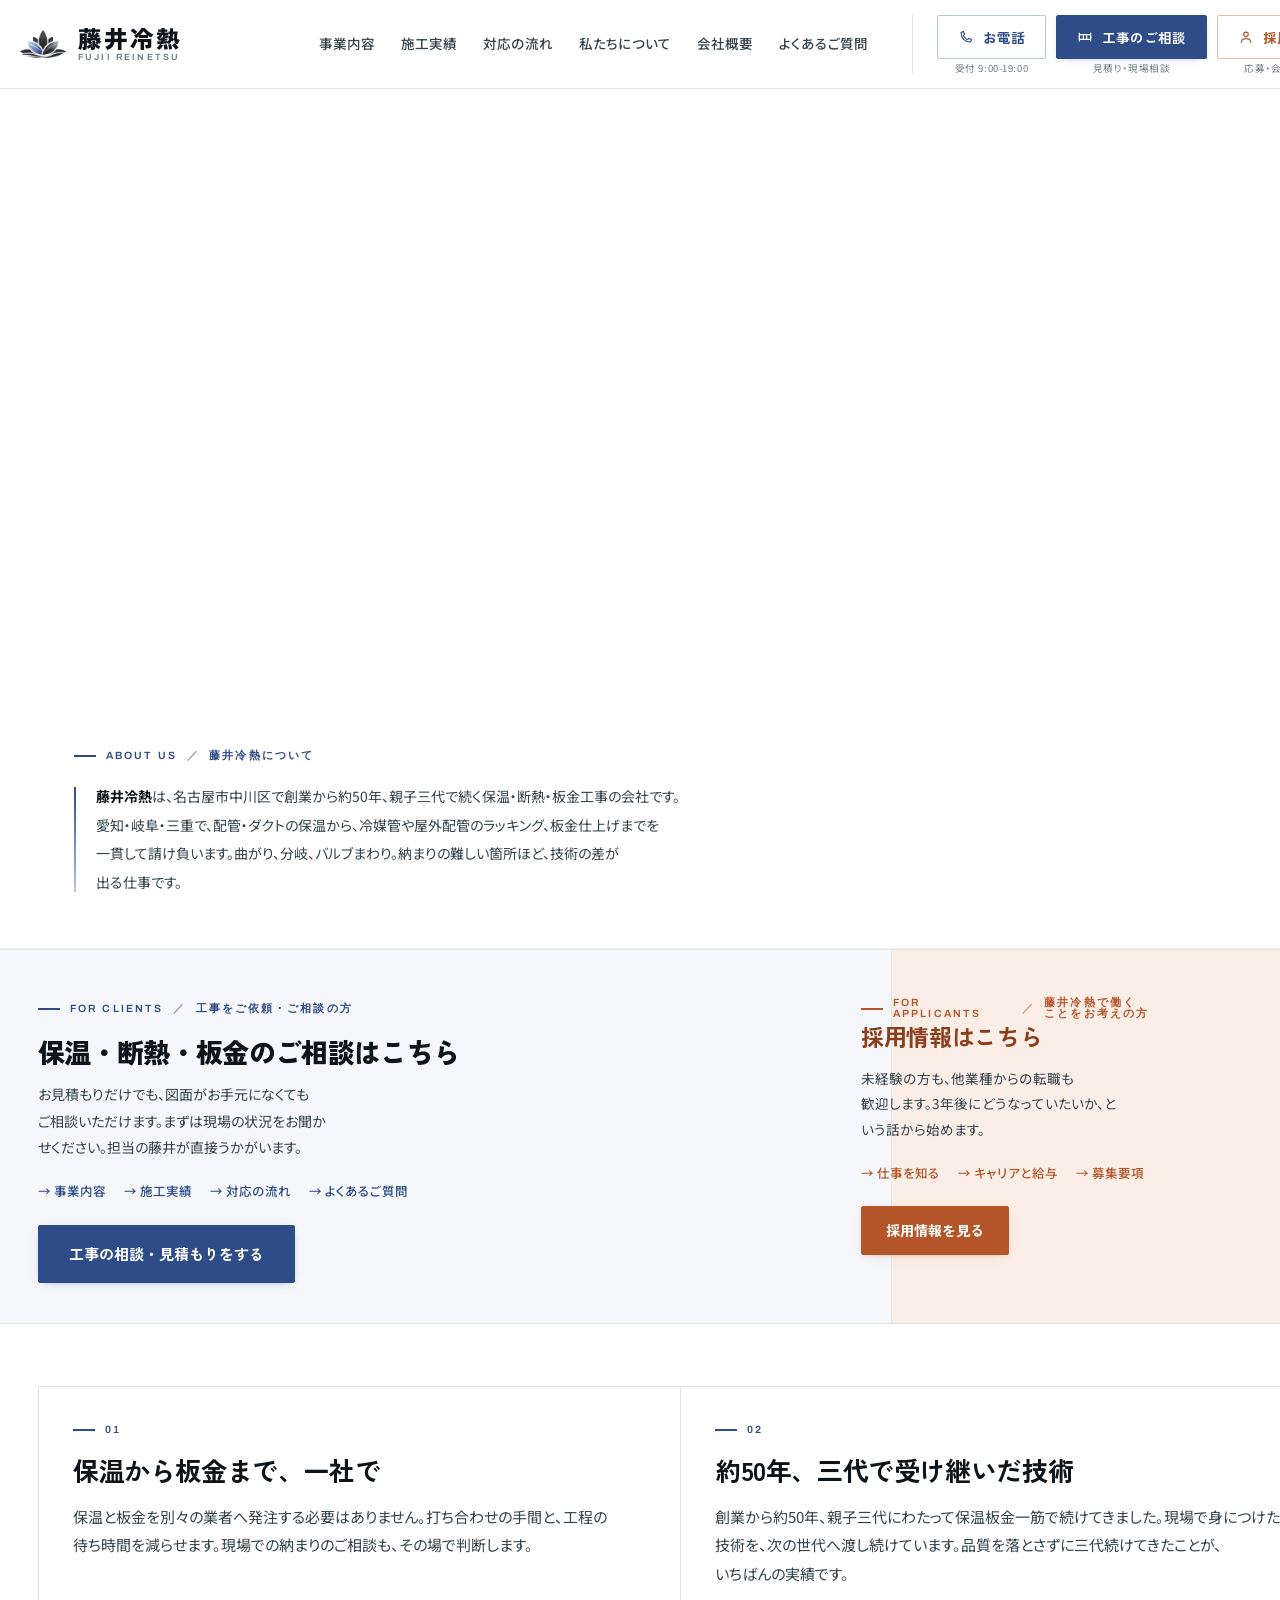
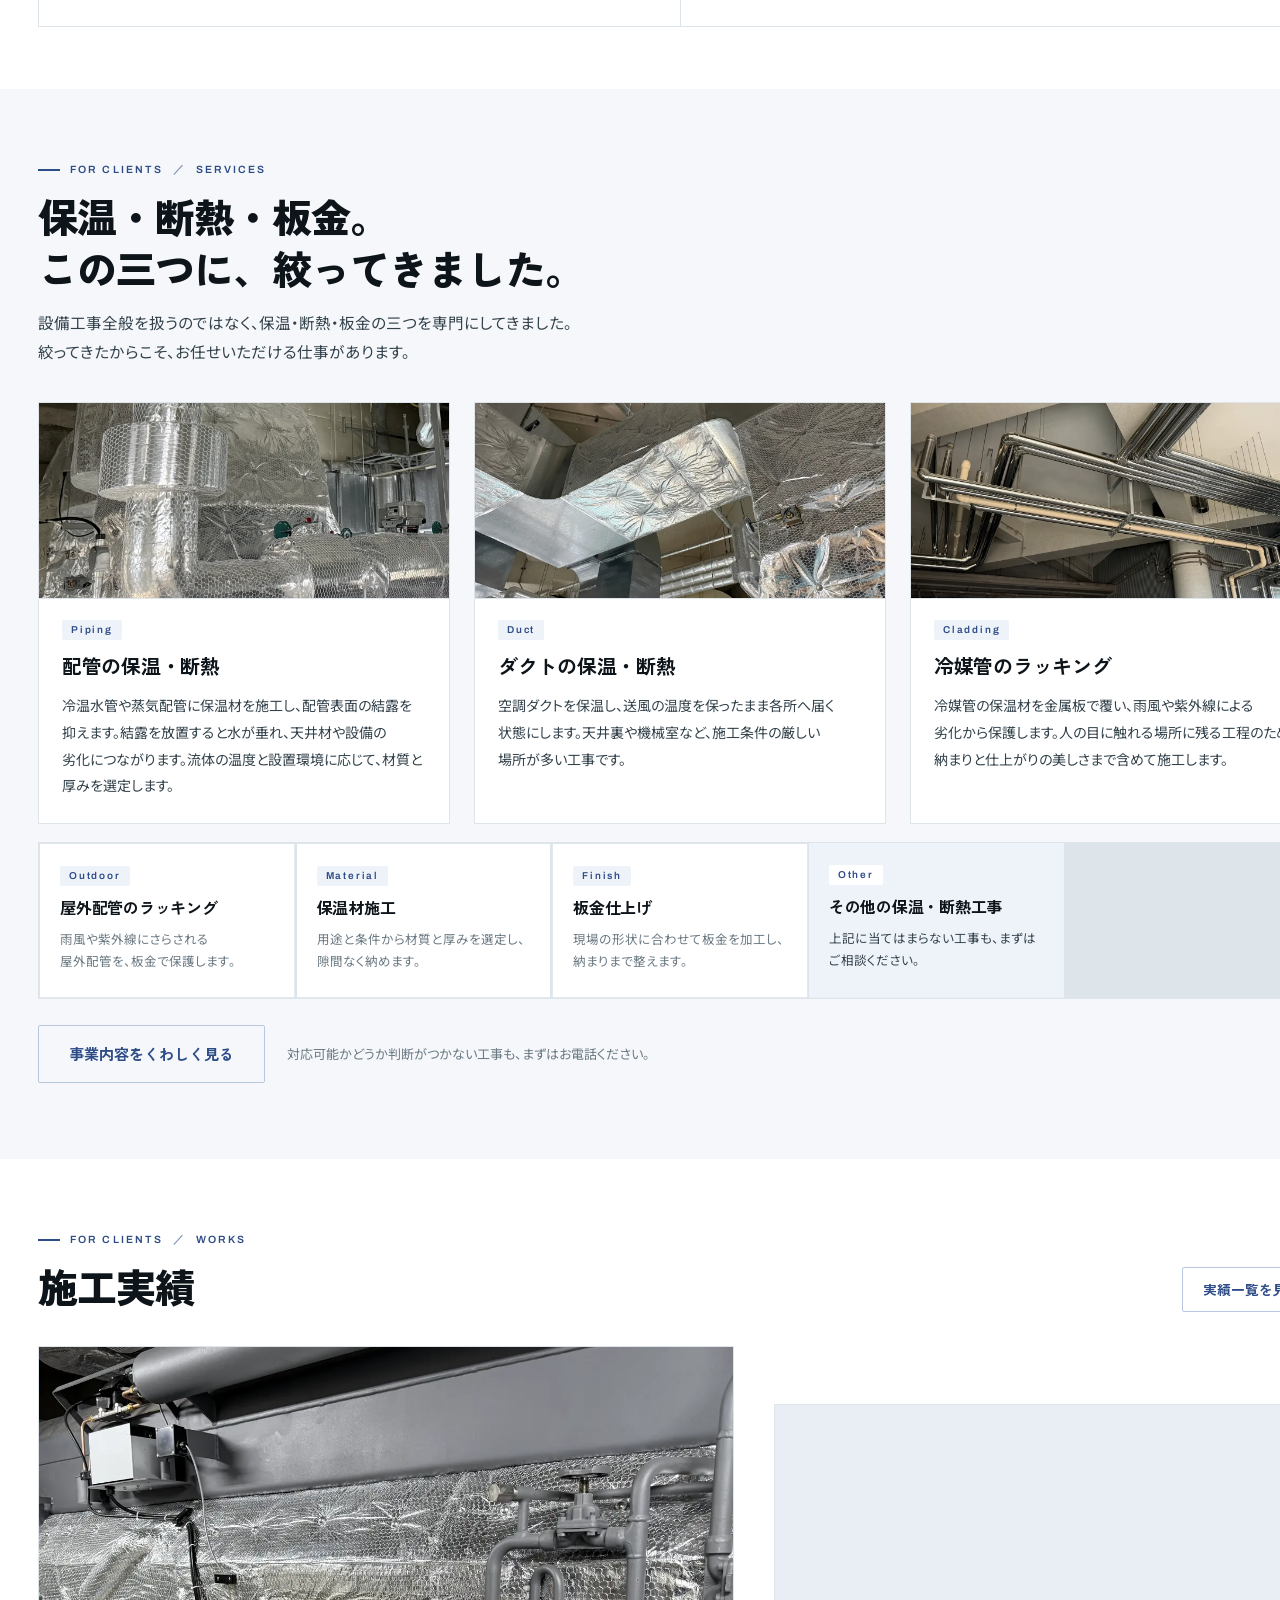
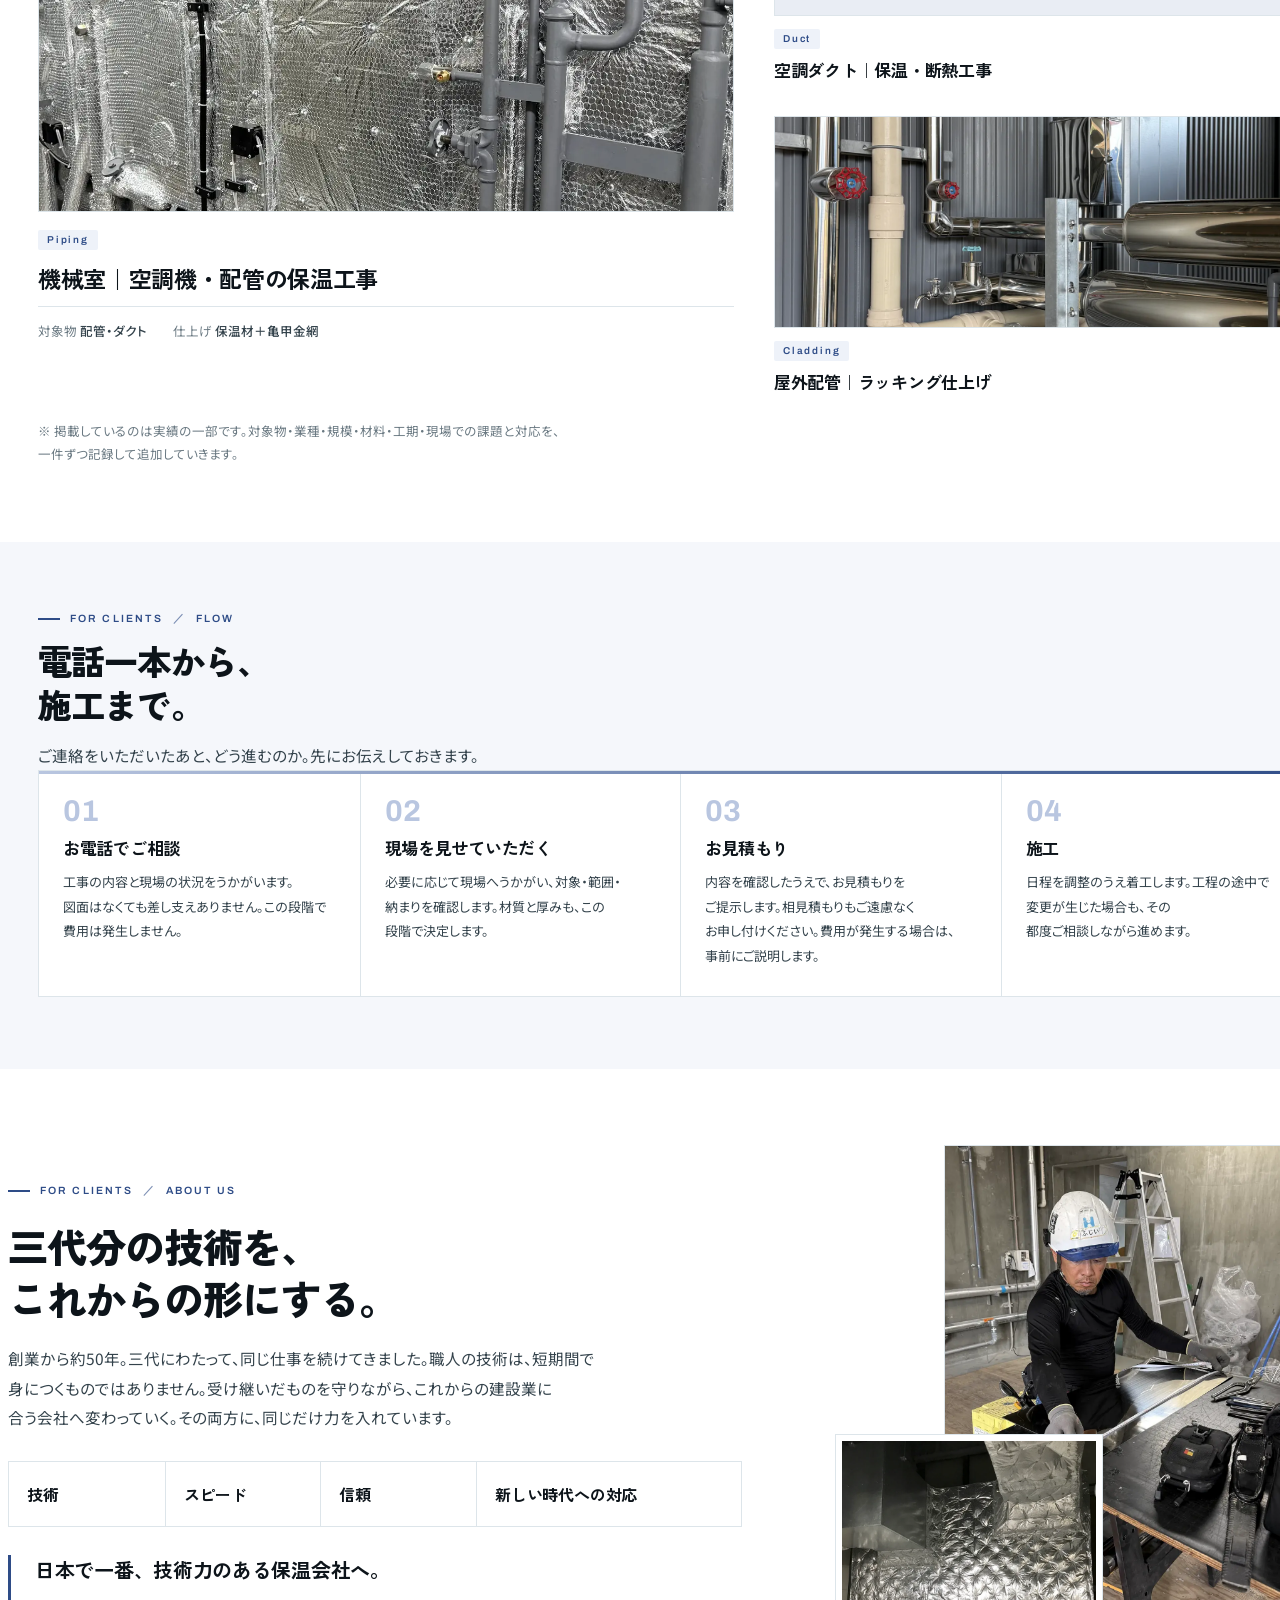
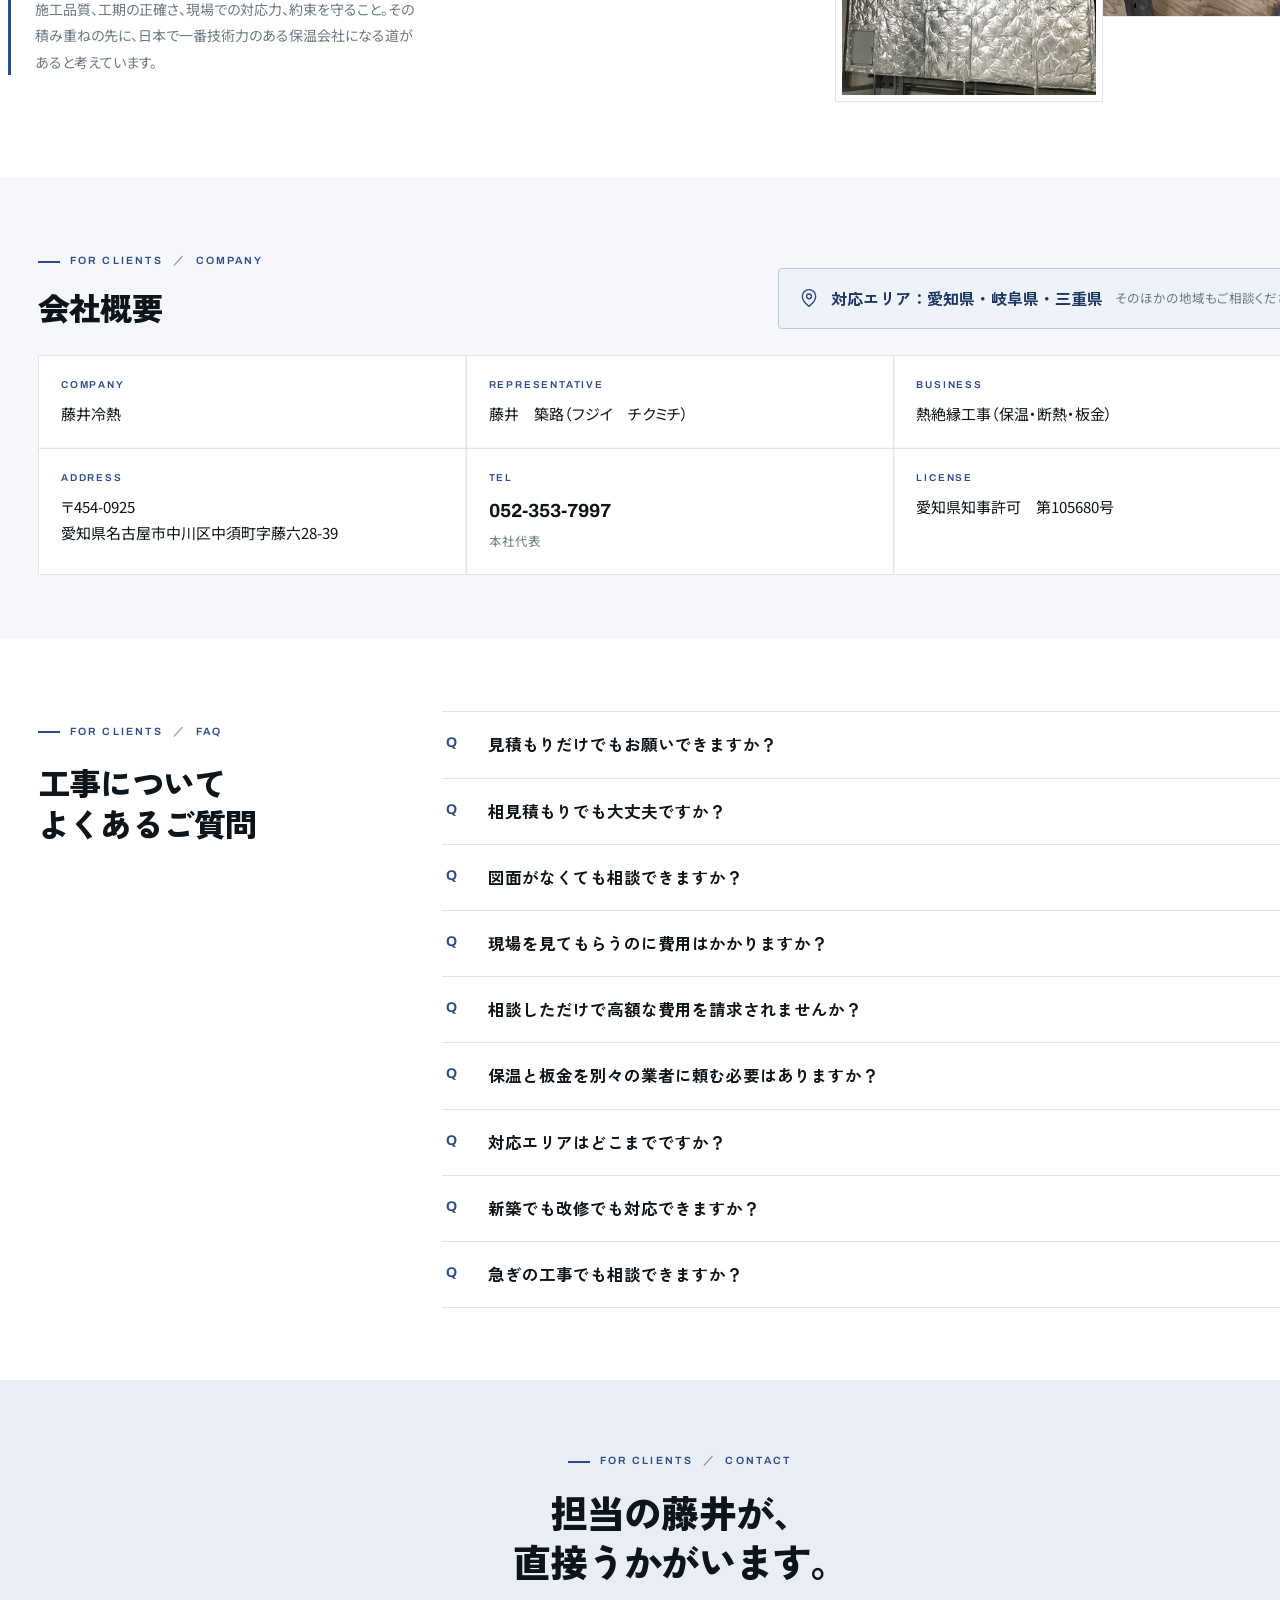
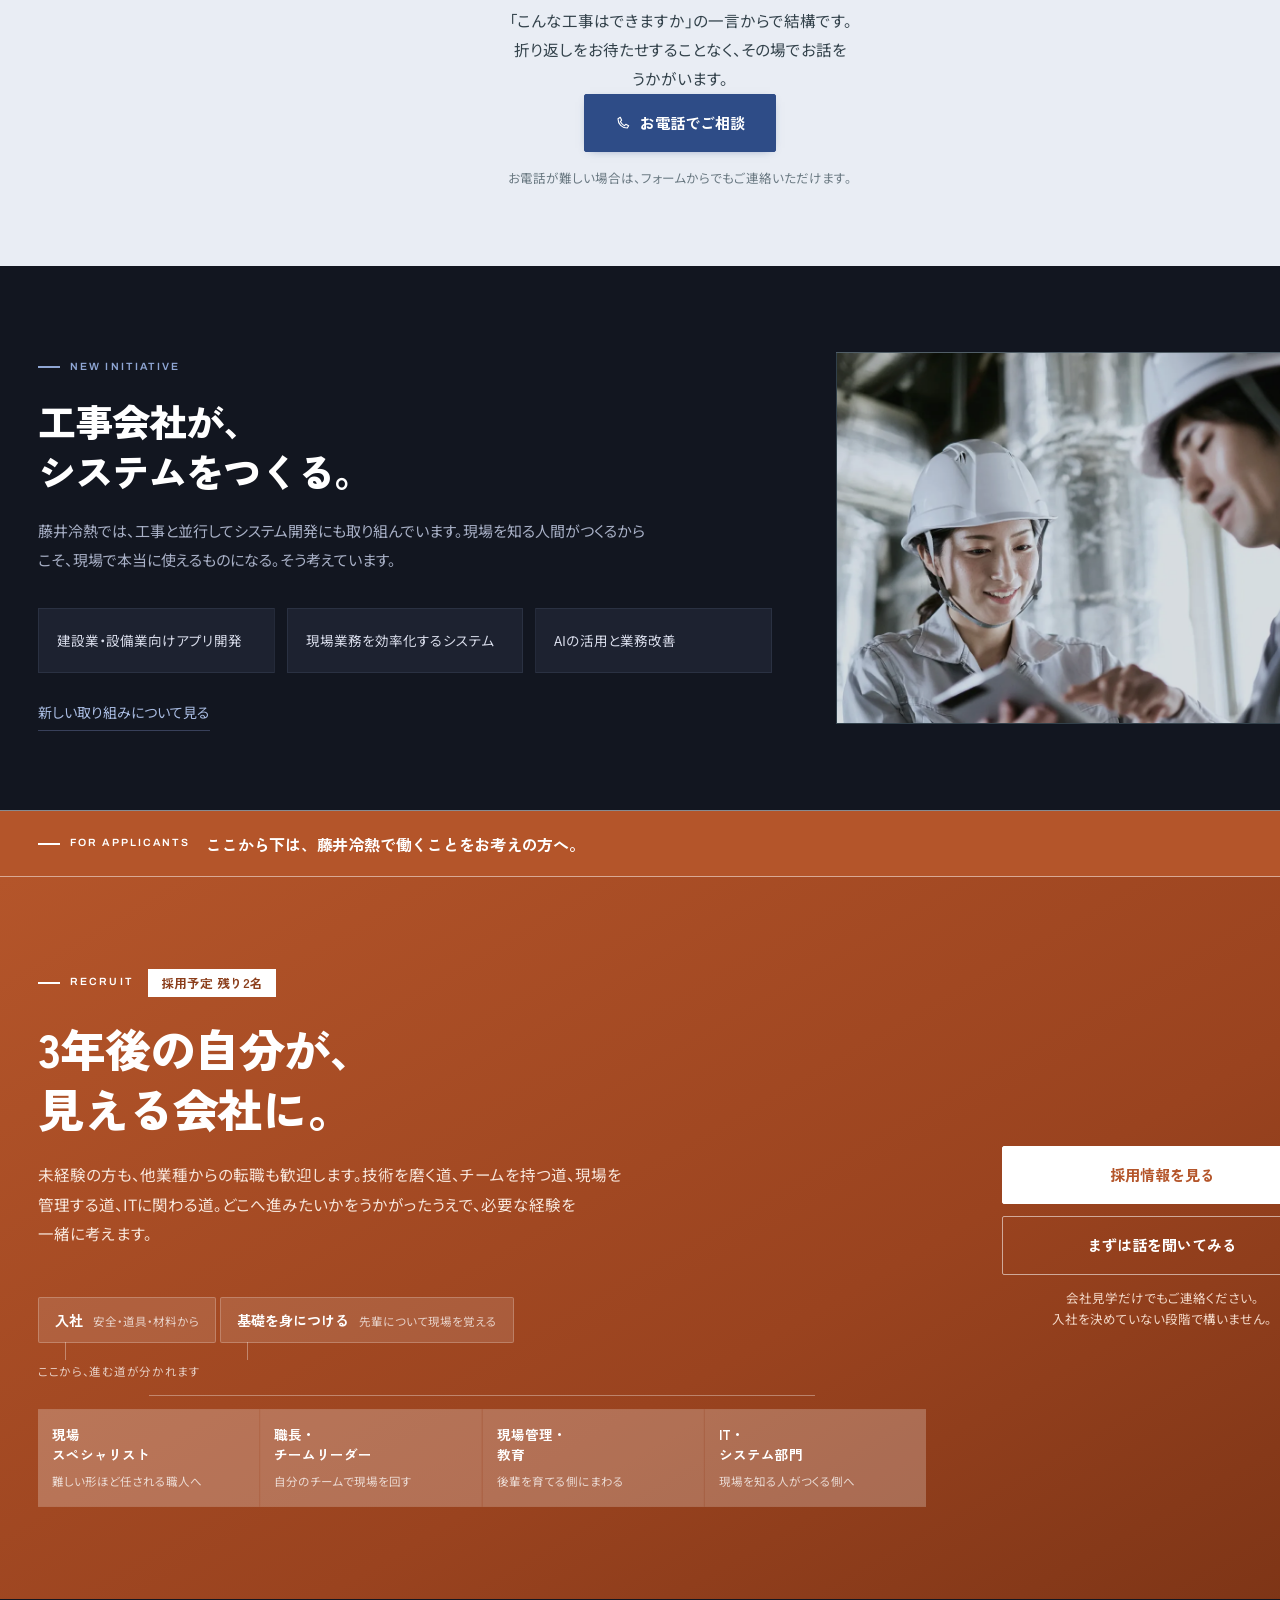
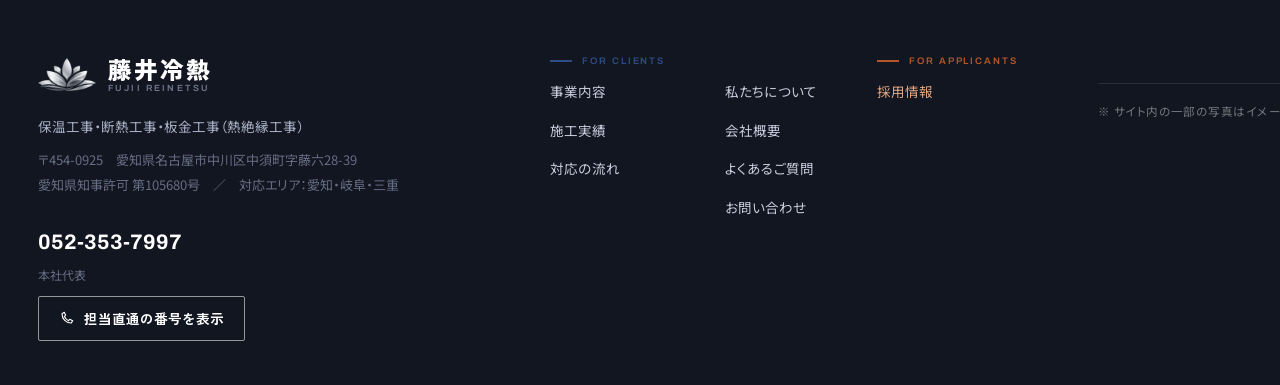
<file: index.html>
<!DOCTYPE html>
<html lang="ja">
<head>
<meta charset="utf-8">
<!-- ↑ 公開前の確認用サイトのため検索避け。本番ドメインへ移す時にこの1行を消す。 -->
<meta name="viewport" content="width=device-width, initial-scale=1">
<title>藤井冷熱｜名古屋市の保温工事・断熱工事・ラッキング｜愛知・岐阜・三重</title>
<meta name="description" content="愛知・岐阜・三重の保温工事なら藤井冷熱。配管・ダクトの保温から、冷媒管や屋外配管のラッキング、板金仕上げまで。名古屋市中川区、約50年続く保温板金の会社です。見積もりだけ、図面がなくてもご相談いただけます。">
<link rel="preconnect" href="https://fonts.googleapis.com">
<link rel="preconnect" href="https://fonts.gstatic.com" crossorigin>
<link rel="stylesheet" href="https://fonts.googleapis.com/css2?family=Archivo:wght@500;600;700&family=Shippori+Mincho+B1:wght@800&family=Noto+Sans+JP:wght@400;500;700&family=Zen+Kaku+Gothic+New:wght@500;700;900&display=swap">
<script>document.documentElement.classList.add('js');</script>
<script src="js/nav.js?v=53702c8f" defer></script>
<link rel="icon" href="img/favicon.png" type="image/png">
<link rel="stylesheet" href="css/reset.css?v=e600d7dc">
<link rel="stylesheet" href="css/style.css?v=d03579ec">

	<link rel="canonical" href="https://fujiiren1996.github.io/fujii-reinetsu/">
	<meta property="og:type" content="website">
	<meta property="og:site_name" content="藤井冷熱">
	<meta property="og:locale" content="ja_JP">
	<meta property="og:url" content="https://fujiiren1996.github.io/fujii-reinetsu/">
	<meta property="og:title" content="藤井冷熱｜名古屋市の保温工事・断熱工事・ラッキング｜愛知・岐阜・三重">
	<meta property="og:description" content="愛知・岐阜・三重の保温工事なら藤井冷熱。配管・ダクトの保温から、冷媒管や屋外配管のラッキング、板金仕上げまで。名古屋市中川区、約50年続く保温板金の会社です。見積もりだけ、図面がなくてもご相談いただけます。">
	<meta property="og:image" content="https://fujiiren1996.github.io/fujii-reinetsu/img/ogp.jpg">
	<meta property="og:image:width" content="1200">
	<meta property="og:image:height" content="630">
	<meta name="twitter:card" content="summary_large_image">
	<script type="application/ld+json">{"@context":"https://schema.org","@graph":[{"@type":"HVACBusiness","@id":"https://fujiiren1996.github.io/fujii-reinetsu/#org","name":"藤井冷熱","alternateName":"フジイレイネツ","url":"https://fujiiren1996.github.io/fujii-reinetsu/","logo":"https://fujiiren1996.github.io/fujii-reinetsu/img/logo.png","image":"https://fujiiren1996.github.io/fujii-reinetsu/img/ogp.jpg","description":"愛知県名古屋市中川区を拠点に、配管・ダクトの保温断熱工事、冷媒管や屋外配管のラッキング（板金仕上げ）を行う熱絶縁工事会社。創業から約50年、親子三代で愛知・岐阜・三重の現場に対応しています。","founder":{"@type":"Person","name":"藤井 築路"},"employee":{"@type":"Person","name":"藤井 築路","jobTitle":"代表"},"address":{"@type":"PostalAddress","postalCode":"454-0925","addressRegion":"愛知県","addressLocality":"名古屋市中川区","streetAddress":"中須町字藤六28-39","addressCountry":"JP"},"telephone":"+81-52-353-7997","openingHoursSpecification":[{"@type":"OpeningHoursSpecification","dayOfWeek":["Monday","Tuesday","Wednesday","Thursday","Friday","Saturday","Sunday"],"opens":"09:00","closes":"19:00"}],"areaServed":[{"@type":"AdministrativeArea","name":"愛知県"},{"@type":"AdministrativeArea","name":"岐阜県"},{"@type":"AdministrativeArea","name":"三重県"}],"knowsAbout":["保温工事","断熱工事","配管保温","ダクト保温","冷媒管ラッキング","板金工事","熱絶縁工事"],"sameAs":["https://www.kensetumap.com/company/316546/","https://tsukulink.net/aichi/city_231100/505792","https://kensetu-mirai.com/companies/aichi/6064646/"],"hasCredential":"愛知県知事許可 第105680号"},{"@type":"WebSite","@id":"https://fujiiren1996.github.io/fujii-reinetsu/#site","url":"https://fujiiren1996.github.io/fujii-reinetsu/","name":"藤井冷熱","inLanguage":"ja","publisher":{"@id":"https://fujiiren1996.github.io/fujii-reinetsu/#org"}},{"@type":"WebPage","@id":"https://fujiiren1996.github.io/fujii-reinetsu/#page","url":"https://fujiiren1996.github.io/fujii-reinetsu/","name":"藤井冷熱｜名古屋市の保温工事・断熱工事・ラッキング｜愛知・岐阜・三重","description":"愛知・岐阜・三重の保温工事なら藤井冷熱。配管・ダクトの保温から、冷媒管や屋外配管のラッキング、板金仕上げまで。名古屋市中川区、約50年続く保温板金の会社です。見積もりだけ、図面がなくてもご相談いただけます。","isPartOf":{"@id":"https://fujiiren1996.github.io/fujii-reinetsu/#site"},"about":{"@id":"https://fujiiren1996.github.io/fujii-reinetsu/#org"},"inLanguage":"ja"},{"@type":"BreadcrumbList","itemListElement":[{"@type":"ListItem","position":1,"name":"ホーム","item":"https://fujiiren1996.github.io/fujii-reinetsu/"}]},{"@type":"ItemList","name":"対応する工事","itemListElement":[{"@type":"ListItem","position":1,"item":{"@type":"Service","name":"配管の保温・断熱工事","description":"冷温水管や蒸気配管に保温材を施工し、配管表面の結露と熱損失を抑えます。流体の温度と設置環境に応じて材質と厚みを選定します。","provider":{"@id":"https://fujiiren1996.github.io/fujii-reinetsu/#org"},"areaServed":"愛知県・岐阜県・三重県"}},{"@type":"ListItem","position":2,"item":{"@type":"Service","name":"ダクトの保温・断熱工事","description":"空調ダクトを保温し、送風の温度を保ったまま各所へ届く状態にします。天井裏や機械室など施工条件の厳しい場所が多い工事です。","provider":{"@id":"https://fujiiren1996.github.io/fujii-reinetsu/#org"},"areaServed":"愛知県・岐阜県・三重県"}},{"@type":"ListItem","position":3,"item":{"@type":"Service","name":"冷媒管・屋外配管のラッキング（板金仕上げ）","description":"保温材を金属板で覆い、雨風や紫外線による劣化から保護します。人の目に触れる場所に残る工程のため、納まりと仕上がりの美しさまで含めて施工します。","provider":{"@id":"https://fujiiren1996.github.io/fujii-reinetsu/#org"},"areaServed":"愛知県・岐阜県・三重県"}}]},{"@type":"FAQPage","@id":"https://fujiiren1996.github.io/fujii-reinetsu/#faq","mainEntity":[{"@type":"Question","name":"見積もりだけでもお願いできますか？","acceptedAnswer":{"@type":"Answer","text":"可能です。まずは工事内容を確認したうえで、お見積もりをご案内します。"}},{"@type":"Question","name":"相見積もりでも大丈夫ですか？","acceptedAnswer":{"@type":"Answer","text":"問題ありません。内容を確認したうえで、適正な施工方法と金額をご提案します。"}},{"@type":"Question","name":"図面がなくても相談できますか？","acceptedAnswer":{"@type":"Answer","text":"図面はなくても差し支えありません。必要に応じて現場へうかがい、対象と範囲、納まりを確認します。"}},{"@type":"Question","name":"現場を見てもらうのに費用はかかりますか？","acceptedAnswer":{"@type":"Answer","text":"かかりません。お電話でのご相談から現地確認までの段階で、費用は発生しません。費用が発生する場合は、事前にご説明します。"}},{"@type":"Question","name":"相談しただけで高額な費用を請求されませんか？","acceptedAnswer":{"@type":"Answer","text":"相談の段階で突然費用が発生するような進め方はしません。費用がかかる場合は、事前にご説明します。"}},{"@type":"Question","name":"保温と板金を別々の業者に頼む必要はありますか？","acceptedAnswer":{"@type":"Answer","text":"その必要はありません。保温材の施工から板金仕上げまで一社で対応します。打ち合わせの手間と、工程の待ち時間を減らせます。"}},{"@type":"Question","name":"対応エリアはどこまでですか？","acceptedAnswer":{"@type":"Answer","text":"愛知県・岐阜県・三重県の東海3県が中心です。そのほかの地域も、まずはご相談ください。"}},{"@type":"Question","name":"新築でも改修でも対応できますか？","acceptedAnswer":{"@type":"Answer","text":"どちらも対応します。工場、ビル・テナント、病院・施設、商業施設、屋外まで、新築・改修を問わず承ります。"}},{"@type":"Question","name":"急ぎの工事でも相談できますか？","acceptedAnswer":{"@type":"Answer","text":"日程や現場状況によりますが、まずはご連絡ください。可能な範囲で対応を検討します。"}}]}]}</script>
</head>
<body>
<svg class="u-sprite" width="0" height="0" aria-hidden="true" focusable="false"><defs>
<symbol id="i-pipe" viewBox="0 0 24 24"><rect x="3.5" y="8.5" width="17" height="7" rx="1.6"/><path d="M3.5 6v12M20.5 6v12"/><path d="M9.5 8.5v7M14.5 8.5v7"/></symbol>
<symbol id="i-user" viewBox="0 0 24 24"><circle cx="12" cy="8" r="3.4"/><path d="M5 20c0-3.6 3.1-5.6 7-5.6s7 2 7 5.6"/></symbol>
<symbol id="i-phone" viewBox="0 0 24 24"><path d="M4.5 5.5c0 8 6 14 14 14l2-3.4-4.3-2.1-2 2a14 14 0 0 1-6.2-6.2l2-2L7.9 3.5z"/></symbol>
<symbol id="i-cam" viewBox="0 0 24 24"><path d="M3 7.5h4L9 5h6l2 2.5h4v12H3z"/><circle cx="12" cy="13" r="3.6"/></symbol>
<symbol id="i-down" viewBox="0 0 24 24"><path d="M12 4v15"/><path d="M6 13l6 6 6-6"/></symbol>
<symbol id="i-arrow" viewBox="0 0 24 24"><path d="M4 12h15"/><path d="M13 6l6 6-6 6"/></symbol>
<symbol id="i-wrench" viewBox="0 0 24 24"><path d="M15.5 3.5a5 5 0 0 0-6.5 6.2L3.7 15a2.4 2.4 0 1 0 3.4 3.4l5.3-5.3a5 5 0 0 0 6.2-6.5l-3 3-2.6-.7-.7-2.6z"/></symbol>
<symbol id="i-users" viewBox="0 0 24 24"><path d="M16 20v-1.8a4 4 0 0 0-4-4H6a4 4 0 0 0-4 4V20"/><circle cx="9" cy="7" r="3.2"/><path d="M22 20v-1.8a4 4 0 0 0-3-3.8"/><path d="M16.4 3.7a4 4 0 0 1 0 6.6"/></symbol>
<symbol id="i-clip" viewBox="0 0 24 24"><rect x="8" y="2.6" width="8" height="4" rx="1.2"/><path d="M9 4.6H7a2 2 0 0 0-2 2v12.4a2 2 0 0 0 2 2h10a2 2 0 0 0 2-2V6.6a2 2 0 0 0-2-2h-2"/><path d="M9 13.6l2.2 2.2 4-4"/></symbol>
<symbol id="i-code" viewBox="0 0 24 24"><path d="M9 18l-6-6 6-6"/><path d="M15 6l6 6-6 6"/></symbol>
<symbol id="i-up" viewBox="0 0 24 24"><path d="M3 17l6-6 4 4 8-8"/><path d="M15 7h6v6"/></symbol>
<symbol id="i-cap" viewBox="0 0 24 24"><path d="M22 9L12 4 2 9l10 5 10-5z"/><path d="M6 11.5V16c0 1.7 2.7 3 6 3s6-1.3 6-3v-4.5"/></symbol>
<symbol id="i-heart" viewBox="0 0 24 24"><path d="M20.8 5.6a5 5 0 0 0-7.1 0L12 7.3l-1.7-1.7a5 5 0 1 0-7.1 7.1L12 21.4l8.8-8.7a5 5 0 0 0 0-7.1z"/></symbol>
<symbol id="i-shield" viewBox="0 0 24 24"><path d="M12 2.5l8 3v6c0 5-3.4 9.3-8 10.5C7.4 20.8 4 16.5 4 11.5v-6z"/><path d="M8.8 12l2.3 2.3 4.2-4.2"/></symbol>
<symbol id="i-box" viewBox="0 0 24 24"><path d="M20.5 7.3L12 3 3.5 7.3v9.4L12 21l8.5-4.3z"/><path d="M3.5 7.3L12 11.6l8.5-4.3"/><path d="M12 21v-9.4"/></symbol>
<symbol id="i-check" viewBox="0 0 24 24"><path d="M5 12.8l4.6 4.6L19 7"/></symbol>
<symbol id="i-award" viewBox="0 0 24 24"><circle cx="12" cy="8.6" r="5.8"/><path d="M8.4 13.6L7 22l5-2.7L17 22l-1.4-8.4"/></symbol>
<symbol id="i-star" viewBox="0 0 24 24"><path d="M12 3.5l2.6 5.4 5.9.8-4.3 4.1 1 5.9L12 17l-5.2 2.7 1-5.9L3.5 9.7l5.9-.8z"/></symbol>
<symbol id="i-sun" viewBox="0 0 24 24"><circle cx="12" cy="12" r="4.2"/><path d="M12 2.4v2.2M12 19.4v2.2M4.2 4.2l1.6 1.6M18.2 18.2l1.6 1.6M2.4 12h2.2M19.4 12h2.2M4.2 19.8l1.6-1.6M18.2 5.8l1.6-1.6"/></symbol>
<symbol id="i-msg" viewBox="0 0 24 24"><path d="M21 11.8a8 8 0 0 1-8 8H8.4L3.5 22.5l1.2-4.3A8 8 0 1 1 21 11.8z"/></symbol>
<symbol id="i-pin" viewBox="0 0 24 24"><path d="M20 10c0 6-8 12-8 12S4 16 4 10a8 8 0 1 1 16 0z"/><circle cx="12" cy="10" r="2.9"/></symbol>
<symbol id="i-eye" viewBox="0 0 24 24"><path d="M2 12s3.8-6.5 10-6.5S22 12 22 12s-3.8 6.5-10 6.5S2 12 2 12z"/><circle cx="12" cy="12" r="3"/></symbol>
<symbol id="i-ruler" viewBox="0 0 24 24"><path d="M15.3 2.6l6.1 6.1a1 1 0 0 1 0 1.4L9.8 21.7a1 1 0 0 1-1.4 0l-6.1-6.1a1 1 0 0 1 0-1.4L13.9 2.6a1 1 0 0 1 1.4 0z"/><path d="M12 6l1.8 1.8M9 9l1.8 1.8M6 12l1.8 1.8"/></symbol>
</defs></svg>

<header class="l-header">
	<div class="l-header__inner">
		<a class="l-header__logo" href="index.html">
			<img class="l-header__mark" src="img/logo.png" alt="藤井冷熱" width="240" height="141" alt="">
			<span class="l-header__wordmark"><b>藤井冷熱</b><i>FUJII REINETSU</i></span>
		</a>
		<button type="button" class="l-header__menu js-drawer" aria-expanded="false" aria-controls="drawer">
			<span class="l-header__menu__bars" aria-hidden="true"><i></i><i></i></span>
			<span class="l-header__menu__txt">メニュー</span>
		</button>
		<nav class="l-header__nav" aria-label="メインメニュー">
			<a href="#services">事業内容</a>
			<a href="#works">施工実績</a>
			<a href="#flow">対応の流れ</a>
			<a href="#about">私たちについて</a>
			<a href="#profile">会社概要</a>
			<a href="#faq">よくあるご質問</a>
		</nav>
		<div class="l-header__doors">
			<div class="l-header__door">
				<div class="c-tel c-tel--head">
					<button type="button" class="c-btn c-btn--oblue c-btn--sm c-tel__trigger" aria-expanded="false" data-open-text="閉じる">
						<svg class="c-btn__ic c-btn__ic--ring"><use href="#i-phone"/></svg><span class="l-header__lb">お電話</span><span class="l-header__lb--sp">電話</span>
					</button>
					<div class="c-tel__panel" hidden>
						<span class="c-eyebrow c-eyebrow--client c-eyebrow--xs">担当 藤井 蓮</span>
						<a class="c-tel__num" href="tel:09047994123">090-4799-4123</a>
						<span class="c-tel__hours">9:00-19:00 ／ 土日祝も対応</span>
						<a class="c-btn c-btn--oblue c-btn--sm" href="tel:09047994123"><svg class="c-btn__ic c-btn__ic--ring"><use href="#i-phone"/></svg><span>この番号にかける</span></a>
					</div>
				</div>
				<span>受付 9:00-19:00</span>
			</div>
			<div class="l-header__door">
				<a class="c-btn c-btn--blue c-btn--sm" href="#contact"><svg class="c-btn__ic"><use href="#i-pipe"/></svg><span class="l-header__lb">工事のご相談</span><span class="l-header__lb--sp">見積り</span></a>
				<span>見積り・現場相談</span>
			</div>
			<div class="l-header__door l-header__door--switch">
				<a class="c-btn c-btn--ocop c-btn--sm" href="recruit.html"><svg class="c-btn__ic"><use href="#i-user"/></svg><span class="l-header__lb">採用情報</span><span class="l-header__lb--sp">採用</span></a>
				<span>応募・会社見学</span>
			</div>
		</div>
	</div>
</header>
<nav class="c-worlds" aria-label="サイトの切り替え">
	<a class="c-worlds__i c-worlds__i--client is-current" href="index.html" aria-current="true"><b>工事のご依頼</b><i>お客様の方へ</i></a>
	<a class="c-worlds__i c-worlds__i--recruit" href="recruit.html"><b>採用・求人</b><i>働きたい方へ</i><svg class="c-worlds__ar" aria-hidden="true"><use href="#i-arrow"/></svg></a>
</nav>

<main>

<section class="p-hero">
	<picture><source media="(max-width: 768px)" srcset="img/photos/hero-top-sp.webp" width="1254" height="1254"><img class="p-hero__art" src="img/photos/hero-top.webp" width="1725" height="755" alt="東海3県の保温・断熱工事は藤井冷熱へ。約50年続く、保温板金の会社です。確かな技術／高い対応力／地域密着" fetchpriority="high" decoding="async"></picture>
	<div class="p-hero__txt">
		<p>Insulation ／ Cladding ／ Sheet metal</p>
		<h1>東海3県の保温・断熱工事は藤井冷熱へ。</h1>
		<p>約50年続く、保温板金の会社です。守るのは、建物の未来と、人の暮らし。</p>
		<p>確かな技術：三代続く職人の技。高い対応力：現場に合わせた最適な施工。地域密着：東海3県で信頼の実績。</p>
		<p>つくるのは、あたりまえの快適さ。</p>
	</div>
	<a class="p-hero__hit p-hero__hit--a" href="#contact"><span>お問い合わせ</span></a>
	<a class="p-hero__hit p-hero__hit--b" href="recruit.html"><span>採用情報を見る</span></a>
	<a class="p-hero__hit p-hero__hit--sa" href="#contact"><span>お問い合わせ</span></a>
	<a class="p-hero__hit p-hero__hit--sb" href="recruit.html"><span>採用情報を見る</span></a>
</section>

<section class="p-intro">
	<div class="p-intro__inner">
		<p class="c-eyebrow c-eyebrow--client js-fadein">About us <i>／</i> 藤井冷熱について</p>
		<p class="p-intro__lead js-fadein" style="--d:120ms"><b>藤井冷熱</b>は、名古屋市中川区で創業から約50年、親子三代で続く保温・断熱・板金工事の会社です。愛知・岐阜・三重で、配管・ダクトの保温から、冷媒管や屋外配管のラッキング、板金仕上げまでを一貫して請け負います。曲がり、分岐、バルブまわり。納まりの難しい箇所ほど、技術の差が出る仕事です。</p>
	</div>
</section>

<section class="p-doors" aria-label="ご用件の分岐">
	<div class="p-doors__inner">
		<div class="p-doors__client js-fadein js-fadein--wipe-l">
			<p class="c-eyebrow c-eyebrow--client">For clients <i>／</i> 工事をご依頼・ご相談の方</p>
			<h2 class="u-dp p-doors__ttl">保温・断熱・板金のご相談はこちら</h2>
			<p class="p-doors__lead">お見積もりだけでも、図面がお手元になくてもご相談いただけます。まずは現場の状況をお聞かせください。担当の藤井が直接うかがいます。</p>
			<p class="p-doors__links">
				<a href="#services">→ 事業内容</a><a href="#works">→ 施工実績</a><a href="#flow">→ 対応の流れ</a><a href="#faq">→ よくあるご質問</a>
			</p>
			<a class="c-btn c-btn--blue p-doors__btn" href="#contact"><span>工事の相談・見積もりをする</span></a>
		</div>
		<div class="p-doors__recruit js-fadein js-fadein--wipe-r" style="--d:100ms">
			<p class="c-eyebrow c-eyebrow--recruit">For applicants <i>／</i> 藤井冷熱で働くことをお考えの方</p>
			<h2 class="p-doors__ttl--sm">採用情報はこちら</h2>
			<p class="p-doors__lead p-doors__lead--sm">未経験の方も、他業種からの転職も歓迎します。3年後にどうなっていたいか、という話から始めます。</p>
			<p class="p-doors__links">
				<a href="recruit.html#work">→ 仕事を知る</a><a href="recruit.html#salary">→ キャリアと給与</a><a href="recruit.html#req">→ 募集要項</a>
			</p>
			<a class="c-btn c-btn--cop p-doors__btn p-doors__btn--sm" href="recruit.html"><span>採用情報を見る</span></a>
		</div>
	</div>
</section>

<section class="l-section l-section--sm">
	<div class="l-inner">
		<div class="p-pillars" data-seq="150">
			<div class="p-pillars__cell js-fadein js-fadein--open">
				<span class="c-eyebrow c-eyebrow--client">01</span>
				<b class="u-dp7">保温から板金まで、一社で</b>
				<p>保温と板金を別々の業者へ発注する必要はありません。打ち合わせの手間と、工程の待ち時間を減らせます。現場での納まりのご相談も、その場で判断します。</p>
			</div>
			<div class="p-pillars__cell js-fadein js-fadein--open">
				<span class="c-eyebrow c-eyebrow--client">02</span>
				<b class="u-dp7">約50年、三代で受け継いだ技術</b>
				<p>創業から約50年、親子三代にわたって保温板金一筋で続けてきました。現場で身につけた技術を、次の世代へ渡し続けています。品質を落とさずに三代続けてきたことが、いちばんの実績です。</p>
			</div>
		</div>
	</div>
</section>

<section class="l-section l-section--bg" id="services">
	<div class="l-inner">
		<div class="c-sechead js-fadein">
			<p class="c-eyebrow c-eyebrow--client">For clients <i>／</i> Services</p>
			<h2 class="u-dp js-inview-lines">保温・断熱・板金。<br>この三つに、絞ってきました。</h2>
			<p class="c-sechead__lead">設備工事全般を扱うのではなく、保温・断熱・板金の三つを専門にしてきました。絞ってきたからこそ、お任せいただける仕事があります。</p>
		</div>

		<div class="p-services__main" data-stagger="110">
			<div class="p-services__card js-fadein">
				<figure class="c-photo c-photo--tiny p-services__thumb js-inview-sheen c-photo--has" style="--pos:50% 50%"><img src="img/photos/svc-piping.webp" alt="保温した配管の曲がりとバルブまわり" loading="lazy" decoding="async" width="1400" height="1050"></figure>
				<div class="p-services__body">
					<span class="c-tag c-tag--blue">Piping</span>
					<b class="u-dp7">配管の保温・断熱</b>
					<p>冷温水管や蒸気配管に保温材を施工し、配管表面の結露を抑えます。結露を放置すると水が垂れ、天井材や設備の劣化につながります。流体の温度と設置環境に応じて、材質と厚みを選定します。</p>
				</div>
			</div>
			<div class="p-services__card js-fadein">
				<figure class="c-photo c-photo--tiny p-services__thumb js-inview-sheen c-photo--has" style="--pos:50% 45%"><img src="img/photos/svc-duct.webp" alt="亀甲金網で仕上げた角ダクトの保温" loading="lazy" decoding="async" width="1400" height="1050"></figure>
				<div class="p-services__body">
					<span class="c-tag c-tag--blue">Duct</span>
					<b class="u-dp7">ダクトの保温・断熱</b>
					<p>空調ダクトを保温し、送風の温度を保ったまま各所へ届く状態にします。天井裏や機械室など、施工条件の厳しい場所が多い工事です。</p>
				</div>
			</div>
			<div class="p-services__card js-fadein">
				<figure class="c-photo c-photo--tiny p-services__thumb js-inview-sheen c-photo--has" style="--pos:50% 45%"><img src="img/photos/svc-clad.webp" alt="鏡面ステンレスで仕上げたラッキング配管" loading="lazy" decoding="async" width="1400" height="1050"></figure>
				<div class="p-services__body">
					<span class="c-tag c-tag--blue">Cladding</span>
					<b class="u-dp7">冷媒管のラッキング</b>
					<p>冷媒管の保温材を金属板で覆い、雨風や紫外線による劣化から保護します。人の目に触れる場所に残る工程のため、納まりと仕上がりの美しさまで含めて施工します。</p>
				</div>
			</div>
		</div>

		<div class="p-services__sub" data-seq="70">
			<div class="c-card js-fadein js-fadein--wipe-l"><span class="c-tag c-tag--blue">Outdoor</span><b class="u-dp7">屋外配管のラッキング</b><p>雨風や紫外線にさらされる屋外配管を、板金で保護します。</p></div>
			<div class="c-card js-fadein js-fadein--wipe-l"><span class="c-tag c-tag--blue">Material</span><b class="u-dp7">保温材施工</b><p>用途と条件から材質と厚みを選定し、隙間なく納めます。</p></div>
			<div class="c-card js-fadein js-fadein--wipe-l"><span class="c-tag c-tag--blue">Finish</span><b class="u-dp7">板金仕上げ</b><p>現場の形状に合わせて板金を加工し、納まりまで整えます。</p></div>
			<div class="c-card c-card--other js-fadein js-fadein--wipe-l"><span class="c-tag c-tag--white">Other</span><b class="u-dp7">その他の保温・断熱工事</b><p>上記に当てはまらない工事も、まずはご相談ください。</p></div>
		</div>

		<div class="p-services__foot js-fadein">
			<a class="c-btn c-btn--oblue" href="#services"><span>事業内容をくわしく見る</span></a>
			<span class="p-services__hint">対応可能かどうか判断がつかない工事も、まずはお電話ください。</span>
		</div>
	</div>
</section>

<section class="l-section" id="works">
	<div class="l-inner">
		<div class="p-works__head js-fadein">
			<div class="c-sechead">
				<p class="c-eyebrow c-eyebrow--client">For clients <i>／</i> Works</p>
				<h2 class="u-dp">施工実績</h2>
			</div>
			<a class="c-btn c-btn--oblue c-btn--sm" href="#works"><span>実績一覧を見る</span></a>
		</div>
		<div class="p-works__grid">
			<div class="p-works__lead js-fadein js-fadein--diag">
				<figure class="c-photo p-works__leadph js-inview-sheen c-photo--has" style="--pos:50% 55%"><span class="c-photo__grid"></span><img src="img/photos/works-lead.webp" alt="アルミガラスクロスと亀甲金網で保温した空調機まわり" loading="lazy" decoding="async" width="1400" height="875"></figure>
				<div class="p-works__cap">
					<span class="c-tag c-tag--blue">Piping</span>
					<b class="u-dp7">機械室｜空調機・配管の保温工事</b>
					<p class="p-works__meta">
						<span>対象物 <b>配管・ダクト</b></span>
						<span>仕上げ <b>保温材＋亀甲金網</b></span>
					</p>
				</div>
			</div>
			<div class="p-works__side" data-seq="170">
				<div class="p-works__item js-fadein js-fadein--wipe-r">
					<figure class="c-photo c-photo--tiny p-works__itemph c-photo--has" style="--pos:50% 50%"><img src="img/photos/works-duct.webp" alt="分岐した角ダクトの保温仕上げ" loading="lazy" decoding="async" width="1400" height="1050"></figure>
					<div class="p-works__itemcap"><span class="c-tag c-tag--blue">Duct</span><b class="u-dp7">空調ダクト｜保温・断熱工事</b></div>
				</div>
				<div class="p-works__item js-fadein js-fadein--wipe-r">
					<figure class="c-photo c-photo--tiny p-works__itemph c-photo--has" style="--pos:50% 50%"><img src="img/photos/works-outdoor.webp" alt="屋外機械スペースのラッキング配管とバルブ" loading="lazy" decoding="async" width="1400" height="1050"></figure>
					<div class="p-works__itemcap"><span class="c-tag c-tag--blue">Cladding</span><b class="u-dp7">屋外配管｜ラッキング仕上げ</b></div>
				</div>
			</div>
		</div>
		<p class="p-works__note">※ 掲載しているのは実績の一部です。対象物・業種・規模・材料・工期・現場での課題と対応を、一件ずつ記録して追加していきます。</p>
	</div>
</section>

<section class="l-section l-section--bg p-flow" id="flow">
	<div class="l-inner">
		<div class="c-sechead js-fadein">
			<p class="c-eyebrow c-eyebrow--client">For clients <i>／</i> Flow</p>
			<h2 class="u-dp js-inview-lines c-sechead__h--sm">電話一本から、<br>施工まで。</h2>
			<p class="c-sechead__lead">ご連絡をいただいたあと、どう進むのか。先にお伝えしておきます。</p>
		</div>
		<ol class="p-flow__list">
			<li class="p-flow__rail js-fadein js-fadein--growx" aria-hidden="true"></li>
			<li class="p-flow__item js-fadein js-fadein--pop" style="--d:100ms"><span class="p-flow__num">01</span><b class="u-dp7">お電話でご相談</b><p>工事の内容と現場の状況をうかがいます。図面はなくても差し支えありません。この段階で費用は発生しません。</p></li>
			<li class="p-flow__item js-fadein js-fadein--pop" style="--d:260ms"><span class="p-flow__num">02</span><b class="u-dp7">現場を見せていただく</b><p>必要に応じて現場へうかがい、対象・範囲・納まりを確認します。材質と厚みも、この段階で決定します。</p></li>
			<li class="p-flow__item js-fadein js-fadein--pop" style="--d:300ms"><span class="p-flow__num">03</span><b class="u-dp7">お見積もり</b><p>内容を確認したうえで、お見積もりをご提示します。相見積もりもご遠慮なくお申し付けください。費用が発生する場合は、事前にご説明します。</p></li>
			<li class="p-flow__item js-fadein js-fadein--pop" style="--d:580ms"><span class="p-flow__num">04</span><b class="u-dp7">施工</b><p>日程を調整のうえ着工します。工程の途中で変更が生じた場合も、その都度ご相談しながら進めます。</p></li>
		</ol>
	</div>
</section>

<section class="l-section" id="about">
	<div class="l-inner p-about__inner">
		<div class="js-fadein js-fadein--left">
			<p class="c-eyebrow c-eyebrow--client">For clients <i>／</i> About us</p>
			<h2 class="u-dp p-about__ttl js-inview-lines">三代分の技術を、<br>これからの形にする。</h2>
			<p class="p-about__lead">創業から約50年。三代にわたって、同じ仕事を続けてきました。職人の技術は、短期間で身につくものではありません。受け継いだものを守りながら、これからの建設業に合う会社へ変わっていく。その両方に、同じだけ力を入れています。</p>
			<div class="p-about__words" data-seq="80">
				<div class="js-fadein js-fadein--flip">技術</div><div class="js-fadein js-fadein--flip">スピード</div><div class="js-fadein js-fadein--flip">信頼</div><div class="js-fadein js-fadein--flip">新しい時代への対応</div>
			</div>
			<div class="p-about__goal js-fadein js-fadein--wipe-d" style="--d:240ms">
				<b class="u-dp7">日本で一番、技術力のある保温会社へ。</b>
				<p>施工品質、工期の正確さ、現場での対応力、約束を守ること。その積み重ねの先に、日本で一番技術力のある保温会社になる道があると考えています。</p>
			</div>
		</div>
		<div class="p-about__visual">
			<figure class="c-photo p-about__ph1 js-fadein js-fadein--wipe-d js-inview-sheen c-photo--has" style="--pos:50% 40%"><span class="c-photo__grid"></span><img src="img/photos/worker-vert.webp" alt="作業台で金属板を加工する職人" loading="lazy" decoding="async" width="1200" height="1600"></figure>
			<figure class="c-photo c-photo--tiny p-about__ph2 js-fadein js-fadein--pop c-photo--has" style="--d:300ms;--pos:50% 40%"><img src="img/photos/duct-alk.webp" alt="亀甲金網とアルミガラスクロスで仕上げた角ダクトの保温" loading="lazy" decoding="async" width="760" height="760"></figure>
		</div>
	</div>
</section>

<section class="p-profile l-section--bg" id="profile">
	<div class="l-inner">
		<div class="p-profile__head js-fadein">
			<div>
				<p class="c-eyebrow c-eyebrow--client">For clients <i>／</i> Company</p>
				<h2 class="u-dp p-profile__ttl">会社概要</h2>
			</div>
			<p class="p-profile__area">
				<svg class="c-ic c-ic--20" style="color:var(--blue)"><use href="#i-pin"/></svg>
				<b>対応エリア：愛知県・岐阜県・三重県</b>
				<span>そのほかの地域もご相談ください</span>
			</p>
		</div>
		<dl class="p-profile__grid" data-seq="65">
			<div class="p-profile__cell js-fadein js-fadein--wipe-d"><dt class="p-profile__k">Company</dt><dd class="p-profile__v">藤井冷熱</dd></div>
			<div class="p-profile__cell js-fadein js-fadein--wipe-d"><dt class="p-profile__k">Representative</dt><dd class="p-profile__v">藤井　築路（フジイ　チクミチ）</dd></div>
			<div class="p-profile__cell js-fadein js-fadein--wipe-d"><dt class="p-profile__k">Business</dt><dd class="p-profile__v">熱絶縁工事（保温・断熱・板金）</dd></div>
			<div class="p-profile__cell js-fadein js-fadein--wipe-d"><dt class="p-profile__k">Address</dt><dd class="p-profile__v">〒454-0925<br>愛知県名古屋市中川区中須町字藤六28-39</dd></div>
			<div class="p-profile__cell js-fadein js-fadein--wipe-d"><dt class="p-profile__k">Tel</dt><dd class="p-profile__v"><span class="u-tabnum">052-353-7997</span><br><span style="font-size:12.5px;color:var(--mut)">本社代表</span></dd></div>
			<div class="p-profile__cell js-fadein js-fadein--wipe-d"><dt class="p-profile__k">License</dt><dd class="p-profile__v">愛知県知事許可　第105680号</dd></div>
		</dl>
	</div>
</section>

<section class="l-section p-faq" id="faq">
	<div class="l-inner p-faq__inner">
		<div class="js-fadein">
			<p class="c-eyebrow c-eyebrow--client">For clients <i>／</i> FAQ</p>
			<h2 class="u-dp p-faq__ttl js-inview-lines">工事について<br>よくあるご質問</h2>
		</div>
		<div class="c-acc c-acc--client js-fadein" data-seq="70">
			<div class="c-acc__item">
				<button type="button" class="c-acc__q">
					<span class="c-acc__mark">Q</span>
					<span class="c-acc__t">見積もりだけでもお願いできますか？</span>
					<span class="c-acc__ic" aria-hidden="true"></span>
				</button>
				<div class="c-acc__panel"><div class="c-acc__inner"><div class="c-acc__a">
					<span>A</span>
					<div><p>可能です。まずは工事内容を確認したうえで、お見積もりをご案内します。</p></div>
				</div></div></div>
			</div>
			<div class="c-acc__item">
				<button type="button" class="c-acc__q">
					<span class="c-acc__mark">Q</span>
					<span class="c-acc__t">相見積もりでも大丈夫ですか？</span>
					<span class="c-acc__ic" aria-hidden="true"></span>
				</button>
				<div class="c-acc__panel"><div class="c-acc__inner"><div class="c-acc__a">
					<span>A</span>
					<div><p>問題ありません。内容を確認したうえで、適正な施工方法と金額をご提案します。</p></div>
				</div></div></div>
			</div>
			<div class="c-acc__item">
				<button type="button" class="c-acc__q">
					<span class="c-acc__mark">Q</span>
					<span class="c-acc__t">図面がなくても相談できますか？</span>
					<span class="c-acc__ic" aria-hidden="true"></span>
				</button>
				<div class="c-acc__panel"><div class="c-acc__inner"><div class="c-acc__a">
					<span>A</span>
					<div><p>図面はなくても差し支えありません。必要に応じて現場へうかがい、対象と範囲、納まりを確認します。</p></div>
				</div></div></div>
			</div>
			<div class="c-acc__item">
				<button type="button" class="c-acc__q">
					<span class="c-acc__mark">Q</span>
					<span class="c-acc__t">現場を見てもらうのに費用はかかりますか？</span>
					<span class="c-acc__ic" aria-hidden="true"></span>
				</button>
				<div class="c-acc__panel"><div class="c-acc__inner"><div class="c-acc__a">
					<span>A</span>
					<div><p>かかりません。お電話でのご相談から現地確認までの段階で、費用は発生しません。費用が発生する場合は、事前にご説明します。</p></div>
				</div></div></div>
			</div>
			<div class="c-acc__item">
				<button type="button" class="c-acc__q">
					<span class="c-acc__mark">Q</span>
					<span class="c-acc__t">相談しただけで高額な費用を請求されませんか？</span>
					<span class="c-acc__ic" aria-hidden="true"></span>
				</button>
				<div class="c-acc__panel"><div class="c-acc__inner"><div class="c-acc__a">
					<span>A</span>
					<div><p>相談の段階で突然費用が発生するような進め方はしません。費用がかかる場合は、事前にご説明します。</p></div>
				</div></div></div>
			</div>
			<div class="c-acc__item">
				<button type="button" class="c-acc__q">
					<span class="c-acc__mark">Q</span>
					<span class="c-acc__t">保温と板金を別々の業者に頼む必要はありますか？</span>
					<span class="c-acc__ic" aria-hidden="true"></span>
				</button>
				<div class="c-acc__panel"><div class="c-acc__inner"><div class="c-acc__a">
					<span>A</span>
					<div><p>その必要はありません。保温材の施工から板金仕上げまで一社で対応します。打ち合わせの手間と、工程の待ち時間を減らせます。</p></div>
				</div></div></div>
			</div>
			<div class="c-acc__item">
				<button type="button" class="c-acc__q">
					<span class="c-acc__mark">Q</span>
					<span class="c-acc__t">対応エリアはどこまでですか？</span>
					<span class="c-acc__ic" aria-hidden="true"></span>
				</button>
				<div class="c-acc__panel"><div class="c-acc__inner"><div class="c-acc__a">
					<span>A</span>
					<div><p>愛知県・岐阜県・三重県の東海3県が中心です。そのほかの地域も、まずはご相談ください。</p></div>
				</div></div></div>
			</div>
			<div class="c-acc__item">
				<button type="button" class="c-acc__q">
					<span class="c-acc__mark">Q</span>
					<span class="c-acc__t">新築でも改修でも対応できますか？</span>
					<span class="c-acc__ic" aria-hidden="true"></span>
				</button>
				<div class="c-acc__panel"><div class="c-acc__inner"><div class="c-acc__a">
					<span>A</span>
					<div><p>どちらも対応します。工場、ビル・テナント、病院・施設、商業施設、屋外まで、新築・改修を問わず承ります。</p></div>
				</div></div></div>
			</div>
			<div class="c-acc__item">
				<button type="button" class="c-acc__q">
					<span class="c-acc__mark">Q</span>
					<span class="c-acc__t">急ぎの工事でも相談できますか？</span>
					<span class="c-acc__ic" aria-hidden="true"></span>
				</button>
				<div class="c-acc__panel"><div class="c-acc__inner"><div class="c-acc__a">
					<span>A</span>
					<div><p>日程や現場状況によりますが、まずはご連絡ください。可能な範囲で対応を検討します。</p></div>
				</div></div></div>
			</div>
		</div>
	</div>
</section>

<section class="p-contact" id="contact">
	<div class="l-inner p-contact__inner">
		<p class="c-eyebrow c-eyebrow--client js-fadein">For clients <i>／</i> Contact</p>
		<h2 class="u-dp p-contact__ttl js-inview-lines">担当の藤井が、<br>直接うかがいます。</h2>
		<p class="p-contact__lead js-fadein">「こんな工事はできますか」の一言からで結構です。折り返しをお待たせすることなく、その場でお話をうかがいます。</p>
		<div class="c-tel js-fadein js-fadein--pop">
			<button type="button" class="c-btn c-btn--blue c-tel__trigger" aria-expanded="false">
				<svg class="c-btn__ic c-btn__ic--ring"><use href="#i-phone"/></svg><span>お電話でご相談</span>
			</button>
			<div class="c-tel__panel" hidden>
				<span class="c-eyebrow c-eyebrow--client c-eyebrow--xs">担当 藤井 蓮</span>
				<a class="c-tel__num" href="tel:09047994123">090-4799-4123</a>
				<span class="c-tel__hours">受付 9:00-19:00 ／ 土日祝も対応可能</span>
				<a class="c-btn c-btn--blue c-btn--sm" href="tel:09047994123"><svg class="c-btn__ic c-btn__ic--ring"><use href="#i-phone"/></svg><span>この番号にかける</span></a>
			</div>
		</div>
		<p class="p-contact__sub js-fadein">お電話が難しい場合は、フォームからでもご連絡いただけます。</p>
	</div>
</section>

<section class="p-initiative js-fadein js-fadein--wipe-d">
	<div class="l-inner p-initiative__inner">
		<div>
			<p class="c-eyebrow c-eyebrow--dark">New initiative</p>
			<h2 class="u-dp p-initiative__ttl js-inview-lines" style="--d:260ms">工事会社が、<br>システムをつくる。</h2>
			<p class="p-initiative__lead">藤井冷熱では、工事と並行してシステム開発にも取り組んでいます。現場を知る人間がつくるからこそ、現場で本当に使えるものになる。そう考えています。</p>
			<div class="p-initiative__tiles" data-seq="70" data-seq-from="300">
				<p class="p-initiative__tile js-fadein js-fadein--wipe-l">建設業・設備業向けアプリ開発</p>
				<p class="p-initiative__tile js-fadein js-fadein--wipe-l">現場業務を効率化するシステム</p>
				<p class="p-initiative__tile js-fadein js-fadein--wipe-l">AIの活用と業務改善</p>
			</div>
			<a class="p-initiative__more" href="#">新しい取り組みについて見る</a>
		</div>
		<figure class="c-photo c-photo--dark p-initiative__ph js-fadein js-fadein--wipe-l c-photo--has" style="--d:300ms;--pos:50% 55%"><img src="img/photos/r-tablet.webp" alt="現場でタブレットの図面を確認する二人" loading="lazy" decoding="async" width="1450" height="816"></figure>
	</div>
</section>

<div class="p-zbar js-fadein js-fadein--wipe-l">
	<div class="p-zbar__inner">
		<span class="c-eyebrow c-eyebrow--white">For applicants</span>
		<b class="u-dp7 p-zbar__txt">ここから下は、藤井冷熱で働くことをお考えの方へ。</b>
		<svg class="p-zbar__arrow"><use href="#i-down"/></svg>
	</div>
</div>

<section class="p-band" id="recruit">
	<div class="l-inner p-band__inner">
		<div class="js-fadein">
			<div class="p-band__slot">
				<span class="c-eyebrow c-eyebrow--white">Recruit</span>
				<span class="p-band__slotbadge">採用予定 残り2名</span>
			</div>
			<h2 class="u-dp p-band__ttl js-inview-lines" style="--d:180ms">3年後の自分が、<br>見える会社に。</h2>
			<p class="p-band__lead">未経験の方も、他業種からの転職も歓迎します。技術を磨く道、チームを持つ道、現場を管理する道、ITに関わる道。どこへ進みたいかをうかがったうえで、必要な経験を一緒に考えます。</p>
			<div class="p-tree2" data-seq="65" data-seq-from="300">
				<p class="p-tree2__root js-fadein"><b>入社</b><span>安全・道具・材料から</span></p>
				<p class="p-tree2__base js-fadein"><b>基礎を身につける</b><span>先輩について現場を覚える</span></p>
				<p class="p-tree2__fork js-fadein">ここから、進む道が分かれます</p>
				<ul class="p-tree2__paths">
					<li class="p-tree2__path js-fadein js-fadein--wipe-u"><b>現場<br>スペシャリスト</b><span>難しい形ほど任される職人へ</span></li>
					<li class="p-tree2__path js-fadein js-fadein--wipe-u"><b>職長・<br>チームリーダー</b><span>自分のチームで現場を回す</span></li>
					<li class="p-tree2__path js-fadein js-fadein--wipe-u"><b>現場管理・<br>教育</b><span>後輩を育てる側にまわる</span></li>
					<li class="p-tree2__path js-fadein js-fadein--wipe-u"><b>IT・<br>システム部門</b><span>現場を知る人がつくる側へ</span></li>
				</ul>
			</div>
		</div>
		<div class="p-band__cta js-fadein">
			<a class="c-btn c-btn--white" href="recruit.html"><span>採用情報を見る</span></a>
			<a class="c-btn c-btn--ow" href="recruit.html#entry"><span>まずは話を聞いてみる</span></a>
			<p class="p-band__note">会社見学だけでもご連絡ください。<br>入社を決めていない段階で構いません。</p>
		</div>
	</div>
</section>

</main>

<footer class="l-footer">
	<div class="l-inner l-footer__inner">
		<div class="l-footer__brand">
			<span class="l-footer__logo">
				<img class="l-footer__mark" src="img/logo-silver.png" alt="藤井冷熱" width="240" height="141" alt="">
				<span class="l-footer__wordmark"><b>藤井冷熱</b><i>FUJII REINETSU</i></span>
			</span>
			<p class="l-footer__biz">保温工事・断熱工事・板金工事（熱絶縁工事）</p>
			<p class="l-footer__ph">〒454-0925　愛知県名古屋市中川区中須町字藤六28-39<br>愛知県知事許可 第105680号<span class="l-footer__sep">　／　</span><span class="l-footer__area">対応エリア：愛知・岐阜・三重</span></p>
			<div class="l-footer__tels">
				<span class="l-footer__telrow">
					<span class="l-footer__tel l-footer__tel--flat">052-353-7997</span>
					<span class="l-footer__hours">本社代表</span>
				</span>
				<div class="c-tel c-tel--foot">
					<button type="button" class="c-btn c-btn--ow c-btn--sm c-tel__trigger" aria-expanded="false" data-open-text="閉じる">
						<svg class="c-btn__ic c-btn__ic--ring"><use href="#i-phone"/></svg><span>担当直通の番号を表示</span>
					</button>
					<div class="c-tel__panel" hidden>
						<span class="c-eyebrow c-eyebrow--recruit c-eyebrow--xs">工事のご相談・採用　担当 藤井 蓮</span>
						<a class="c-tel__num" href="tel:09047994123">090-4799-4123</a>
						<span class="c-tel__hours">9:00-19:00 ／ 土日祝も対応</span>
						<a class="c-btn c-btn--cop c-btn--sm" href="tel:09047994123"><svg class="c-btn__ic c-btn__ic--ring"><use href="#i-phone"/></svg><span>この番号にかける</span></a>
					</div>
				</div>
			</div>
		</div>
		<nav class="l-footer__navs" aria-label="フッターメニュー">
			<div class="l-footer__col">
				<span class="c-eyebrow c-eyebrow--client c-eyebrow--xs">For clients</span>
				<a href="#services">事業内容</a><a href="#works">施工実績</a><a href="#flow">対応の流れ</a>
			</div>
			<div class="l-footer__col">
				<span class="c-eyebrow c-eyebrow--client c-eyebrow--xs l-footer__spacer">.</span>
				<a href="#about">私たちについて</a><a href="#profile">会社概要</a><a href="#faq">よくあるご質問</a><a href="#contact">お問い合わせ</a>
			</div>
			<div class="l-footer__col l-footer__col--recruit">
				<span class="c-eyebrow c-eyebrow--recruit c-eyebrow--xs">For applicants</span>
				<a href="recruit.html">採用情報</a>
			</div>
		</nav>
		<p class="l-footer__note">※ サイト内の一部の写真はイメージです。</p>
	</div>
</footer>

<script src="js/main.js?v=8d80c6ad"></script>
<div class="l-drawer" id="drawer" hidden>
	<div class="l-drawer__sheet">
		<nav class="l-drawer__nav" aria-label="サイト内メニュー">
			<p class="c-eyebrow c-eyebrow--client c-eyebrow--xs">工事のご依頼</p>
			<div class="l-drawer__links">
				<a href="index.html#services">事業内容</a>
				<a href="index.html#works">施工実績</a>
				<a href="index.html#flow">対応の流れ</a>
				<a href="index.html#about">私たちについて</a>
				<a href="index.html#profile">会社概要</a>
				<a href="index.html#faq">よくあるご質問</a>
			</div>
			<p class="c-eyebrow c-eyebrow--recruit c-eyebrow--xs l-drawer__sub">採用情報</p>
			<div class="l-drawer__links l-drawer__links--sub">
				<a href="recruit.html">採用トップ</a>
				<a href="recruit-work.html">働き方と未来</a>
				<a href="recruit-job.html">仕事を知る</a>
				<a href="recruit-about.html">藤井冷熱について</a>
				<a href="recruit-faq.html">よくある質問</a>
			</div>
		</nav>
		<div class="l-drawer__foot">
			<a class="c-btn c-btn--blue" href="recruit.html"><span>採用情報を見る</span></a>
			<a class="l-drawer__tel" href="tel:09047994123">
				<svg class="c-ic c-ic--18"><use href="#i-phone"/></svg>
				<span><b>090-4799-4123</b><i>担当 藤井 蓮 ／ 9:00-19:00</i></span>
			</a>
		</div>
	</div>
</div>
</body>
</html>
</file>
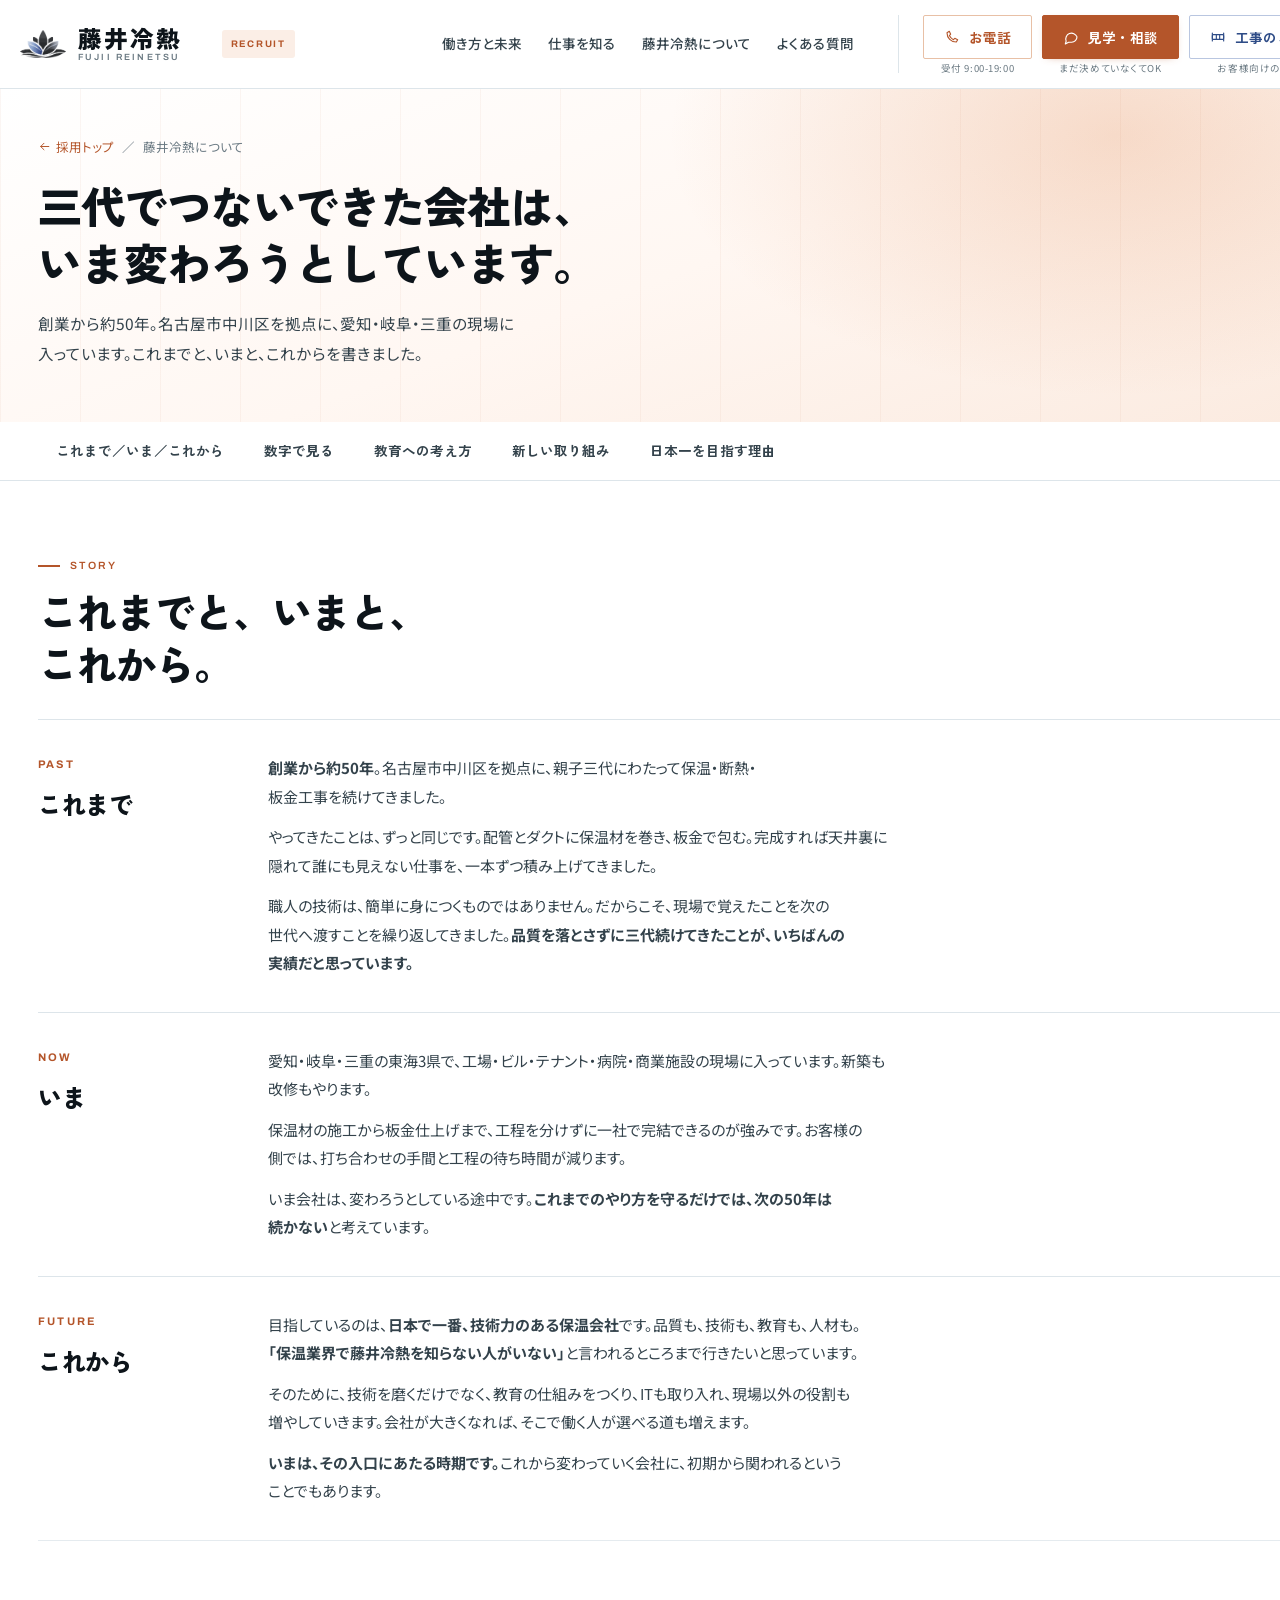
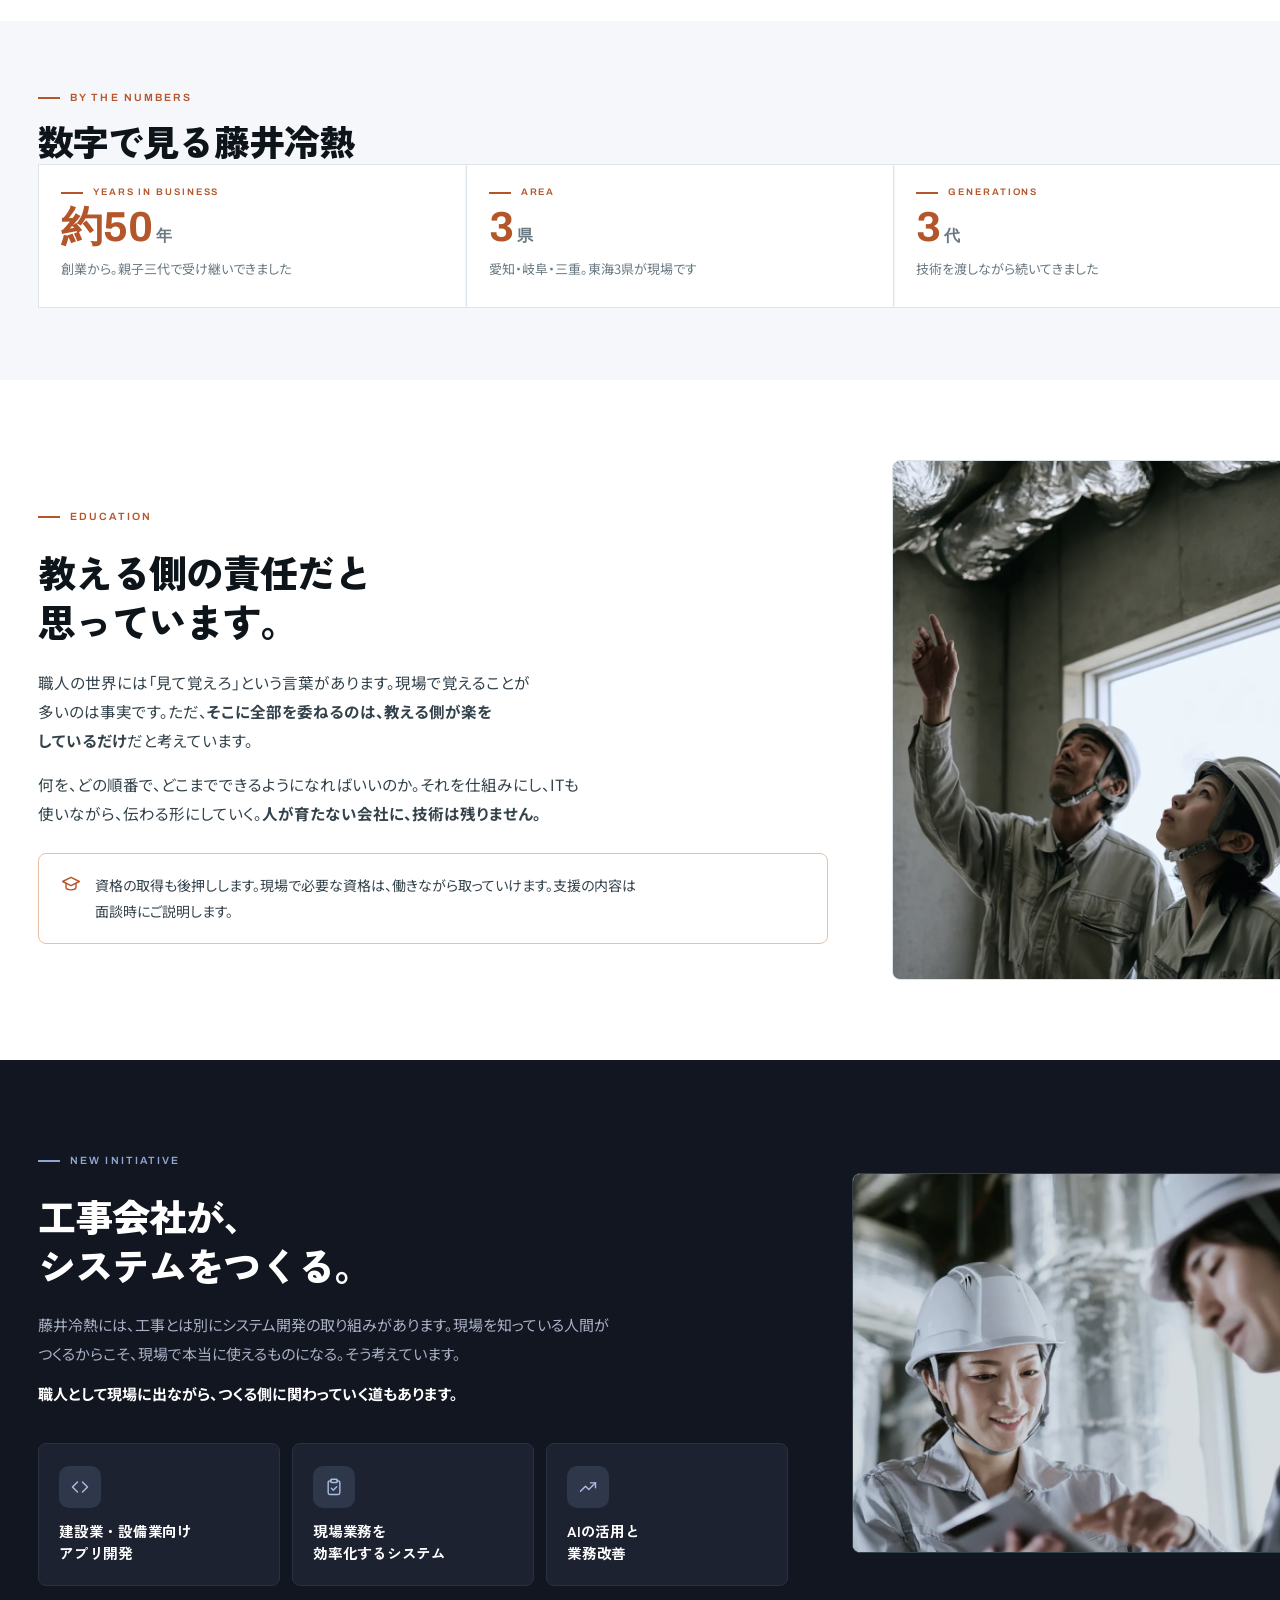
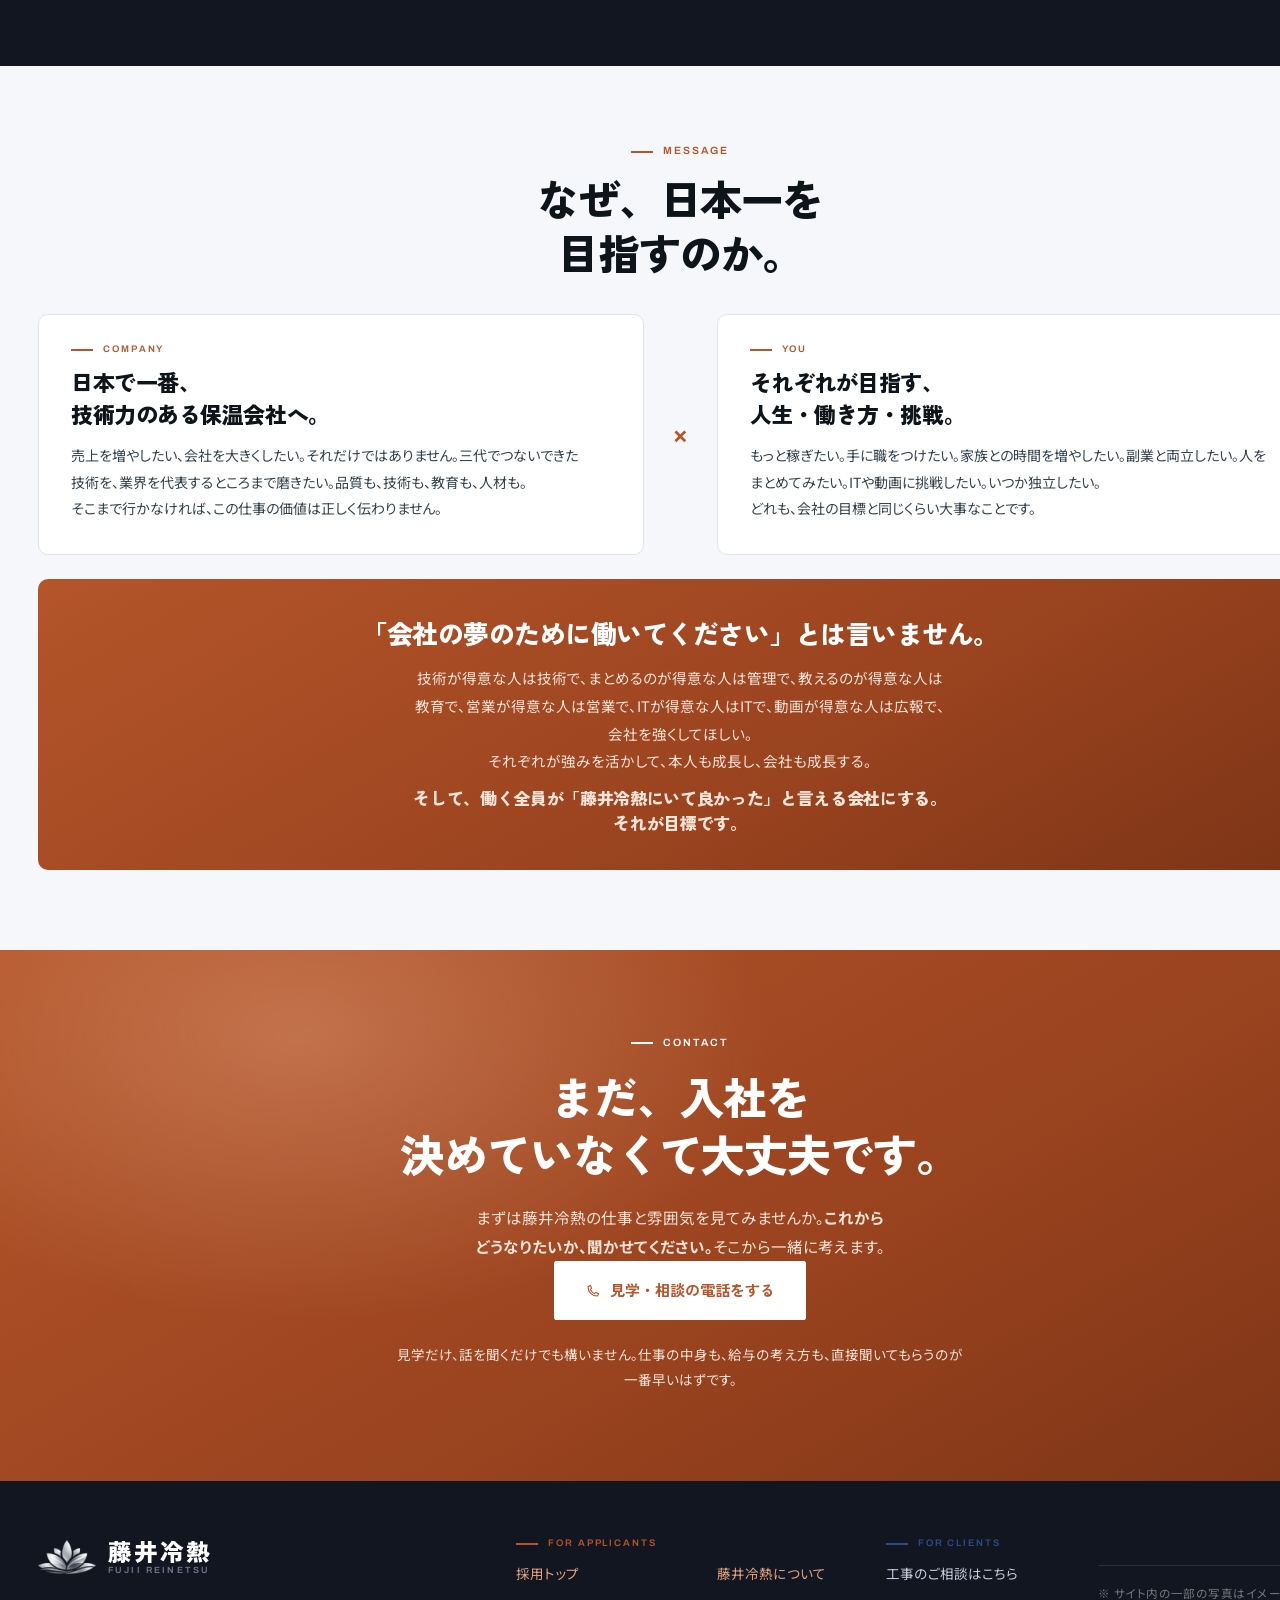
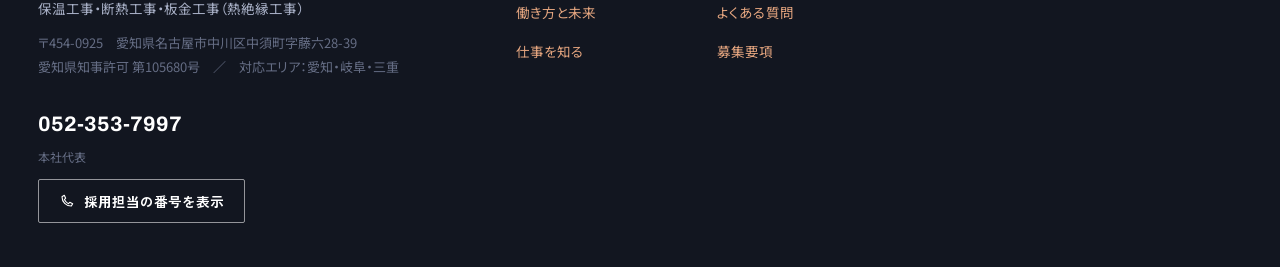
<file: recruit-about.html>
<!DOCTYPE html>
<html lang="ja">
<head>
<meta charset="utf-8">
<!-- ↑ 公開前の確認用サイトのため検索避け。本番ドメインへ移す時にこの1行を消す。 -->
<meta name="viewport" content="width=device-width, initial-scale=1">
<title>採用｜藤井冷熱について｜創業約50年・親子三代｜名古屋市中川区</title>
<meta name="description" content="藤井冷熱の採用ページ。創業から約50年、親子三代で続く名古屋市中川区の保温・断熱・板金工事の会社です。これまでとこれから、教育への考え方、日本で一番技術力のある保温会社を目指す理由。">
<link rel="preconnect" href="https://fonts.googleapis.com">
<link rel="preconnect" href="https://fonts.gstatic.com" crossorigin>
<link rel="stylesheet" href="https://fonts.googleapis.com/css2?family=Archivo:wght@500;600;700&family=Noto+Sans+JP:wght@400;500;700&family=Zen+Kaku+Gothic+New:wght@500;700;900&display=swap">
<link rel="icon" href="img/favicon.png" type="image/png">
<script>document.documentElement.classList.add('js');</script>
<script src="js/nav.js?v=53702c8f" defer></script>
<link rel="stylesheet" href="css/reset.css?v=e600d7dc">
<link rel="stylesheet" href="css/style.css?v=d03579ec">

	<link rel="canonical" href="https://fujiiren1996.github.io/fujii-reinetsu/recruit-about.html">
	<meta property="og:type" content="article">
	<meta property="og:site_name" content="藤井冷熱">
	<meta property="og:locale" content="ja_JP">
	<meta property="og:url" content="https://fujiiren1996.github.io/fujii-reinetsu/recruit-about.html">
	<meta property="og:title" content="採用｜藤井冷熱について｜創業約50年・親子三代｜名古屋市中川区">
	<meta property="og:description" content="藤井冷熱の採用ページ。創業から約50年、親子三代で続く名古屋市中川区の保温・断熱・板金工事の会社です。これまでとこれから、教育への考え方、日本で一番技術力のある保温会社を目指す理由。">
	<meta property="og:image" content="https://fujiiren1996.github.io/fujii-reinetsu/img/ogp.jpg">
	<meta property="og:image:width" content="1200">
	<meta property="og:image:height" content="630">
	<meta name="twitter:card" content="summary_large_image">
	<script type="application/ld+json">{"@context":"https://schema.org","@graph":[{"@type":"HVACBusiness","@id":"https://fujiiren1996.github.io/fujii-reinetsu/#org","name":"藤井冷熱","alternateName":"フジイレイネツ","url":"https://fujiiren1996.github.io/fujii-reinetsu/","logo":"https://fujiiren1996.github.io/fujii-reinetsu/img/logo.png","image":"https://fujiiren1996.github.io/fujii-reinetsu/img/ogp.jpg","description":"愛知県名古屋市中川区を拠点に、配管・ダクトの保温断熱工事、冷媒管や屋外配管のラッキング（板金仕上げ）を行う熱絶縁工事会社。創業から約50年、親子三代で愛知・岐阜・三重の現場に対応しています。","founder":{"@type":"Person","name":"藤井 築路"},"employee":{"@type":"Person","name":"藤井 築路","jobTitle":"代表"},"address":{"@type":"PostalAddress","postalCode":"454-0925","addressRegion":"愛知県","addressLocality":"名古屋市中川区","streetAddress":"中須町字藤六28-39","addressCountry":"JP"},"telephone":"+81-52-353-7997","openingHoursSpecification":[{"@type":"OpeningHoursSpecification","dayOfWeek":["Monday","Tuesday","Wednesday","Thursday","Friday","Saturday","Sunday"],"opens":"09:00","closes":"19:00"}],"areaServed":[{"@type":"AdministrativeArea","name":"愛知県"},{"@type":"AdministrativeArea","name":"岐阜県"},{"@type":"AdministrativeArea","name":"三重県"}],"knowsAbout":["保温工事","断熱工事","配管保温","ダクト保温","冷媒管ラッキング","板金工事","熱絶縁工事"],"sameAs":["https://www.kensetumap.com/company/316546/","https://tsukulink.net/aichi/city_231100/505792","https://kensetu-mirai.com/companies/aichi/6064646/"],"hasCredential":"愛知県知事許可 第105680号"},{"@type":"WebSite","@id":"https://fujiiren1996.github.io/fujii-reinetsu/#site","url":"https://fujiiren1996.github.io/fujii-reinetsu/","name":"藤井冷熱","inLanguage":"ja","publisher":{"@id":"https://fujiiren1996.github.io/fujii-reinetsu/#org"}},{"@type":"WebPage","@id":"https://fujiiren1996.github.io/fujii-reinetsu/recruit-about.html#page","url":"https://fujiiren1996.github.io/fujii-reinetsu/recruit-about.html","name":"採用｜藤井冷熱について｜創業約50年・親子三代｜名古屋市中川区","description":"藤井冷熱の採用ページ。創業から約50年、親子三代で続く名古屋市中川区の保温・断熱・板金工事の会社です。これまでとこれから、教育への考え方、日本で一番技術力のある保温会社を目指す理由。","isPartOf":{"@id":"https://fujiiren1996.github.io/fujii-reinetsu/#site"},"about":{"@id":"https://fujiiren1996.github.io/fujii-reinetsu/#org"},"inLanguage":"ja"},{"@type":"BreadcrumbList","itemListElement":[{"@type":"ListItem","position":1,"name":"ホーム","item":"https://fujiiren1996.github.io/fujii-reinetsu/"},{"@type":"ListItem","position":2,"name":"採用情報","item":"https://fujiiren1996.github.io/fujii-reinetsu/recruit.html"},{"@type":"ListItem","position":3,"name":"藤井冷熱について","item":"https://fujiiren1996.github.io/fujii-reinetsu/recruit-about.html"}]}]}</script>
</head>
<body>
<svg class="u-sprite" width="0" height="0" aria-hidden="true" focusable="false"><defs>
<symbol id="i-pipe" viewBox="0 0 24 24"><rect x="3.5" y="8.5" width="17" height="7" rx="1.6"/><path d="M3.5 6v12M20.5 6v12"/><path d="M9.5 8.5v7M14.5 8.5v7"/></symbol>
<symbol id="i-user" viewBox="0 0 24 24"><circle cx="12" cy="8" r="3.4"/><path d="M5 20c0-3.6 3.1-5.6 7-5.6s7 2 7 5.6"/></symbol>
<symbol id="i-phone" viewBox="0 0 24 24"><path d="M4.5 5.5c0 8 6 14 14 14l2-3.4-4.3-2.1-2 2a14 14 0 0 1-6.2-6.2l2-2L7.9 3.5z"/></symbol>
<symbol id="i-cam" viewBox="0 0 24 24"><path d="M3 7.5h4L9 5h6l2 2.5h4v12H3z"/><circle cx="12" cy="13" r="3.6"/></symbol>
<symbol id="i-down" viewBox="0 0 24 24"><path d="M12 4v15"/><path d="M6 13l6 6 6-6"/></symbol>
<symbol id="i-arrow" viewBox="0 0 24 24"><path d="M4 12h15"/><path d="M13 6l6 6-6 6"/></symbol>
<symbol id="i-wrench" viewBox="0 0 24 24"><path d="M15.5 3.5a5 5 0 0 0-6.5 6.2L3.7 15a2.4 2.4 0 1 0 3.4 3.4l5.3-5.3a5 5 0 0 0 6.2-6.5l-3 3-2.6-.7-.7-2.6z"/></symbol>
<symbol id="i-users" viewBox="0 0 24 24"><path d="M16 20v-1.8a4 4 0 0 0-4-4H6a4 4 0 0 0-4 4V20"/><circle cx="9" cy="7" r="3.2"/><path d="M22 20v-1.8a4 4 0 0 0-3-3.8"/><path d="M16.4 3.7a4 4 0 0 1 0 6.6"/></symbol>
<symbol id="i-clip" viewBox="0 0 24 24"><rect x="8" y="2.6" width="8" height="4" rx="1.2"/><path d="M9 4.6H7a2 2 0 0 0-2 2v12.4a2 2 0 0 0 2 2h10a2 2 0 0 0 2-2V6.6a2 2 0 0 0-2-2h-2"/><path d="M9 13.6l2.2 2.2 4-4"/></symbol>
<symbol id="i-code" viewBox="0 0 24 24"><path d="M9 18l-6-6 6-6"/><path d="M15 6l6 6-6 6"/></symbol>
<symbol id="i-up" viewBox="0 0 24 24"><path d="M3 17l6-6 4 4 8-8"/><path d="M15 7h6v6"/></symbol>
<symbol id="i-cap" viewBox="0 0 24 24"><path d="M22 9L12 4 2 9l10 5 10-5z"/><path d="M6 11.5V16c0 1.7 2.7 3 6 3s6-1.3 6-3v-4.5"/></symbol>
<symbol id="i-heart" viewBox="0 0 24 24"><path d="M20.8 5.6a5 5 0 0 0-7.1 0L12 7.3l-1.7-1.7a5 5 0 1 0-7.1 7.1L12 21.4l8.8-8.7a5 5 0 0 0 0-7.1z"/></symbol>
<symbol id="i-shield" viewBox="0 0 24 24"><path d="M12 2.5l8 3v6c0 5-3.4 9.3-8 10.5C7.4 20.8 4 16.5 4 11.5v-6z"/><path d="M8.8 12l2.3 2.3 4.2-4.2"/></symbol>
<symbol id="i-box" viewBox="0 0 24 24"><path d="M20.5 7.3L12 3 3.5 7.3v9.4L12 21l8.5-4.3z"/><path d="M3.5 7.3L12 11.6l8.5-4.3"/><path d="M12 21v-9.4"/></symbol>
<symbol id="i-check" viewBox="0 0 24 24"><path d="M5 12.8l4.6 4.6L19 7"/></symbol>
<symbol id="i-award" viewBox="0 0 24 24"><circle cx="12" cy="8.6" r="5.8"/><path d="M8.4 13.6L7 22l5-2.7L17 22l-1.4-8.4"/></symbol>
<symbol id="i-star" viewBox="0 0 24 24"><path d="M12 3.5l2.6 5.4 5.9.8-4.3 4.1 1 5.9L12 17l-5.2 2.7 1-5.9L3.5 9.7l5.9-.8z"/></symbol>
<symbol id="i-sun" viewBox="0 0 24 24"><circle cx="12" cy="12" r="4.2"/><path d="M12 2.4v2.2M12 19.4v2.2M4.2 4.2l1.6 1.6M18.2 18.2l1.6 1.6M2.4 12h2.2M19.4 12h2.2M4.2 19.8l1.6-1.6M18.2 5.8l1.6-1.6"/></symbol>
<symbol id="i-msg" viewBox="0 0 24 24"><path d="M21 11.8a8 8 0 0 1-8 8H8.4L3.5 22.5l1.2-4.3A8 8 0 1 1 21 11.8z"/></symbol>
<symbol id="i-pin" viewBox="0 0 24 24"><path d="M20 10c0 6-8 12-8 12S4 16 4 10a8 8 0 1 1 16 0z"/><circle cx="12" cy="10" r="2.9"/></symbol>
<symbol id="i-eye" viewBox="0 0 24 24"><path d="M2 12s3.8-6.5 10-6.5S22 12 22 12s-3.8 6.5-10 6.5S2 12 2 12z"/><circle cx="12" cy="12" r="3"/></symbol>
<symbol id="i-ruler" viewBox="0 0 24 24"><path d="M15.3 2.6l6.1 6.1a1 1 0 0 1 0 1.4L9.8 21.7a1 1 0 0 1-1.4 0l-6.1-6.1a1 1 0 0 1 0-1.4L13.9 2.6a1 1 0 0 1 1.4 0z"/><path d="M12 6l1.8 1.8M9 9l1.8 1.8M6 12l1.8 1.8"/></symbol>
</defs></svg>
<header class="l-header">
	<div class="l-header__inner">
		<a class="l-header__logo" href="index.html">
			<img class="l-header__mark" src="img/logo.png" alt="藤井冷熱" width="240" height="141" alt="">
			<span class="l-header__wordmark"><b>藤井冷熱</b><i>FUJII REINETSU</i></span>
		</a>
		<button type="button" class="l-header__menu js-drawer" aria-expanded="false" aria-controls="drawer">
			<span class="l-header__menu__bars" aria-hidden="true"><i></i><i></i></span>
			<span class="l-header__menu__txt">メニュー</span>
		</button>
		<span class="l-header__badge">RECRUIT</span>
		<nav class="l-header__nav" aria-label="採用メニュー">
			<a href="recruit-work.html">働き方と未来</a>
			<a href="recruit-job.html">仕事を知る</a>
			<a class="is-current" href="recruit-about.html">藤井冷熱について</a>
			<a href="recruit-faq.html">よくある質問</a>
		</nav>
		<div class="l-header__doors">
			<div class="l-header__door">
				<div class="c-tel c-tel--head">
					<button type="button" class="c-btn c-btn--ocop c-btn--sm c-tel__trigger" aria-expanded="false" data-open-text="閉じる">
						<svg class="c-btn__ic c-btn__ic--ring"><use href="#i-phone"/></svg><span class="l-header__lb">お電話</span><span class="l-header__lb--sp">電話</span>
					</button>
					<div class="c-tel__panel c-tel__panel--cop" hidden>
						<span class="c-eyebrow c-eyebrow--recruit c-eyebrow--xs">採用担当 藤井 蓮</span>
						<a class="c-tel__num" href="tel:09047994123">090-4799-4123</a>
						<span class="c-tel__hours">9:00-19:00 ／ 土日祝も対応</span>
						<a class="c-btn c-btn--ocop c-btn--sm" href="tel:09047994123"><svg class="c-btn__ic c-btn__ic--ring"><use href="#i-phone"/></svg><span>この番号にかける</span></a>
					</div>
				</div>
				<span>受付 9:00-19:00</span>
			</div>
			<div class="l-header__door">
				<a class="c-btn c-btn--cop c-btn--sm" href="#entry"><svg class="c-btn__ic c-btn__ic--go"><use href="#i-msg"/></svg><span class="l-header__lb">見学・相談</span><span class="l-header__lb--sp">見学</span></a>
				<span>まだ決めていなくてOK</span>
			</div>
			<div class="l-header__door l-header__door--switch">
				<a class="c-btn c-btn--oblue c-btn--sm" href="index.html"><svg class="c-btn__ic"><use href="#i-pipe"/></svg><span class="l-header__lb">工事のご依頼</span><span class="l-header__lb--sp">工事</span></a>
				<span>お客様向けのご案内</span>
			</div>
		</div>
	</div>
</header>
<nav class="c-worlds" aria-label="サイトの切り替え">
	<a class="c-worlds__i c-worlds__i--client" href="index.html"><b>工事のご依頼</b><i>お客様の方へ</i><svg class="c-worlds__ar" aria-hidden="true"><use href="#i-arrow"/></svg></a>
	<a class="c-worlds__i c-worlds__i--recruit is-current" href="recruit.html" aria-current="true"><b>採用・求人</b><i>働きたい方へ</i></a>
</nav>

<main>

<section class="l-pagehead">
	<div class="l-inner l-pagehead__inner">
		<p class="c-crumb"><a href="recruit.html"><svg><use href="#i-arrow"/></svg>採用トップ</a><span>／</span><span>藤井冷熱について</span></p>
		<h1 class="u-dp l-pagehead__ttl js-inview-lines">三代でつないできた会社は、<br>いま変わろうとしています。</h1>
		<p class="l-pagehead__lead js-fadein" style="--d:220ms">創業から約50年。名古屋市中川区を拠点に、愛知・岐阜・三重の現場に入っています。これまでと、いまと、これからを書きました。</p>
	</div>
</section>
<nav class="c-anchor" aria-label="ページ内メニュー"><div class="l-inner c-anchor__inner"><a href="#story">これまで／いま／これから</a><a href="#numbers">数字で見る</a><a href="#edu">教育への考え方</a><a href="#tech">新しい取り組み</a><a href="#message">日本一を目指す理由</a></div></nav>
<section class="l-section--r" id="story">
	<div class="l-inner">
		<div class="c-sechead js-fadein">
			<p class="c-eyebrow c-eyebrow--recruit">Story</p>
			<h2 class="u-dp js-inview-lines">これまでと、いまと、<br>これから。</h2>
		</div>
		<div class="p-story" style="margin-top:30px">
			<div class="p-story__row js-fadein js-fadein--wipe-l">
				<div class="p-story__k"><em>Past</em><b>これまで</b></div>
				<div>
					<p><b>創業から約50年</b>。名古屋市中川区を拠点に、親子三代にわたって保温・断熱・板金工事を続けてきました。</p>
					<p>やってきたことは、ずっと同じです。配管とダクトに保温材を巻き、板金で包む。完成すれば天井裏に隠れて誰にも見えない仕事を、一本ずつ積み上げてきました。</p>
					<p>職人の技術は、簡単に身につくものではありません。だからこそ、現場で覚えたことを次の世代へ渡すことを繰り返してきました。<b>品質を落とさずに三代続けてきたことが、いちばんの実績だと思っています。</b></p>
				</div>
			</div>
			<div class="p-story__row js-fadein js-fadein--wipe-l">
				<div class="p-story__k"><em>Now</em><b>いま</b></div>
				<div>
					<p>愛知・岐阜・三重の東海3県で、工場・ビル・テナント・病院・商業施設の現場に入っています。新築も改修もやります。</p>
					<p>保温材の施工から板金仕上げまで、工程を分けずに一社で完結できるのが強みです。お客様の側では、打ち合わせの手間と工程の待ち時間が減ります。</p>
					<p>いま会社は、変わろうとしている途中です。<b>これまでのやり方を守るだけでは、次の50年は続かない</b>と考えています。</p>
				</div>
			</div>
			<div class="p-story__row js-fadein js-fadein--wipe-l">
				<div class="p-story__k"><em>Future</em><b>これから</b></div>
				<div>
					<p>目指しているのは、<b>日本で一番、技術力のある保温会社</b>です。品質も、技術も、教育も、人材も。<b>「保温業界で藤井冷熱を知らない人がいない」</b>と言われるところまで行きたいと思っています。</p>
					<p>そのために、技術を磨くだけでなく、教育の仕組みをつくり、ITも取り入れ、現場以外の役割も増やしていきます。会社が大きくなれば、そこで働く人が選べる道も増えます。</p>
					<p><b>いまは、その入口にあたる時期です。</b>これから変わっていく会社に、初期から関われるということでもあります。</p>
				</div>
			</div>
		</div>
	</div>
</section>

<section class="p-numbers l-section--bg" id="numbers">
	<div class="l-inner">
		<div class="c-sechead js-fadein" >
			<p class="c-eyebrow c-eyebrow--recruit">By the numbers</p>
			<h2 class="u-dp c-sechead__h--md js-inview-lines">数字で見る藤井冷熱</h2>
		</div>
		<ul class="p-numbers__grid" data-seq="70">
			<li class="p-numbers__cell js-fadein js-fadein--wipe-d"><span class="c-eyebrow c-eyebrow--recruit c-eyebrow--xs">Years in business</span><span class="p-numbers__v">約<span class="js-count">50</span><small>年</small></span><p>創業から。親子三代で受け継いできました</p></li>
			<li class="p-numbers__cell js-fadein js-fadein--wipe-d"><span class="c-eyebrow c-eyebrow--recruit c-eyebrow--xs">Area</span><span class="p-numbers__v"><span class="js-count">3</span><small>県</small></span><p>愛知・岐阜・三重。東海3県が現場です</p></li>
			<li class="p-numbers__cell js-fadein js-fadein--wipe-d"><span class="c-eyebrow c-eyebrow--recruit c-eyebrow--xs">Generations</span><span class="p-numbers__v"><span class="js-count">3</span><small>代</small></span><p>技術を渡しながら続いてきました</p></li>
		</ul>
	</div>
</section>

<section class="l-section--r" id="edu">
	<div class="l-inner p-training__inner">
		<div>
			<p class="c-eyebrow c-eyebrow--recruit js-fadein">Education</p>
			<h2 class="u-dp p-training__ttl js-inview-lines">教える側の責任だと<br>思っています。</h2>
			<p class="p-training__lead js-fadein">職人の世界には「見て覚えろ」という言葉があります。現場で覚えることが多いのは事実です。ただ、<b>そこに全部を委ねるのは、教える側が楽をしているだけ</b>だと考えています。</p>
			<p class="p-training__lead js-fadein" style="margin-top:14px">何を、どの順番で、どこまでできるようになればいいのか。それを仕組みにし、ITも使いながら、伝わる形にしていく。<b>人が育たない会社に、技術は残りません。</b></p>
			<div class="p-type__note js-fadein" style="margin-top:24px">
				<svg class="c-ic c-ic--20"><use href="#i-cap"/></svg>
				<p>資格の取得も後押しします。現場で必要な資格は、働きながら取っていけます。<span class="is-tbd">支援の内容は面談時にご説明します。</span></p>
			</div>
		</div>
		<figure class="c-photo p-training__ph js-fadein js-fadein--wipe-d js-inview-sheen c-photo--has" style="--pos:50% 40%"><span class="c-photo__grid"></span><img src="img/photos/r-teaching.webp" alt="先輩が若手にダクトの保温を説明している場面" loading="lazy" decoding="async" width="924" height="1232"></figure>
	</div>
</section>

<section class="p-tech" id="tech">
	<div class="l-inner p-tech__inner">
		<div>
			<p class="c-eyebrow c-eyebrow--dark js-fadein">New initiative</p>
			<h2 class="u-dp p-tech__ttl js-inview-lines" style="--d:180ms">工事会社が、<br>システムをつくる。</h2>
			<p class="p-tech__lead js-fadein">藤井冷熱には、工事とは別にシステム開発の取り組みがあります。現場を知っている人間がつくるからこそ、現場で本当に使えるものになる。そう考えています。</p>
			<p class="p-tech__lead js-fadein" style="margin-top:12px"><b style="color:#fff">職人として現場に出ながら、つくる側に関わっていく道もあります。</b></p>
			<div class="p-tech__tiles" data-seq="70" data-seq-from="300">
				<div class="p-tech__tile js-fadein js-fadein--wipe-u"><span class="c-icbox c-icbox--sky"><svg class="c-ic c-ic--20"><use href="#i-code"/></svg></span><b class="u-dp7">建設業・設備業向け<br>アプリ開発</b></div>
				<div class="p-tech__tile js-fadein js-fadein--wipe-u"><span class="c-icbox c-icbox--sky"><svg class="c-ic c-ic--20"><use href="#i-clip"/></svg></span><b class="u-dp7">現場業務を<br>効率化するシステム</b></div>
				<div class="p-tech__tile js-fadein js-fadein--wipe-u"><span class="c-icbox c-icbox--sky"><svg class="c-ic c-ic--20"><use href="#i-up"/></svg></span><b class="u-dp7">AIの活用と<br>業務改善</b></div>
			</div>
		</div>
		<figure class="c-photo c-photo--dark p-tech__ph js-fadein js-fadein--wipe-l c-photo--has" style="--d:320ms;--pos:50% 55%"><img src="img/photos/r-tablet.webp" alt="現場でタブレットの図面を確認する二人" loading="lazy" decoding="async" width="1450" height="816"></figure>
	</div>
</section>

<section class="l-section--r l-section--bg" id="message">
	<div class="l-inner">
		<div class="c-sechead c-sechead--center js-fadein">
			<p class="c-eyebrow c-eyebrow--recruit">Message</p>
			<h2 class="u-dp c-sechead__h--lg js-inview-lines">なぜ、日本一を<br>目指すのか。</h2>
		</div>
		<div class="p-two" style="margin-top:34px">
			<div class="p-two__side js-fadein js-fadein--wipe-l">
				<span class="c-eyebrow c-eyebrow--recruit c-eyebrow--xs">Company</span>
				<b>日本で一番、<br>技術力のある保温会社へ。</b>
				<p>売上を増やしたい、会社を大きくしたい。それだけではありません。三代でつないできた技術を、業界を代表するところまで磨きたい。品質も、技術も、教育も、人材も。<br>そこまで行かなければ、この仕事の価値は正しく伝わりません。</p>
			</div>
			<span class="p-two__x js-fadein js-fadein--pop">×</span>
			<div class="p-two__side js-fadein js-fadein--wipe-r">
				<span class="c-eyebrow c-eyebrow--recruit c-eyebrow--xs">You</span>
				<b>それぞれが目指す、<br>人生・働き方・挑戦。</b>
				<p>もっと稼ぎたい。手に職をつけたい。家族との時間を増やしたい。副業と両立したい。人をまとめてみたい。ITや動画に挑戦したい。いつか独立したい。<br>どれも、会社の目標と同じくらい大事なことです。</p>
			</div>
		</div>
		<div class="p-two__out js-fadein js-fadein--wipe-u">
			<b>「会社の夢のために働いてください」とは言いません。</b>
			<p>技術が得意な人は技術で、まとめるのが得意な人は管理で、教えるのが得意な人は教育で、営業が得意な人は営業で、ITが得意な人はITで、動画が得意な人は広報で、会社を強くしてほしい。<br>それぞれが強みを活かして、本人も成長し、会社も成長する。<br><b style="display:block;margin-top:10px;font-size:17px">そして、働く全員が「藤井冷熱にいて良かった」と言える会社にする。それが目標です。</b></p>
		</div>
	</div>
</section>

<section class="p-entry" id="entry">
	<div class="l-inner p-entry__inner">
		<p class="c-eyebrow c-eyebrow--white js-fadein">Contact</p>
		<h2 class="u-dp p-entry__ttl js-inview-lines">まだ、入社を<br>決めていなくて大丈夫です。</h2>
		<p class="p-entry__lead js-fadein">まずは藤井冷熱の仕事と雰囲気を見てみませんか。<b>これからどうなりたいか、聞かせてください。</b>そこから一緒に考えます。</p>
		<div class="c-tel js-fadein js-fadein--pop">
			<button type="button" class="c-btn c-btn--white c-tel__trigger" aria-expanded="false">
				<svg class="c-btn__ic c-btn__ic--ring"><use href="#i-phone"/></svg><span>見学・相談の電話をする</span>
			</button>
			<div class="c-tel__panel c-tel__panel--cop" hidden>
				<span class="c-eyebrow c-eyebrow--recruit c-eyebrow--xs">採用担当 藤井 蓮</span>
				<a class="c-tel__num" href="tel:09047994123">090-4799-4123</a>
				<span class="c-tel__hours">受付 9:00-19:00 ／ 土日祝も対応可能</span>
				<a class="c-btn c-btn--cop c-btn--sm" href="tel:09047994123"><svg class="c-btn__ic c-btn__ic--ring"><use href="#i-phone"/></svg><span>この番号にかける</span></a>
			</div>
		</div>
		<p class="p-entry__hint js-fadein">見学だけ、話を聞くだけでも構いません。仕事の中身も、給与の考え方も、直接聞いてもらうのが一番早いはずです。</p>
	</div>
</section>
</main>

<footer class="l-footer">
	<div class="l-inner l-footer__inner">
		<div class="l-footer__brand">
			<span class="l-footer__logo">
				<img class="l-footer__mark" src="img/logo-silver.png" alt="藤井冷熱" width="240" height="141" alt="">
				<span class="l-footer__wordmark"><b>藤井冷熱</b><i>FUJII REINETSU</i></span>
			</span>
			<p class="l-footer__biz">保温工事・断熱工事・板金工事（熱絶縁工事）</p>
			<p class="l-footer__ph">〒454-0925　愛知県名古屋市中川区中須町字藤六28-39<br>愛知県知事許可 第105680号<span class="l-footer__sep">　／　</span><span class="l-footer__area">対応エリア：愛知・岐阜・三重</span></p>
			<div class="l-footer__tels">
				<span class="l-footer__telrow">
					<span class="l-footer__tel l-footer__tel--flat">052-353-7997</span>
					<span class="l-footer__hours">本社代表</span>
				</span>
				<div class="c-tel c-tel--foot">
					<button type="button" class="c-btn c-btn--ow c-btn--sm c-tel__trigger" aria-expanded="false" data-open-text="閉じる">
						<svg class="c-btn__ic c-btn__ic--ring"><use href="#i-phone"/></svg><span>採用担当の番号を表示</span>
					</button>
					<div class="c-tel__panel" hidden>
						<span class="c-eyebrow c-eyebrow--recruit c-eyebrow--xs">採用担当 藤井 蓮</span>
						<a class="c-tel__num" href="tel:09047994123">090-4799-4123</a>
						<span class="c-tel__hours">9:00-19:00 ／ 土日祝も対応</span>
						<a class="c-btn c-btn--cop c-btn--sm" href="tel:09047994123"><svg class="c-btn__ic c-btn__ic--ring"><use href="#i-phone"/></svg><span>この番号にかける</span></a>
					</div>
				</div>
			</div>
		</div>
		<nav class="l-footer__navs" aria-label="フッターメニュー">
			<div class="l-footer__col l-footer__col--recruit">
				<span class="c-eyebrow c-eyebrow--recruit c-eyebrow--xs">For applicants</span>
				<a href="recruit.html">採用トップ</a><a href="recruit-work.html">働き方と未来</a><a href="recruit-job.html">仕事を知る</a>
			</div>
			<div class="l-footer__col l-footer__col--recruit">
				<span class="c-eyebrow c-eyebrow--recruit c-eyebrow--xs l-footer__spacer">.</span>
				<a href="recruit-about.html">藤井冷熱について</a><a href="recruit-faq.html">よくある質問</a><a href="recruit-work.html#req">募集要項</a>
			</div>
			<div class="l-footer__col">
				<span class="c-eyebrow c-eyebrow--client c-eyebrow--xs">For clients</span>
				<a href="index.html">工事のご相談はこちら</a>
			</div>
		</nav>
		<p class="l-footer__note">※ サイト内の一部の写真はイメージです。</p>
	</div>
</footer>

<script src="js/main.js?v=8d80c6ad"></script>
<div class="c-spcta" aria-label="応募・見学のご相談">
	<a class="c-spcta__tel" href="tel:09047994123"><svg class="c-ic c-ic--18"><use href="#i-phone"/></svg><span>電話で相談</span></a>
	<a class="c-spcta__btn" href="#entry"><span>見学・応募はこちら</span></a>
</div>
<div class="l-drawer" id="drawer" hidden>
	<div class="l-drawer__sheet">
		<nav class="l-drawer__nav" aria-label="サイト内メニュー">
			<p class="c-eyebrow c-eyebrow--recruit c-eyebrow--xs">採用情報</p>
			<div class="l-drawer__links">
				<a href="recruit.html">採用トップ</a>
				<a href="recruit-work.html">働き方と未来</a>
				<a href="recruit-job.html">仕事を知る</a>
				<a href="recruit-about.html" class="is-current">藤井冷熱について</a>
				<a href="recruit-faq.html">よくある質問</a>
			</div>
			<p class="c-eyebrow c-eyebrow--client c-eyebrow--xs l-drawer__sub">工事のご依頼</p>
			<div class="l-drawer__links l-drawer__links--sub">
				<a href="index.html#services">事業内容</a>
				<a href="index.html#works">施工実績</a>
				<a href="index.html#flow">対応の流れ</a>
				<a href="index.html#about">私たちについて</a>
				<a href="index.html#profile">会社概要</a>
				<a href="index.html#faq">よくあるご質問</a>
			</div>
		</nav>
		<div class="l-drawer__foot">
			<a class="c-btn c-btn--cop" href="index.html"><span>工事のご相談はこちら</span></a>
			<a class="l-drawer__tel" href="tel:09047994123">
				<svg class="c-ic c-ic--18"><use href="#i-phone"/></svg>
				<span><b>090-4799-4123</b><i>担当 藤井 蓮 ／ 9:00-19:00</i></span>
			</a>
		</div>
	</div>
</div>
</body>
</html>
</file>
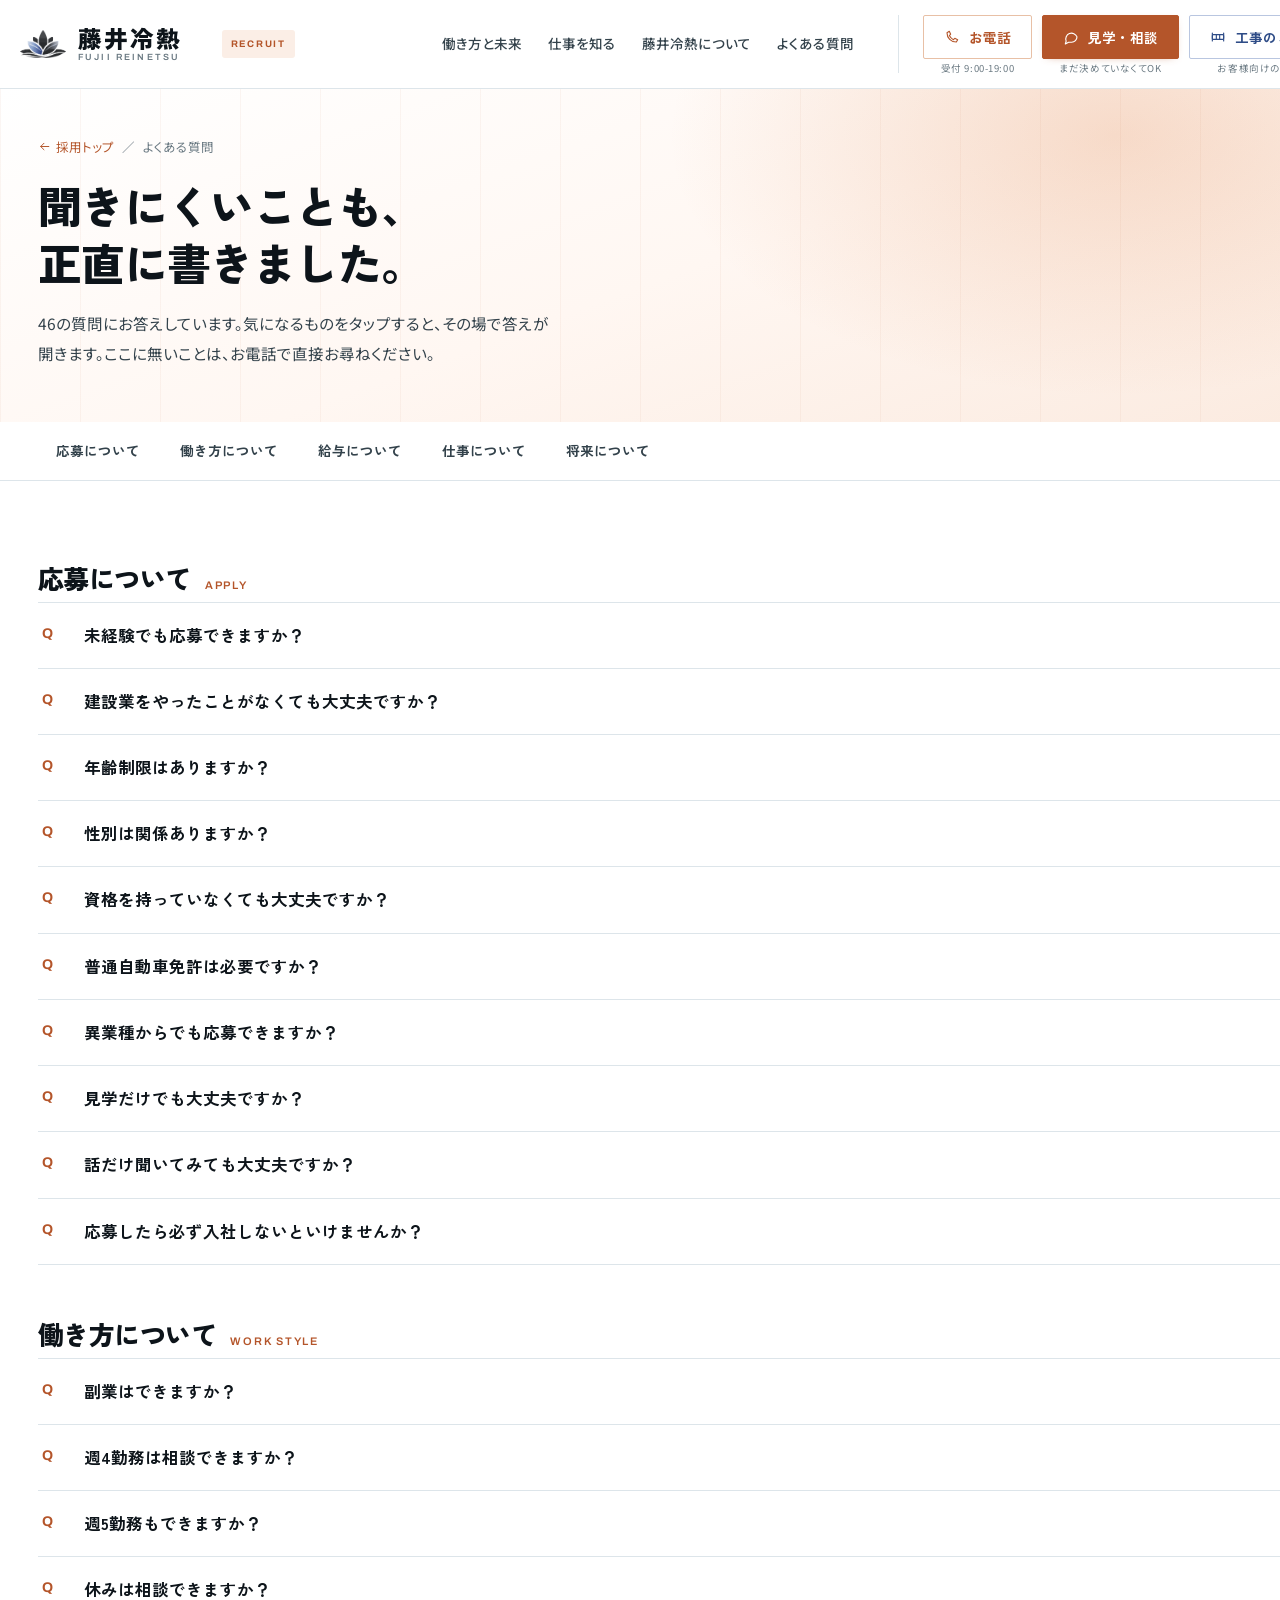
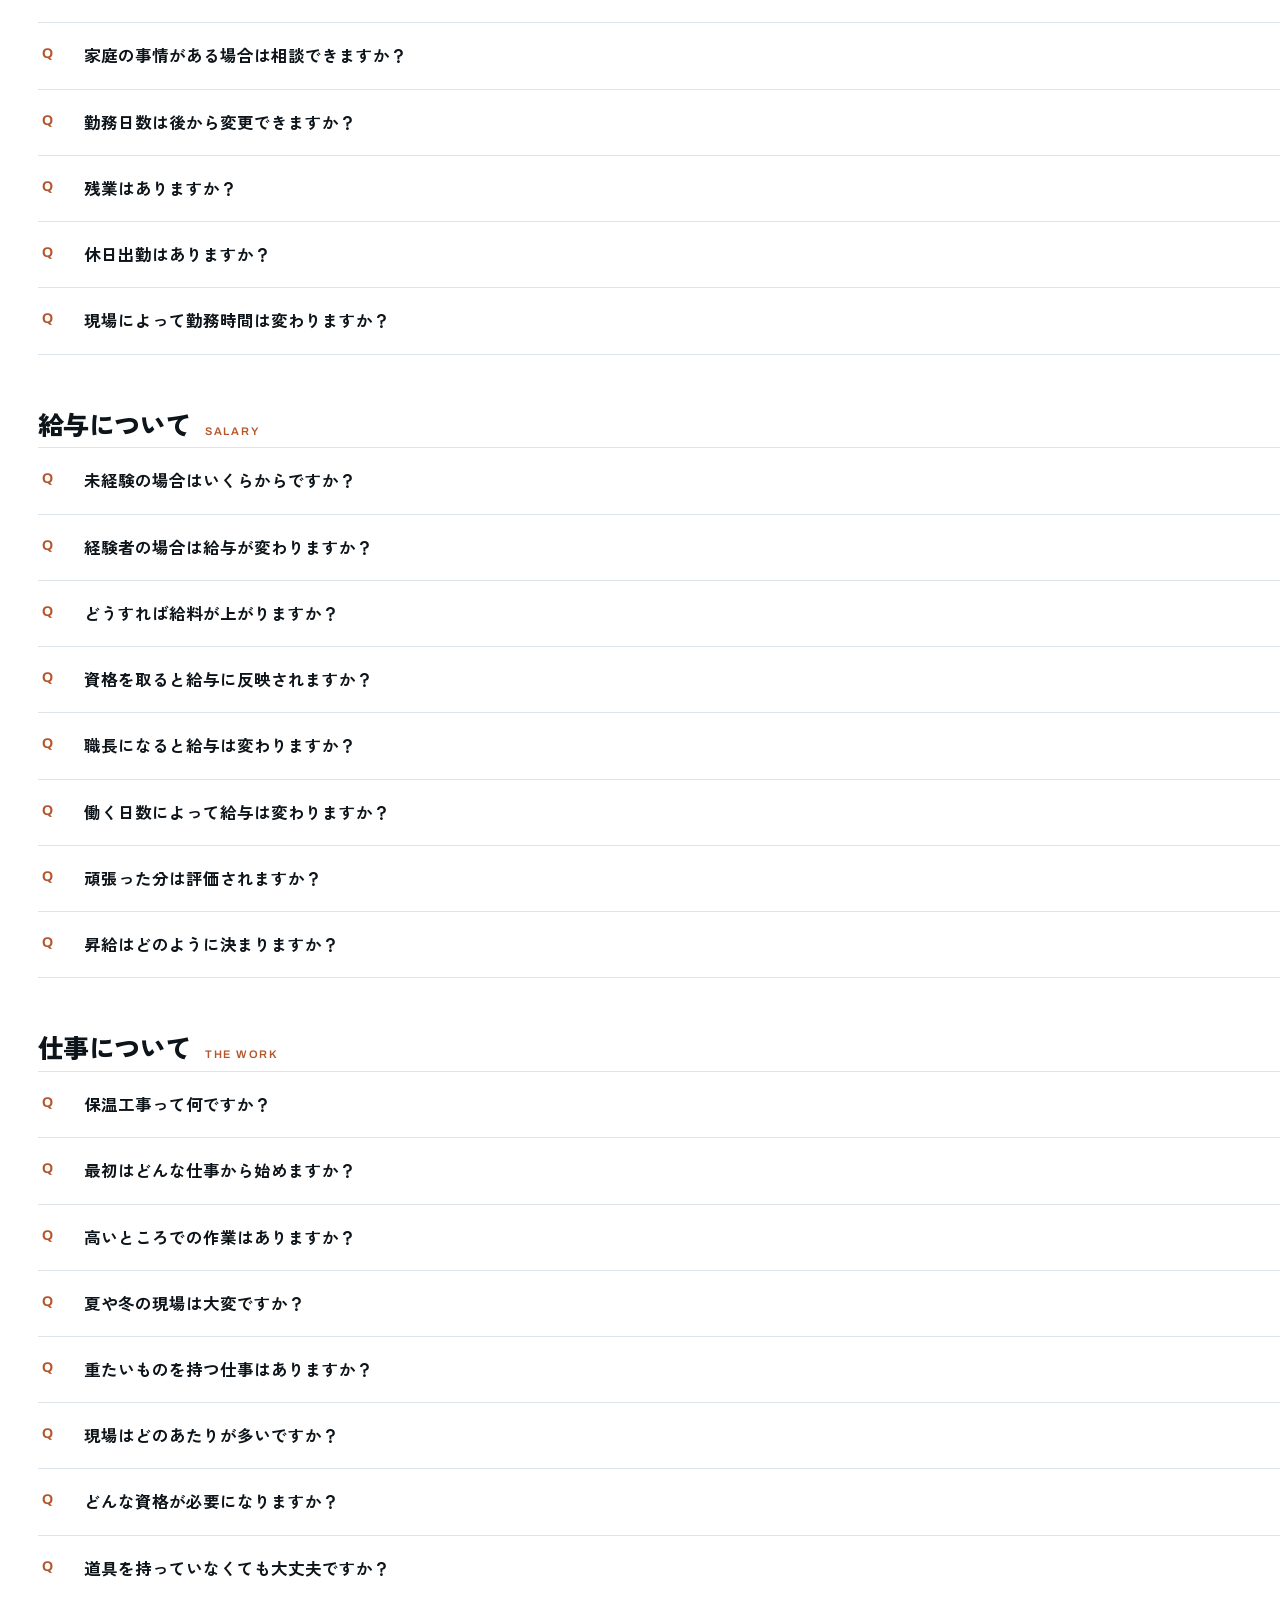
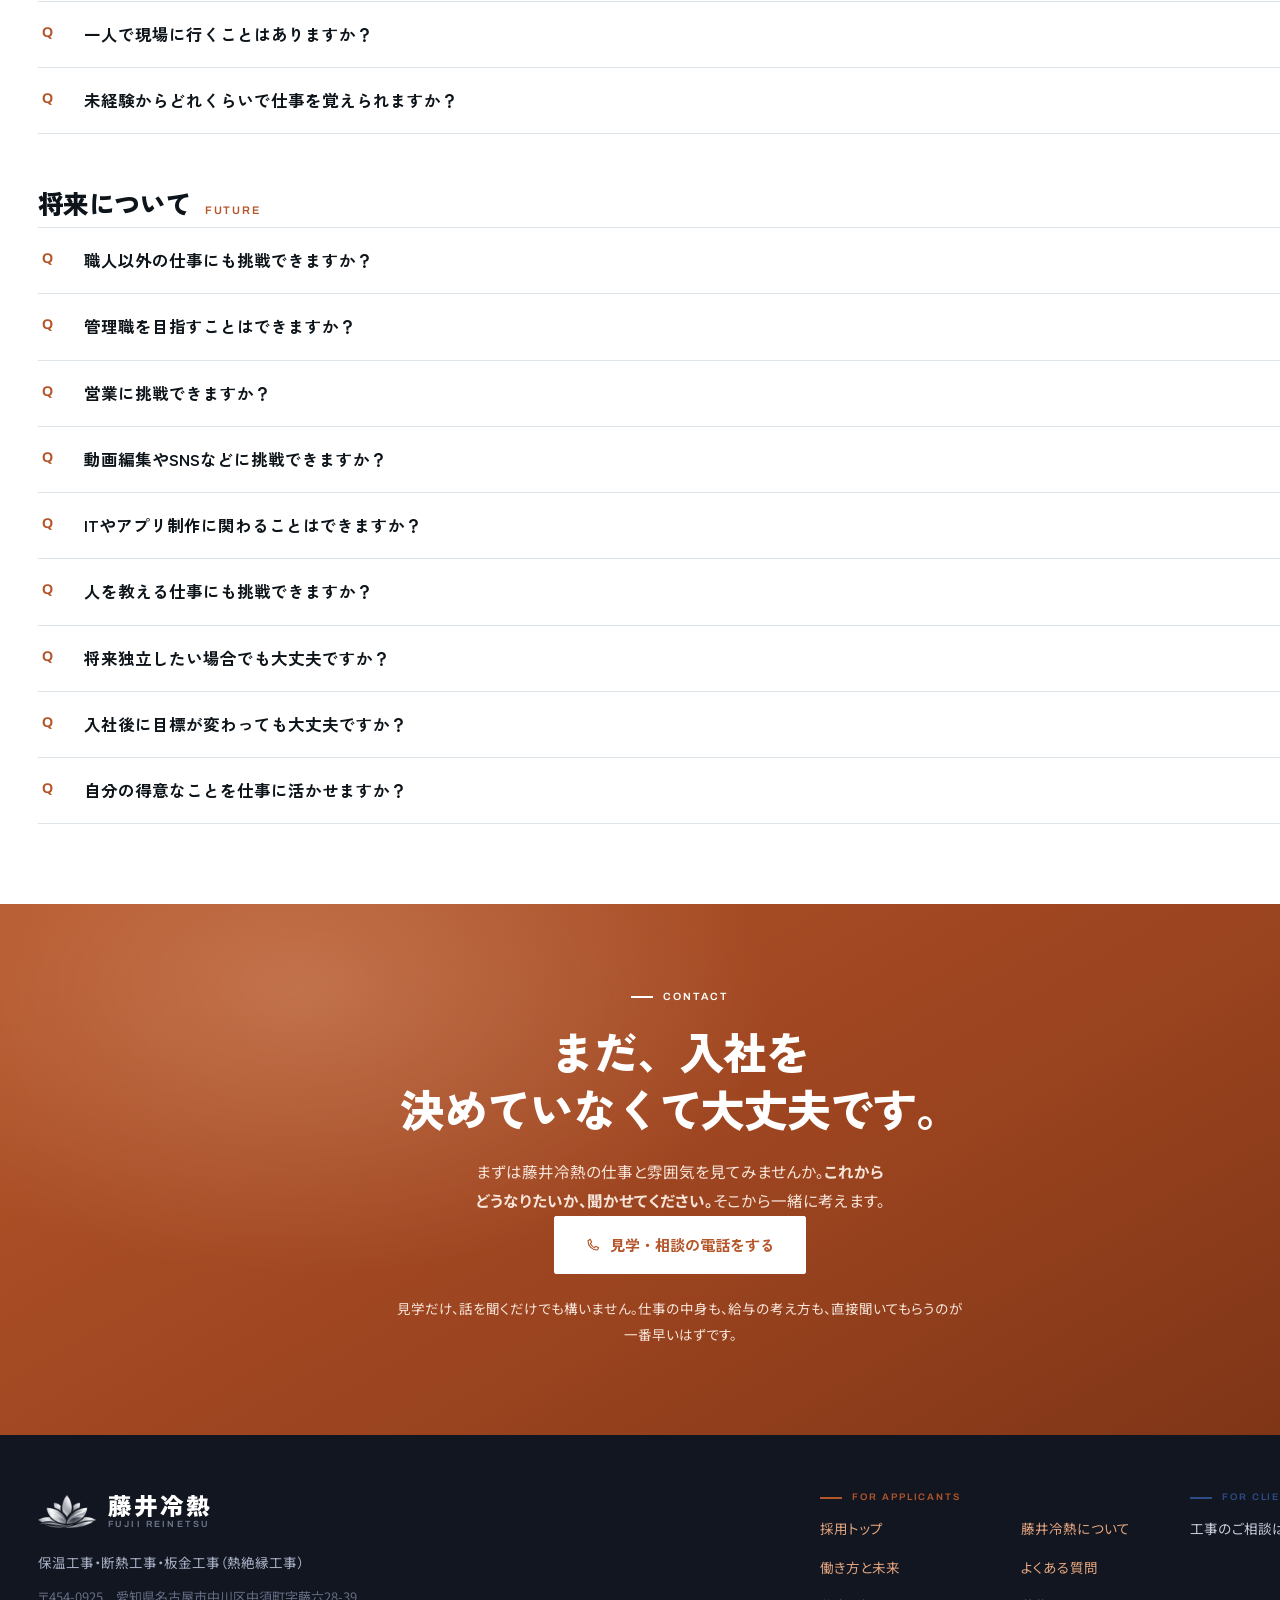
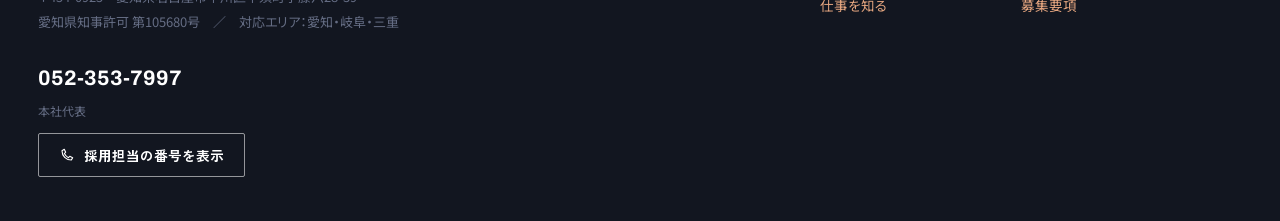
<file: recruit-faq.html>
<!DOCTYPE html>
<html lang="ja">
<head>
<meta charset="utf-8">
<!-- ↑ 公開前の確認用サイトのため検索避け。本番ドメインへ移す時にこの1行を消す。 -->
<meta name="viewport" content="width=device-width, initial-scale=1">
<title>よくある質問46問｜藤井冷熱の求人｜保温工事・名古屋</title>
<meta name="description" content="応募・働き方・給与・仕事・将来について。未経験でも応募できる？副業はできる？週4勤務は？給料はどう上がる？藤井冷熱の採用に関する質問と回答。">
<link rel="preconnect" href="https://fonts.googleapis.com">
<link rel="preconnect" href="https://fonts.gstatic.com" crossorigin>
<link rel="stylesheet" href="https://fonts.googleapis.com/css2?family=Archivo:wght@500;600;700&family=Noto+Sans+JP:wght@400;500;700&family=Zen+Kaku+Gothic+New:wght@500;700;900&display=swap">
<link rel="icon" href="img/favicon.png" type="image/png">
<script>document.documentElement.classList.add('js');</script>
<script src="js/nav.js?v=53702c8f" defer></script>
<link rel="stylesheet" href="css/reset.css?v=e600d7dc">
<link rel="stylesheet" href="css/style.css?v=d03579ec">

	<link rel="canonical" href="https://fujiiren1996.github.io/fujii-reinetsu/recruit-faq.html">
	<meta property="og:type" content="article">
	<meta property="og:site_name" content="藤井冷熱">
	<meta property="og:locale" content="ja_JP">
	<meta property="og:url" content="https://fujiiren1996.github.io/fujii-reinetsu/recruit-faq.html">
	<meta property="og:title" content="よくある質問46問｜藤井冷熱の求人｜保温工事・名古屋">
	<meta property="og:description" content="応募・働き方・給与・仕事・将来について。未経験でも応募できる？副業はできる？週4勤務は？給料はどう上がる？藤井冷熱の採用に関する質問と回答。">
	<meta property="og:image" content="https://fujiiren1996.github.io/fujii-reinetsu/img/ogp.jpg">
	<meta property="og:image:width" content="1200">
	<meta property="og:image:height" content="630">
	<meta name="twitter:card" content="summary_large_image">
	<script type="application/ld+json">{"@context":"https://schema.org","@graph":[{"@type":"HVACBusiness","@id":"https://fujiiren1996.github.io/fujii-reinetsu/#org","name":"藤井冷熱","alternateName":"フジイレイネツ","url":"https://fujiiren1996.github.io/fujii-reinetsu/","logo":"https://fujiiren1996.github.io/fujii-reinetsu/img/logo.png","image":"https://fujiiren1996.github.io/fujii-reinetsu/img/ogp.jpg","description":"愛知県名古屋市中川区を拠点に、配管・ダクトの保温断熱工事、冷媒管や屋外配管のラッキング（板金仕上げ）を行う熱絶縁工事会社。創業から約50年、親子三代で愛知・岐阜・三重の現場に対応しています。","founder":{"@type":"Person","name":"藤井 築路"},"employee":{"@type":"Person","name":"藤井 築路","jobTitle":"代表"},"address":{"@type":"PostalAddress","postalCode":"454-0925","addressRegion":"愛知県","addressLocality":"名古屋市中川区","streetAddress":"中須町字藤六28-39","addressCountry":"JP"},"telephone":"+81-52-353-7997","openingHoursSpecification":[{"@type":"OpeningHoursSpecification","dayOfWeek":["Monday","Tuesday","Wednesday","Thursday","Friday","Saturday","Sunday"],"opens":"09:00","closes":"19:00"}],"areaServed":[{"@type":"AdministrativeArea","name":"愛知県"},{"@type":"AdministrativeArea","name":"岐阜県"},{"@type":"AdministrativeArea","name":"三重県"}],"knowsAbout":["保温工事","断熱工事","配管保温","ダクト保温","冷媒管ラッキング","板金工事","熱絶縁工事"],"sameAs":["https://www.kensetumap.com/company/316546/","https://tsukulink.net/aichi/city_231100/505792","https://kensetu-mirai.com/companies/aichi/6064646/"],"hasCredential":"愛知県知事許可 第105680号"},{"@type":"WebSite","@id":"https://fujiiren1996.github.io/fujii-reinetsu/#site","url":"https://fujiiren1996.github.io/fujii-reinetsu/","name":"藤井冷熱","inLanguage":"ja","publisher":{"@id":"https://fujiiren1996.github.io/fujii-reinetsu/#org"}},{"@type":"WebPage","@id":"https://fujiiren1996.github.io/fujii-reinetsu/recruit-faq.html#page","url":"https://fujiiren1996.github.io/fujii-reinetsu/recruit-faq.html","name":"よくある質問46問｜藤井冷熱の求人｜保温工事・名古屋","description":"応募・働き方・給与・仕事・将来について。未経験でも応募できる？副業はできる？週4勤務は？給料はどう上がる？藤井冷熱の採用に関する質問と回答。","isPartOf":{"@id":"https://fujiiren1996.github.io/fujii-reinetsu/#site"},"about":{"@id":"https://fujiiren1996.github.io/fujii-reinetsu/#org"},"inLanguage":"ja"},{"@type":"BreadcrumbList","itemListElement":[{"@type":"ListItem","position":1,"name":"ホーム","item":"https://fujiiren1996.github.io/fujii-reinetsu/"},{"@type":"ListItem","position":2,"name":"採用情報","item":"https://fujiiren1996.github.io/fujii-reinetsu/recruit.html"},{"@type":"ListItem","position":3,"name":"よくある質問","item":"https://fujiiren1996.github.io/fujii-reinetsu/recruit-faq.html"}]},{"@type":"FAQPage","@id":"https://fujiiren1996.github.io/fujii-reinetsu/recruit-faq.html#faq","mainEntity":[{"@type":"Question","name":"未経験でも応募できますか？","acceptedAnswer":{"@type":"Answer","text":"未経験の方こそ歓迎します。いま働いている人も、最初は全員が未経験でした。安全・道具・材料・現場での動き方から、順番にお伝えします。いきなり一人になることはありません。"}},{"@type":"Question","name":"建設業をやったことがなくても大丈夫ですか？","acceptedAnswer":{"@type":"Answer","text":"まったく問題ありません。飲食、販売、運送、工場、事務。どの仕事から来られた方も歓迎します。これまで何をしてきたかより、これからどうなりたいかをうかがいたいと思っています。"}},{"@type":"Question","name":"年齢制限はありますか？","acceptedAnswer":{"@type":"Answer","text":"年齢は問いません。若い方だけを探しているわけではありません。年齢よりも、これから挑戦したい気持ちがあるかどうかを大切にしています。"}},{"@type":"Question","name":"性別は関係ありますか？","acceptedAnswer":{"@type":"Answer","text":"性別は問いません。力が要る場面はありますが、道具と段取りで大半は解決します。性別で仕事を分けることはしていません。"}},{"@type":"Question","name":"資格を持っていなくても大丈夫ですか？","acceptedAnswer":{"@type":"Answer","text":"資格がなくてもご応募いただけます。現場で必要な資格は、働きながら取っていけます。取得も後押しします。"}},{"@type":"Question","name":"普通自動車免許は必要ですか？","acceptedAnswer":{"@type":"Answer","text":"あったほうが動きやすいです。現場が日によって変わるためです。お持ちでない場合や、これから取る予定の場合もご相談ください。"}},{"@type":"Question","name":"異業種からでも応募できますか？","acceptedAnswer":{"@type":"Answer","text":"ぜひ歓迎します。別の仕事で身につけたことは、そのまま活かしていただけます。段取り、気配り、体力、人との話し方。どれも現場で効きます。"}},{"@type":"Question","name":"見学だけでも大丈夫ですか？","acceptedAnswer":{"@type":"Answer","text":"ぜひお越しください。実際の現場と会社の雰囲気をご覧いただいてから考えていただくほうが、お互いに間違いがありません。"}},{"@type":"Question","name":"話だけ聞いてみても大丈夫ですか？","acceptedAnswer":{"@type":"Answer","text":"もちろんです。応募するかどうかは、話を聞いてから決めていただければと思います。こちらから急かすことはありません。"}},{"@type":"Question","name":"応募したら必ず入社しないといけませんか？","acceptedAnswer":{"@type":"Answer","text":"そのようなことはありません。話を聞いて、合わないと思われたら遠慮なくお断りください。無理に引き止めることはありません。"}},{"@type":"Question","name":"副業はできますか？","acceptedAnswer":{"@type":"Answer","text":"できます。続けたい仕事や、育てたい事業があれば、そのまま続けていただけます。先に教えていただけると、こちらも予定を組みやすくなります。"}},{"@type":"Question","name":"週4勤務は相談できますか？","acceptedAnswer":{"@type":"Answer","text":"ご相談いただけます。週5だけが正解だとは考えていません。本人の希望・仕事の内容・会社の状況が合えば調整します。"}},{"@type":"Question","name":"週5勤務もできますか？","acceptedAnswer":{"@type":"Answer","text":"もちろんできます。しっかり働いて収入を上げたい人は、そちらが基本になります。"}},{"@type":"Question","name":"休みは相談できますか？","acceptedAnswer":{"@type":"Answer","text":"ご相談いただけます。予定が決まっている用事は、早めに教えていただけると調整しやすくなります。"}},{"@type":"Question","name":"家庭の事情がある場合は相談できますか？","acceptedAnswer":{"@type":"Answer","text":"もちろんご相談ください。子どもの送り迎え、家族の通院、介護。事情は人それぞれです。事前に教えていただければ、できるかぎり配慮します。"}},{"@type":"Question","name":"勤務日数は後から変更できますか？","acceptedAnswer":{"@type":"Answer","text":"変更できます。生活は変わります。そのつどご相談ください。最初に決めた形を続ける必要はありません。"}},{"@type":"Question","name":"残業はありますか？","acceptedAnswer":{"@type":"Answer","text":"現場によります。終業時刻や残業の実態は現場によって差があります。面談時に正直にお伝えします。"}},{"@type":"Question","name":"休日出勤はありますか？","acceptedAnswer":{"@type":"Answer","text":"現場の状況によります。休日出勤の有無と頻度は、面談時に正直にお伝えします。"}},{"@type":"Question","name":"現場によって勤務時間は変わりますか？","acceptedAnswer":{"@type":"Answer","text":"多少変わります。現場の場所と、その日の作業量によります。行き先は前日までに分かります。"}},{"@type":"Question","name":"未経験の場合はいくらからですか？","acceptedAnswer":{"@type":"Answer","text":"1年目で月25万円ほどを想定しています。現時点でのモデルケースです。詳しくは「働き方と未来」の給与の考え方をご覧ください。"}},{"@type":"Question","name":"経験者の場合は給与が変わりますか？","acceptedAnswer":{"@type":"Answer","text":"変わります。できることと、任せられる範囲をふまえて決めます。前職でのご経験は、面談時にぜひ聞かせてください。"}},{"@type":"Question","name":"どうすれば給料が上がりますか？","acceptedAnswer":{"@type":"Answer","text":"できることが増えると上がります。年数ではありません。技術、任せられる範囲、現場対応力、こなした実績、チームを動かす力、会社への貢献。こうした点をふまえて判断しています。"}},{"@type":"Question","name":"資格を取ると給与に反映されますか？","acceptedAnswer":{"@type":"Answer","text":"面談時に詳しくご説明します。資格手当の有無と金額は、確定しだいこちらにも掲載します。資格を取れば、それが必要な仕事を任せられるようになります。そこは確実に効いてきます。"}},{"@type":"Question","name":"職長になると給与は変わりますか？","acceptedAnswer":{"@type":"Answer","text":"変わります。自分のチームで現場を動かす立場になると、月50万円以上を目指せます。"}},{"@type":"Question","name":"働く日数によって給与は変わりますか？","acceptedAnswer":{"@type":"Answer","text":"変わります。週4を選んだ場合は、それに応じた条件になります。面談時に具体的にお話しします。"}},{"@type":"Question","name":"頑張った分は評価されますか？","acceptedAnswer":{"@type":"Answer","text":"評価します。ただし「頑張った」という印象ではなく、できるようになったこと、任せられるようになったことで判断します。そのほうがご本人にとっても分かりやすいはずです。"}},{"@type":"Question","name":"昇給はどのように決まりますか？","acceptedAnswer":{"@type":"Answer","text":"定期的な振り返りの中で決めます。目標を一緒に立てて、そこまで来ているかを確認しながら進めます。突然決まるものではありません。"}},{"@type":"Question","name":"保温工事って何ですか？","acceptedAnswer":{"@type":"Answer","text":"配管に服を着せる仕事です。建物の中を通る管に保温材を巻き、その上を金属の板で包みます。温度差でできる結露を止め、天井材や設備が傷むのを防ぎます。熱の損失も抑えられます。"}},{"@type":"Question","name":"最初はどんな仕事から始めますか？","acceptedAnswer":{"@type":"Answer","text":"材料の準備と、先輩の補助からです。道具の名前、材料の種類、現場での動き方。そこから少しずつ手を動かす範囲を広げます。"}},{"@type":"Question","name":"高いところでの作業はありますか？","acceptedAnswer":{"@type":"Answer","text":"あります。脚立や足場の上での作業です。安全帯の使い方は、最初にきちんとお伝えします。慣れるまで無理をお願いすることはありません。"}},{"@type":"Question","name":"夏や冬の現場は大変ですか？","acceptedAnswer":{"@type":"Answer","text":"正直に言えば、楽ではありません。夏の天井裏は暑いです。ただ、屋内の現場が多く、休憩の取り方も含めて段取りします。無理を重ねて事故につながるほうが、会社にとっても問題です。"}},{"@type":"Question","name":"重たいものを持つ仕事はありますか？","acceptedAnswer":{"@type":"Answer","text":"あります。ただ、保温材そのものは軽いものが多いです。重いのは板金と道具です。運び方と段取りで、体への負担はかなり変わります。"}},{"@type":"Question","name":"現場はどのあたりが多いですか？","acceptedAnswer":{"@type":"Answer","text":"愛知・岐阜・三重です。名古屋市中川区が本社で、東海3県の現場に入っています。日によって行き先が変わります。"}},{"@type":"Question","name":"どんな資格が必要になりますか？","acceptedAnswer":{"@type":"Answer","text":"働きながら取っていけます。現場で必要になるものから順に取っていく形です。最初から持っている必要はありません。"}},{"@type":"Question","name":"道具を持っていなくても大丈夫ですか？","acceptedAnswer":{"@type":"Answer","text":"大丈夫です。最初から工具一式を揃える必要はありません。使いながら、自分の手に合うものを少しずつ買い足していく人がほとんどです。"}},{"@type":"Question","name":"一人で現場に行くことはありますか？","acceptedAnswer":{"@type":"Answer","text":"慣れてからです。最初は必ず先輩と一緒です。一人で任されるのは、自分で判断できるようになってからになります。"}},{"@type":"Question","name":"未経験からどれくらいで仕事を覚えられますか？","acceptedAnswer":{"@type":"Answer","text":"3年で、進む道を決められるくらいには。3か月で材料が読めるようになり、1年で自分の受け持ちを持ちます。3年目には、技術を極めるか、チームを持つかを考え始める時期です。"}},{"@type":"Question","name":"職人以外の仕事にも挑戦できますか？","acceptedAnswer":{"@type":"Answer","text":"できます。営業、採用、教育、事務、IT、動画・広報など。ただし「希望すれば何でも」ではなく、本人の強み・目標・会社に必要なことが重なる場所を一緒に探します。"}},{"@type":"Question","name":"管理職を目指すことはできますか？","acceptedAnswer":{"@type":"Answer","text":"目指せます。現場を分かっている人が管理に回ると、いちばん強くなります。"}},{"@type":"Question","name":"営業に挑戦できますか？","acceptedAnswer":{"@type":"Answer","text":"できます。現場を知っている人の営業は説得力が違います。実際に施工してきた話ができるからです。"}},{"@type":"Question","name":"動画編集やSNSなどに挑戦できますか？","acceptedAnswer":{"@type":"Answer","text":"できます。会社としてこれから力を入れる部分です。得意な人には、ぜひ任せたいと考えています。"}},{"@type":"Question","name":"ITやアプリ制作に関わることはできますか？","acceptedAnswer":{"@type":"Answer","text":"できます。藤井冷熱では、工事と並行してシステム開発にも取り組んでいます。現場を知る人間がつくるからこそ、現場で本当に使えるものになります。"}},{"@type":"Question","name":"人を教える仕事にも挑戦できますか？","acceptedAnswer":{"@type":"Answer","text":"できます。教えるのが得意な人には、教育の面から会社を強くしてほしいと考えています。"}},{"@type":"Question","name":"将来独立したい場合でも大丈夫ですか？","acceptedAnswer":{"@type":"Answer","text":"もちろんです。先に教えていただけたほうが、そこに向けた経験の積み方を一緒に考えられます。"}},{"@type":"Question","name":"入社後に目標が変わっても大丈夫ですか？","acceptedAnswer":{"@type":"Answer","text":"大丈夫です。働いてみて「人を教えるほうが得意だった」と気づくことはよくあります。定期的に振り返って、そのつど決め直します。"}},{"@type":"Question","name":"自分の得意なことを仕事に活かせますか？","acceptedAnswer":{"@type":"Answer","text":"それが理想です。技術、管理、教育、営業、IT、広報。それぞれが強みを活かして会社を強くする。そういう会社にしていきます。"}}]}]}</script>
</head>
<body>
<svg class="u-sprite" width="0" height="0" aria-hidden="true" focusable="false"><defs>
<symbol id="i-pipe" viewBox="0 0 24 24"><rect x="3.5" y="8.5" width="17" height="7" rx="1.6"/><path d="M3.5 6v12M20.5 6v12"/><path d="M9.5 8.5v7M14.5 8.5v7"/></symbol>
<symbol id="i-user" viewBox="0 0 24 24"><circle cx="12" cy="8" r="3.4"/><path d="M5 20c0-3.6 3.1-5.6 7-5.6s7 2 7 5.6"/></symbol>
<symbol id="i-phone" viewBox="0 0 24 24"><path d="M4.5 5.5c0 8 6 14 14 14l2-3.4-4.3-2.1-2 2a14 14 0 0 1-6.2-6.2l2-2L7.9 3.5z"/></symbol>
<symbol id="i-cam" viewBox="0 0 24 24"><path d="M3 7.5h4L9 5h6l2 2.5h4v12H3z"/><circle cx="12" cy="13" r="3.6"/></symbol>
<symbol id="i-down" viewBox="0 0 24 24"><path d="M12 4v15"/><path d="M6 13l6 6 6-6"/></symbol>
<symbol id="i-arrow" viewBox="0 0 24 24"><path d="M4 12h15"/><path d="M13 6l6 6-6 6"/></symbol>
<symbol id="i-wrench" viewBox="0 0 24 24"><path d="M15.5 3.5a5 5 0 0 0-6.5 6.2L3.7 15a2.4 2.4 0 1 0 3.4 3.4l5.3-5.3a5 5 0 0 0 6.2-6.5l-3 3-2.6-.7-.7-2.6z"/></symbol>
<symbol id="i-users" viewBox="0 0 24 24"><path d="M16 20v-1.8a4 4 0 0 0-4-4H6a4 4 0 0 0-4 4V20"/><circle cx="9" cy="7" r="3.2"/><path d="M22 20v-1.8a4 4 0 0 0-3-3.8"/><path d="M16.4 3.7a4 4 0 0 1 0 6.6"/></symbol>
<symbol id="i-clip" viewBox="0 0 24 24"><rect x="8" y="2.6" width="8" height="4" rx="1.2"/><path d="M9 4.6H7a2 2 0 0 0-2 2v12.4a2 2 0 0 0 2 2h10a2 2 0 0 0 2-2V6.6a2 2 0 0 0-2-2h-2"/><path d="M9 13.6l2.2 2.2 4-4"/></symbol>
<symbol id="i-code" viewBox="0 0 24 24"><path d="M9 18l-6-6 6-6"/><path d="M15 6l6 6-6 6"/></symbol>
<symbol id="i-up" viewBox="0 0 24 24"><path d="M3 17l6-6 4 4 8-8"/><path d="M15 7h6v6"/></symbol>
<symbol id="i-cap" viewBox="0 0 24 24"><path d="M22 9L12 4 2 9l10 5 10-5z"/><path d="M6 11.5V16c0 1.7 2.7 3 6 3s6-1.3 6-3v-4.5"/></symbol>
<symbol id="i-heart" viewBox="0 0 24 24"><path d="M20.8 5.6a5 5 0 0 0-7.1 0L12 7.3l-1.7-1.7a5 5 0 1 0-7.1 7.1L12 21.4l8.8-8.7a5 5 0 0 0 0-7.1z"/></symbol>
<symbol id="i-shield" viewBox="0 0 24 24"><path d="M12 2.5l8 3v6c0 5-3.4 9.3-8 10.5C7.4 20.8 4 16.5 4 11.5v-6z"/><path d="M8.8 12l2.3 2.3 4.2-4.2"/></symbol>
<symbol id="i-box" viewBox="0 0 24 24"><path d="M20.5 7.3L12 3 3.5 7.3v9.4L12 21l8.5-4.3z"/><path d="M3.5 7.3L12 11.6l8.5-4.3"/><path d="M12 21v-9.4"/></symbol>
<symbol id="i-check" viewBox="0 0 24 24"><path d="M5 12.8l4.6 4.6L19 7"/></symbol>
<symbol id="i-award" viewBox="0 0 24 24"><circle cx="12" cy="8.6" r="5.8"/><path d="M8.4 13.6L7 22l5-2.7L17 22l-1.4-8.4"/></symbol>
<symbol id="i-star" viewBox="0 0 24 24"><path d="M12 3.5l2.6 5.4 5.9.8-4.3 4.1 1 5.9L12 17l-5.2 2.7 1-5.9L3.5 9.7l5.9-.8z"/></symbol>
<symbol id="i-sun" viewBox="0 0 24 24"><circle cx="12" cy="12" r="4.2"/><path d="M12 2.4v2.2M12 19.4v2.2M4.2 4.2l1.6 1.6M18.2 18.2l1.6 1.6M2.4 12h2.2M19.4 12h2.2M4.2 19.8l1.6-1.6M18.2 5.8l1.6-1.6"/></symbol>
<symbol id="i-msg" viewBox="0 0 24 24"><path d="M21 11.8a8 8 0 0 1-8 8H8.4L3.5 22.5l1.2-4.3A8 8 0 1 1 21 11.8z"/></symbol>
<symbol id="i-pin" viewBox="0 0 24 24"><path d="M20 10c0 6-8 12-8 12S4 16 4 10a8 8 0 1 1 16 0z"/><circle cx="12" cy="10" r="2.9"/></symbol>
<symbol id="i-eye" viewBox="0 0 24 24"><path d="M2 12s3.8-6.5 10-6.5S22 12 22 12s-3.8 6.5-10 6.5S2 12 2 12z"/><circle cx="12" cy="12" r="3"/></symbol>
<symbol id="i-ruler" viewBox="0 0 24 24"><path d="M15.3 2.6l6.1 6.1a1 1 0 0 1 0 1.4L9.8 21.7a1 1 0 0 1-1.4 0l-6.1-6.1a1 1 0 0 1 0-1.4L13.9 2.6a1 1 0 0 1 1.4 0z"/><path d="M12 6l1.8 1.8M9 9l1.8 1.8M6 12l1.8 1.8"/></symbol>
</defs></svg>
<header class="l-header">
	<div class="l-header__inner">
		<a class="l-header__logo" href="index.html">
			<img class="l-header__mark" src="img/logo.png" alt="藤井冷熱" width="240" height="141" alt="">
			<span class="l-header__wordmark"><b>藤井冷熱</b><i>FUJII REINETSU</i></span>
		</a>
		<button type="button" class="l-header__menu js-drawer" aria-expanded="false" aria-controls="drawer">
			<span class="l-header__menu__bars" aria-hidden="true"><i></i><i></i></span>
			<span class="l-header__menu__txt">メニュー</span>
		</button>
		<span class="l-header__badge">RECRUIT</span>
		<nav class="l-header__nav" aria-label="採用メニュー">
			<a href="recruit-work.html">働き方と未来</a>
			<a href="recruit-job.html">仕事を知る</a>
			<a href="recruit-about.html">藤井冷熱について</a>
			<a class="is-current" href="recruit-faq.html">よくある質問</a>
		</nav>
		<div class="l-header__doors">
			<div class="l-header__door">
				<div class="c-tel c-tel--head">
					<button type="button" class="c-btn c-btn--ocop c-btn--sm c-tel__trigger" aria-expanded="false" data-open-text="閉じる">
						<svg class="c-btn__ic c-btn__ic--ring"><use href="#i-phone"/></svg><span class="l-header__lb">お電話</span><span class="l-header__lb--sp">電話</span>
					</button>
					<div class="c-tel__panel c-tel__panel--cop" hidden>
						<span class="c-eyebrow c-eyebrow--recruit c-eyebrow--xs">採用担当 藤井 蓮</span>
						<a class="c-tel__num" href="tel:09047994123">090-4799-4123</a>
						<span class="c-tel__hours">9:00-19:00 ／ 土日祝も対応</span>
						<a class="c-btn c-btn--ocop c-btn--sm" href="tel:09047994123"><svg class="c-btn__ic c-btn__ic--ring"><use href="#i-phone"/></svg><span>この番号にかける</span></a>
					</div>
				</div>
				<span>受付 9:00-19:00</span>
			</div>
			<div class="l-header__door">
				<a class="c-btn c-btn--cop c-btn--sm" href="#entry"><svg class="c-btn__ic c-btn__ic--go"><use href="#i-msg"/></svg><span class="l-header__lb">見学・相談</span><span class="l-header__lb--sp">見学</span></a>
				<span>まだ決めていなくてOK</span>
			</div>
			<div class="l-header__door l-header__door--switch">
				<a class="c-btn c-btn--oblue c-btn--sm" href="index.html"><svg class="c-btn__ic"><use href="#i-pipe"/></svg><span class="l-header__lb">工事のご依頼</span><span class="l-header__lb--sp">工事</span></a>
				<span>お客様向けのご案内</span>
			</div>
		</div>
	</div>
</header>
<nav class="c-worlds" aria-label="サイトの切り替え">
	<a class="c-worlds__i c-worlds__i--client" href="index.html"><b>工事のご依頼</b><i>お客様の方へ</i><svg class="c-worlds__ar" aria-hidden="true"><use href="#i-arrow"/></svg></a>
	<a class="c-worlds__i c-worlds__i--recruit is-current" href="recruit.html" aria-current="true"><b>採用・求人</b><i>働きたい方へ</i></a>
</nav>

<main>

<section class="l-pagehead">
	<div class="l-inner l-pagehead__inner">
		<p class="c-crumb"><a href="recruit.html"><svg><use href="#i-arrow"/></svg>採用トップ</a><span>／</span><span>よくある質問</span></p>
		<h1 class="u-dp l-pagehead__ttl js-inview-lines">聞きにくいことも、<br>正直に書きました。</h1>
		<p class="l-pagehead__lead js-fadein" style="--d:220ms">46の質問にお答えしています。気になるものをタップすると、その場で答えが開きます。ここに無いことは、お電話で直接お尋ねください。</p>
	</div>
</section>
<nav class="c-anchor" aria-label="ページ内メニュー"><div class="l-inner c-anchor__inner"><a href="#apply">応募について</a><a href="#work">働き方について</a><a href="#pay">給与について</a><a href="#job">仕事について</a><a href="#future">将来について</a></div></nav>
<section class="l-section--r">
	<div class="l-inner">
		<div class="p-faqcat" id="apply">
			<div class="p-faqcat__h js-fadein"><b class="u-dp">応募について</b><span>Apply</span></div>
			<div class="c-acc js-fadein" data-seq="45">
				<div class="c-acc__item">
					<button type="button" class="c-acc__q">
						<span class="c-acc__mark">Q</span>
						<span class="c-acc__t">未経験でも応募できますか？</span>
						<span class="c-acc__ic" aria-hidden="true"></span>
					</button>
					<div class="c-acc__panel"><div class="c-acc__inner"><div class="c-acc__a">
						<span>A</span>
						<div><p><b>未経験の方こそ歓迎します。</b></p><p>いま働いている人も、最初は全員が未経験でした。安全・道具・材料・現場での動き方から、順番にお伝えします。いきなり一人になることはありません。</p></div>
					</div></div></div>
				</div>
				<div class="c-acc__item">
					<button type="button" class="c-acc__q">
						<span class="c-acc__mark">Q</span>
						<span class="c-acc__t">建設業をやったことがなくても大丈夫ですか？</span>
						<span class="c-acc__ic" aria-hidden="true"></span>
					</button>
					<div class="c-acc__panel"><div class="c-acc__inner"><div class="c-acc__a">
						<span>A</span>
						<div><p><b>まったく問題ありません。</b></p><p>飲食、販売、運送、工場、事務。どの仕事から来られた方も歓迎します。これまで何をしてきたかより、これからどうなりたいかをうかがいたいと思っています。</p></div>
					</div></div></div>
				</div>
				<div class="c-acc__item">
					<button type="button" class="c-acc__q">
						<span class="c-acc__mark">Q</span>
						<span class="c-acc__t">年齢制限はありますか？</span>
						<span class="c-acc__ic" aria-hidden="true"></span>
					</button>
					<div class="c-acc__panel"><div class="c-acc__inner"><div class="c-acc__a">
						<span>A</span>
						<div><p><b>年齢は問いません。</b></p><p>若い方だけを探しているわけではありません。年齢よりも、これから挑戦したい気持ちがあるかどうかを大切にしています。</p></div>
					</div></div></div>
				</div>
				<div class="c-acc__item">
					<button type="button" class="c-acc__q">
						<span class="c-acc__mark">Q</span>
						<span class="c-acc__t">性別は関係ありますか？</span>
						<span class="c-acc__ic" aria-hidden="true"></span>
					</button>
					<div class="c-acc__panel"><div class="c-acc__inner"><div class="c-acc__a">
						<span>A</span>
						<div><p><b>性別は問いません。</b></p><p>力が要る場面はありますが、道具と段取りで大半は解決します。性別で仕事を分けることはしていません。</p></div>
					</div></div></div>
				</div>
				<div class="c-acc__item">
					<button type="button" class="c-acc__q">
						<span class="c-acc__mark">Q</span>
						<span class="c-acc__t">資格を持っていなくても大丈夫ですか？</span>
						<span class="c-acc__ic" aria-hidden="true"></span>
					</button>
					<div class="c-acc__panel"><div class="c-acc__inner"><div class="c-acc__a">
						<span>A</span>
						<div><p><b>資格がなくてもご応募いただけます。</b></p><p>現場で必要な資格は、働きながら取っていけます。取得も後押しします。</p></div>
					</div></div></div>
				</div>
				<div class="c-acc__item">
					<button type="button" class="c-acc__q">
						<span class="c-acc__mark">Q</span>
						<span class="c-acc__t">普通自動車免許は必要ですか？</span>
						<span class="c-acc__ic" aria-hidden="true"></span>
					</button>
					<div class="c-acc__panel"><div class="c-acc__inner"><div class="c-acc__a">
						<span>A</span>
						<div><p><b>あったほうが動きやすいです。</b></p><p>現場が日によって変わるためです。お持ちでない場合や、これから取る予定の場合もご相談ください。</p></div>
					</div></div></div>
				</div>
				<div class="c-acc__item">
					<button type="button" class="c-acc__q">
						<span class="c-acc__mark">Q</span>
						<span class="c-acc__t">異業種からでも応募できますか？</span>
						<span class="c-acc__ic" aria-hidden="true"></span>
					</button>
					<div class="c-acc__panel"><div class="c-acc__inner"><div class="c-acc__a">
						<span>A</span>
						<div><p><b>ぜひ歓迎します。</b></p><p>別の仕事で身につけたことは、そのまま活かしていただけます。段取り、気配り、体力、人との話し方。どれも現場で効きます。</p></div>
					</div></div></div>
				</div>
				<div class="c-acc__item">
					<button type="button" class="c-acc__q">
						<span class="c-acc__mark">Q</span>
						<span class="c-acc__t">見学だけでも大丈夫ですか？</span>
						<span class="c-acc__ic" aria-hidden="true"></span>
					</button>
					<div class="c-acc__panel"><div class="c-acc__inner"><div class="c-acc__a">
						<span>A</span>
						<div><p><b>ぜひお越しください。</b></p><p>実際の現場と会社の雰囲気をご覧いただいてから考えていただくほうが、お互いに間違いがありません。</p></div>
					</div></div></div>
				</div>
				<div class="c-acc__item">
					<button type="button" class="c-acc__q">
						<span class="c-acc__mark">Q</span>
						<span class="c-acc__t">話だけ聞いてみても大丈夫ですか？</span>
						<span class="c-acc__ic" aria-hidden="true"></span>
					</button>
					<div class="c-acc__panel"><div class="c-acc__inner"><div class="c-acc__a">
						<span>A</span>
						<div><p><b>もちろんです。</b></p><p>応募するかどうかは、話を聞いてから決めていただければと思います。こちらから急かすことはありません。</p></div>
					</div></div></div>
				</div>
				<div class="c-acc__item">
					<button type="button" class="c-acc__q">
						<span class="c-acc__mark">Q</span>
						<span class="c-acc__t">応募したら必ず入社しないといけませんか？</span>
						<span class="c-acc__ic" aria-hidden="true"></span>
					</button>
					<div class="c-acc__panel"><div class="c-acc__inner"><div class="c-acc__a">
						<span>A</span>
						<div><p><b>そのようなことはありません。</b></p><p>話を聞いて、合わないと思われたら遠慮なくお断りください。無理に引き止めることはありません。</p></div>
					</div></div></div>
				</div>
			</div>
		</div>
		<div class="p-faqcat" id="work">
			<div class="p-faqcat__h js-fadein"><b class="u-dp">働き方について</b><span>Work style</span></div>
			<div class="c-acc js-fadein" data-seq="45">
				<div class="c-acc__item">
					<button type="button" class="c-acc__q">
						<span class="c-acc__mark">Q</span>
						<span class="c-acc__t">副業はできますか？</span>
						<span class="c-acc__ic" aria-hidden="true"></span>
					</button>
					<div class="c-acc__panel"><div class="c-acc__inner"><div class="c-acc__a">
						<span>A</span>
						<div><p><b>できます。</b></p><p>続けたい仕事や、育てたい事業があれば、そのまま続けていただけます。先に教えていただけると、こちらも予定を組みやすくなります。</p></div>
					</div></div></div>
				</div>
				<div class="c-acc__item">
					<button type="button" class="c-acc__q">
						<span class="c-acc__mark">Q</span>
						<span class="c-acc__t">週4勤務は相談できますか？</span>
						<span class="c-acc__ic" aria-hidden="true"></span>
					</button>
					<div class="c-acc__panel"><div class="c-acc__inner"><div class="c-acc__a">
						<span>A</span>
						<div><p><b>ご相談いただけます。</b></p><p>週5だけが正解だとは考えていません。本人の希望・仕事の内容・会社の状況が合えば調整します。</p></div>
					</div></div></div>
				</div>
				<div class="c-acc__item">
					<button type="button" class="c-acc__q">
						<span class="c-acc__mark">Q</span>
						<span class="c-acc__t">週5勤務もできますか？</span>
						<span class="c-acc__ic" aria-hidden="true"></span>
					</button>
					<div class="c-acc__panel"><div class="c-acc__inner"><div class="c-acc__a">
						<span>A</span>
						<div><p><b>もちろんできます。</b></p><p>しっかり働いて収入を上げたい人は、そちらが基本になります。</p></div>
					</div></div></div>
				</div>
				<div class="c-acc__item">
					<button type="button" class="c-acc__q">
						<span class="c-acc__mark">Q</span>
						<span class="c-acc__t">休みは相談できますか？</span>
						<span class="c-acc__ic" aria-hidden="true"></span>
					</button>
					<div class="c-acc__panel"><div class="c-acc__inner"><div class="c-acc__a">
						<span>A</span>
						<div><p><b>ご相談いただけます。</b></p><p>予定が決まっている用事は、早めに教えていただけると調整しやすくなります。</p></div>
					</div></div></div>
				</div>
				<div class="c-acc__item">
					<button type="button" class="c-acc__q">
						<span class="c-acc__mark">Q</span>
						<span class="c-acc__t">家庭の事情がある場合は相談できますか？</span>
						<span class="c-acc__ic" aria-hidden="true"></span>
					</button>
					<div class="c-acc__panel"><div class="c-acc__inner"><div class="c-acc__a">
						<span>A</span>
						<div><p><b>もちろんご相談ください。</b></p><p>子どもの送り迎え、家族の通院、介護。事情は人それぞれです。事前に教えていただければ、できるかぎり配慮します。</p></div>
					</div></div></div>
				</div>
				<div class="c-acc__item">
					<button type="button" class="c-acc__q">
						<span class="c-acc__mark">Q</span>
						<span class="c-acc__t">勤務日数は後から変更できますか？</span>
						<span class="c-acc__ic" aria-hidden="true"></span>
					</button>
					<div class="c-acc__panel"><div class="c-acc__inner"><div class="c-acc__a">
						<span>A</span>
						<div><p><b>変更できます。</b></p><p>生活は変わります。そのつどご相談ください。最初に決めた形を続ける必要はありません。</p></div>
					</div></div></div>
				</div>
				<div class="c-acc__item">
					<button type="button" class="c-acc__q">
						<span class="c-acc__mark">Q</span>
						<span class="c-acc__t">残業はありますか？</span>
						<span class="c-acc__ic" aria-hidden="true"></span>
					</button>
					<div class="c-acc__panel"><div class="c-acc__inner"><div class="c-acc__a">
						<span>A</span>
						<div><p><b>現場によります。</b></p><p>終業時刻や残業の実態は現場によって差があります。面談時に正直にお伝えします。</p></div>
					</div></div></div>
				</div>
				<div class="c-acc__item">
					<button type="button" class="c-acc__q">
						<span class="c-acc__mark">Q</span>
						<span class="c-acc__t">休日出勤はありますか？</span>
						<span class="c-acc__ic" aria-hidden="true"></span>
					</button>
					<div class="c-acc__panel"><div class="c-acc__inner"><div class="c-acc__a">
						<span>A</span>
						<div><p><b>現場の状況によります。</b></p><p>休日出勤の有無と頻度は、面談時に正直にお伝えします。</p></div>
					</div></div></div>
				</div>
				<div class="c-acc__item">
					<button type="button" class="c-acc__q">
						<span class="c-acc__mark">Q</span>
						<span class="c-acc__t">現場によって勤務時間は変わりますか？</span>
						<span class="c-acc__ic" aria-hidden="true"></span>
					</button>
					<div class="c-acc__panel"><div class="c-acc__inner"><div class="c-acc__a">
						<span>A</span>
						<div><p><b>多少変わります。</b></p><p>現場の場所と、その日の作業量によります。行き先は前日までに分かります。</p></div>
					</div></div></div>
				</div>
			</div>
		</div>
		<div class="p-faqcat" id="pay">
			<div class="p-faqcat__h js-fadein"><b class="u-dp">給与について</b><span>Salary</span></div>
			<div class="c-acc js-fadein" data-seq="45">
				<div class="c-acc__item">
					<button type="button" class="c-acc__q">
						<span class="c-acc__mark">Q</span>
						<span class="c-acc__t">未経験の場合はいくらからですか？</span>
						<span class="c-acc__ic" aria-hidden="true"></span>
					</button>
					<div class="c-acc__panel"><div class="c-acc__inner"><div class="c-acc__a">
						<span>A</span>
						<div><p><b>1年目で月25万円ほどを想定しています。</b></p><p>現時点でのモデルケースです。詳しくは「働き方と未来」の給与の考え方をご覧ください。</p></div>
					</div></div></div>
				</div>
				<div class="c-acc__item">
					<button type="button" class="c-acc__q">
						<span class="c-acc__mark">Q</span>
						<span class="c-acc__t">経験者の場合は給与が変わりますか？</span>
						<span class="c-acc__ic" aria-hidden="true"></span>
					</button>
					<div class="c-acc__panel"><div class="c-acc__inner"><div class="c-acc__a">
						<span>A</span>
						<div><p><b>変わります。</b></p><p>できることと、任せられる範囲をふまえて決めます。前職でのご経験は、面談時にぜひ聞かせてください。</p></div>
					</div></div></div>
				</div>
				<div class="c-acc__item">
					<button type="button" class="c-acc__q">
						<span class="c-acc__mark">Q</span>
						<span class="c-acc__t">どうすれば給料が上がりますか？</span>
						<span class="c-acc__ic" aria-hidden="true"></span>
					</button>
					<div class="c-acc__panel"><div class="c-acc__inner"><div class="c-acc__a">
						<span>A</span>
						<div><p><b>できることが増えると上がります。</b></p><p>年数ではありません。技術、任せられる範囲、現場対応力、こなした実績、チームを動かす力、会社への貢献。こうした点をふまえて判断しています。</p></div>
					</div></div></div>
				</div>
				<div class="c-acc__item">
					<button type="button" class="c-acc__q">
						<span class="c-acc__mark">Q</span>
						<span class="c-acc__t">資格を取ると給与に反映されますか？</span>
						<span class="c-acc__ic" aria-hidden="true"></span>
					</button>
					<div class="c-acc__panel"><div class="c-acc__inner"><div class="c-acc__a">
						<span>A</span>
						<div><p><b>面談時に詳しくご説明します。</b></p><p>資格手当の有無と金額は、確定しだいこちらにも掲載します。資格を取れば、それが必要な仕事を任せられるようになります。そこは確実に効いてきます。</p></div>
					</div></div></div>
				</div>
				<div class="c-acc__item">
					<button type="button" class="c-acc__q">
						<span class="c-acc__mark">Q</span>
						<span class="c-acc__t">職長になると給与は変わりますか？</span>
						<span class="c-acc__ic" aria-hidden="true"></span>
					</button>
					<div class="c-acc__panel"><div class="c-acc__inner"><div class="c-acc__a">
						<span>A</span>
						<div><p><b>変わります。</b></p><p>自分のチームで現場を動かす立場になると、月50万円以上を目指せます。</p></div>
					</div></div></div>
				</div>
				<div class="c-acc__item">
					<button type="button" class="c-acc__q">
						<span class="c-acc__mark">Q</span>
						<span class="c-acc__t">働く日数によって給与は変わりますか？</span>
						<span class="c-acc__ic" aria-hidden="true"></span>
					</button>
					<div class="c-acc__panel"><div class="c-acc__inner"><div class="c-acc__a">
						<span>A</span>
						<div><p><b>変わります。</b></p><p>週4を選んだ場合は、それに応じた条件になります。面談時に具体的にお話しします。</p></div>
					</div></div></div>
				</div>
				<div class="c-acc__item">
					<button type="button" class="c-acc__q">
						<span class="c-acc__mark">Q</span>
						<span class="c-acc__t">頑張った分は評価されますか？</span>
						<span class="c-acc__ic" aria-hidden="true"></span>
					</button>
					<div class="c-acc__panel"><div class="c-acc__inner"><div class="c-acc__a">
						<span>A</span>
						<div><p><b>評価します。</b></p><p>ただし「頑張った」という印象ではなく、できるようになったこと、任せられるようになったことで判断します。そのほうがご本人にとっても分かりやすいはずです。</p></div>
					</div></div></div>
				</div>
				<div class="c-acc__item">
					<button type="button" class="c-acc__q">
						<span class="c-acc__mark">Q</span>
						<span class="c-acc__t">昇給はどのように決まりますか？</span>
						<span class="c-acc__ic" aria-hidden="true"></span>
					</button>
					<div class="c-acc__panel"><div class="c-acc__inner"><div class="c-acc__a">
						<span>A</span>
						<div><p><b>定期的な振り返りの中で決めます。</b></p><p>目標を一緒に立てて、そこまで来ているかを確認しながら進めます。突然決まるものではありません。</p></div>
					</div></div></div>
				</div>
			</div>
		</div>
		<div class="p-faqcat" id="job">
			<div class="p-faqcat__h js-fadein"><b class="u-dp">仕事について</b><span>The work</span></div>
			<div class="c-acc js-fadein" data-seq="45">
				<div class="c-acc__item">
					<button type="button" class="c-acc__q">
						<span class="c-acc__mark">Q</span>
						<span class="c-acc__t">保温工事って何ですか？</span>
						<span class="c-acc__ic" aria-hidden="true"></span>
					</button>
					<div class="c-acc__panel"><div class="c-acc__inner"><div class="c-acc__a">
						<span>A</span>
						<div><p><b>配管に服を着せる仕事です。</b></p><p>建物の中を通る管に保温材を巻き、その上を金属の板で包みます。温度差でできる結露を止め、天井材や設備が傷むのを防ぎます。熱の損失も抑えられます。</p></div>
					</div></div></div>
				</div>
				<div class="c-acc__item">
					<button type="button" class="c-acc__q">
						<span class="c-acc__mark">Q</span>
						<span class="c-acc__t">最初はどんな仕事から始めますか？</span>
						<span class="c-acc__ic" aria-hidden="true"></span>
					</button>
					<div class="c-acc__panel"><div class="c-acc__inner"><div class="c-acc__a">
						<span>A</span>
						<div><p><b>材料の準備と、先輩の補助からです。</b></p><p>道具の名前、材料の種類、現場での動き方。そこから少しずつ手を動かす範囲を広げます。</p></div>
					</div></div></div>
				</div>
				<div class="c-acc__item">
					<button type="button" class="c-acc__q">
						<span class="c-acc__mark">Q</span>
						<span class="c-acc__t">高いところでの作業はありますか？</span>
						<span class="c-acc__ic" aria-hidden="true"></span>
					</button>
					<div class="c-acc__panel"><div class="c-acc__inner"><div class="c-acc__a">
						<span>A</span>
						<div><p><b>あります。</b></p><p>脚立や足場の上での作業です。安全帯の使い方は、最初にきちんとお伝えします。慣れるまで無理をお願いすることはありません。</p></div>
					</div></div></div>
				</div>
				<div class="c-acc__item">
					<button type="button" class="c-acc__q">
						<span class="c-acc__mark">Q</span>
						<span class="c-acc__t">夏や冬の現場は大変ですか？</span>
						<span class="c-acc__ic" aria-hidden="true"></span>
					</button>
					<div class="c-acc__panel"><div class="c-acc__inner"><div class="c-acc__a">
						<span>A</span>
						<div><p><b>正直に言えば、楽ではありません。</b></p><p>夏の天井裏は暑いです。ただ、屋内の現場が多く、休憩の取り方も含めて段取りします。無理を重ねて事故につながるほうが、会社にとっても問題です。</p></div>
					</div></div></div>
				</div>
				<div class="c-acc__item">
					<button type="button" class="c-acc__q">
						<span class="c-acc__mark">Q</span>
						<span class="c-acc__t">重たいものを持つ仕事はありますか？</span>
						<span class="c-acc__ic" aria-hidden="true"></span>
					</button>
					<div class="c-acc__panel"><div class="c-acc__inner"><div class="c-acc__a">
						<span>A</span>
						<div><p><b>あります。</b></p><p>ただ、保温材そのものは軽いものが多いです。重いのは板金と道具です。運び方と段取りで、体への負担はかなり変わります。</p></div>
					</div></div></div>
				</div>
				<div class="c-acc__item">
					<button type="button" class="c-acc__q">
						<span class="c-acc__mark">Q</span>
						<span class="c-acc__t">現場はどのあたりが多いですか？</span>
						<span class="c-acc__ic" aria-hidden="true"></span>
					</button>
					<div class="c-acc__panel"><div class="c-acc__inner"><div class="c-acc__a">
						<span>A</span>
						<div><p><b>愛知・岐阜・三重です。</b></p><p>名古屋市中川区が本社で、東海3県の現場に入っています。日によって行き先が変わります。</p></div>
					</div></div></div>
				</div>
				<div class="c-acc__item">
					<button type="button" class="c-acc__q">
						<span class="c-acc__mark">Q</span>
						<span class="c-acc__t">どんな資格が必要になりますか？</span>
						<span class="c-acc__ic" aria-hidden="true"></span>
					</button>
					<div class="c-acc__panel"><div class="c-acc__inner"><div class="c-acc__a">
						<span>A</span>
						<div><p><b>働きながら取っていけます。</b></p><p>現場で必要になるものから順に取っていく形です。最初から持っている必要はありません。</p></div>
					</div></div></div>
				</div>
				<div class="c-acc__item">
					<button type="button" class="c-acc__q">
						<span class="c-acc__mark">Q</span>
						<span class="c-acc__t">道具を持っていなくても大丈夫ですか？</span>
						<span class="c-acc__ic" aria-hidden="true"></span>
					</button>
					<div class="c-acc__panel"><div class="c-acc__inner"><div class="c-acc__a">
						<span>A</span>
						<div><p><b>大丈夫です。</b></p><p>最初から工具一式を揃える必要はありません。使いながら、自分の手に合うものを少しずつ買い足していく人がほとんどです。</p></div>
					</div></div></div>
				</div>
				<div class="c-acc__item">
					<button type="button" class="c-acc__q">
						<span class="c-acc__mark">Q</span>
						<span class="c-acc__t">一人で現場に行くことはありますか？</span>
						<span class="c-acc__ic" aria-hidden="true"></span>
					</button>
					<div class="c-acc__panel"><div class="c-acc__inner"><div class="c-acc__a">
						<span>A</span>
						<div><p><b>慣れてからです。</b></p><p>最初は必ず先輩と一緒です。一人で任されるのは、自分で判断できるようになってからになります。</p></div>
					</div></div></div>
				</div>
				<div class="c-acc__item">
					<button type="button" class="c-acc__q">
						<span class="c-acc__mark">Q</span>
						<span class="c-acc__t">未経験からどれくらいで仕事を覚えられますか？</span>
						<span class="c-acc__ic" aria-hidden="true"></span>
					</button>
					<div class="c-acc__panel"><div class="c-acc__inner"><div class="c-acc__a">
						<span>A</span>
						<div><p><b>3年で、進む道を決められるくらいには。</b></p><p>3か月で材料が読めるようになり、1年で自分の受け持ちを持ちます。3年目には、技術を極めるか、チームを持つかを考え始める時期です。</p></div>
					</div></div></div>
				</div>
			</div>
		</div>
		<div class="p-faqcat" id="future">
			<div class="p-faqcat__h js-fadein"><b class="u-dp">将来について</b><span>Future</span></div>
			<div class="c-acc js-fadein" data-seq="45">
				<div class="c-acc__item">
					<button type="button" class="c-acc__q">
						<span class="c-acc__mark">Q</span>
						<span class="c-acc__t">職人以外の仕事にも挑戦できますか？</span>
						<span class="c-acc__ic" aria-hidden="true"></span>
					</button>
					<div class="c-acc__panel"><div class="c-acc__inner"><div class="c-acc__a">
						<span>A</span>
						<div><p><b>できます。</b></p><p>営業、採用、教育、事務、IT、動画・広報など。ただし「希望すれば何でも」ではなく、本人の強み・目標・会社に必要なことが重なる場所を一緒に探します。</p></div>
					</div></div></div>
				</div>
				<div class="c-acc__item">
					<button type="button" class="c-acc__q">
						<span class="c-acc__mark">Q</span>
						<span class="c-acc__t">管理職を目指すことはできますか？</span>
						<span class="c-acc__ic" aria-hidden="true"></span>
					</button>
					<div class="c-acc__panel"><div class="c-acc__inner"><div class="c-acc__a">
						<span>A</span>
						<div><p><b>目指せます。</b></p><p>現場を分かっている人が管理に回ると、いちばん強くなります。</p></div>
					</div></div></div>
				</div>
				<div class="c-acc__item">
					<button type="button" class="c-acc__q">
						<span class="c-acc__mark">Q</span>
						<span class="c-acc__t">営業に挑戦できますか？</span>
						<span class="c-acc__ic" aria-hidden="true"></span>
					</button>
					<div class="c-acc__panel"><div class="c-acc__inner"><div class="c-acc__a">
						<span>A</span>
						<div><p><b>できます。</b></p><p>現場を知っている人の営業は説得力が違います。実際に施工してきた話ができるからです。</p></div>
					</div></div></div>
				</div>
				<div class="c-acc__item">
					<button type="button" class="c-acc__q">
						<span class="c-acc__mark">Q</span>
						<span class="c-acc__t">動画編集やSNSなどに挑戦できますか？</span>
						<span class="c-acc__ic" aria-hidden="true"></span>
					</button>
					<div class="c-acc__panel"><div class="c-acc__inner"><div class="c-acc__a">
						<span>A</span>
						<div><p><b>できます。</b></p><p>会社としてこれから力を入れる部分です。得意な人には、ぜひ任せたいと考えています。</p></div>
					</div></div></div>
				</div>
				<div class="c-acc__item">
					<button type="button" class="c-acc__q">
						<span class="c-acc__mark">Q</span>
						<span class="c-acc__t">ITやアプリ制作に関わることはできますか？</span>
						<span class="c-acc__ic" aria-hidden="true"></span>
					</button>
					<div class="c-acc__panel"><div class="c-acc__inner"><div class="c-acc__a">
						<span>A</span>
						<div><p><b>できます。</b></p><p>藤井冷熱では、工事と並行してシステム開発にも取り組んでいます。現場を知る人間がつくるからこそ、現場で本当に使えるものになります。</p></div>
					</div></div></div>
				</div>
				<div class="c-acc__item">
					<button type="button" class="c-acc__q">
						<span class="c-acc__mark">Q</span>
						<span class="c-acc__t">人を教える仕事にも挑戦できますか？</span>
						<span class="c-acc__ic" aria-hidden="true"></span>
					</button>
					<div class="c-acc__panel"><div class="c-acc__inner"><div class="c-acc__a">
						<span>A</span>
						<div><p><b>できます。</b></p><p>教えるのが得意な人には、教育の面から会社を強くしてほしいと考えています。</p></div>
					</div></div></div>
				</div>
				<div class="c-acc__item">
					<button type="button" class="c-acc__q">
						<span class="c-acc__mark">Q</span>
						<span class="c-acc__t">将来独立したい場合でも大丈夫ですか？</span>
						<span class="c-acc__ic" aria-hidden="true"></span>
					</button>
					<div class="c-acc__panel"><div class="c-acc__inner"><div class="c-acc__a">
						<span>A</span>
						<div><p><b>もちろんです。</b></p><p>先に教えていただけたほうが、そこに向けた経験の積み方を一緒に考えられます。</p></div>
					</div></div></div>
				</div>
				<div class="c-acc__item">
					<button type="button" class="c-acc__q">
						<span class="c-acc__mark">Q</span>
						<span class="c-acc__t">入社後に目標が変わっても大丈夫ですか？</span>
						<span class="c-acc__ic" aria-hidden="true"></span>
					</button>
					<div class="c-acc__panel"><div class="c-acc__inner"><div class="c-acc__a">
						<span>A</span>
						<div><p><b>大丈夫です。</b></p><p>働いてみて「人を教えるほうが得意だった」と気づくことはよくあります。定期的に振り返って、そのつど決め直します。</p></div>
					</div></div></div>
				</div>
				<div class="c-acc__item">
					<button type="button" class="c-acc__q">
						<span class="c-acc__mark">Q</span>
						<span class="c-acc__t">自分の得意なことを仕事に活かせますか？</span>
						<span class="c-acc__ic" aria-hidden="true"></span>
					</button>
					<div class="c-acc__panel"><div class="c-acc__inner"><div class="c-acc__a">
						<span>A</span>
						<div><p><b>それが理想です。</b></p><p>技術、管理、教育、営業、IT、広報。それぞれが強みを活かして会社を強くする。そういう会社にしていきます。</p></div>
					</div></div></div>
				</div>
			</div>
		</div>
	</div>
</section>
<section class="p-entry" id="entry">
	<div class="l-inner p-entry__inner">
		<p class="c-eyebrow c-eyebrow--white js-fadein">Contact</p>
		<h2 class="u-dp p-entry__ttl js-inview-lines">まだ、入社を<br>決めていなくて大丈夫です。</h2>
		<p class="p-entry__lead js-fadein">まずは藤井冷熱の仕事と雰囲気を見てみませんか。<b>これからどうなりたいか、聞かせてください。</b>そこから一緒に考えます。</p>
		<div class="c-tel js-fadein js-fadein--pop">
			<button type="button" class="c-btn c-btn--white c-tel__trigger" aria-expanded="false">
				<svg class="c-btn__ic c-btn__ic--ring"><use href="#i-phone"/></svg><span>見学・相談の電話をする</span>
			</button>
			<div class="c-tel__panel c-tel__panel--cop" hidden>
				<span class="c-eyebrow c-eyebrow--recruit c-eyebrow--xs">採用担当 藤井 蓮</span>
				<a class="c-tel__num" href="tel:09047994123">090-4799-4123</a>
				<span class="c-tel__hours">受付 9:00-19:00 ／ 土日祝も対応可能</span>
				<a class="c-btn c-btn--cop c-btn--sm" href="tel:09047994123"><svg class="c-btn__ic c-btn__ic--ring"><use href="#i-phone"/></svg><span>この番号にかける</span></a>
			</div>
		</div>
		<p class="p-entry__hint js-fadein">見学だけ、話を聞くだけでも構いません。仕事の中身も、給与の考え方も、直接聞いてもらうのが一番早いはずです。</p>
	</div>
</section>
</main>

<footer class="l-footer">
	<div class="l-inner l-footer__inner">
		<div class="l-footer__brand">
			<span class="l-footer__logo">
				<img class="l-footer__mark" src="img/logo-silver.png" alt="藤井冷熱" width="240" height="141" alt="">
				<span class="l-footer__wordmark"><b>藤井冷熱</b><i>FUJII REINETSU</i></span>
			</span>
			<p class="l-footer__biz">保温工事・断熱工事・板金工事（熱絶縁工事）</p>
			<p class="l-footer__ph">〒454-0925　愛知県名古屋市中川区中須町字藤六28-39<br>愛知県知事許可 第105680号<span class="l-footer__sep">　／　</span><span class="l-footer__area">対応エリア：愛知・岐阜・三重</span></p>
			<div class="l-footer__tels">
				<span class="l-footer__telrow">
					<span class="l-footer__tel l-footer__tel--flat">052-353-7997</span>
					<span class="l-footer__hours">本社代表</span>
				</span>
				<div class="c-tel c-tel--foot">
					<button type="button" class="c-btn c-btn--ow c-btn--sm c-tel__trigger" aria-expanded="false" data-open-text="閉じる">
						<svg class="c-btn__ic c-btn__ic--ring"><use href="#i-phone"/></svg><span>採用担当の番号を表示</span>
					</button>
					<div class="c-tel__panel" hidden>
						<span class="c-eyebrow c-eyebrow--recruit c-eyebrow--xs">採用担当 藤井 蓮</span>
						<a class="c-tel__num" href="tel:09047994123">090-4799-4123</a>
						<span class="c-tel__hours">9:00-19:00 ／ 土日祝も対応</span>
						<a class="c-btn c-btn--cop c-btn--sm" href="tel:09047994123"><svg class="c-btn__ic c-btn__ic--ring"><use href="#i-phone"/></svg><span>この番号にかける</span></a>
					</div>
				</div>
			</div>
		</div>
		<nav class="l-footer__navs" aria-label="フッターメニュー">
			<div class="l-footer__col l-footer__col--recruit">
				<span class="c-eyebrow c-eyebrow--recruit c-eyebrow--xs">For applicants</span>
				<a href="recruit.html">採用トップ</a><a href="recruit-work.html">働き方と未来</a><a href="recruit-job.html">仕事を知る</a>
			</div>
			<div class="l-footer__col l-footer__col--recruit">
				<span class="c-eyebrow c-eyebrow--recruit c-eyebrow--xs l-footer__spacer">.</span>
				<a href="recruit-about.html">藤井冷熱について</a><a href="recruit-faq.html">よくある質問</a><a href="recruit-work.html#req">募集要項</a>
			</div>
			<div class="l-footer__col">
				<span class="c-eyebrow c-eyebrow--client c-eyebrow--xs">For clients</span>
				<a href="index.html">工事のご相談はこちら</a>
			</div>
		</nav>
	</div>
</footer>

<script src="js/main.js?v=8d80c6ad"></script>
<div class="c-spcta" aria-label="応募・見学のご相談">
	<a class="c-spcta__tel" href="tel:09047994123"><svg class="c-ic c-ic--18"><use href="#i-phone"/></svg><span>電話で相談</span></a>
	<a class="c-spcta__btn" href="#entry"><span>見学・応募はこちら</span></a>
</div>
<div class="l-drawer" id="drawer" hidden>
	<div class="l-drawer__sheet">
		<nav class="l-drawer__nav" aria-label="サイト内メニュー">
			<p class="c-eyebrow c-eyebrow--recruit c-eyebrow--xs">採用情報</p>
			<div class="l-drawer__links">
				<a href="recruit.html">採用トップ</a>
				<a href="recruit-work.html">働き方と未来</a>
				<a href="recruit-job.html">仕事を知る</a>
				<a href="recruit-about.html">藤井冷熱について</a>
				<a href="recruit-faq.html" class="is-current">よくある質問</a>
			</div>
			<p class="c-eyebrow c-eyebrow--client c-eyebrow--xs l-drawer__sub">工事のご依頼</p>
			<div class="l-drawer__links l-drawer__links--sub">
				<a href="index.html#services">事業内容</a>
				<a href="index.html#works">施工実績</a>
				<a href="index.html#flow">対応の流れ</a>
				<a href="index.html#about">私たちについて</a>
				<a href="index.html#profile">会社概要</a>
				<a href="index.html#faq">よくあるご質問</a>
			</div>
		</nav>
		<div class="l-drawer__foot">
			<a class="c-btn c-btn--cop" href="index.html"><span>工事のご相談はこちら</span></a>
			<a class="l-drawer__tel" href="tel:09047994123">
				<svg class="c-ic c-ic--18"><use href="#i-phone"/></svg>
				<span><b>090-4799-4123</b><i>担当 藤井 蓮 ／ 9:00-19:00</i></span>
			</a>
		</div>
	</div>
</div>
</body>
</html>
</file>
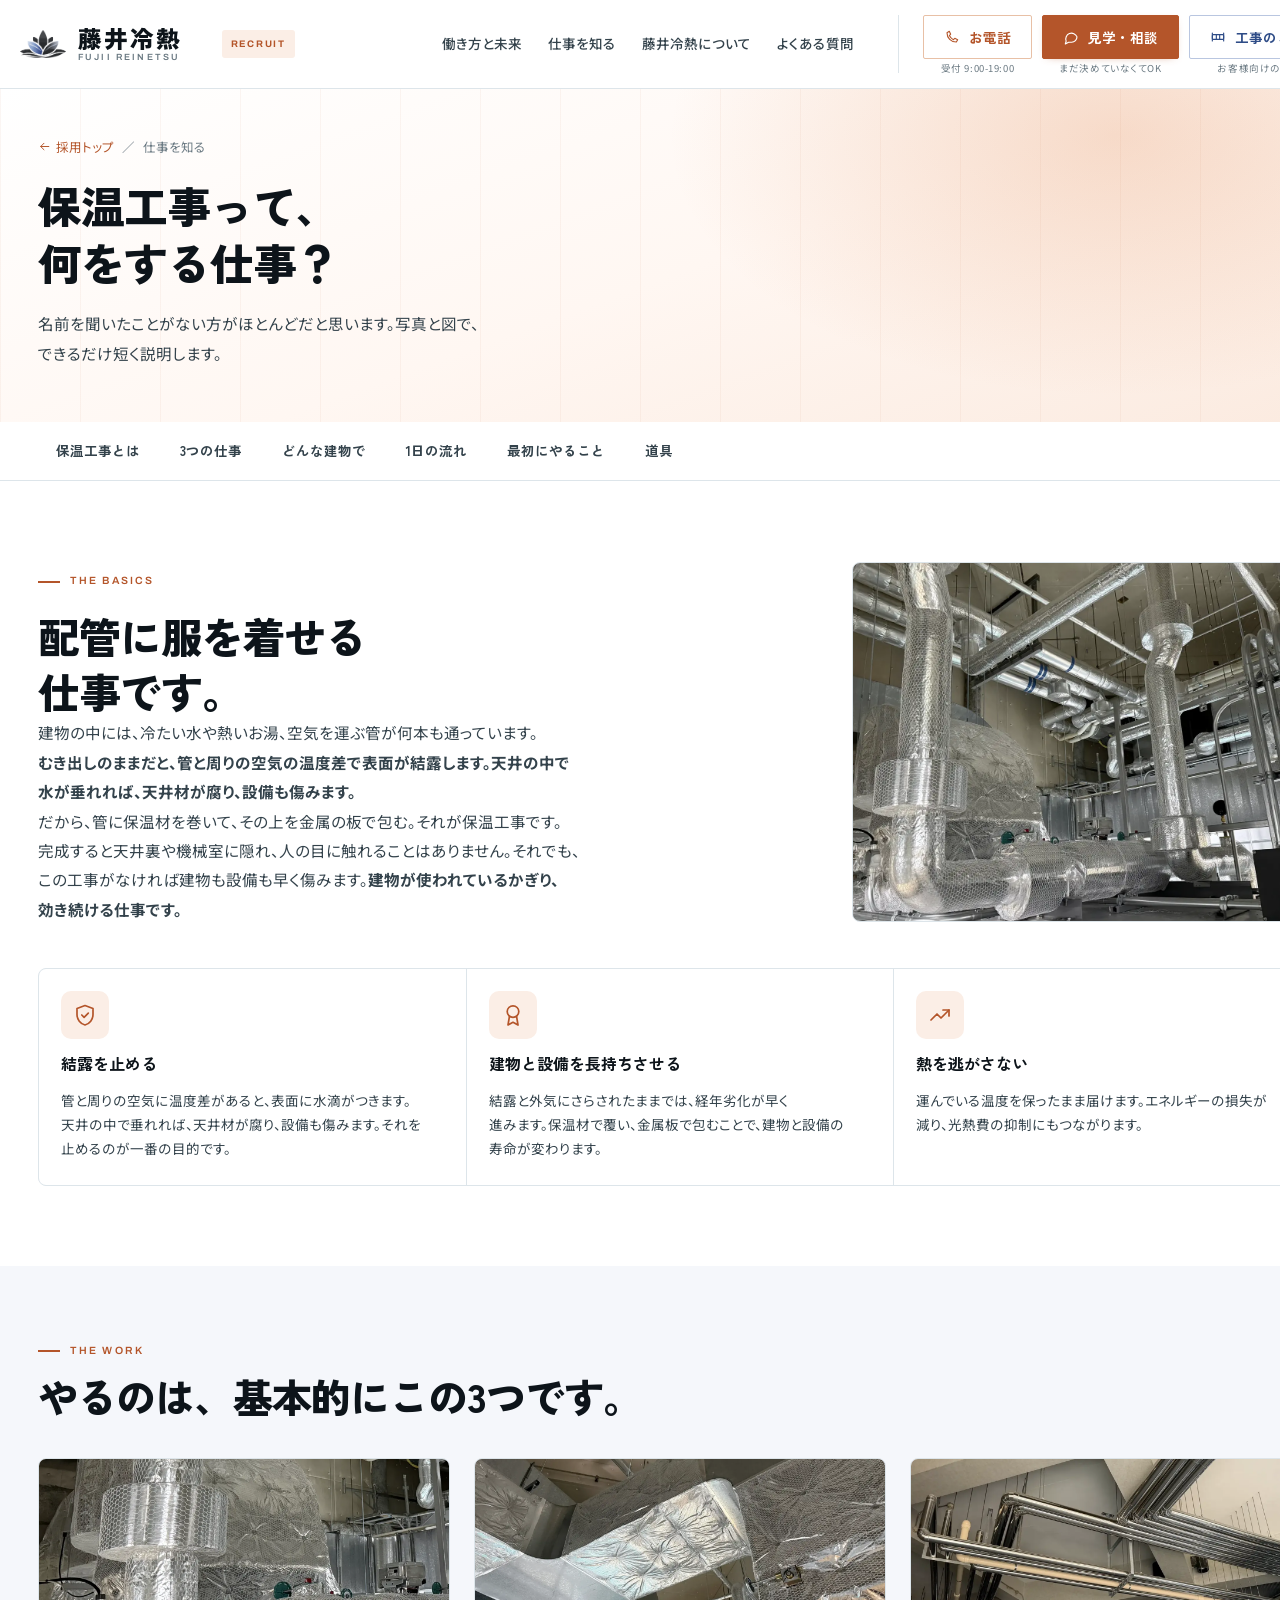
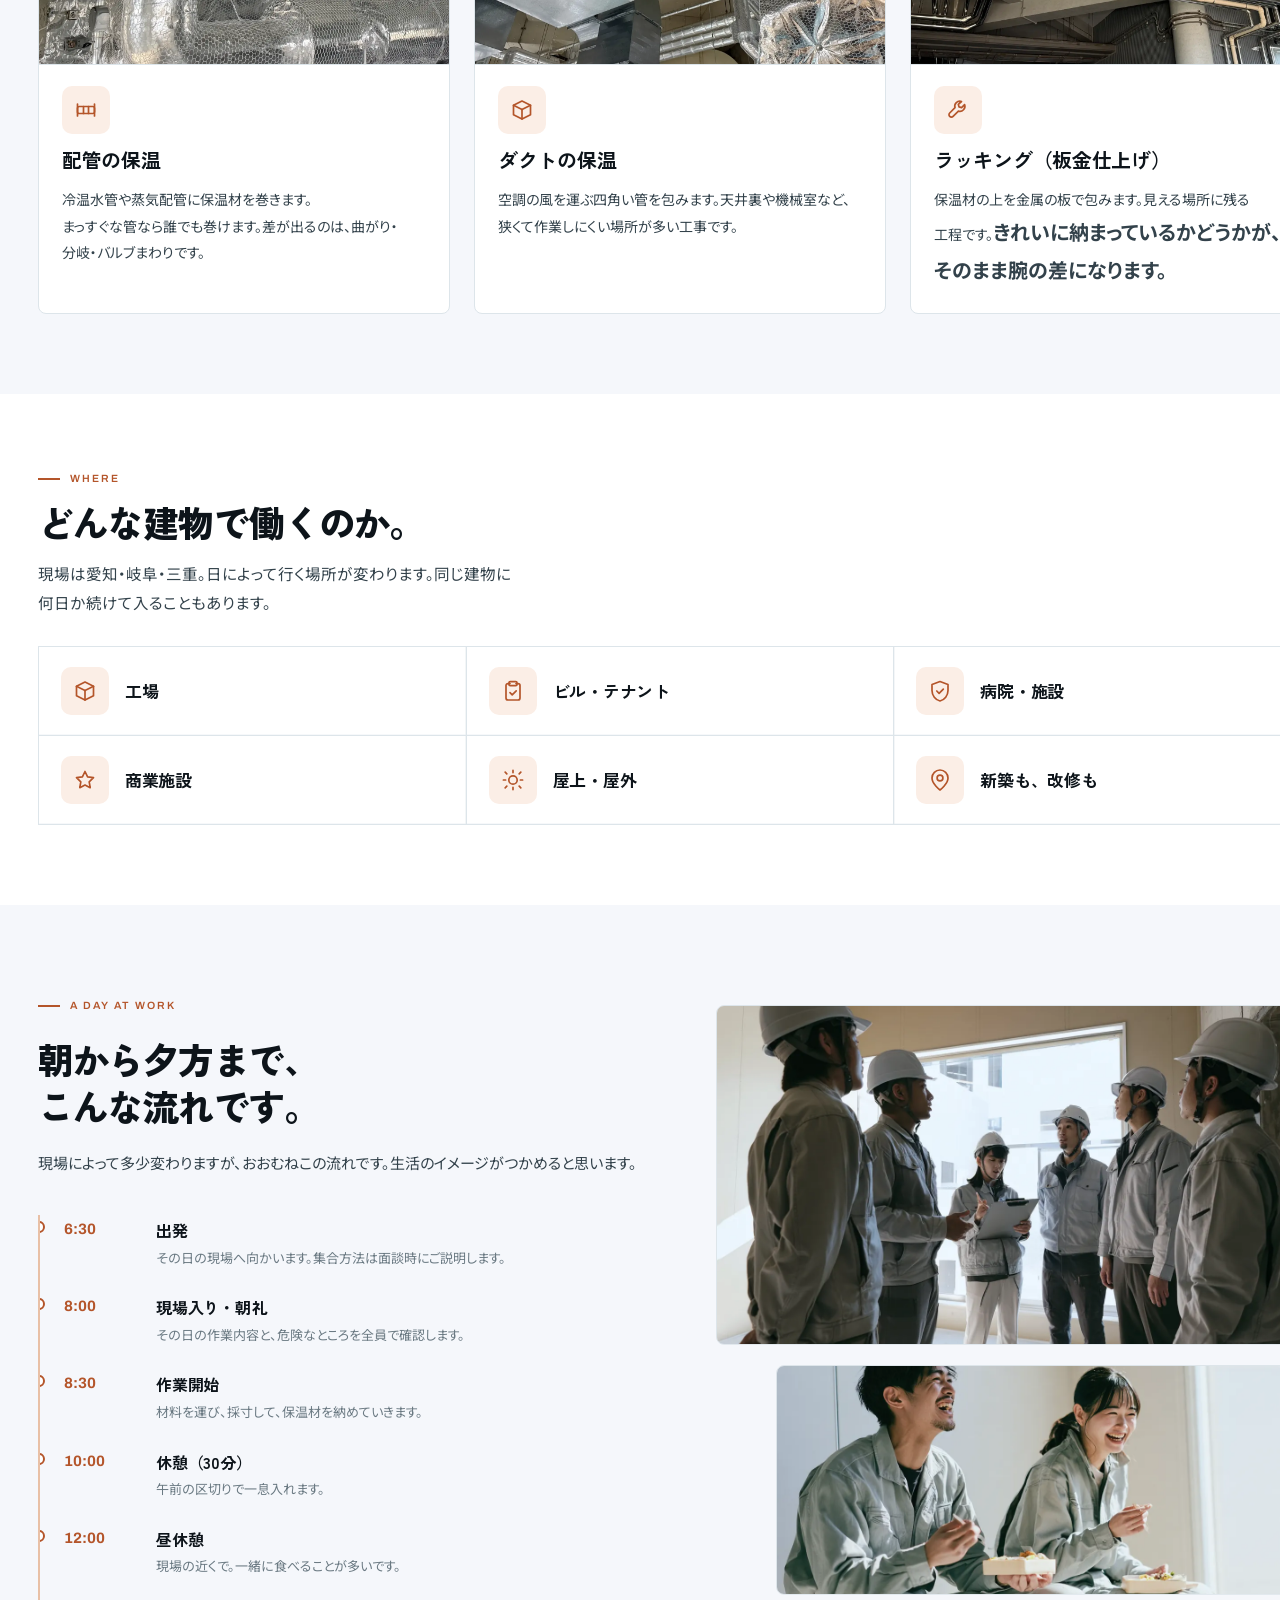
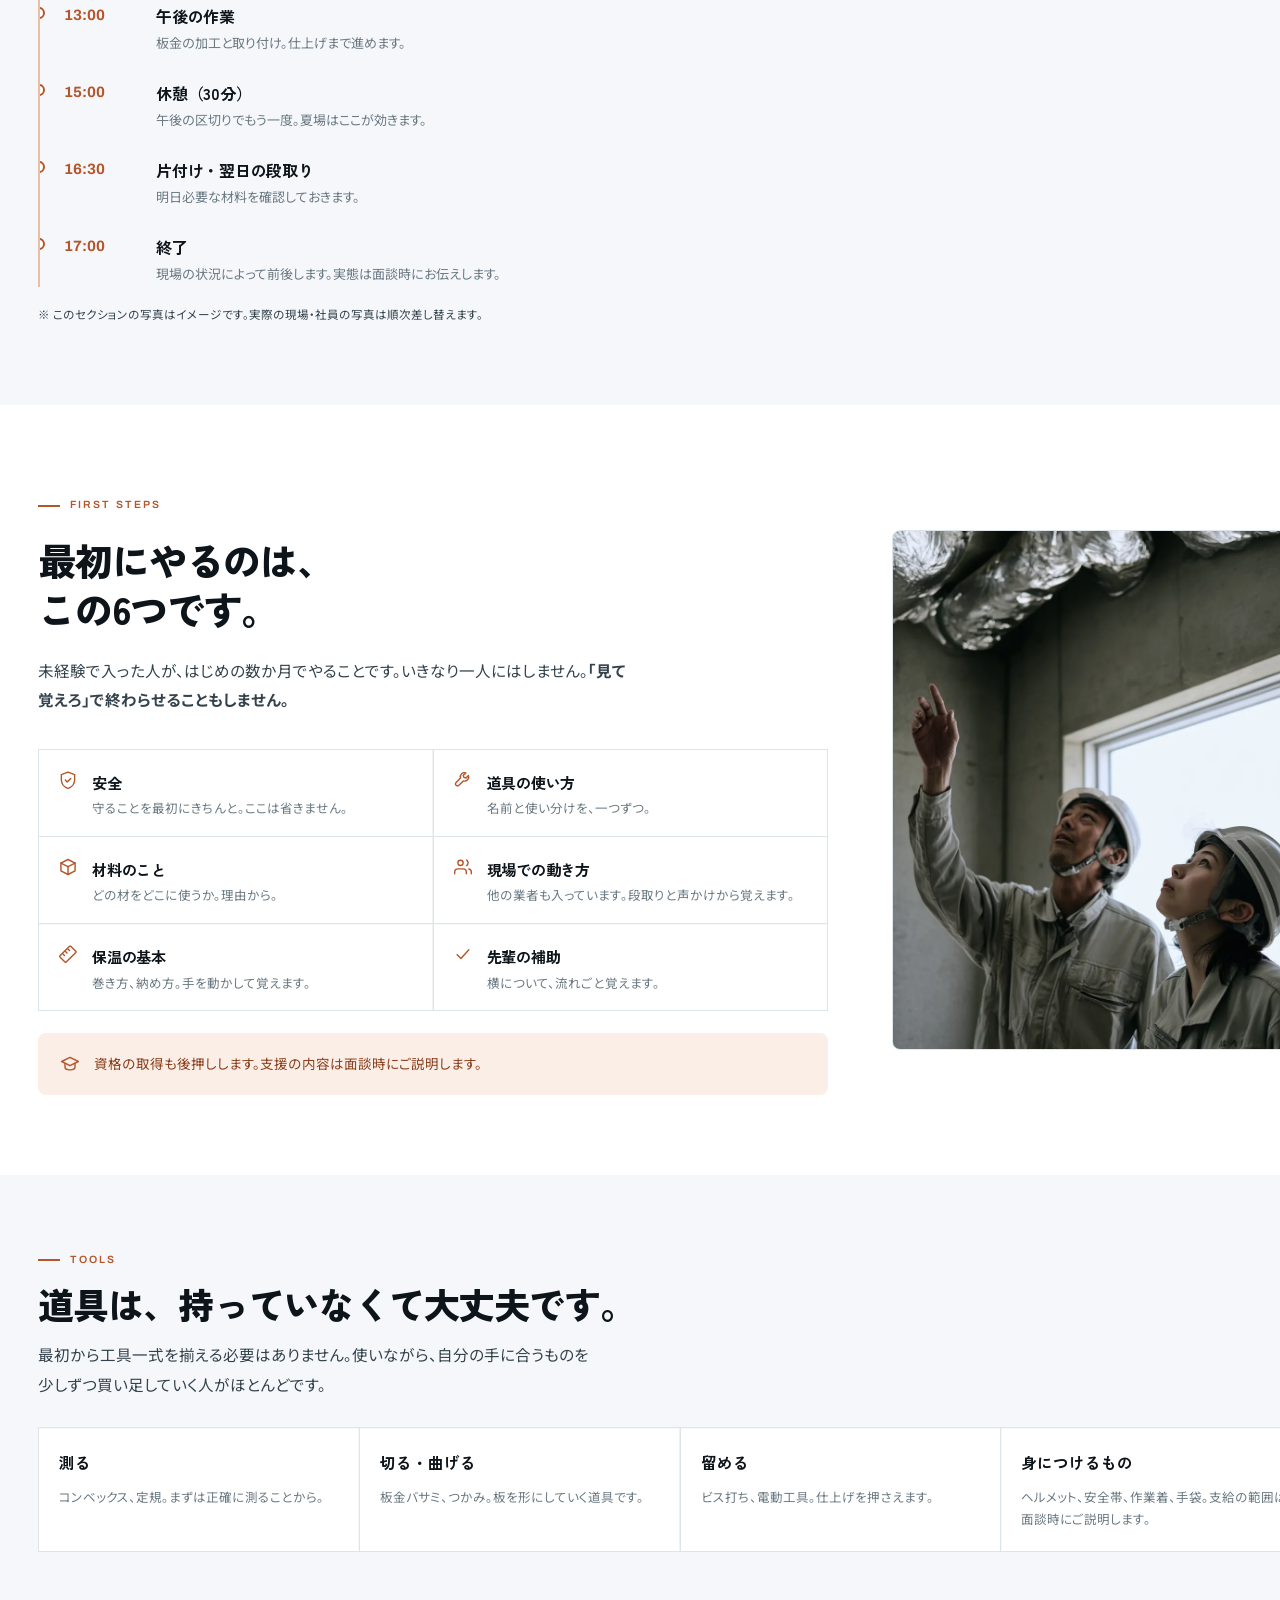
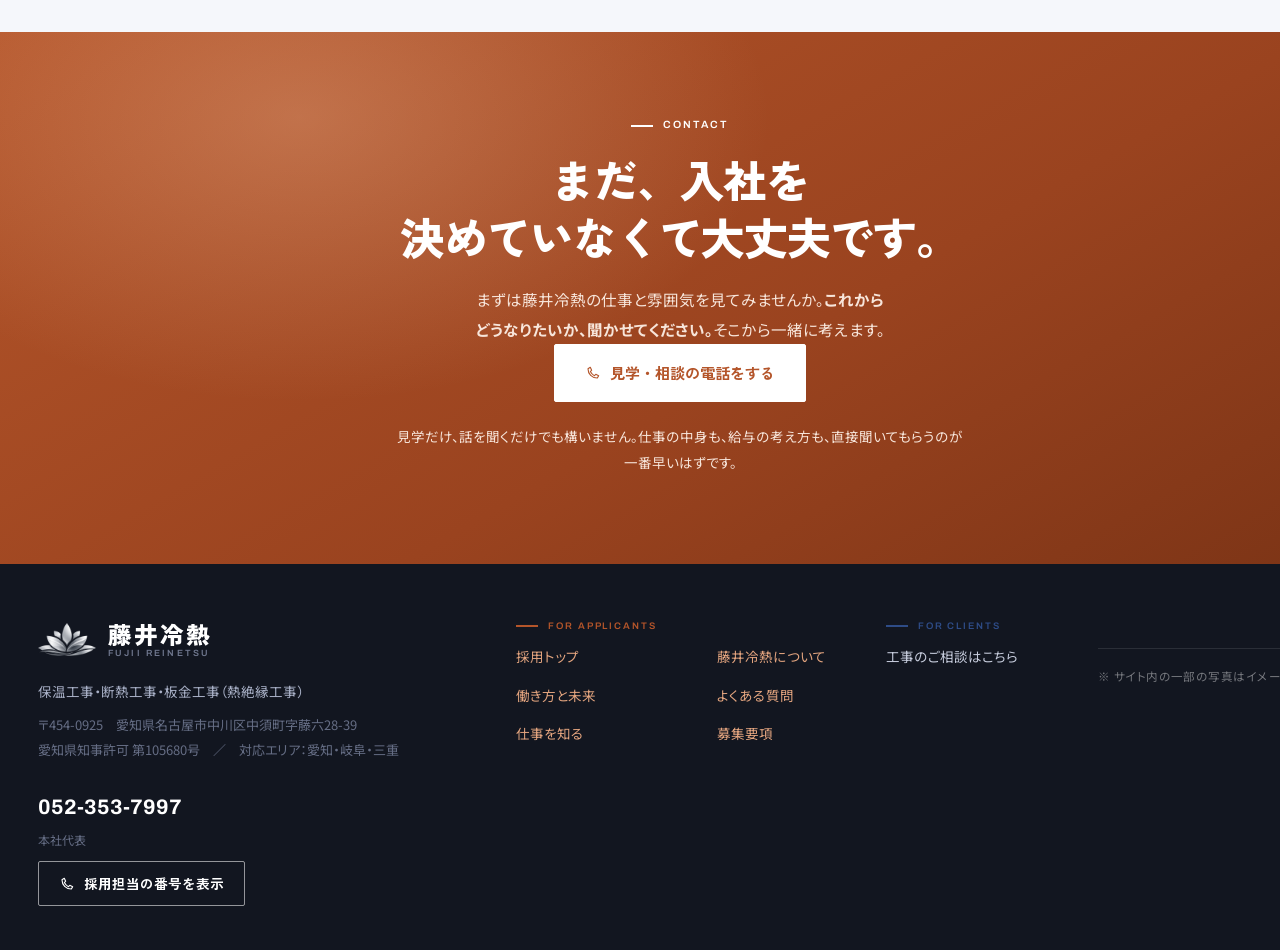
<file: recruit-job.html>
<!DOCTYPE html>
<html lang="ja">
<head>
<meta charset="utf-8">
<!-- ↑ 公開前の確認用サイトのため検索避け。本番ドメインへ移す時にこの1行を消す。 -->
<meta name="viewport" content="width=device-width, initial-scale=1">
<title>保温工事とは｜藤井冷熱の求人｜配管保温・ダクト保温・ラッキング</title>
<meta name="description" content="保温工事とは何をする仕事か。配管保温・ダクト保温・ラッキングの3つ、1日の流れ、未経験者が最初にやること、使う道具まで。藤井冷熱の採用情報。">
<link rel="preconnect" href="https://fonts.googleapis.com">
<link rel="preconnect" href="https://fonts.gstatic.com" crossorigin>
<link rel="stylesheet" href="https://fonts.googleapis.com/css2?family=Archivo:wght@500;600;700&family=Noto+Sans+JP:wght@400;500;700&family=Zen+Kaku+Gothic+New:wght@500;700;900&display=swap">
<link rel="icon" href="img/favicon.png" type="image/png">
<script>document.documentElement.classList.add('js');</script>
<script src="js/nav.js?v=53702c8f" defer></script>
<link rel="stylesheet" href="css/reset.css?v=e600d7dc">
<link rel="stylesheet" href="css/style.css?v=d03579ec">

	<link rel="canonical" href="https://fujiiren1996.github.io/fujii-reinetsu/recruit-job.html">
	<meta property="og:type" content="article">
	<meta property="og:site_name" content="藤井冷熱">
	<meta property="og:locale" content="ja_JP">
	<meta property="og:url" content="https://fujiiren1996.github.io/fujii-reinetsu/recruit-job.html">
	<meta property="og:title" content="保温工事とは｜藤井冷熱の求人｜配管保温・ダクト保温・ラッキング">
	<meta property="og:description" content="保温工事とは何をする仕事か。配管保温・ダクト保温・ラッキングの3つ、1日の流れ、未経験者が最初にやること、使う道具まで。藤井冷熱の採用情報。">
	<meta property="og:image" content="https://fujiiren1996.github.io/fujii-reinetsu/img/ogp.jpg">
	<meta property="og:image:width" content="1200">
	<meta property="og:image:height" content="630">
	<meta name="twitter:card" content="summary_large_image">
	<script type="application/ld+json">{"@context":"https://schema.org","@graph":[{"@type":"HVACBusiness","@id":"https://fujiiren1996.github.io/fujii-reinetsu/#org","name":"藤井冷熱","alternateName":"フジイレイネツ","url":"https://fujiiren1996.github.io/fujii-reinetsu/","logo":"https://fujiiren1996.github.io/fujii-reinetsu/img/logo.png","image":"https://fujiiren1996.github.io/fujii-reinetsu/img/ogp.jpg","description":"愛知県名古屋市中川区を拠点に、配管・ダクトの保温断熱工事、冷媒管や屋外配管のラッキング（板金仕上げ）を行う熱絶縁工事会社。創業から約50年、親子三代で愛知・岐阜・三重の現場に対応しています。","founder":{"@type":"Person","name":"藤井 築路"},"employee":{"@type":"Person","name":"藤井 築路","jobTitle":"代表"},"address":{"@type":"PostalAddress","postalCode":"454-0925","addressRegion":"愛知県","addressLocality":"名古屋市中川区","streetAddress":"中須町字藤六28-39","addressCountry":"JP"},"telephone":"+81-52-353-7997","openingHoursSpecification":[{"@type":"OpeningHoursSpecification","dayOfWeek":["Monday","Tuesday","Wednesday","Thursday","Friday","Saturday","Sunday"],"opens":"09:00","closes":"19:00"}],"areaServed":[{"@type":"AdministrativeArea","name":"愛知県"},{"@type":"AdministrativeArea","name":"岐阜県"},{"@type":"AdministrativeArea","name":"三重県"}],"knowsAbout":["保温工事","断熱工事","配管保温","ダクト保温","冷媒管ラッキング","板金工事","熱絶縁工事"],"sameAs":["https://www.kensetumap.com/company/316546/","https://tsukulink.net/aichi/city_231100/505792","https://kensetu-mirai.com/companies/aichi/6064646/"],"hasCredential":"愛知県知事許可 第105680号"},{"@type":"WebSite","@id":"https://fujiiren1996.github.io/fujii-reinetsu/#site","url":"https://fujiiren1996.github.io/fujii-reinetsu/","name":"藤井冷熱","inLanguage":"ja","publisher":{"@id":"https://fujiiren1996.github.io/fujii-reinetsu/#org"}},{"@type":"WebPage","@id":"https://fujiiren1996.github.io/fujii-reinetsu/recruit-job.html#page","url":"https://fujiiren1996.github.io/fujii-reinetsu/recruit-job.html","name":"保温工事とは｜藤井冷熱の求人｜配管保温・ダクト保温・ラッキング","description":"保温工事とは何をする仕事か。配管保温・ダクト保温・ラッキングの3つ、1日の流れ、未経験者が最初にやること、使う道具まで。藤井冷熱の採用情報。","isPartOf":{"@id":"https://fujiiren1996.github.io/fujii-reinetsu/#site"},"about":{"@id":"https://fujiiren1996.github.io/fujii-reinetsu/#org"},"inLanguage":"ja"},{"@type":"BreadcrumbList","itemListElement":[{"@type":"ListItem","position":1,"name":"ホーム","item":"https://fujiiren1996.github.io/fujii-reinetsu/"},{"@type":"ListItem","position":2,"name":"採用情報","item":"https://fujiiren1996.github.io/fujii-reinetsu/recruit.html"},{"@type":"ListItem","position":3,"name":"仕事を知る","item":"https://fujiiren1996.github.io/fujii-reinetsu/recruit-job.html"}]}]}</script>
</head>
<body>
<svg class="u-sprite" width="0" height="0" aria-hidden="true" focusable="false"><defs>
<symbol id="i-pipe" viewBox="0 0 24 24"><rect x="3.5" y="8.5" width="17" height="7" rx="1.6"/><path d="M3.5 6v12M20.5 6v12"/><path d="M9.5 8.5v7M14.5 8.5v7"/></symbol>
<symbol id="i-user" viewBox="0 0 24 24"><circle cx="12" cy="8" r="3.4"/><path d="M5 20c0-3.6 3.1-5.6 7-5.6s7 2 7 5.6"/></symbol>
<symbol id="i-phone" viewBox="0 0 24 24"><path d="M4.5 5.5c0 8 6 14 14 14l2-3.4-4.3-2.1-2 2a14 14 0 0 1-6.2-6.2l2-2L7.9 3.5z"/></symbol>
<symbol id="i-cam" viewBox="0 0 24 24"><path d="M3 7.5h4L9 5h6l2 2.5h4v12H3z"/><circle cx="12" cy="13" r="3.6"/></symbol>
<symbol id="i-down" viewBox="0 0 24 24"><path d="M12 4v15"/><path d="M6 13l6 6 6-6"/></symbol>
<symbol id="i-arrow" viewBox="0 0 24 24"><path d="M4 12h15"/><path d="M13 6l6 6-6 6"/></symbol>
<symbol id="i-wrench" viewBox="0 0 24 24"><path d="M15.5 3.5a5 5 0 0 0-6.5 6.2L3.7 15a2.4 2.4 0 1 0 3.4 3.4l5.3-5.3a5 5 0 0 0 6.2-6.5l-3 3-2.6-.7-.7-2.6z"/></symbol>
<symbol id="i-users" viewBox="0 0 24 24"><path d="M16 20v-1.8a4 4 0 0 0-4-4H6a4 4 0 0 0-4 4V20"/><circle cx="9" cy="7" r="3.2"/><path d="M22 20v-1.8a4 4 0 0 0-3-3.8"/><path d="M16.4 3.7a4 4 0 0 1 0 6.6"/></symbol>
<symbol id="i-clip" viewBox="0 0 24 24"><rect x="8" y="2.6" width="8" height="4" rx="1.2"/><path d="M9 4.6H7a2 2 0 0 0-2 2v12.4a2 2 0 0 0 2 2h10a2 2 0 0 0 2-2V6.6a2 2 0 0 0-2-2h-2"/><path d="M9 13.6l2.2 2.2 4-4"/></symbol>
<symbol id="i-code" viewBox="0 0 24 24"><path d="M9 18l-6-6 6-6"/><path d="M15 6l6 6-6 6"/></symbol>
<symbol id="i-up" viewBox="0 0 24 24"><path d="M3 17l6-6 4 4 8-8"/><path d="M15 7h6v6"/></symbol>
<symbol id="i-cap" viewBox="0 0 24 24"><path d="M22 9L12 4 2 9l10 5 10-5z"/><path d="M6 11.5V16c0 1.7 2.7 3 6 3s6-1.3 6-3v-4.5"/></symbol>
<symbol id="i-heart" viewBox="0 0 24 24"><path d="M20.8 5.6a5 5 0 0 0-7.1 0L12 7.3l-1.7-1.7a5 5 0 1 0-7.1 7.1L12 21.4l8.8-8.7a5 5 0 0 0 0-7.1z"/></symbol>
<symbol id="i-shield" viewBox="0 0 24 24"><path d="M12 2.5l8 3v6c0 5-3.4 9.3-8 10.5C7.4 20.8 4 16.5 4 11.5v-6z"/><path d="M8.8 12l2.3 2.3 4.2-4.2"/></symbol>
<symbol id="i-box" viewBox="0 0 24 24"><path d="M20.5 7.3L12 3 3.5 7.3v9.4L12 21l8.5-4.3z"/><path d="M3.5 7.3L12 11.6l8.5-4.3"/><path d="M12 21v-9.4"/></symbol>
<symbol id="i-check" viewBox="0 0 24 24"><path d="M5 12.8l4.6 4.6L19 7"/></symbol>
<symbol id="i-award" viewBox="0 0 24 24"><circle cx="12" cy="8.6" r="5.8"/><path d="M8.4 13.6L7 22l5-2.7L17 22l-1.4-8.4"/></symbol>
<symbol id="i-star" viewBox="0 0 24 24"><path d="M12 3.5l2.6 5.4 5.9.8-4.3 4.1 1 5.9L12 17l-5.2 2.7 1-5.9L3.5 9.7l5.9-.8z"/></symbol>
<symbol id="i-sun" viewBox="0 0 24 24"><circle cx="12" cy="12" r="4.2"/><path d="M12 2.4v2.2M12 19.4v2.2M4.2 4.2l1.6 1.6M18.2 18.2l1.6 1.6M2.4 12h2.2M19.4 12h2.2M4.2 19.8l1.6-1.6M18.2 5.8l1.6-1.6"/></symbol>
<symbol id="i-msg" viewBox="0 0 24 24"><path d="M21 11.8a8 8 0 0 1-8 8H8.4L3.5 22.5l1.2-4.3A8 8 0 1 1 21 11.8z"/></symbol>
<symbol id="i-pin" viewBox="0 0 24 24"><path d="M20 10c0 6-8 12-8 12S4 16 4 10a8 8 0 1 1 16 0z"/><circle cx="12" cy="10" r="2.9"/></symbol>
<symbol id="i-eye" viewBox="0 0 24 24"><path d="M2 12s3.8-6.5 10-6.5S22 12 22 12s-3.8 6.5-10 6.5S2 12 2 12z"/><circle cx="12" cy="12" r="3"/></symbol>
<symbol id="i-ruler" viewBox="0 0 24 24"><path d="M15.3 2.6l6.1 6.1a1 1 0 0 1 0 1.4L9.8 21.7a1 1 0 0 1-1.4 0l-6.1-6.1a1 1 0 0 1 0-1.4L13.9 2.6a1 1 0 0 1 1.4 0z"/><path d="M12 6l1.8 1.8M9 9l1.8 1.8M6 12l1.8 1.8"/></symbol>
</defs></svg>
<header class="l-header">
	<div class="l-header__inner">
		<a class="l-header__logo" href="index.html">
			<img class="l-header__mark" src="img/logo.png" alt="藤井冷熱" width="240" height="141" alt="">
			<span class="l-header__wordmark"><b>藤井冷熱</b><i>FUJII REINETSU</i></span>
		</a>
		<button type="button" class="l-header__menu js-drawer" aria-expanded="false" aria-controls="drawer">
			<span class="l-header__menu__bars" aria-hidden="true"><i></i><i></i></span>
			<span class="l-header__menu__txt">メニュー</span>
		</button>
		<span class="l-header__badge">RECRUIT</span>
		<nav class="l-header__nav" aria-label="採用メニュー">
			<a href="recruit-work.html">働き方と未来</a>
			<a class="is-current" href="recruit-job.html">仕事を知る</a>
			<a href="recruit-about.html">藤井冷熱について</a>
			<a href="recruit-faq.html">よくある質問</a>
		</nav>
		<div class="l-header__doors">
			<div class="l-header__door">
				<div class="c-tel c-tel--head">
					<button type="button" class="c-btn c-btn--ocop c-btn--sm c-tel__trigger" aria-expanded="false" data-open-text="閉じる">
						<svg class="c-btn__ic c-btn__ic--ring"><use href="#i-phone"/></svg><span class="l-header__lb">お電話</span><span class="l-header__lb--sp">電話</span>
					</button>
					<div class="c-tel__panel c-tel__panel--cop" hidden>
						<span class="c-eyebrow c-eyebrow--recruit c-eyebrow--xs">採用担当 藤井 蓮</span>
						<a class="c-tel__num" href="tel:09047994123">090-4799-4123</a>
						<span class="c-tel__hours">9:00-19:00 ／ 土日祝も対応</span>
						<a class="c-btn c-btn--ocop c-btn--sm" href="tel:09047994123"><svg class="c-btn__ic c-btn__ic--ring"><use href="#i-phone"/></svg><span>この番号にかける</span></a>
					</div>
				</div>
				<span>受付 9:00-19:00</span>
			</div>
			<div class="l-header__door">
				<a class="c-btn c-btn--cop c-btn--sm" href="#entry"><svg class="c-btn__ic c-btn__ic--go"><use href="#i-msg"/></svg><span class="l-header__lb">見学・相談</span><span class="l-header__lb--sp">見学</span></a>
				<span>まだ決めていなくてOK</span>
			</div>
			<div class="l-header__door l-header__door--switch">
				<a class="c-btn c-btn--oblue c-btn--sm" href="index.html"><svg class="c-btn__ic"><use href="#i-pipe"/></svg><span class="l-header__lb">工事のご依頼</span><span class="l-header__lb--sp">工事</span></a>
				<span>お客様向けのご案内</span>
			</div>
		</div>
	</div>
</header>
<nav class="c-worlds" aria-label="サイトの切り替え">
	<a class="c-worlds__i c-worlds__i--client" href="index.html"><b>工事のご依頼</b><i>お客様の方へ</i><svg class="c-worlds__ar" aria-hidden="true"><use href="#i-arrow"/></svg></a>
	<a class="c-worlds__i c-worlds__i--recruit is-current" href="recruit.html" aria-current="true"><b>採用・求人</b><i>働きたい方へ</i></a>
</nav>

<main>

<section class="l-pagehead">
	<div class="l-inner l-pagehead__inner">
		<p class="c-crumb"><a href="recruit.html"><svg><use href="#i-arrow"/></svg>採用トップ</a><span>／</span><span>仕事を知る</span></p>
		<h1 class="u-dp l-pagehead__ttl js-inview-lines">保温工事って、<br>何をする仕事？</h1>
		<p class="l-pagehead__lead js-fadein" style="--d:220ms">名前を聞いたことがない方がほとんどだと思います。写真と図で、できるだけ短く説明します。</p>
	</div>
</section>
<nav class="c-anchor" aria-label="ページ内メニュー"><div class="l-inner c-anchor__inner"><a href="#what">保温工事とは</a><a href="#kind">3つの仕事</a><a href="#where">どんな建物で</a><a href="#day">1日の流れ</a><a href="#start">最初にやること</a><a href="#tools">道具</a></div></nav>
<section class="l-section--r" id="what">
	<div class="l-inner">
		<div class="p-lead2">
			<div>
				<p class="c-eyebrow c-eyebrow--recruit js-fadein">The basics</p>
				<h2 class="u-dp c-sechead__h--lg js-inview-lines" style="margin-top:18px">配管に服を着せる<br>仕事です。</h2>
				<p class="c-sechead__lead js-fadein" >建物の中には、冷たい水や熱いお湯、空気を運ぶ管が何本も通っています。<b>むき出しのままだと、管と周りの空気の温度差で表面が結露します。天井の中で水が垂れれば、天井材が腐り、設備も傷みます。</b><br>だから、管に保温材を巻いて、その上を金属の板で包む。それが保温工事です。</p>
				<p class="c-sechead__lead js-fadein" >完成すると天井裏や機械室に隠れ、人の目に触れることはありません。それでも、この工事がなければ建物も設備も早く傷みます。<b>建物が使われているかぎり、効き続ける仕事です。</b></p>
			</div>
			<figure class="c-photo js-fadein js-fadein--wipe-d js-inview-sheen c-photo--has" style="height:360px;border-radius:8px;--pos:50% 45%"><span class="c-photo__grid"></span><img src="img/photos/hero-main.webp" alt="保温された配管とダクトが並ぶ機械室" loading="lazy" decoding="async" width="1400" height="933"></figure>
		</div>

		<div class="p-type__grid" style="margin-top:44px" data-seq="90">
			<div class="p-type__cell js-fadein js-fadein--wipe-u">
				<span class="c-icbox c-icbox--cop"><svg class="c-ic"><use href="#i-shield"/></svg></span>
				<b>結露を止める</b>
				<p>管と周りの空気に温度差があると、表面に水滴がつきます。天井の中で垂れれば、天井材が腐り、設備も傷みます。それを止めるのが一番の目的です。</p>
			</div>
			<div class="p-type__cell js-fadein js-fadein--wipe-u">
				<span class="c-icbox c-icbox--cop"><svg class="c-ic"><use href="#i-award"/></svg></span>
				<b>建物と設備を長持ちさせる</b>
				<p>結露と外気にさらされたままでは、経年劣化が早く進みます。保温材で覆い、金属板で包むことで、建物と設備の寿命が変わります。</p>
			</div>
			<div class="p-type__cell js-fadein js-fadein--wipe-u">
				<span class="c-icbox c-icbox--cop"><svg class="c-ic"><use href="#i-up"/></svg></span>
				<b>熱を逃がさない</b>
				<p>運んでいる温度を保ったまま届けます。エネルギーの損失が減り、光熱費の抑制にもつながります。</p>
			</div>
		</div>
	</div>
</section>

<section class="l-section--r l-section--bg" id="kind">
	<div class="l-inner">
		<div class="c-sechead js-fadein">
			<p class="c-eyebrow c-eyebrow--recruit">The work</p>
			<h2 class="u-dp js-inview-lines">やるのは、基本的にこの3つです。</h2>
		</div>
		<div class="p-rwork__grid" data-seq="110">
			<div class="p-rwork__card js-fadein">
				<figure class="c-photo c-photo--tiny p-rwork__thumb js-inview-sheen c-photo--has" style="--pos:50% 50%"><img src="img/photos/svc-piping.webp" alt="保温した配管の曲がりとバルブまわり" loading="lazy" decoding="async" width="1400" height="1050"></figure>
				<div class="p-rwork__body">
					<span class="c-icbox c-icbox--cop"><svg class="c-ic"><use href="#i-pipe"/></svg></span>
					<b class="u-dp7">配管の保温</b>
					<p>冷温水管や蒸気配管に保温材を巻きます。まっすぐな管なら誰でも巻けます。差が出るのは、曲がり・分岐・バルブまわりです。</p>
				</div>
			</div>
			<div class="p-rwork__card js-fadein">
				<figure class="c-photo c-photo--tiny p-rwork__thumb js-inview-sheen c-photo--has" style="--pos:50% 45%"><img src="img/photos/svc-duct.webp" alt="亀甲金網で仕上げた角ダクトの保温" loading="lazy" decoding="async" width="1400" height="1050"></figure>
				<div class="p-rwork__body">
					<span class="c-icbox c-icbox--cop"><svg class="c-ic"><use href="#i-box"/></svg></span>
					<b class="u-dp7">ダクトの保温</b>
					<p>空調の風を運ぶ四角い管を包みます。天井裏や機械室など、狭くて作業しにくい場所が多い工事です。</p>
				</div>
			</div>
			<div class="p-rwork__card js-fadein">
				<figure class="c-photo c-photo--tiny p-rwork__thumb js-inview-sheen c-photo--has" style="--pos:50% 45%"><img src="img/photos/svc-clad.webp" alt="鏡面ステンレスで仕上げたラッキング配管" loading="lazy" decoding="async" width="1400" height="1050"></figure>
				<div class="p-rwork__body">
					<span class="c-icbox c-icbox--cop"><svg class="c-ic"><use href="#i-wrench"/></svg></span>
					<b class="u-dp7">ラッキング（板金仕上げ）</b>
					<p>保温材の上を金属の板で包みます。見える場所に残る工程です。<b>きれいに納まっているかどうかが、そのまま腕の差になります。</b></p>
				</div>
			</div>
		</div>
	</div>
</section>

<section class="l-section--r" id="where">
	<div class="l-inner">
		<div class="c-sechead js-fadein">
			<p class="c-eyebrow c-eyebrow--recruit">Where</p>
			<h2 class="u-dp c-sechead__h--md js-inview-lines">どんな建物で働くのか。</h2>
			<p class="c-sechead__lead">現場は愛知・岐阜・三重。日によって行く場所が変わります。同じ建物に何日か続けて入ることもあります。</p>
		</div>
		<ul class="p-who__grid" data-seq="60" style="margin-top:28px">
			<li class="p-who__cell js-fadein js-fadein--wipe-l"><span class="c-icbox c-icbox--cop"><svg class="c-ic"><use href="#i-box"/></svg></span><b class="u-dp7">工場</b></li>
			<li class="p-who__cell js-fadein js-fadein--wipe-l"><span class="c-icbox c-icbox--cop"><svg class="c-ic"><use href="#i-clip"/></svg></span><b class="u-dp7">ビル・テナント</b></li>
			<li class="p-who__cell js-fadein js-fadein--wipe-l"><span class="c-icbox c-icbox--cop"><svg class="c-ic"><use href="#i-shield"/></svg></span><b class="u-dp7">病院・施設</b></li>
			<li class="p-who__cell js-fadein js-fadein--wipe-l"><span class="c-icbox c-icbox--cop"><svg class="c-ic"><use href="#i-star"/></svg></span><b class="u-dp7">商業施設</b></li>
			<li class="p-who__cell js-fadein js-fadein--wipe-l"><span class="c-icbox c-icbox--cop"><svg class="c-ic"><use href="#i-sun"/></svg></span><b class="u-dp7">屋上・屋外</b></li>
			<li class="p-who__cell js-fadein js-fadein--wipe-l"><span class="c-icbox c-icbox--cop"><svg class="c-ic"><use href="#i-pin"/></svg></span><b class="u-dp7">新築も、改修も</b></li>
		</ul>
	</div>
</section>

<section class="l-section--r l-section--bg" id="day">
	<div class="l-inner p-day__inner">
		<div>
			<p class="c-eyebrow c-eyebrow--recruit js-fadein">A day at work</p>
			<h2 class="u-dp p-day__ttl js-inview-lines">朝から夕方まで、<br>こんな流れです。</h2>
			<p class="p-day__lead js-fadein">現場によって多少変わりますが、おおむねこの流れです。生活のイメージがつかめると思います。</p>
			<ol class="p-day__list">
				<li class="p-day__item js-fadein js-fadein--wipe-l" style="--d:100ms"><span class="p-day__t">6:30</span><div><b class="u-dp7">出発</b><p>その日の現場へ向かいます。集合方法は面談時にご説明します。</p></div></li>
				<li class="p-day__item js-fadein js-fadein--wipe-l" style="--d:180ms"><span class="p-day__t">8:00</span><div><b class="u-dp7">現場入り・朝礼</b><p>その日の作業内容と、危険なところを全員で確認します。</p></div></li>
				<li class="p-day__item js-fadein js-fadein--wipe-l" style="--d:260ms"><span class="p-day__t">8:30</span><div><b class="u-dp7">作業開始</b><p>材料を運び、採寸して、保温材を納めていきます。</p></div></li>
				<li class="p-day__item js-fadein js-fadein--wipe-l" style="--d:340ms"><span class="p-day__t">10:00</span><div><b class="u-dp7">休憩（30分）</b><p>午前の区切りで一息入れます。</p></div></li>
				<li class="p-day__item js-fadein js-fadein--wipe-l" style="--d:420ms"><span class="p-day__t">12:00</span><div><b class="u-dp7">昼休憩</b><p>現場の近くで。一緒に食べることが多いです。</p></div></li>
				<li class="p-day__item js-fadein js-fadein--wipe-l" style="--d:500ms"><span class="p-day__t">13:00</span><div><b class="u-dp7">午後の作業</b><p>板金の加工と取り付け。仕上げまで進めます。</p></div></li>
				<li class="p-day__item js-fadein js-fadein--wipe-l" style="--d:580ms"><span class="p-day__t">15:00</span><div><b class="u-dp7">休憩（30分）</b><p>午後の区切りでもう一度。夏場はここが効きます。</p></div></li>
				<li class="p-day__item js-fadein js-fadein--wipe-l" style="--d:660ms"><span class="p-day__t">16:30</span><div><b class="u-dp7">片付け・翌日の段取り</b><p>明日必要な材料を確認しておきます。</p></div></li>
				<li class="p-day__item js-fadein js-fadein--wipe-l" style="--d:740ms"><span class="p-day__t">17:00</span><div><b class="u-dp7">終了</b><p>現場の状況によって前後します。実態は面談時にお伝えします。</p></div></li>
			</ol>
			<p class="p-day__note js-fadein">※ このセクションの写真はイメージです。実際の現場・社員の写真は順次差し替えます。</p>
		</div>
		<div class="p-day__visual">
			<figure class="c-photo p-day__ph1 js-fadein js-fadein--wipe-d js-inview-sheen c-photo--has" style="--pos:50% 45%"><span class="c-photo__grid"></span><img src="img/photos/r-briefing.webp" alt="現場での朝礼" loading="lazy" decoding="async" width="1344" height="896"></figure>
			<figure class="c-photo c-photo--tiny p-day__ph2 js-fadein js-fadein--wipe-l c-photo--has" style="--d:300ms;--pos:50% 50%"><img src="img/photos/r-lunch.webp" alt="現場近くでの昼休憩" loading="lazy" decoding="async" width="1232" height="924"></figure>
		</div>
	</div>
</section>

<section class="l-section--r" id="start">
	<div class="l-inner p-training__inner">
		<div>
			<p class="c-eyebrow c-eyebrow--recruit js-fadein">First steps</p>
			<h2 class="u-dp p-training__ttl js-inview-lines">最初にやるのは、<br>この6つです。</h2>
			<p class="p-training__lead js-fadein">未経験で入った人が、はじめの数か月でやることです。いきなり一人にはしません。<b>「見て覚えろ」で終わらせることもしません。</b></p>
			<ul class="p-training__grid" data-seq="75">
				<li class="p-training__cell js-fadein js-fadein--wipe-l"><svg class="c-ic c-ic--20"><use href="#i-shield"/></svg><div><b class="u-dp7">安全</b><p>守ることを最初にきちんと。ここは省きません。</p></div></li>
				<li class="p-training__cell js-fadein js-fadein--wipe-r"><svg class="c-ic c-ic--20"><use href="#i-wrench"/></svg><div><b class="u-dp7">道具の使い方</b><p>名前と使い分けを、一つずつ。</p></div></li>
				<li class="p-training__cell js-fadein js-fadein--wipe-l"><svg class="c-ic c-ic--20"><use href="#i-box"/></svg><div><b class="u-dp7">材料のこと</b><p>どの材をどこに使うか。理由から。</p></div></li>
				<li class="p-training__cell js-fadein js-fadein--wipe-r"><svg class="c-ic c-ic--20"><use href="#i-users"/></svg><div><b class="u-dp7">現場での動き方</b><p>他の業者も入っています。段取りと声かけから覚えます。</p></div></li>
				<li class="p-training__cell js-fadein js-fadein--wipe-l"><svg class="c-ic c-ic--20"><use href="#i-ruler"/></svg><div><b class="u-dp7">保温の基本</b><p>巻き方、納め方。手を動かして覚えます。</p></div></li>
				<li class="p-training__cell js-fadein js-fadein--wipe-r"><svg class="c-ic c-ic--20"><use href="#i-check"/></svg><div><b class="u-dp7">先輩の補助</b><p>横について、流れごと覚えます。</p></div></li>
			</ul>
			<p class="p-training__sup js-fadein"><svg class="c-ic c-ic--20" style="color:var(--cop)"><use href="#i-cap"/></svg><span>資格の取得も後押しします。<span class="is-tbd">支援の内容は面談時にご説明します。</span></span></p>
		</div>
		<figure class="c-photo p-training__ph js-fadein js-fadein--wipe-d js-inview-sheen c-photo--has" style="--pos:50% 40%"><span class="c-photo__grid"></span><img src="img/photos/r-teaching.webp" alt="先輩が若手にダクトの保温を説明している場面" loading="lazy" decoding="async" width="924" height="1232"></figure>
	</div>
</section>

<section class="l-section--r l-section--bg" id="tools">
	<div class="l-inner">
		<div class="c-sechead js-fadein">
			<p class="c-eyebrow c-eyebrow--recruit">Tools</p>
			<h2 class="u-dp c-sechead__h--md js-inview-lines">道具は、持っていなくて大丈夫です。</h2>
			<p class="c-sechead__lead">最初から工具一式を揃える必要はありません。使いながら、自分の手に合うものを少しずつ買い足していく人がほとんどです。</p>
		</div>
		<div class="p-tools" data-seq="70">
			<div class="js-fadein js-fadein--wipe-u"><b>測る</b><p>コンベックス、定規。まずは正確に測ることから。</p></div>
			<div class="js-fadein js-fadein--wipe-u"><b>切る・曲げる</b><p>板金バサミ、つかみ。板を形にしていく道具です。</p></div>
			<div class="js-fadein js-fadein--wipe-u"><b>留める</b><p>ビス打ち、電動工具。仕上げを押さえます。</p></div>
			<div class="js-fadein js-fadein--wipe-u"><b>身につけるもの</b><p>ヘルメット、安全帯、作業着、手袋。<span class="is-tbd">支給の範囲は面談時にご説明します。</span></p></div>
		</div>
	</div>
</section>

<section class="p-entry" id="entry">
	<div class="l-inner p-entry__inner">
		<p class="c-eyebrow c-eyebrow--white js-fadein">Contact</p>
		<h2 class="u-dp p-entry__ttl js-inview-lines">まだ、入社を<br>決めていなくて大丈夫です。</h2>
		<p class="p-entry__lead js-fadein">まずは藤井冷熱の仕事と雰囲気を見てみませんか。<b>これからどうなりたいか、聞かせてください。</b>そこから一緒に考えます。</p>
		<div class="c-tel js-fadein js-fadein--pop">
			<button type="button" class="c-btn c-btn--white c-tel__trigger" aria-expanded="false">
				<svg class="c-btn__ic c-btn__ic--ring"><use href="#i-phone"/></svg><span>見学・相談の電話をする</span>
			</button>
			<div class="c-tel__panel c-tel__panel--cop" hidden>
				<span class="c-eyebrow c-eyebrow--recruit c-eyebrow--xs">採用担当 藤井 蓮</span>
				<a class="c-tel__num" href="tel:09047994123">090-4799-4123</a>
				<span class="c-tel__hours">受付 9:00-19:00 ／ 土日祝も対応可能</span>
				<a class="c-btn c-btn--cop c-btn--sm" href="tel:09047994123"><svg class="c-btn__ic c-btn__ic--ring"><use href="#i-phone"/></svg><span>この番号にかける</span></a>
			</div>
		</div>
		<p class="p-entry__hint js-fadein">見学だけ、話を聞くだけでも構いません。仕事の中身も、給与の考え方も、直接聞いてもらうのが一番早いはずです。</p>
	</div>
</section>
</main>

<footer class="l-footer">
	<div class="l-inner l-footer__inner">
		<div class="l-footer__brand">
			<span class="l-footer__logo">
				<img class="l-footer__mark" src="img/logo-silver.png" alt="藤井冷熱" width="240" height="141" alt="">
				<span class="l-footer__wordmark"><b>藤井冷熱</b><i>FUJII REINETSU</i></span>
			</span>
			<p class="l-footer__biz">保温工事・断熱工事・板金工事（熱絶縁工事）</p>
			<p class="l-footer__ph">〒454-0925　愛知県名古屋市中川区中須町字藤六28-39<br>愛知県知事許可 第105680号<span class="l-footer__sep">　／　</span><span class="l-footer__area">対応エリア：愛知・岐阜・三重</span></p>
			<div class="l-footer__tels">
				<span class="l-footer__telrow">
					<span class="l-footer__tel l-footer__tel--flat">052-353-7997</span>
					<span class="l-footer__hours">本社代表</span>
				</span>
				<div class="c-tel c-tel--foot">
					<button type="button" class="c-btn c-btn--ow c-btn--sm c-tel__trigger" aria-expanded="false" data-open-text="閉じる">
						<svg class="c-btn__ic c-btn__ic--ring"><use href="#i-phone"/></svg><span>採用担当の番号を表示</span>
					</button>
					<div class="c-tel__panel" hidden>
						<span class="c-eyebrow c-eyebrow--recruit c-eyebrow--xs">採用担当 藤井 蓮</span>
						<a class="c-tel__num" href="tel:09047994123">090-4799-4123</a>
						<span class="c-tel__hours">9:00-19:00 ／ 土日祝も対応</span>
						<a class="c-btn c-btn--cop c-btn--sm" href="tel:09047994123"><svg class="c-btn__ic c-btn__ic--ring"><use href="#i-phone"/></svg><span>この番号にかける</span></a>
					</div>
				</div>
			</div>
		</div>
		<nav class="l-footer__navs" aria-label="フッターメニュー">
			<div class="l-footer__col l-footer__col--recruit">
				<span class="c-eyebrow c-eyebrow--recruit c-eyebrow--xs">For applicants</span>
				<a href="recruit.html">採用トップ</a><a href="recruit-work.html">働き方と未来</a><a href="recruit-job.html">仕事を知る</a>
			</div>
			<div class="l-footer__col l-footer__col--recruit">
				<span class="c-eyebrow c-eyebrow--recruit c-eyebrow--xs l-footer__spacer">.</span>
				<a href="recruit-about.html">藤井冷熱について</a><a href="recruit-faq.html">よくある質問</a><a href="recruit-work.html#req">募集要項</a>
			</div>
			<div class="l-footer__col">
				<span class="c-eyebrow c-eyebrow--client c-eyebrow--xs">For clients</span>
				<a href="index.html">工事のご相談はこちら</a>
			</div>
		</nav>
		<p class="l-footer__note">※ サイト内の一部の写真はイメージです。</p>
	</div>
</footer>

<script src="js/main.js?v=8d80c6ad"></script>
<div class="c-spcta" aria-label="応募・見学のご相談">
	<a class="c-spcta__tel" href="tel:09047994123"><svg class="c-ic c-ic--18"><use href="#i-phone"/></svg><span>電話で相談</span></a>
	<a class="c-spcta__btn" href="#entry"><span>見学・応募はこちら</span></a>
</div>
<div class="l-drawer" id="drawer" hidden>
	<div class="l-drawer__sheet">
		<nav class="l-drawer__nav" aria-label="サイト内メニュー">
			<p class="c-eyebrow c-eyebrow--recruit c-eyebrow--xs">採用情報</p>
			<div class="l-drawer__links">
				<a href="recruit.html">採用トップ</a>
				<a href="recruit-work.html">働き方と未来</a>
				<a href="recruit-job.html" class="is-current">仕事を知る</a>
				<a href="recruit-about.html">藤井冷熱について</a>
				<a href="recruit-faq.html">よくある質問</a>
			</div>
			<p class="c-eyebrow c-eyebrow--client c-eyebrow--xs l-drawer__sub">工事のご依頼</p>
			<div class="l-drawer__links l-drawer__links--sub">
				<a href="index.html#services">事業内容</a>
				<a href="index.html#works">施工実績</a>
				<a href="index.html#flow">対応の流れ</a>
				<a href="index.html#about">私たちについて</a>
				<a href="index.html#profile">会社概要</a>
				<a href="index.html#faq">よくあるご質問</a>
			</div>
		</nav>
		<div class="l-drawer__foot">
			<a class="c-btn c-btn--cop" href="index.html"><span>工事のご相談はこちら</span></a>
			<a class="l-drawer__tel" href="tel:09047994123">
				<svg class="c-ic c-ic--18"><use href="#i-phone"/></svg>
				<span><b>090-4799-4123</b><i>担当 藤井 蓮 ／ 9:00-19:00</i></span>
			</a>
		</div>
	</div>
</div>
</body>
</html>
</file>
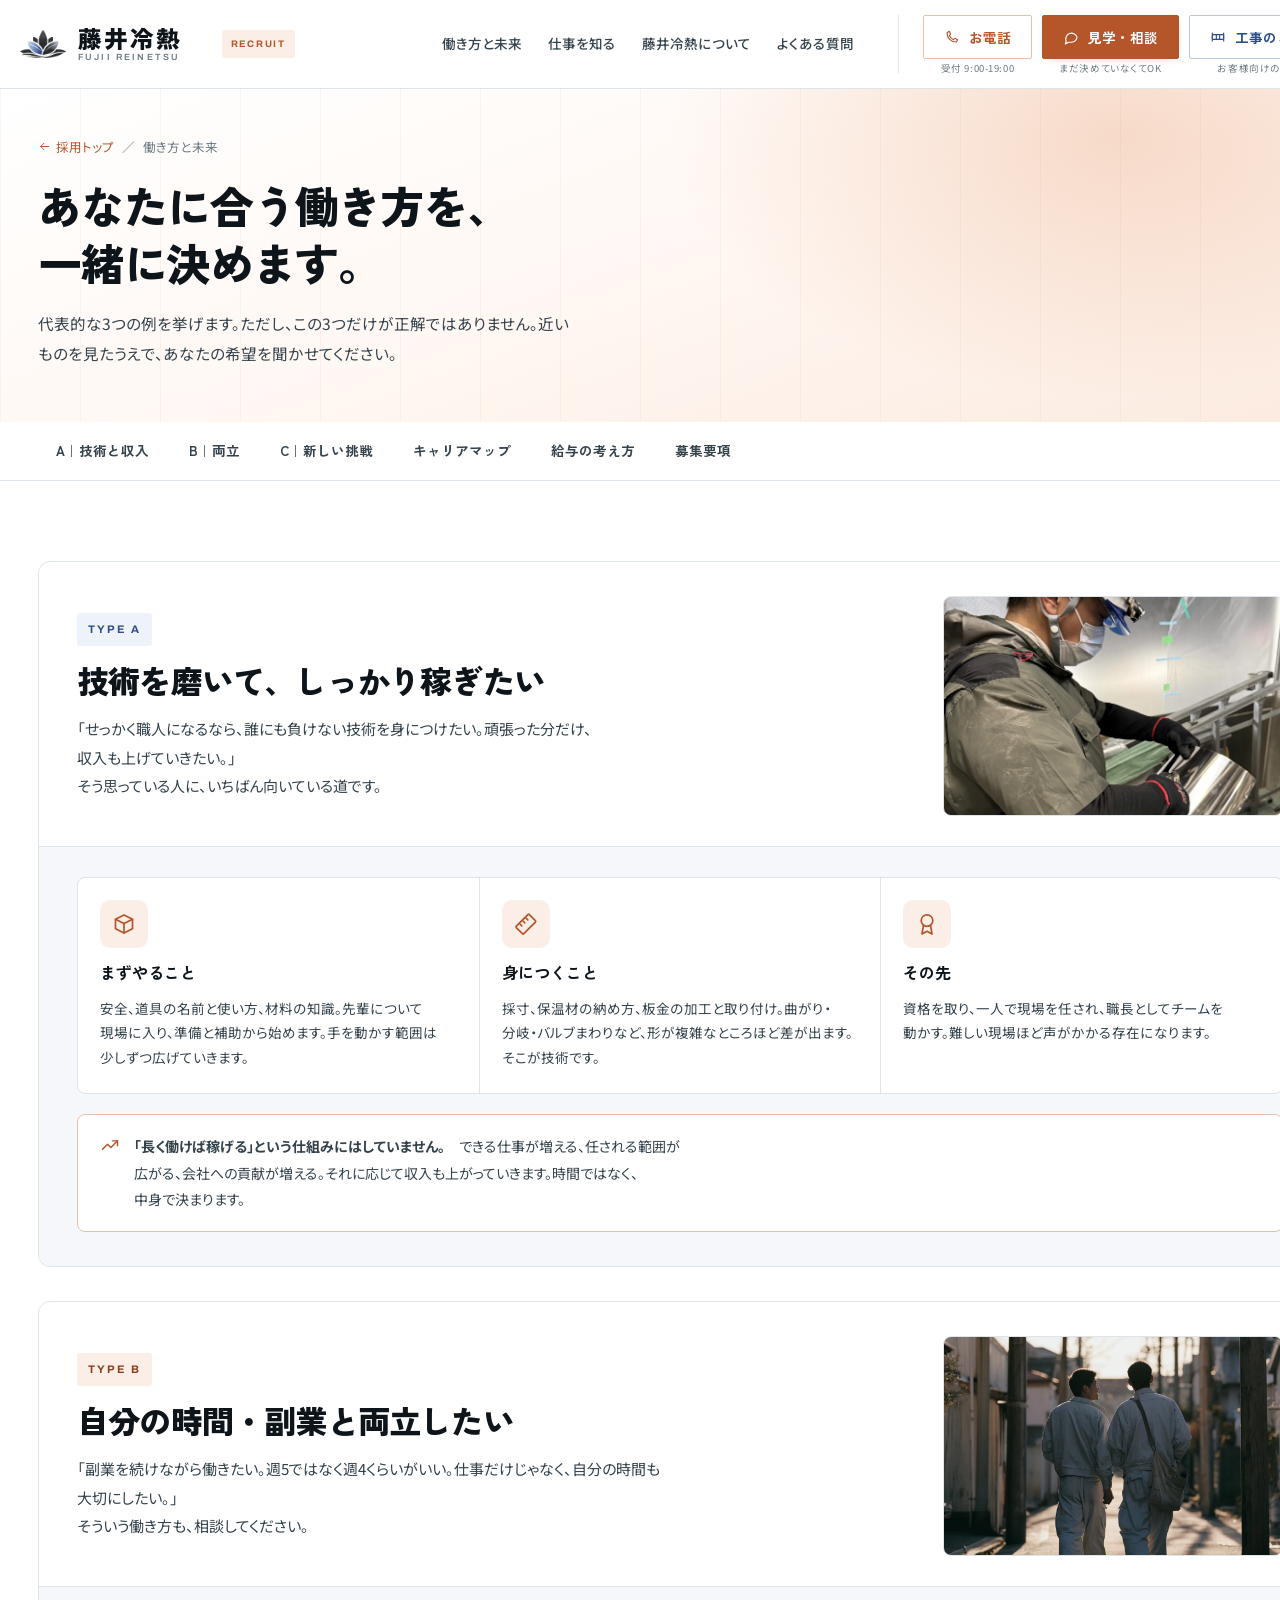
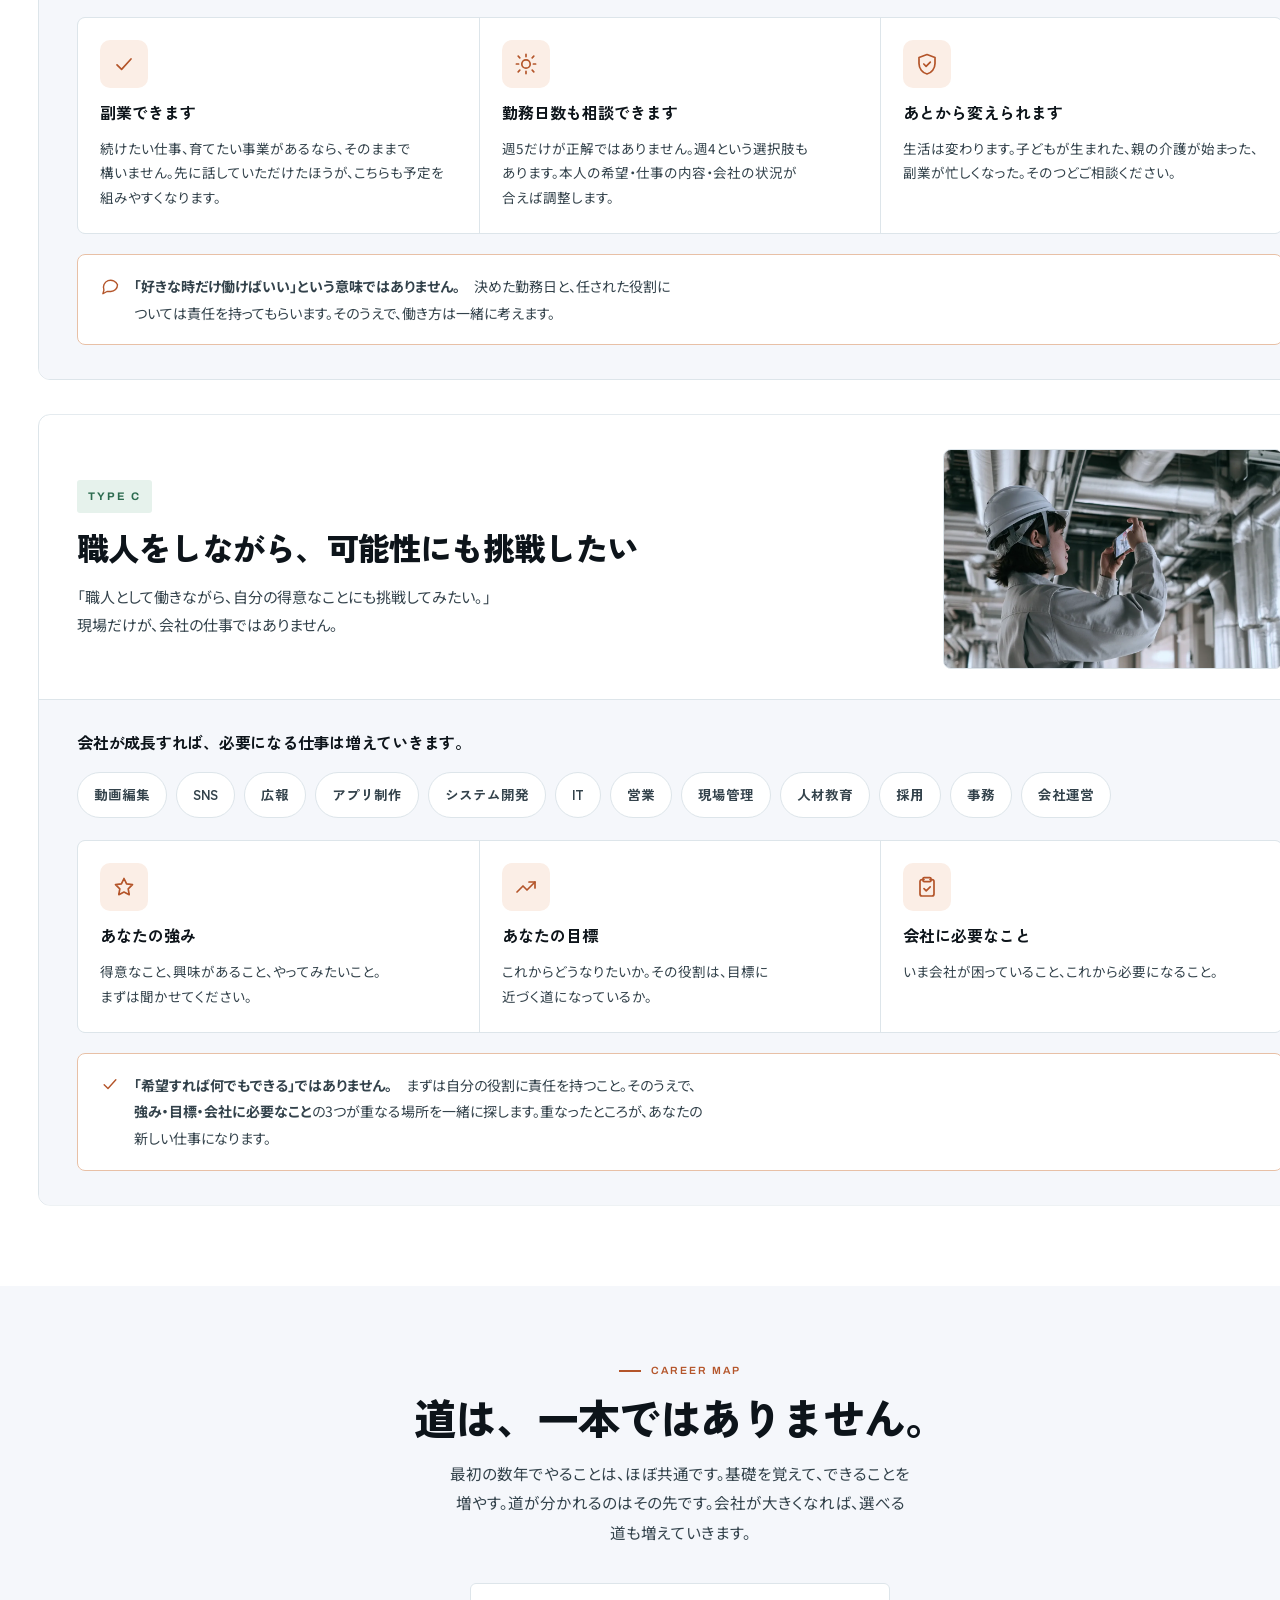
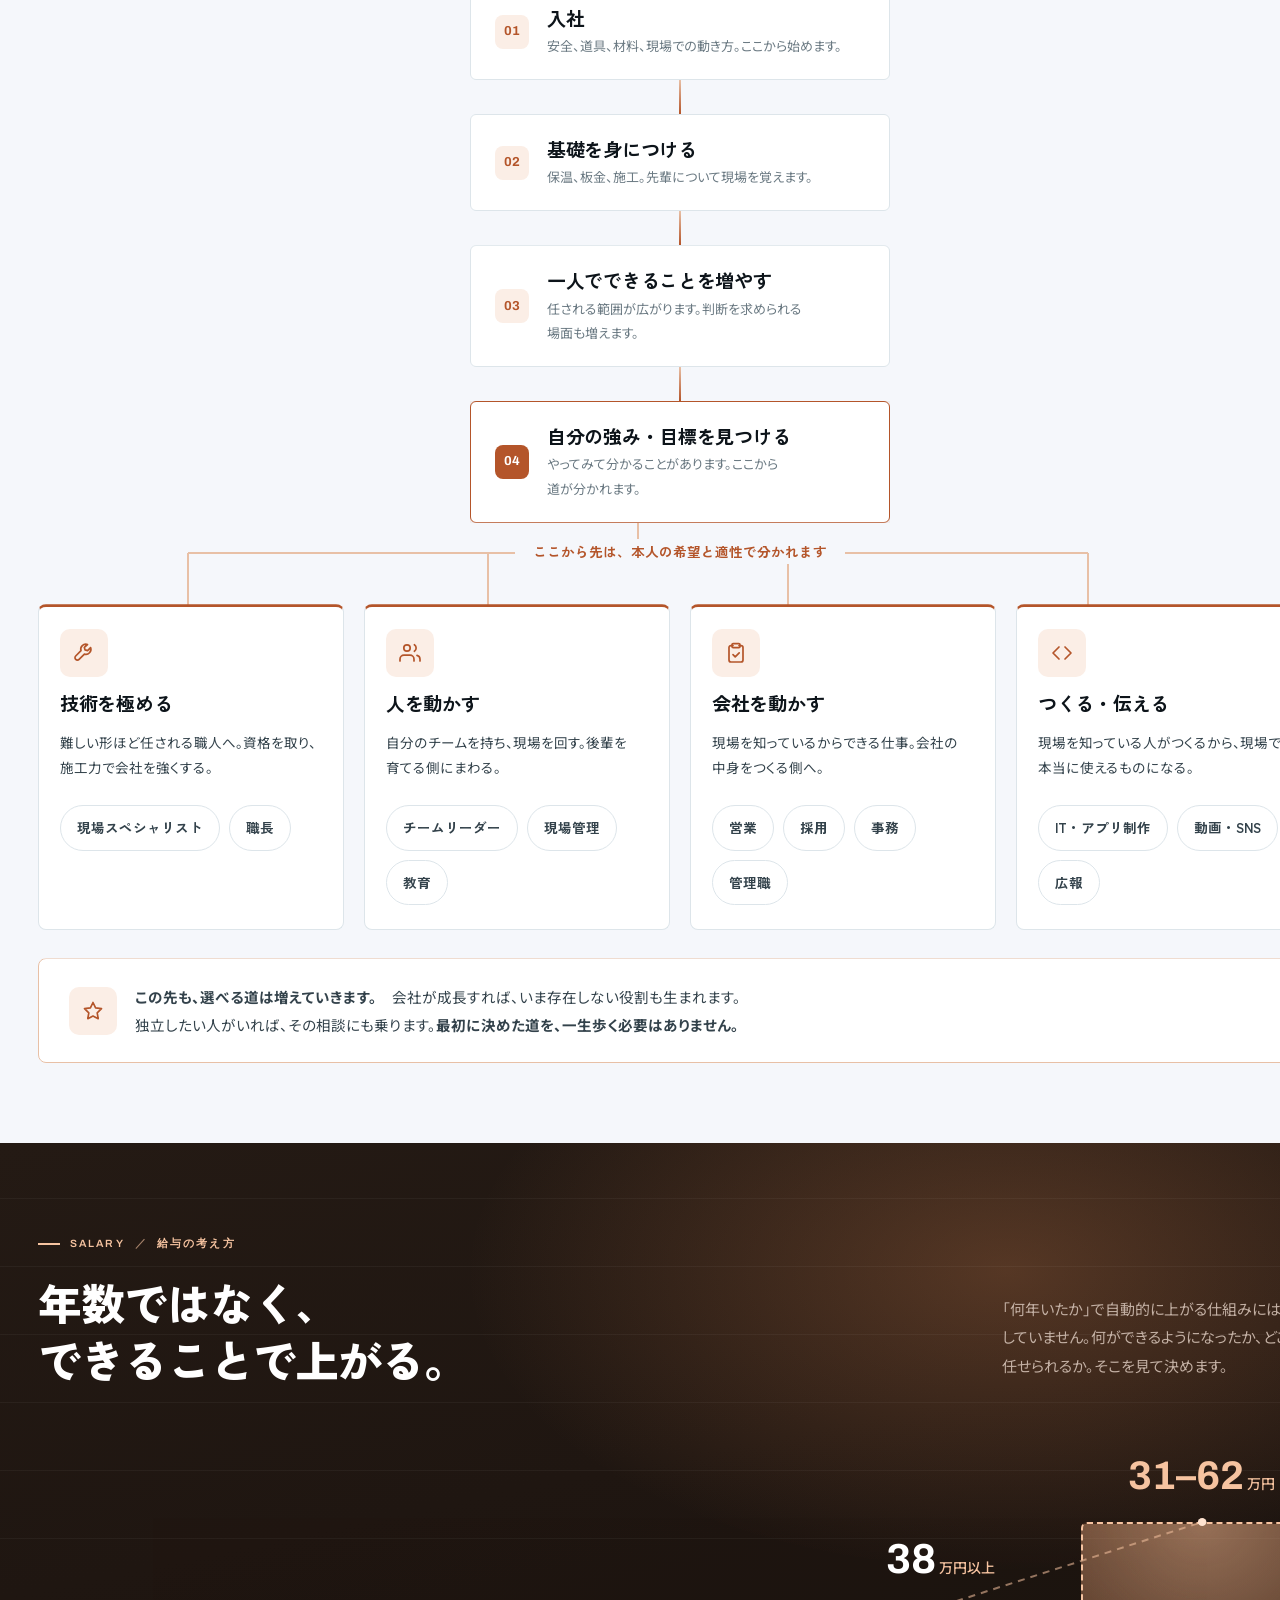
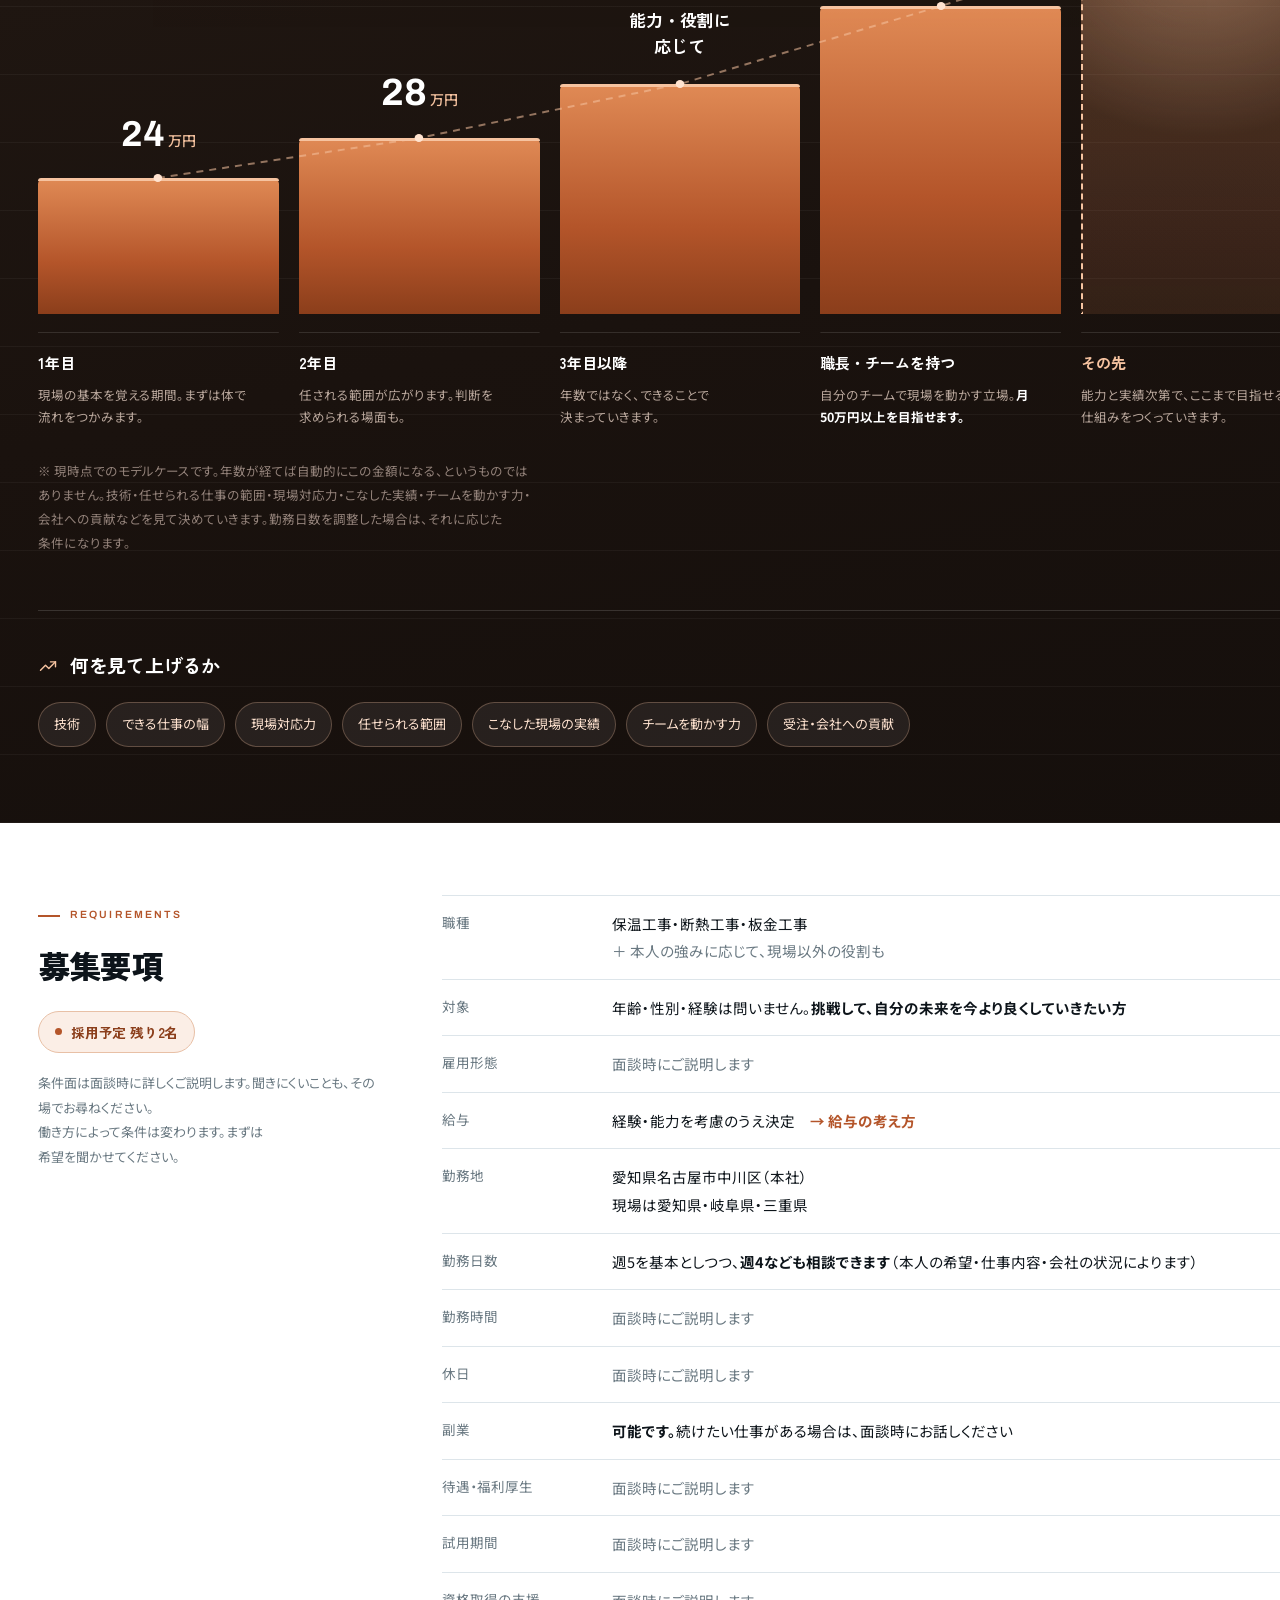
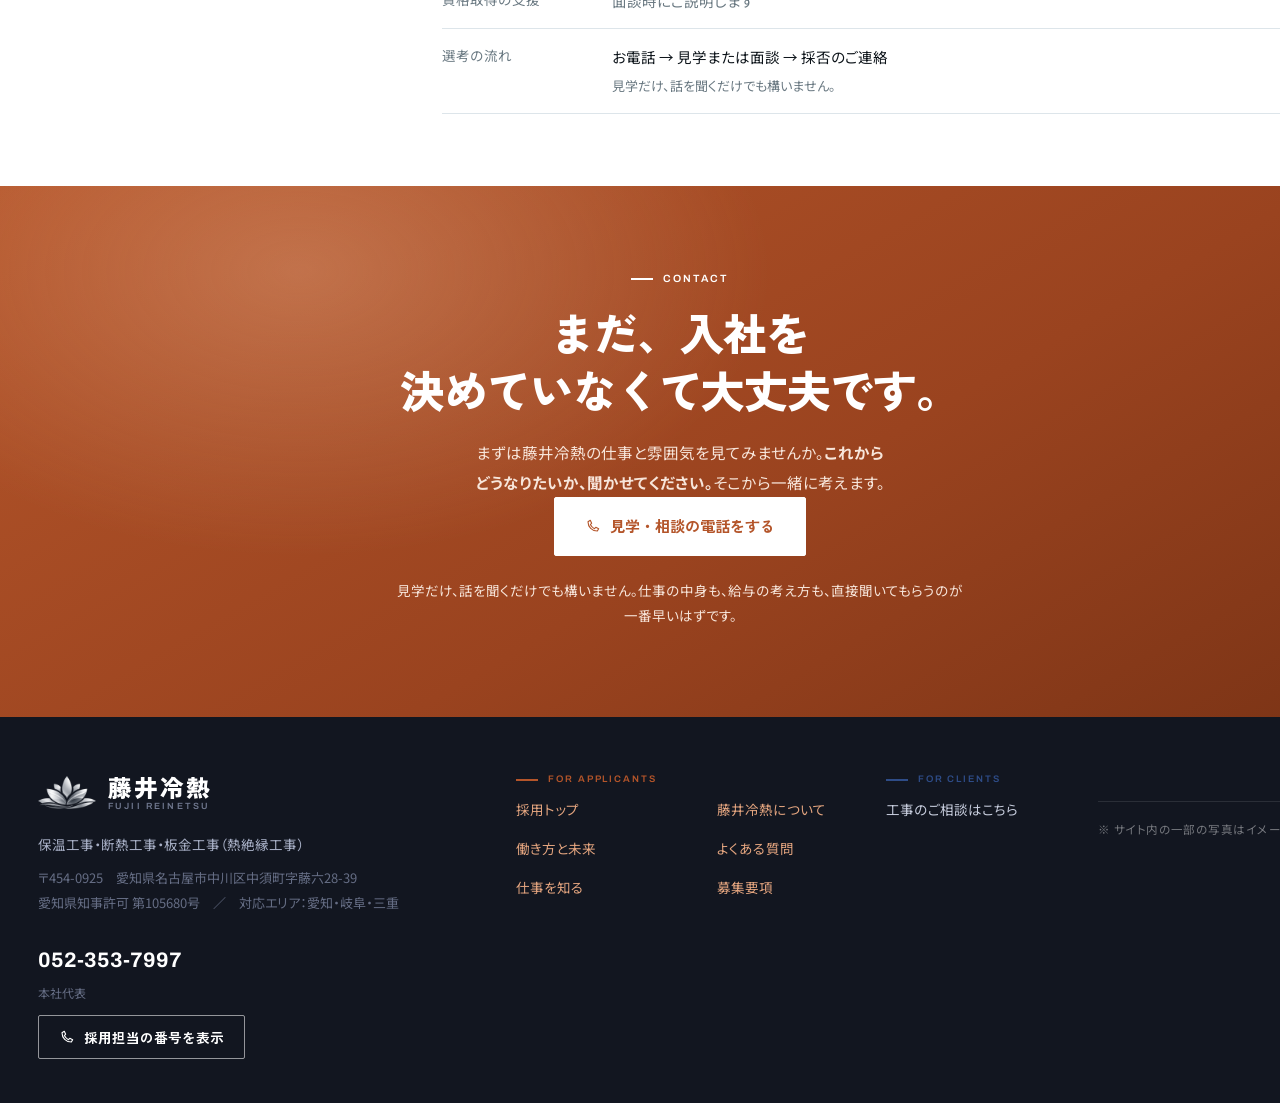
<file: recruit-work.html>
<!DOCTYPE html>
<html lang="ja">
<head>
<meta charset="utf-8">
<!-- ↑ 公開前の確認用サイトのため検索避け。本番ドメインへ移す時にこの1行を消す。 -->
<meta name="viewport" content="width=device-width, initial-scale=1">
<title>働き方と給与｜藤井冷熱の求人（保温工事）｜名古屋市中川区</title>
<meta name="description" content="技術を磨いて稼ぐ道、副業や自分の時間と両立する道、職人をしながら新しい役割に挑戦する道。藤井冷熱の3つの働き方と、キャリアマップ・給与の考え方・募集要項。">
<link rel="preconnect" href="https://fonts.googleapis.com">
<link rel="preconnect" href="https://fonts.gstatic.com" crossorigin>
<link rel="stylesheet" href="https://fonts.googleapis.com/css2?family=Archivo:wght@500;600;700&family=Noto+Sans+JP:wght@400;500;700&family=Zen+Kaku+Gothic+New:wght@500;700;900&display=swap">
<link rel="icon" href="img/favicon.png" type="image/png">
<script>document.documentElement.classList.add('js');</script>
<script src="js/nav.js?v=53702c8f" defer></script>
<link rel="stylesheet" href="css/reset.css?v=e600d7dc">
<link rel="stylesheet" href="css/style.css?v=d03579ec">

	<link rel="canonical" href="https://fujiiren1996.github.io/fujii-reinetsu/recruit-work.html">
	<meta property="og:type" content="article">
	<meta property="og:site_name" content="藤井冷熱">
	<meta property="og:locale" content="ja_JP">
	<meta property="og:url" content="https://fujiiren1996.github.io/fujii-reinetsu/recruit-work.html">
	<meta property="og:title" content="働き方と給与｜藤井冷熱の求人（保温工事）｜名古屋市中川区">
	<meta property="og:description" content="技術を磨いて稼ぐ道、副業や自分の時間と両立する道、職人をしながら新しい役割に挑戦する道。藤井冷熱の3つの働き方と、キャリアマップ・給与の考え方・募集要項。">
	<meta property="og:image" content="https://fujiiren1996.github.io/fujii-reinetsu/img/ogp.jpg">
	<meta property="og:image:width" content="1200">
	<meta property="og:image:height" content="630">
	<meta name="twitter:card" content="summary_large_image">
	<script type="application/ld+json">{"@context":"https://schema.org","@graph":[{"@type":"HVACBusiness","@id":"https://fujiiren1996.github.io/fujii-reinetsu/#org","name":"藤井冷熱","alternateName":"フジイレイネツ","url":"https://fujiiren1996.github.io/fujii-reinetsu/","logo":"https://fujiiren1996.github.io/fujii-reinetsu/img/logo.png","image":"https://fujiiren1996.github.io/fujii-reinetsu/img/ogp.jpg","description":"愛知県名古屋市中川区を拠点に、配管・ダクトの保温断熱工事、冷媒管や屋外配管のラッキング（板金仕上げ）を行う熱絶縁工事会社。創業から約50年、親子三代で愛知・岐阜・三重の現場に対応しています。","founder":{"@type":"Person","name":"藤井 築路"},"employee":{"@type":"Person","name":"藤井 築路","jobTitle":"代表"},"address":{"@type":"PostalAddress","postalCode":"454-0925","addressRegion":"愛知県","addressLocality":"名古屋市中川区","streetAddress":"中須町字藤六28-39","addressCountry":"JP"},"telephone":"+81-52-353-7997","openingHoursSpecification":[{"@type":"OpeningHoursSpecification","dayOfWeek":["Monday","Tuesday","Wednesday","Thursday","Friday","Saturday","Sunday"],"opens":"09:00","closes":"19:00"}],"areaServed":[{"@type":"AdministrativeArea","name":"愛知県"},{"@type":"AdministrativeArea","name":"岐阜県"},{"@type":"AdministrativeArea","name":"三重県"}],"knowsAbout":["保温工事","断熱工事","配管保温","ダクト保温","冷媒管ラッキング","板金工事","熱絶縁工事"],"sameAs":["https://www.kensetumap.com/company/316546/","https://tsukulink.net/aichi/city_231100/505792","https://kensetu-mirai.com/companies/aichi/6064646/"],"hasCredential":"愛知県知事許可 第105680号"},{"@type":"WebSite","@id":"https://fujiiren1996.github.io/fujii-reinetsu/#site","url":"https://fujiiren1996.github.io/fujii-reinetsu/","name":"藤井冷熱","inLanguage":"ja","publisher":{"@id":"https://fujiiren1996.github.io/fujii-reinetsu/#org"}},{"@type":"WebPage","@id":"https://fujiiren1996.github.io/fujii-reinetsu/recruit-work.html#page","url":"https://fujiiren1996.github.io/fujii-reinetsu/recruit-work.html","name":"働き方と給与｜藤井冷熱の求人（保温工事）｜名古屋市中川区","description":"技術を磨いて稼ぐ道、副業や自分の時間と両立する道、職人をしながら新しい役割に挑戦する道。藤井冷熱の3つの働き方と、キャリアマップ・給与の考え方・募集要項。","isPartOf":{"@id":"https://fujiiren1996.github.io/fujii-reinetsu/#site"},"about":{"@id":"https://fujiiren1996.github.io/fujii-reinetsu/#org"},"inLanguage":"ja"},{"@type":"BreadcrumbList","itemListElement":[{"@type":"ListItem","position":1,"name":"ホーム","item":"https://fujiiren1996.github.io/fujii-reinetsu/"},{"@type":"ListItem","position":2,"name":"採用情報","item":"https://fujiiren1996.github.io/fujii-reinetsu/recruit.html"},{"@type":"ListItem","position":3,"name":"働き方と未来","item":"https://fujiiren1996.github.io/fujii-reinetsu/recruit-work.html"}]}]}</script>
</head>
<body>
<svg class="u-sprite" width="0" height="0" aria-hidden="true" focusable="false"><defs>
<symbol id="i-pipe" viewBox="0 0 24 24"><rect x="3.5" y="8.5" width="17" height="7" rx="1.6"/><path d="M3.5 6v12M20.5 6v12"/><path d="M9.5 8.5v7M14.5 8.5v7"/></symbol>
<symbol id="i-user" viewBox="0 0 24 24"><circle cx="12" cy="8" r="3.4"/><path d="M5 20c0-3.6 3.1-5.6 7-5.6s7 2 7 5.6"/></symbol>
<symbol id="i-phone" viewBox="0 0 24 24"><path d="M4.5 5.5c0 8 6 14 14 14l2-3.4-4.3-2.1-2 2a14 14 0 0 1-6.2-6.2l2-2L7.9 3.5z"/></symbol>
<symbol id="i-cam" viewBox="0 0 24 24"><path d="M3 7.5h4L9 5h6l2 2.5h4v12H3z"/><circle cx="12" cy="13" r="3.6"/></symbol>
<symbol id="i-down" viewBox="0 0 24 24"><path d="M12 4v15"/><path d="M6 13l6 6 6-6"/></symbol>
<symbol id="i-arrow" viewBox="0 0 24 24"><path d="M4 12h15"/><path d="M13 6l6 6-6 6"/></symbol>
<symbol id="i-wrench" viewBox="0 0 24 24"><path d="M15.5 3.5a5 5 0 0 0-6.5 6.2L3.7 15a2.4 2.4 0 1 0 3.4 3.4l5.3-5.3a5 5 0 0 0 6.2-6.5l-3 3-2.6-.7-.7-2.6z"/></symbol>
<symbol id="i-users" viewBox="0 0 24 24"><path d="M16 20v-1.8a4 4 0 0 0-4-4H6a4 4 0 0 0-4 4V20"/><circle cx="9" cy="7" r="3.2"/><path d="M22 20v-1.8a4 4 0 0 0-3-3.8"/><path d="M16.4 3.7a4 4 0 0 1 0 6.6"/></symbol>
<symbol id="i-clip" viewBox="0 0 24 24"><rect x="8" y="2.6" width="8" height="4" rx="1.2"/><path d="M9 4.6H7a2 2 0 0 0-2 2v12.4a2 2 0 0 0 2 2h10a2 2 0 0 0 2-2V6.6a2 2 0 0 0-2-2h-2"/><path d="M9 13.6l2.2 2.2 4-4"/></symbol>
<symbol id="i-code" viewBox="0 0 24 24"><path d="M9 18l-6-6 6-6"/><path d="M15 6l6 6-6 6"/></symbol>
<symbol id="i-up" viewBox="0 0 24 24"><path d="M3 17l6-6 4 4 8-8"/><path d="M15 7h6v6"/></symbol>
<symbol id="i-cap" viewBox="0 0 24 24"><path d="M22 9L12 4 2 9l10 5 10-5z"/><path d="M6 11.5V16c0 1.7 2.7 3 6 3s6-1.3 6-3v-4.5"/></symbol>
<symbol id="i-heart" viewBox="0 0 24 24"><path d="M20.8 5.6a5 5 0 0 0-7.1 0L12 7.3l-1.7-1.7a5 5 0 1 0-7.1 7.1L12 21.4l8.8-8.7a5 5 0 0 0 0-7.1z"/></symbol>
<symbol id="i-shield" viewBox="0 0 24 24"><path d="M12 2.5l8 3v6c0 5-3.4 9.3-8 10.5C7.4 20.8 4 16.5 4 11.5v-6z"/><path d="M8.8 12l2.3 2.3 4.2-4.2"/></symbol>
<symbol id="i-box" viewBox="0 0 24 24"><path d="M20.5 7.3L12 3 3.5 7.3v9.4L12 21l8.5-4.3z"/><path d="M3.5 7.3L12 11.6l8.5-4.3"/><path d="M12 21v-9.4"/></symbol>
<symbol id="i-check" viewBox="0 0 24 24"><path d="M5 12.8l4.6 4.6L19 7"/></symbol>
<symbol id="i-award" viewBox="0 0 24 24"><circle cx="12" cy="8.6" r="5.8"/><path d="M8.4 13.6L7 22l5-2.7L17 22l-1.4-8.4"/></symbol>
<symbol id="i-star" viewBox="0 0 24 24"><path d="M12 3.5l2.6 5.4 5.9.8-4.3 4.1 1 5.9L12 17l-5.2 2.7 1-5.9L3.5 9.7l5.9-.8z"/></symbol>
<symbol id="i-sun" viewBox="0 0 24 24"><circle cx="12" cy="12" r="4.2"/><path d="M12 2.4v2.2M12 19.4v2.2M4.2 4.2l1.6 1.6M18.2 18.2l1.6 1.6M2.4 12h2.2M19.4 12h2.2M4.2 19.8l1.6-1.6M18.2 5.8l1.6-1.6"/></symbol>
<symbol id="i-msg" viewBox="0 0 24 24"><path d="M21 11.8a8 8 0 0 1-8 8H8.4L3.5 22.5l1.2-4.3A8 8 0 1 1 21 11.8z"/></symbol>
<symbol id="i-pin" viewBox="0 0 24 24"><path d="M20 10c0 6-8 12-8 12S4 16 4 10a8 8 0 1 1 16 0z"/><circle cx="12" cy="10" r="2.9"/></symbol>
<symbol id="i-eye" viewBox="0 0 24 24"><path d="M2 12s3.8-6.5 10-6.5S22 12 22 12s-3.8 6.5-10 6.5S2 12 2 12z"/><circle cx="12" cy="12" r="3"/></symbol>
<symbol id="i-ruler" viewBox="0 0 24 24"><path d="M15.3 2.6l6.1 6.1a1 1 0 0 1 0 1.4L9.8 21.7a1 1 0 0 1-1.4 0l-6.1-6.1a1 1 0 0 1 0-1.4L13.9 2.6a1 1 0 0 1 1.4 0z"/><path d="M12 6l1.8 1.8M9 9l1.8 1.8M6 12l1.8 1.8"/></symbol>
</defs></svg>
<header class="l-header">
	<div class="l-header__inner">
		<a class="l-header__logo" href="index.html">
			<img class="l-header__mark" src="img/logo.png" alt="藤井冷熱" width="240" height="141" alt="">
			<span class="l-header__wordmark"><b>藤井冷熱</b><i>FUJII REINETSU</i></span>
		</a>
		<button type="button" class="l-header__menu js-drawer" aria-expanded="false" aria-controls="drawer">
			<span class="l-header__menu__bars" aria-hidden="true"><i></i><i></i></span>
			<span class="l-header__menu__txt">メニュー</span>
		</button>
		<span class="l-header__badge">RECRUIT</span>
		<nav class="l-header__nav" aria-label="採用メニュー">
			<a class="is-current" href="recruit-work.html">働き方と未来</a>
			<a href="recruit-job.html">仕事を知る</a>
			<a href="recruit-about.html">藤井冷熱について</a>
			<a href="recruit-faq.html">よくある質問</a>
		</nav>
		<div class="l-header__doors">
			<div class="l-header__door">
				<div class="c-tel c-tel--head">
					<button type="button" class="c-btn c-btn--ocop c-btn--sm c-tel__trigger" aria-expanded="false" data-open-text="閉じる">
						<svg class="c-btn__ic c-btn__ic--ring"><use href="#i-phone"/></svg><span class="l-header__lb">お電話</span><span class="l-header__lb--sp">電話</span>
					</button>
					<div class="c-tel__panel c-tel__panel--cop" hidden>
						<span class="c-eyebrow c-eyebrow--recruit c-eyebrow--xs">採用担当 藤井 蓮</span>
						<a class="c-tel__num" href="tel:09047994123">090-4799-4123</a>
						<span class="c-tel__hours">9:00-19:00 ／ 土日祝も対応</span>
						<a class="c-btn c-btn--ocop c-btn--sm" href="tel:09047994123"><svg class="c-btn__ic c-btn__ic--ring"><use href="#i-phone"/></svg><span>この番号にかける</span></a>
					</div>
				</div>
				<span>受付 9:00-19:00</span>
			</div>
			<div class="l-header__door">
				<a class="c-btn c-btn--cop c-btn--sm" href="#entry"><svg class="c-btn__ic c-btn__ic--go"><use href="#i-msg"/></svg><span class="l-header__lb">見学・相談</span><span class="l-header__lb--sp">見学</span></a>
				<span>まだ決めていなくてOK</span>
			</div>
			<div class="l-header__door l-header__door--switch">
				<a class="c-btn c-btn--oblue c-btn--sm" href="index.html"><svg class="c-btn__ic"><use href="#i-pipe"/></svg><span class="l-header__lb">工事のご依頼</span><span class="l-header__lb--sp">工事</span></a>
				<span>お客様向けのご案内</span>
			</div>
		</div>
	</div>
</header>
<nav class="c-worlds" aria-label="サイトの切り替え">
	<a class="c-worlds__i c-worlds__i--client" href="index.html"><b>工事のご依頼</b><i>お客様の方へ</i><svg class="c-worlds__ar" aria-hidden="true"><use href="#i-arrow"/></svg></a>
	<a class="c-worlds__i c-worlds__i--recruit is-current" href="recruit.html" aria-current="true"><b>採用・求人</b><i>働きたい方へ</i></a>
</nav>

<main>

<section class="l-pagehead">
	<div class="l-inner l-pagehead__inner">
		<p class="c-crumb"><a href="recruit.html"><svg><use href="#i-arrow"/></svg>採用トップ</a><span>／</span><span>働き方と未来</span></p>
		<h1 class="u-dp l-pagehead__ttl js-inview-lines">あなたに合う働き方を、<br>一緒に決めます。</h1>
		<p class="l-pagehead__lead js-fadein" style="--d:220ms">代表的な3つの例を挙げます。ただし、この3つだけが正解ではありません。近いものを見たうえで、あなたの希望を聞かせてください。</p>
	</div>
</section>
<nav class="c-anchor" aria-label="ページ内メニュー"><div class="l-inner c-anchor__inner"><a href="#type-a">A｜技術と収入</a><a href="#type-b">B｜両立</a><a href="#type-c">C｜新しい挑戦</a><a href="#career">キャリアマップ</a><a href="#salary">給与の考え方</a><a href="#req">募集要項</a></div></nav>
<section class="l-section--r">
	<div class="l-inner">

		<div class="p-type p-type--a js-fadein js-fadein--wipe-u" id="type-a">
			<div class="p-type__head">
				<div>
					<span class="p-type__k">Type A</span>
					<h2 class="u-dp p-type__ttl">技術を磨いて、しっかり稼ぎたい</h2>
					<p class="p-type__lead">「せっかく職人になるなら、誰にも負けない技術を身につけたい。頑張った分だけ、収入も上げていきたい。」<br>そう思っている人に、いちばん向いている道です。</p>
				</div>
				<figure class="c-photo c-photo--tiny p-type__ph js-inview-sheen c-photo--has" style="--pos:55% 45%"><img src="img/photos/worker-focus.webp" alt="ラッキングカバーを合わせる作業" loading="lazy" decoding="async" width="1400" height="1050"></figure>
			</div>
			<div class="p-type__body">
				<div class="p-type__grid">
					<div class="p-type__cell">
						<span class="c-icbox c-icbox--cop"><svg class="c-ic"><use href="#i-box"/></svg></span>
						<b>まずやること</b>
						<p>安全、道具の名前と使い方、材料の知識。先輩について現場に入り、準備と補助から始めます。手を動かす範囲は少しずつ広げていきます。</p>
					</div>
					<div class="p-type__cell">
						<span class="c-icbox c-icbox--cop"><svg class="c-ic"><use href="#i-ruler"/></svg></span>
						<b>身につくこと</b>
						<p>採寸、保温材の納め方、板金の加工と取り付け。曲がり・分岐・バルブまわりなど、形が複雑なところほど差が出ます。そこが技術です。</p>
					</div>
					<div class="p-type__cell">
						<span class="c-icbox c-icbox--cop"><svg class="c-ic"><use href="#i-award"/></svg></span>
						<b>その先</b>
						<p>資格を取り、一人で現場を任され、職長としてチームを動かす。難しい現場ほど声がかかる存在になります。</p>
					</div>
				</div>
				<div class="p-type__note">
					<svg class="c-ic c-ic--20"><use href="#i-up"/></svg>
					<p><b>「長く働けば稼げる」という仕組みにはしていません。</b>　できる仕事が増える、任される範囲が広がる、会社への貢献が増える。それに応じて収入も上がっていきます。時間ではなく、中身で決まります。</p>
				</div>
			</div>
		</div>

		<div class="p-type p-type--b js-fadein js-fadein--wipe-u" id="type-b">
			<div class="p-type__head">
				<div>
					<span class="p-type__k">Type B</span>
					<h2 class="u-dp p-type__ttl">自分の時間・副業と両立したい</h2>
					<p class="p-type__lead">「副業を続けながら働きたい。週5ではなく週4くらいがいい。仕事だけじゃなく、自分の時間も大切にしたい。」<br>そういう働き方も、相談してください。</p>
				</div>
				<figure class="c-photo c-photo--tiny p-type__ph js-inview-sheen c-photo--has" style="--pos:50% 50%"><img src="img/photos/r-leaving.webp" alt="仕事を終えて現場を出る職人" loading="lazy" decoding="async" width="1232" height="924"></figure>
			</div>
			<div class="p-type__body">
				<div class="p-type__grid">
					<div class="p-type__cell">
						<span class="c-icbox c-icbox--cop"><svg class="c-ic"><use href="#i-check"/></svg></span>
						<b>副業できます</b>
						<p>続けたい仕事、育てたい事業があるなら、そのままで構いません。先に話していただけたほうが、こちらも予定を組みやすくなります。</p>
					</div>
					<div class="p-type__cell">
						<span class="c-icbox c-icbox--cop"><svg class="c-ic"><use href="#i-sun"/></svg></span>
						<b>勤務日数も相談できます</b>
						<p>週5だけが正解ではありません。週4という選択肢もあります。本人の希望・仕事の内容・会社の状況が合えば調整します。</p>
					</div>
					<div class="p-type__cell">
						<span class="c-icbox c-icbox--cop"><svg class="c-ic"><use href="#i-shield"/></svg></span>
						<b>あとから変えられます</b>
						<p>生活は変わります。子どもが生まれた、親の介護が始まった、副業が忙しくなった。そのつどご相談ください。</p>
					</div>
				</div>
				<div class="p-type__note">
					<svg class="c-ic c-ic--20"><use href="#i-msg"/></svg>
					<p><b>「好きな時だけ働けばいい」という意味ではありません。</b>　決めた勤務日と、任された役割については責任を持ってもらいます。そのうえで、働き方は一緒に考えます。</p>
				</div>
			</div>
		</div>

		<div class="p-type p-type--c js-fadein js-fadein--wipe-u" id="type-c">
			<div class="p-type__head">
				<div>
					<span class="p-type__k">Type C</span>
					<h2 class="u-dp p-type__ttl">職人をしながら、可能性にも挑戦したい</h2>
					<p class="p-type__lead">「職人として働きながら、自分の得意なことにも挑戦してみたい。」<br>現場だけが、会社の仕事ではありません。</p>
				</div>
				<figure class="c-photo c-photo--tiny p-type__ph js-inview-sheen c-photo--has" style="--pos:50% 45%"><img src="img/photos/r-phone.webp" alt="スマートフォンで施工箇所を記録する職人" loading="lazy" decoding="async" width="1232" height="924"></figure>
			</div>
			<div class="p-type__body">
				<b class="u-dp7" style="font-size:16px;display:block;margin-bottom:4px">会社が成長すれば、必要になる仕事は増えていきます。</b>
				<div class="p-roles">
					<span>動画編集</span><span>SNS</span><span>広報</span><span>アプリ制作</span><span>システム開発</span><span>IT</span>
					<span>営業</span><span>現場管理</span><span>人材教育</span><span>採用</span><span>事務</span><span>会社運営</span>
				</div>
				<div class="p-type__grid" style="margin-top:22px">
					<div class="p-type__cell">
						<span class="c-icbox c-icbox--cop"><svg class="c-ic"><use href="#i-star"/></svg></span>
						<b>あなたの強み</b>
						<p>得意なこと、興味があること、やってみたいこと。まずは聞かせてください。</p>
					</div>
					<div class="p-type__cell">
						<span class="c-icbox c-icbox--cop"><svg class="c-ic"><use href="#i-up"/></svg></span>
						<b>あなたの目標</b>
						<p>これからどうなりたいか。その役割は、目標に近づく道になっているか。</p>
					</div>
					<div class="p-type__cell">
						<span class="c-icbox c-icbox--cop"><svg class="c-ic"><use href="#i-clip"/></svg></span>
						<b>会社に必要なこと</b>
						<p>いま会社が困っていること、これから必要になること。</p>
					</div>
				</div>
				<div class="p-type__note">
					<svg class="c-ic c-ic--20"><use href="#i-check"/></svg>
					<p><b>「希望すれば何でもできる」ではありません。</b>　まずは自分の役割に責任を持つこと。そのうえで、<b>強み・目標・会社に必要なこと</b>の3つが重なる場所を一緒に探します。重なったところが、あなたの新しい仕事になります。</p>
				</div>
			</div>
		</div>

	</div>
</section>

<section class="l-section--r l-section--bg" id="career">
	<div class="l-inner">
		<div class="c-sechead c-sechead--center js-fadein">
			<p class="c-eyebrow c-eyebrow--recruit">Career map</p>
			<h2 class="u-dp c-sechead__h--lg js-inview-lines">道は、一本ではありません。</h2>
			<p class="c-sechead__lead" style="max-width:54ch">最初の数年でやることは、ほぼ共通です。基礎を覚えて、できることを増やす。道が分かれるのはその先です。会社が大きくなれば、選べる道も増えていきます。</p>
		</div>

		<div class="p-tree">
			<div class="p-tree__trunk">
				<div class="p-tree__step js-fadein js-fadein--wipe-d" style="--d:0ms"><span class="p-tree__n">01</span><div><b class="u-dp7">入社</b><p>安全、道具、材料、現場での動き方。ここから始めます。</p></div></div>
				<span class="p-tree__link js-fadein js-fadein--growy" style="--d:80ms"></span>
				<div class="p-tree__step js-fadein js-fadein--wipe-d" style="--d:130ms"><span class="p-tree__n">02</span><div><b class="u-dp7">基礎を身につける</b><p>保温、板金、施工。先輩について現場を覚えます。</p></div></div>
				<span class="p-tree__link js-fadein js-fadein--growy" style="--d:210ms"></span>
				<div class="p-tree__step js-fadein js-fadein--wipe-d" style="--d:260ms"><span class="p-tree__n">03</span><div><b class="u-dp7">一人でできることを増やす</b><p>任される範囲が広がります。判断を求められる場面も増えます。</p></div></div>
				<span class="p-tree__link js-fadein js-fadein--growy" style="--d:340ms"></span>
				<div class="p-tree__step p-tree__step--cur js-fadein js-fadein--wipe-d" style="--d:390ms"><span class="p-tree__n">04</span><div><b class="u-dp7">自分の強み・目標を見つける</b><p>やってみて分かることがあります。ここから道が分かれます。</p></div></div>
			</div>

			<svg class="p-tree__fork js-inview-draw" style="--d:500ms" width="1200" height="86" viewBox="0 0 1200 86" aria-hidden="true">
				<path d="M600 0 V30"/><path d="M150 30 H1050"/>
				<path d="M150 30 V86"/><path d="M450 30 V86"/><path d="M750 30 V86"/><path d="M1050 30 V86"/>
				<circle cx="600" cy="30" r="5" fill="#b4552a" stroke="none"/>
			</svg>
			<p class="p-tree__forklabel js-fadein js-fadein--growc" style="--d:820ms"><span>ここから先は、本人の希望と適性で分かれます</span></p>

			<div class="p-tree__branch" data-seq="80" data-seq-from="900">
				<div class="p-tree__card js-fadein js-fadein--wipe-u">
					<span class="c-icbox c-icbox--cop"><svg class="c-ic"><use href="#i-wrench"/></svg></span>
					<b class="u-dp7">技術を極める</b>
					<p>難しい形ほど任される職人へ。資格を取り、施工力で会社を強くする。</p>
					<div class="p-roles" style="margin-top:12px"><span>現場スペシャリスト</span><span>職長</span></div>
				</div>
				<div class="p-tree__card js-fadein js-fadein--wipe-u">
					<span class="c-icbox c-icbox--cop"><svg class="c-ic"><use href="#i-users"/></svg></span>
					<b class="u-dp7">人を動かす</b>
					<p>自分のチームを持ち、現場を回す。後輩を育てる側にまわる。</p>
					<div class="p-roles" style="margin-top:12px"><span>チームリーダー</span><span>現場管理</span><span>教育</span></div>
				</div>
				<div class="p-tree__card js-fadein js-fadein--wipe-u">
					<span class="c-icbox c-icbox--cop"><svg class="c-ic"><use href="#i-clip"/></svg></span>
					<b class="u-dp7">会社を動かす</b>
					<p>現場を知っているからできる仕事。会社の中身をつくる側へ。</p>
					<div class="p-roles" style="margin-top:12px"><span>営業</span><span>採用</span><span>事務</span><span>管理職</span></div>
				</div>
				<div class="p-tree__card js-fadein js-fadein--wipe-u">
					<span class="c-icbox c-icbox--cop"><svg class="c-ic"><use href="#i-code"/></svg></span>
					<b class="u-dp7">つくる・伝える</b>
					<p>現場を知っている人がつくるから、現場で本当に使えるものになる。</p>
					<div class="p-roles" style="margin-top:12px"><span>IT・アプリ制作</span><span>動画・SNS</span><span>広報</span></div>
				</div>
			</div>

			<div class="p-tree__msg js-fadein js-fadein--wipe-l" style="--d:1250ms">
				<span class="c-icbox c-icbox--cop"><svg class="c-ic"><use href="#i-star"/></svg></span>
				<p><b>この先も、選べる道は増えていきます。</b>　会社が成長すれば、いま存在しない役割も生まれます。独立したい人がいれば、その相談にも乗ります。<b>最初に決めた道を、一生歩く必要はありません。</b></p>
			</div>
		</div>
	</div>
</section>

<section class="p-salary" id="salary">
	<div class="l-inner p-salary__inner">
		<div class="p-salary__head js-fadein">
			<div>
				<p class="c-eyebrow c-eyebrow--sand">Salary <i>／</i> 給与の考え方</p>
				<h2 class="u-dp p-salary__ttl js-inview-lines">年数ではなく、<br>できることで上がる。</h2>
			</div>
			<p class="p-salary__note">「何年いたか」で自動的に上がる仕組みにはしていません。何ができるようになったか、どこまで任せられるか。そこを見て決めます。</p>
		</div>

		<div class="p-chart">
			<svg class="p-chart__trend js-fadein js-fadein--wipe-l" style="--d:780ms" viewBox="0 0 1200 470" preserveAspectRatio="none" aria-hidden="true">
				<polyline points="112,334 356,294 600,240 844,162 1088,78" fill="none" stroke="#f6c3a0" stroke-width="2" stroke-dasharray="7 6" opacity=".55" vector-effect="non-scaling-stroke"/>
			</svg>
			<svg class="p-chart__pts js-fadein" style="--d:1000ms" viewBox="0 0 1200 470" preserveAspectRatio="none" aria-hidden="true">
				<g fill="#ffe3d0"><circle cx="112" cy="334" r="4"/><circle cx="356" cy="294" r="4"/><circle cx="600" cy="240" r="4"/><circle cx="844" cy="162" r="4"/><circle cx="1088" cy="78" r="4"/></g>
			</svg>
			<div class="p-chart__bar">
				<span class="p-chart__amt p-chart__amt--1"><span class="js-count" data-count-delay="180">25</span><em>万円</em></span>
				<span class="p-chart__col js-fadein" style="height:136px;--wf:.34;--d:0ms"></span>
			</div>
			<div class="p-chart__bar">
				<span class="p-chart__amt p-chart__amt--2"><span class="js-count" data-count-delay="290">30</span><em>万円</em></span>
				<span class="p-chart__col js-fadein" style="height:176px;--wf:.44;--d:110ms"></span>
			</div>
			<div class="p-chart__bar">
				<span class="p-chart__txt">能力・役割に<br>応じて</span>
				<span class="p-chart__col js-fadein" style="height:230px;--wf:.58;--d:220ms"></span>
			</div>
			<div class="p-chart__bar">
				<span class="p-chart__amt p-chart__amt--4"><span class="js-count" data-count-delay="500">50</span><em>万円以上</em></span>
				<span class="p-chart__col js-fadein" style="height:308px;--wf:.78;--d:330ms"></span>
			</div>
			<div class="p-chart__bar p-chart__bar--future">
				<span class="p-chart__amt p-chart__amt--5"><span class="js-count" data-count-delay="620">50–100</span><em>万円</em></span>
				<span class="p-chart__col js-fadein" style="height:392px;--wf:1;--d:440ms"></span>
			</div>
		</div>

		<div class="p-salary__foot" data-seq="70" data-seq-from="520">
			<div class="js-fadein js-fadein--wipe-d"><span class="p-salary__role">1年目</span><p>現場の基本を覚える期間。まずは体で流れをつかみます。</p></div>
			<div class="js-fadein js-fadein--wipe-d"><span class="p-salary__role">2年目</span><p>任される範囲が広がります。判断を求められる場面も。</p></div>
			<div class="js-fadein js-fadein--wipe-d"><span class="p-salary__role">3年目以降</span><p>年数ではなく、できることで決まっていきます。</p></div>
			<div class="js-fadein js-fadein--wipe-d"><span class="p-salary__role">職長・チームを持つ</span><p>自分のチームで現場を動かす立場。<b>月50万円以上を目指せます。</b></p></div>
			<div class="js-fadein js-fadein--wipe-d"><span class="p-salary__role p-salary__role--f">その先</span><p>能力と実績次第で、ここまで目指せる仕組みをつくっていきます。</p></div>
		</div>

		<p class="p-salary__disc">※ 現時点でのモデルケースです。年数が経てば自動的にこの金額になる、というものではありません。技術・任せられる仕事の範囲・現場対応力・こなした実績・チームを動かす力・会社への貢献などを見て決めていきます。勤務日数を調整した場合は、それに応じた条件になります。</p>

		<div class="p-salary__axis">
			<div class="p-salary__axishd">
				<svg class="c-ic c-ic--20" style="color:var(--cop-3)"><use href="#i-up"/></svg>
				<b class="u-dp7">何を見て上げるか</b>
			</div>
			<div class="p-salary__chips" data-seq="45">
				<span class="c-chip js-fadein js-fadein--pop">技術</span>
				<span class="c-chip js-fadein js-fadein--pop">できる仕事の幅</span>
				<span class="c-chip js-fadein js-fadein--pop">現場対応力</span>
				<span class="c-chip js-fadein js-fadein--pop">任せられる範囲</span>
				<span class="c-chip js-fadein js-fadein--pop">こなした現場の実績</span>
				<span class="c-chip js-fadein js-fadein--pop">チームを動かす力</span>
				<span class="c-chip js-fadein js-fadein--pop">受注・会社への貢献</span>
			</div>
		</div>
	</div>
</section>

<section class="p-req" id="req">
	<div class="l-inner p-req__inner">
		<div class="js-fadein">
			<p class="c-eyebrow c-eyebrow--recruit">Requirements</p>
			<h2 class="u-dp p-req__ttl js-inview-lines">募集要項</h2>
			<p class="p-req__slot"><span class="p-slot__dot"></span><b class="u-dp7">採用予定 残り2名</b></p>
			<p class="p-req__aside">条件面は面談時に詳しくご説明します。聞きにくいことも、その場でお尋ねください。<br>働き方によって条件は変わります。まずは希望を聞かせてください。</p>
		</div>
		<table class="p-req__table" data-seq="55">
			<tbody>
				<tr class="js-fadein js-fadein--wipe-l"><th>職種</th><td>保温工事・断熱工事・板金工事<br><span class="is-tbd">＋ 本人の強みに応じて、現場以外の役割も</span></td></tr>
				<tr class="js-fadein js-fadein--wipe-l"><th>対象</th><td>年齢・性別・経験は問いません。<b>挑戦して、自分の未来を今より良くしていきたい方</b></td></tr>
				<tr class="js-fadein js-fadein--wipe-l"><th>雇用形態</th><td class="is-tbd">面談時にご説明します</td></tr>
				<tr class="js-fadein js-fadein--wipe-l"><th>給与</th><td>経験・能力を考慮のうえ決定　<a href="#salary">→ 給与の考え方</a></td></tr>
				<tr class="js-fadein js-fadein--wipe-l"><th>勤務地</th><td>愛知県名古屋市中川区（本社）<br>現場は愛知県・岐阜県・三重県</td></tr>
				<tr class="js-fadein js-fadein--wipe-l"><th>勤務日数</th><td>週5を基本としつつ、<b>週4なども相談できます</b>（本人の希望・仕事内容・会社の状況によります）</td></tr>
				<tr class="js-fadein js-fadein--wipe-l"><th>勤務時間</th><td class="is-tbd">面談時にご説明します</td></tr>
				<tr class="js-fadein js-fadein--wipe-l"><th>休日</th><td class="is-tbd">面談時にご説明します</td></tr>
				<tr class="js-fadein js-fadein--wipe-l"><th>副業</th><td><b>可能です。</b>続けたい仕事がある場合は、面談時にお話しください</td></tr>
				<tr class="js-fadein js-fadein--wipe-l"><th>待遇・福利厚生</th><td class="is-tbd">面談時にご説明します</td></tr>
				<tr class="js-fadein js-fadein--wipe-l"><th>試用期間</th><td class="is-tbd">面談時にご説明します</td></tr>
				<tr class="js-fadein js-fadein--wipe-l"><th>資格取得の支援</th><td class="is-tbd">面談時にご説明します</td></tr>
				<tr class="js-fadein js-fadein--wipe-l"><th>選考の流れ</th><td>お電話 → 見学または面談 → 採否のご連絡<br><span style="font-size:13px;color:var(--mut)">見学だけ、話を聞くだけでも構いません。</span></td></tr>
			</tbody>
		</table>
	</div>
</section>

<section class="p-entry" id="entry">
	<div class="l-inner p-entry__inner">
		<p class="c-eyebrow c-eyebrow--white js-fadein">Contact</p>
		<h2 class="u-dp p-entry__ttl js-inview-lines">まだ、入社を<br>決めていなくて大丈夫です。</h2>
		<p class="p-entry__lead js-fadein">まずは藤井冷熱の仕事と雰囲気を見てみませんか。<b>これからどうなりたいか、聞かせてください。</b>そこから一緒に考えます。</p>
		<div class="c-tel js-fadein js-fadein--pop">
			<button type="button" class="c-btn c-btn--white c-tel__trigger" aria-expanded="false">
				<svg class="c-btn__ic c-btn__ic--ring"><use href="#i-phone"/></svg><span>見学・相談の電話をする</span>
			</button>
			<div class="c-tel__panel c-tel__panel--cop" hidden>
				<span class="c-eyebrow c-eyebrow--recruit c-eyebrow--xs">採用担当 藤井 蓮</span>
				<a class="c-tel__num" href="tel:09047994123">090-4799-4123</a>
				<span class="c-tel__hours">受付 9:00-19:00 ／ 土日祝も対応可能</span>
				<a class="c-btn c-btn--cop c-btn--sm" href="tel:09047994123"><svg class="c-btn__ic c-btn__ic--ring"><use href="#i-phone"/></svg><span>この番号にかける</span></a>
			</div>
		</div>
		<p class="p-entry__hint js-fadein">見学だけ、話を聞くだけでも構いません。仕事の中身も、給与の考え方も、直接聞いてもらうのが一番早いはずです。</p>
	</div>
</section>
</main>

<footer class="l-footer">
	<div class="l-inner l-footer__inner">
		<div class="l-footer__brand">
			<span class="l-footer__logo">
				<img class="l-footer__mark" src="img/logo-silver.png" alt="藤井冷熱" width="240" height="141" alt="">
				<span class="l-footer__wordmark"><b>藤井冷熱</b><i>FUJII REINETSU</i></span>
			</span>
			<p class="l-footer__biz">保温工事・断熱工事・板金工事（熱絶縁工事）</p>
			<p class="l-footer__ph">〒454-0925　愛知県名古屋市中川区中須町字藤六28-39<br>愛知県知事許可 第105680号<span class="l-footer__sep">　／　</span><span class="l-footer__area">対応エリア：愛知・岐阜・三重</span></p>
			<div class="l-footer__tels">
				<span class="l-footer__telrow">
					<span class="l-footer__tel l-footer__tel--flat">052-353-7997</span>
					<span class="l-footer__hours">本社代表</span>
				</span>
				<div class="c-tel c-tel--foot">
					<button type="button" class="c-btn c-btn--ow c-btn--sm c-tel__trigger" aria-expanded="false" data-open-text="閉じる">
						<svg class="c-btn__ic c-btn__ic--ring"><use href="#i-phone"/></svg><span>採用担当の番号を表示</span>
					</button>
					<div class="c-tel__panel" hidden>
						<span class="c-eyebrow c-eyebrow--recruit c-eyebrow--xs">採用担当 藤井 蓮</span>
						<a class="c-tel__num" href="tel:09047994123">090-4799-4123</a>
						<span class="c-tel__hours">9:00-19:00 ／ 土日祝も対応</span>
						<a class="c-btn c-btn--cop c-btn--sm" href="tel:09047994123"><svg class="c-btn__ic c-btn__ic--ring"><use href="#i-phone"/></svg><span>この番号にかける</span></a>
					</div>
				</div>
			</div>
		</div>
		<nav class="l-footer__navs" aria-label="フッターメニュー">
			<div class="l-footer__col l-footer__col--recruit">
				<span class="c-eyebrow c-eyebrow--recruit c-eyebrow--xs">For applicants</span>
				<a href="recruit.html">採用トップ</a><a href="recruit-work.html">働き方と未来</a><a href="recruit-job.html">仕事を知る</a>
			</div>
			<div class="l-footer__col l-footer__col--recruit">
				<span class="c-eyebrow c-eyebrow--recruit c-eyebrow--xs l-footer__spacer">.</span>
				<a href="recruit-about.html">藤井冷熱について</a><a href="recruit-faq.html">よくある質問</a><a href="recruit-work.html#req">募集要項</a>
			</div>
			<div class="l-footer__col">
				<span class="c-eyebrow c-eyebrow--client c-eyebrow--xs">For clients</span>
				<a href="index.html">工事のご相談はこちら</a>
			</div>
		</nav>
		<p class="l-footer__note">※ サイト内の一部の写真はイメージです。</p>
	</div>
</footer>

<script src="js/main.js?v=8d80c6ad"></script>
<div class="c-spcta" aria-label="応募・見学のご相談">
	<a class="c-spcta__tel" href="tel:09047994123"><svg class="c-ic c-ic--18"><use href="#i-phone"/></svg><span>電話で相談</span></a>
	<a class="c-spcta__btn" href="#entry"><span>見学・応募はこちら</span></a>
</div>
<div class="l-drawer" id="drawer" hidden>
	<div class="l-drawer__sheet">
		<nav class="l-drawer__nav" aria-label="サイト内メニュー">
			<p class="c-eyebrow c-eyebrow--recruit c-eyebrow--xs">採用情報</p>
			<div class="l-drawer__links">
				<a href="recruit.html">採用トップ</a>
				<a href="recruit-work.html" class="is-current">働き方と未来</a>
				<a href="recruit-job.html">仕事を知る</a>
				<a href="recruit-about.html">藤井冷熱について</a>
				<a href="recruit-faq.html">よくある質問</a>
			</div>
			<p class="c-eyebrow c-eyebrow--client c-eyebrow--xs l-drawer__sub">工事のご依頼</p>
			<div class="l-drawer__links l-drawer__links--sub">
				<a href="index.html#services">事業内容</a>
				<a href="index.html#works">施工実績</a>
				<a href="index.html#flow">対応の流れ</a>
				<a href="index.html#about">私たちについて</a>
				<a href="index.html#profile">会社概要</a>
				<a href="index.html#faq">よくあるご質問</a>
			</div>
		</nav>
		<div class="l-drawer__foot">
			<a class="c-btn c-btn--cop" href="index.html"><span>工事のご相談はこちら</span></a>
			<a class="l-drawer__tel" href="tel:09047994123">
				<svg class="c-ic c-ic--18"><use href="#i-phone"/></svg>
				<span><b>090-4799-4123</b><i>担当 藤井 蓮 ／ 9:00-19:00</i></span>
			</a>
		</div>
	</div>
</div>
</body>
</html>
</file>
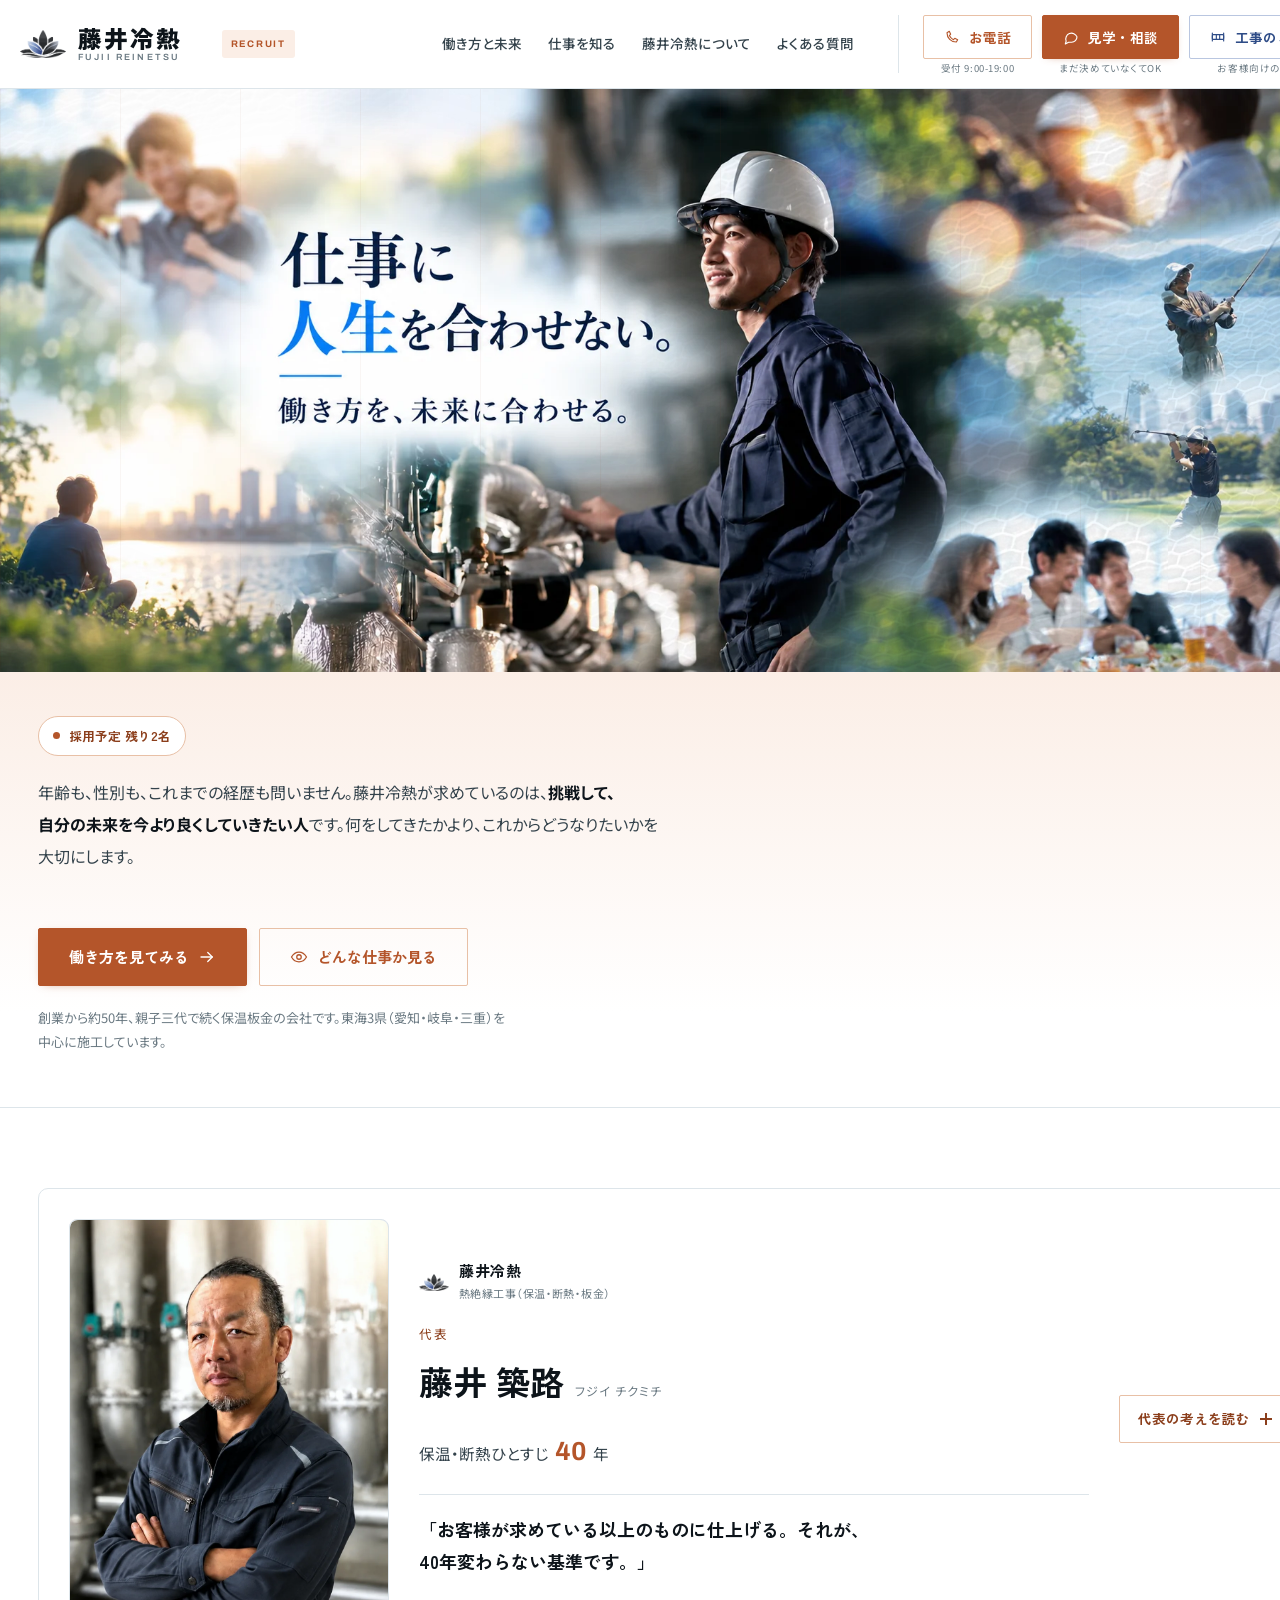
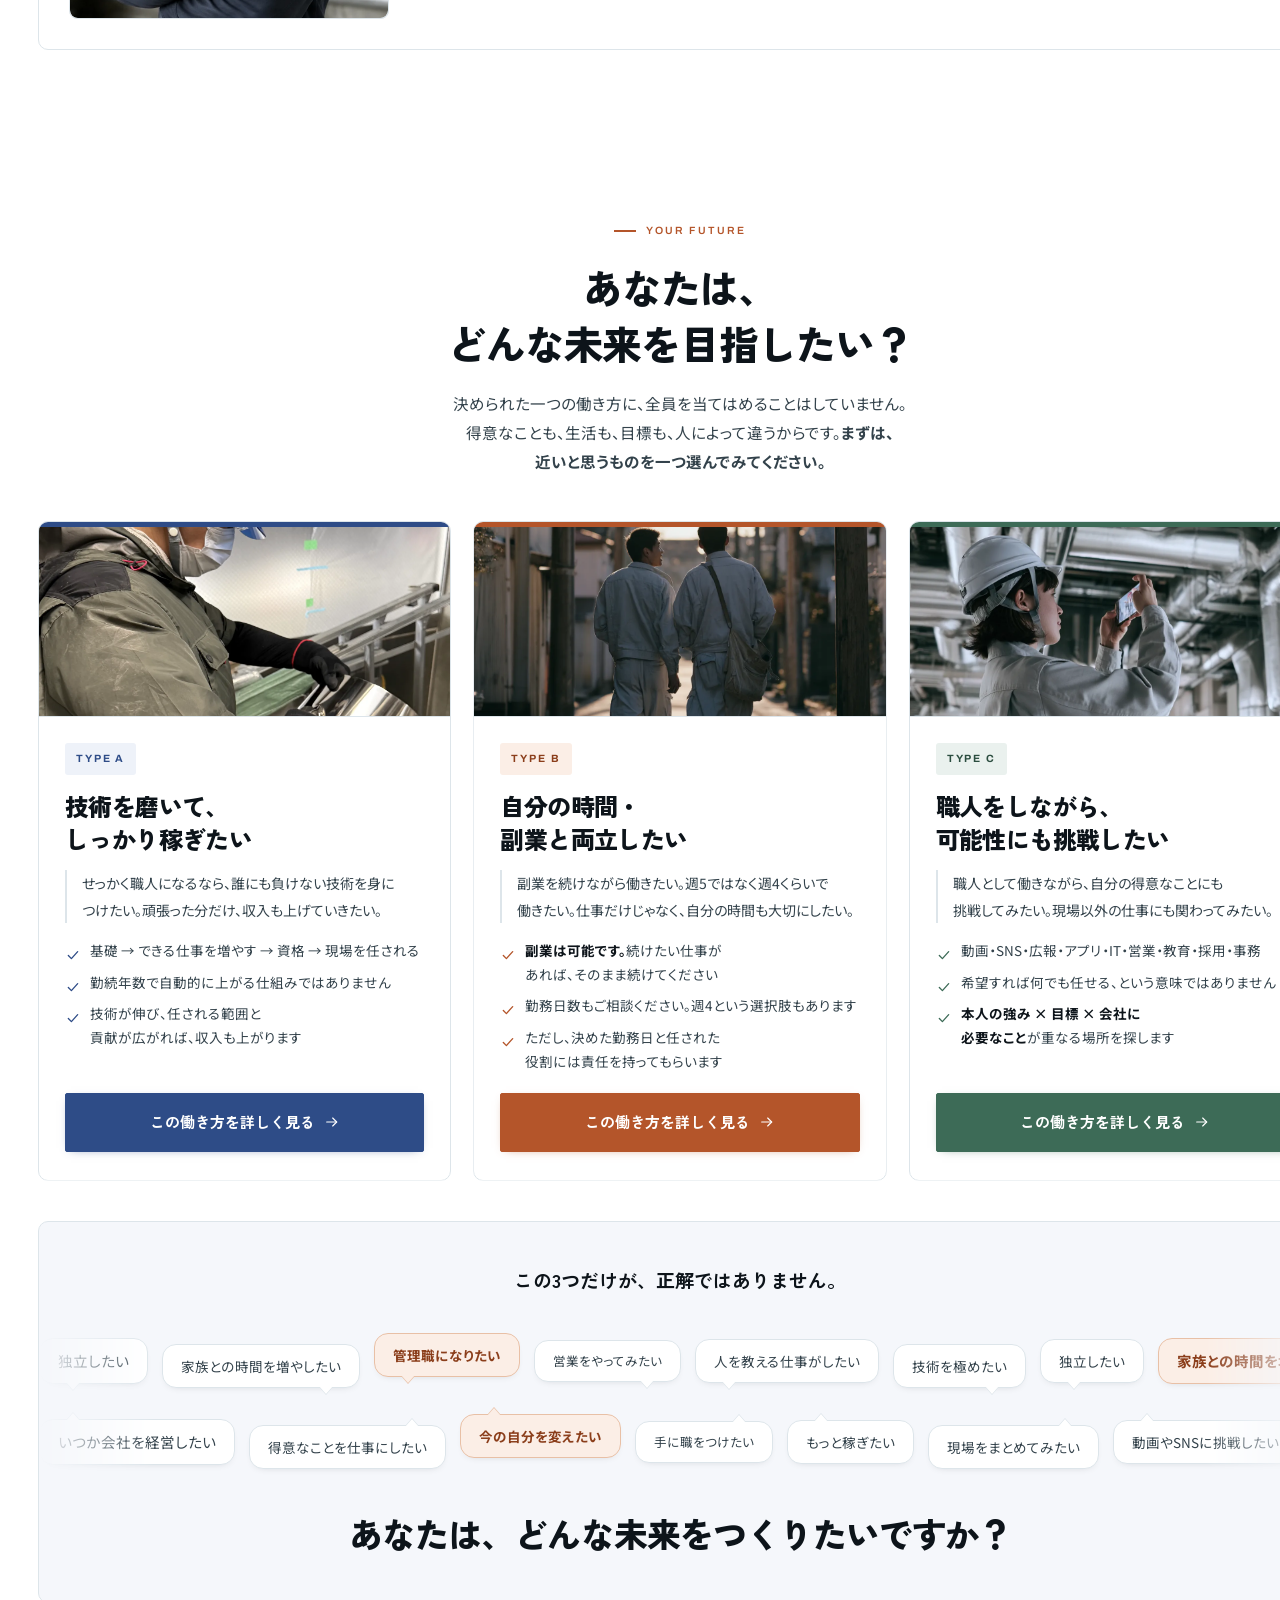
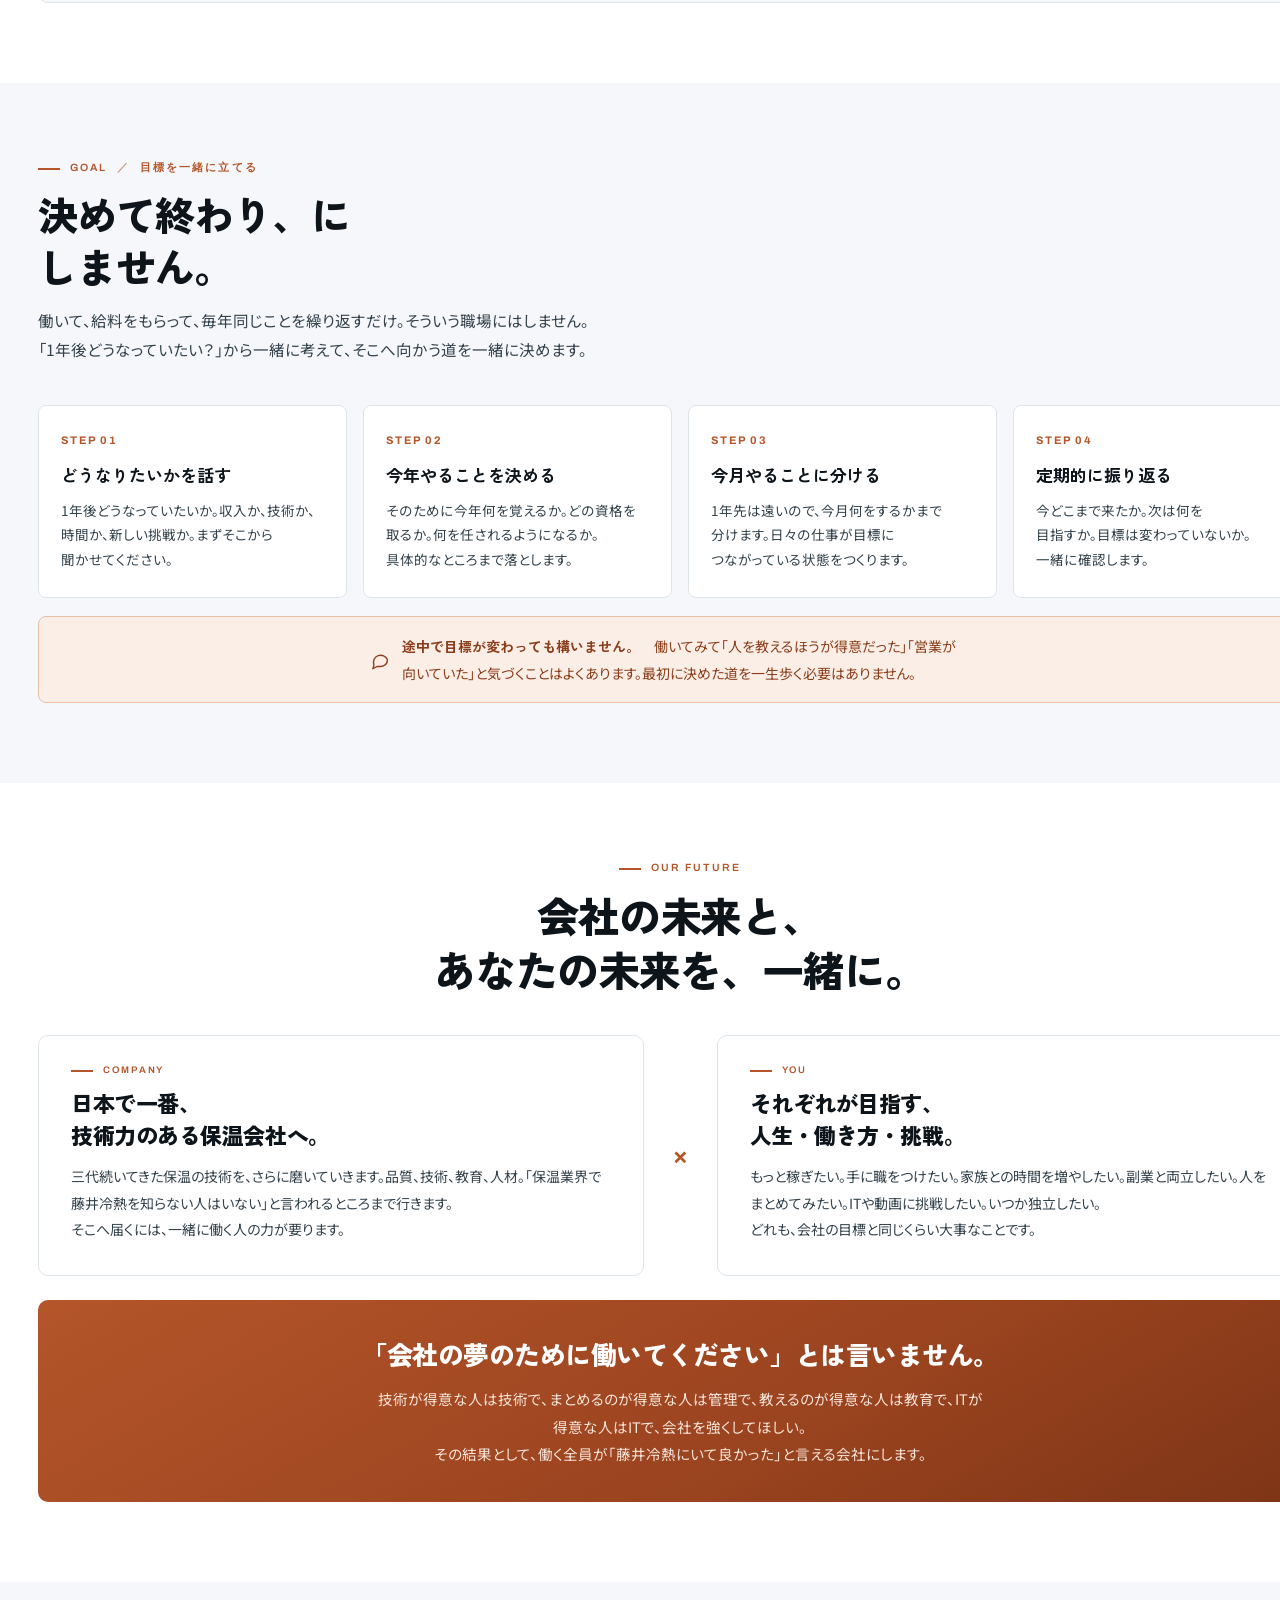
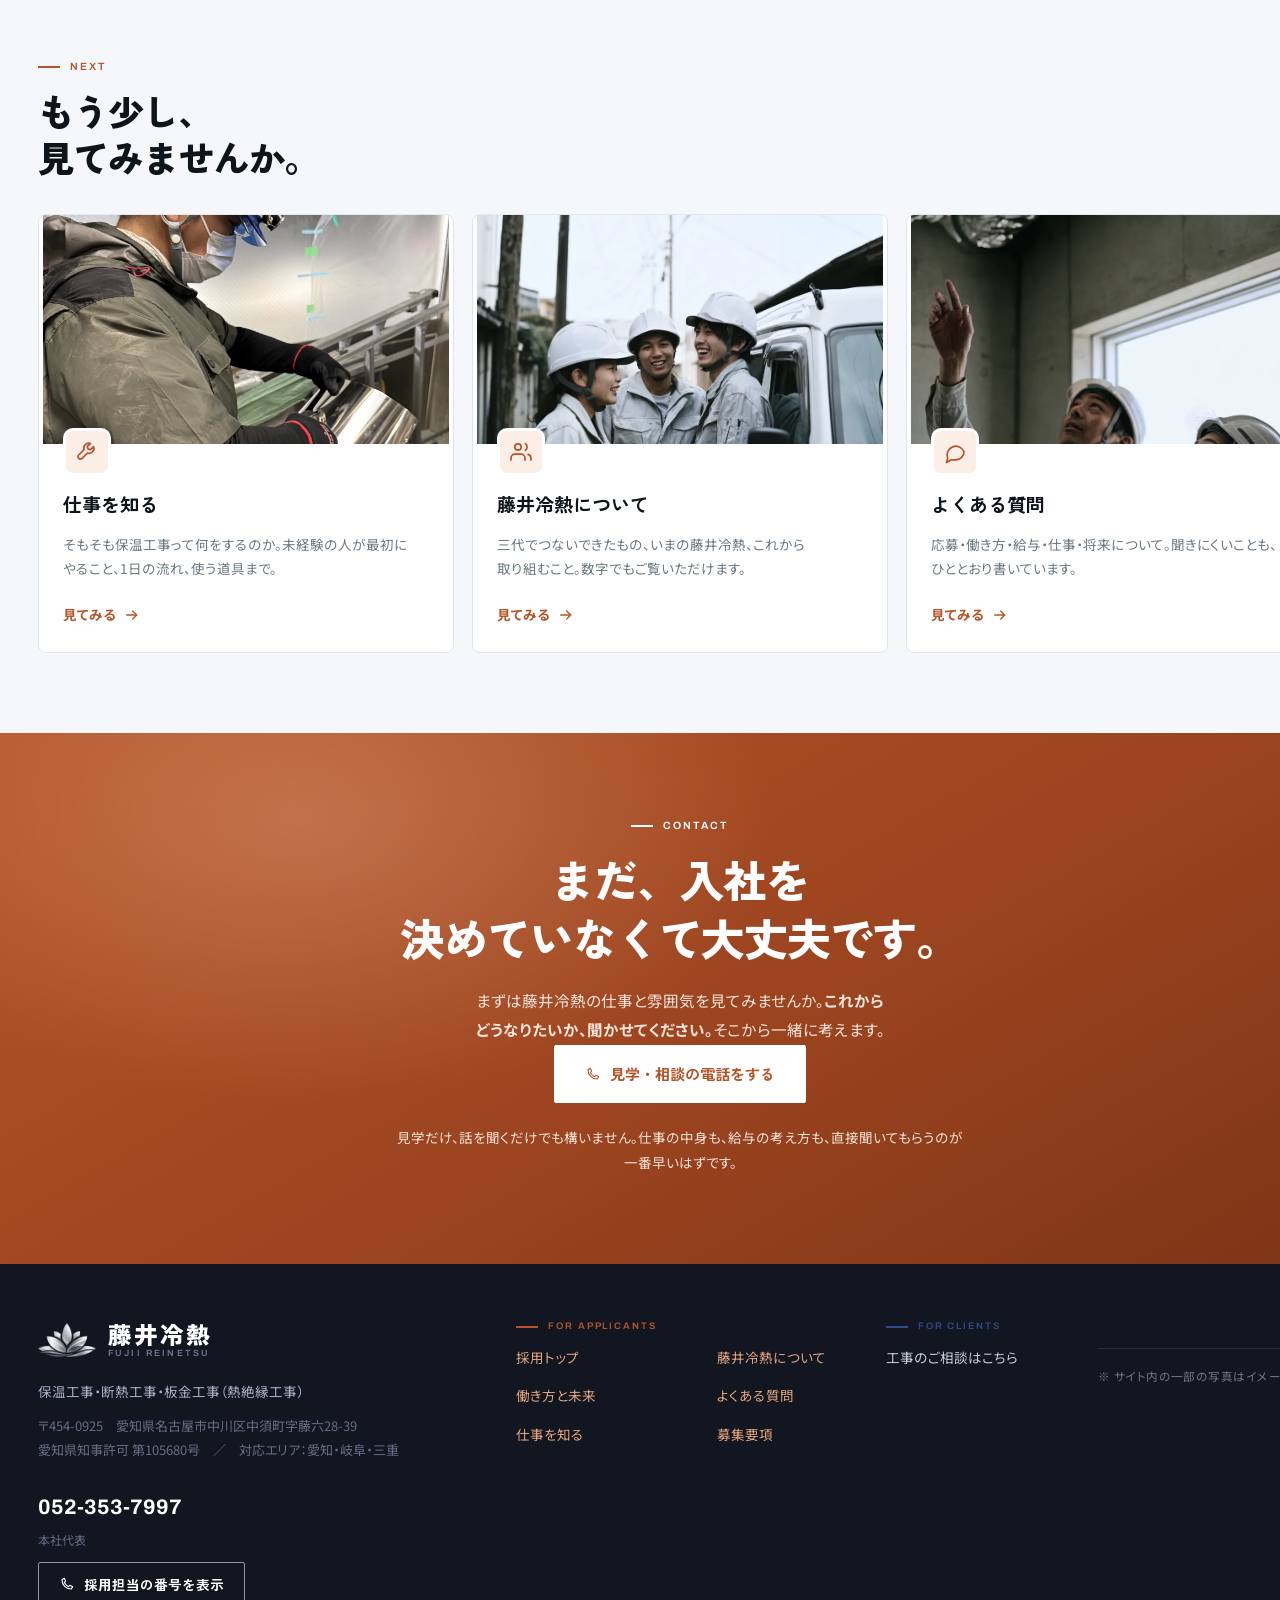
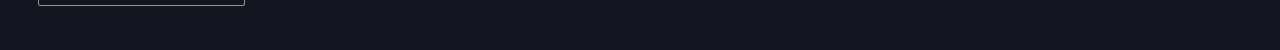
<file: recruit.html>
<!DOCTYPE html>
<html lang="ja">
<head>
<meta charset="utf-8">
<!-- ↑ 公開前の確認用サイトのため検索避け。本番ドメインへ移す時にこの1行を消す。 -->
<meta name="viewport" content="width=device-width, initial-scale=1">
<title>藤井冷熱の求人・採用情報｜名古屋の保温工事｜未経験歓迎・副業可</title>
<meta name="description" content="仕事に人生を合わせない。働き方を、未来に合わせる。愛知・岐阜・三重で保温・断熱・板金工事を手がける藤井冷熱の採用情報。技術を磨く道も、副業と両立する道も、新しい役割に挑戦する道もあります。">
<link rel="preconnect" href="https://fonts.googleapis.com">
<link rel="preconnect" href="https://fonts.gstatic.com" crossorigin>
<link rel="stylesheet" href="https://fonts.googleapis.com/css2?family=Archivo:wght@500;600;700&family=Noto+Sans+JP:wght@400;500;700&family=Zen+Kaku+Gothic+New:wght@500;700;900&display=swap">
<link rel="icon" href="img/favicon.png" type="image/png">
<script>document.documentElement.classList.add('js');</script>
<script src="js/nav.js?v=53702c8f" defer></script>
<link rel="stylesheet" href="css/reset.css?v=e600d7dc">
<link rel="stylesheet" href="css/style.css?v=d03579ec">

	<link rel="canonical" href="https://fujiiren1996.github.io/fujii-reinetsu/recruit.html">
	<meta property="og:type" content="article">
	<meta property="og:site_name" content="藤井冷熱">
	<meta property="og:locale" content="ja_JP">
	<meta property="og:url" content="https://fujiiren1996.github.io/fujii-reinetsu/recruit.html">
	<meta property="og:title" content="藤井冷熱の求人・採用情報｜名古屋の保温工事｜未経験歓迎・副業可">
	<meta property="og:description" content="仕事に人生を合わせない。働き方を、未来に合わせる。愛知・岐阜・三重で保温・断熱・板金工事を手がける藤井冷熱の採用情報。技術を磨く道も、副業と両立する道も、新しい役割に挑戦する道もあります。">
	<meta property="og:image" content="https://fujiiren1996.github.io/fujii-reinetsu/img/ogp.jpg">
	<meta property="og:image:width" content="1200">
	<meta property="og:image:height" content="630">
	<meta name="twitter:card" content="summary_large_image">
	<script type="application/ld+json">{"@context":"https://schema.org","@graph":[{"@type":"HVACBusiness","@id":"https://fujiiren1996.github.io/fujii-reinetsu/#org","name":"藤井冷熱","alternateName":"フジイレイネツ","url":"https://fujiiren1996.github.io/fujii-reinetsu/","logo":"https://fujiiren1996.github.io/fujii-reinetsu/img/logo.png","image":"https://fujiiren1996.github.io/fujii-reinetsu/img/ogp.jpg","description":"愛知県名古屋市中川区を拠点に、配管・ダクトの保温断熱工事、冷媒管や屋外配管のラッキング（板金仕上げ）を行う熱絶縁工事会社。創業から約50年、親子三代で愛知・岐阜・三重の現場に対応しています。","founder":{"@type":"Person","name":"藤井 築路"},"employee":{"@type":"Person","name":"藤井 築路","jobTitle":"代表"},"address":{"@type":"PostalAddress","postalCode":"454-0925","addressRegion":"愛知県","addressLocality":"名古屋市中川区","streetAddress":"中須町字藤六28-39","addressCountry":"JP"},"telephone":"+81-52-353-7997","openingHoursSpecification":[{"@type":"OpeningHoursSpecification","dayOfWeek":["Monday","Tuesday","Wednesday","Thursday","Friday","Saturday","Sunday"],"opens":"09:00","closes":"19:00"}],"areaServed":[{"@type":"AdministrativeArea","name":"愛知県"},{"@type":"AdministrativeArea","name":"岐阜県"},{"@type":"AdministrativeArea","name":"三重県"}],"knowsAbout":["保温工事","断熱工事","配管保温","ダクト保温","冷媒管ラッキング","板金工事","熱絶縁工事"],"sameAs":["https://www.kensetumap.com/company/316546/","https://tsukulink.net/aichi/city_231100/505792","https://kensetu-mirai.com/companies/aichi/6064646/"],"hasCredential":"愛知県知事許可 第105680号"},{"@type":"WebSite","@id":"https://fujiiren1996.github.io/fujii-reinetsu/#site","url":"https://fujiiren1996.github.io/fujii-reinetsu/","name":"藤井冷熱","inLanguage":"ja","publisher":{"@id":"https://fujiiren1996.github.io/fujii-reinetsu/#org"}},{"@type":"WebPage","@id":"https://fujiiren1996.github.io/fujii-reinetsu/recruit.html#page","url":"https://fujiiren1996.github.io/fujii-reinetsu/recruit.html","name":"藤井冷熱の求人・採用情報｜名古屋の保温工事｜未経験歓迎・副業可","description":"仕事に人生を合わせない。働き方を、未来に合わせる。愛知・岐阜・三重で保温・断熱・板金工事を手がける藤井冷熱の採用情報。技術を磨く道も、副業と両立する道も、新しい役割に挑戦する道もあります。","isPartOf":{"@id":"https://fujiiren1996.github.io/fujii-reinetsu/#site"},"about":{"@id":"https://fujiiren1996.github.io/fujii-reinetsu/#org"},"inLanguage":"ja"},{"@type":"BreadcrumbList","itemListElement":[{"@type":"ListItem","position":1,"name":"ホーム","item":"https://fujiiren1996.github.io/fujii-reinetsu/"},{"@type":"ListItem","position":2,"name":"採用情報","item":"https://fujiiren1996.github.io/fujii-reinetsu/recruit.html"}]}]}</script>
</head>
<body>
<svg class="u-sprite" width="0" height="0" aria-hidden="true" focusable="false"><defs>
<symbol id="i-pipe" viewBox="0 0 24 24"><rect x="3.5" y="8.5" width="17" height="7" rx="1.6"/><path d="M3.5 6v12M20.5 6v12"/><path d="M9.5 8.5v7M14.5 8.5v7"/></symbol>
<symbol id="i-user" viewBox="0 0 24 24"><circle cx="12" cy="8" r="3.4"/><path d="M5 20c0-3.6 3.1-5.6 7-5.6s7 2 7 5.6"/></symbol>
<symbol id="i-phone" viewBox="0 0 24 24"><path d="M4.5 5.5c0 8 6 14 14 14l2-3.4-4.3-2.1-2 2a14 14 0 0 1-6.2-6.2l2-2L7.9 3.5z"/></symbol>
<symbol id="i-cam" viewBox="0 0 24 24"><path d="M3 7.5h4L9 5h6l2 2.5h4v12H3z"/><circle cx="12" cy="13" r="3.6"/></symbol>
<symbol id="i-down" viewBox="0 0 24 24"><path d="M12 4v15"/><path d="M6 13l6 6 6-6"/></symbol>
<symbol id="i-arrow" viewBox="0 0 24 24"><path d="M4 12h15"/><path d="M13 6l6 6-6 6"/></symbol>
<symbol id="i-wrench" viewBox="0 0 24 24"><path d="M15.5 3.5a5 5 0 0 0-6.5 6.2L3.7 15a2.4 2.4 0 1 0 3.4 3.4l5.3-5.3a5 5 0 0 0 6.2-6.5l-3 3-2.6-.7-.7-2.6z"/></symbol>
<symbol id="i-users" viewBox="0 0 24 24"><path d="M16 20v-1.8a4 4 0 0 0-4-4H6a4 4 0 0 0-4 4V20"/><circle cx="9" cy="7" r="3.2"/><path d="M22 20v-1.8a4 4 0 0 0-3-3.8"/><path d="M16.4 3.7a4 4 0 0 1 0 6.6"/></symbol>
<symbol id="i-clip" viewBox="0 0 24 24"><rect x="8" y="2.6" width="8" height="4" rx="1.2"/><path d="M9 4.6H7a2 2 0 0 0-2 2v12.4a2 2 0 0 0 2 2h10a2 2 0 0 0 2-2V6.6a2 2 0 0 0-2-2h-2"/><path d="M9 13.6l2.2 2.2 4-4"/></symbol>
<symbol id="i-code" viewBox="0 0 24 24"><path d="M9 18l-6-6 6-6"/><path d="M15 6l6 6-6 6"/></symbol>
<symbol id="i-up" viewBox="0 0 24 24"><path d="M3 17l6-6 4 4 8-8"/><path d="M15 7h6v6"/></symbol>
<symbol id="i-cap" viewBox="0 0 24 24"><path d="M22 9L12 4 2 9l10 5 10-5z"/><path d="M6 11.5V16c0 1.7 2.7 3 6 3s6-1.3 6-3v-4.5"/></symbol>
<symbol id="i-heart" viewBox="0 0 24 24"><path d="M20.8 5.6a5 5 0 0 0-7.1 0L12 7.3l-1.7-1.7a5 5 0 1 0-7.1 7.1L12 21.4l8.8-8.7a5 5 0 0 0 0-7.1z"/></symbol>
<symbol id="i-shield" viewBox="0 0 24 24"><path d="M12 2.5l8 3v6c0 5-3.4 9.3-8 10.5C7.4 20.8 4 16.5 4 11.5v-6z"/><path d="M8.8 12l2.3 2.3 4.2-4.2"/></symbol>
<symbol id="i-box" viewBox="0 0 24 24"><path d="M20.5 7.3L12 3 3.5 7.3v9.4L12 21l8.5-4.3z"/><path d="M3.5 7.3L12 11.6l8.5-4.3"/><path d="M12 21v-9.4"/></symbol>
<symbol id="i-check" viewBox="0 0 24 24"><path d="M5 12.8l4.6 4.6L19 7"/></symbol>
<symbol id="i-award" viewBox="0 0 24 24"><circle cx="12" cy="8.6" r="5.8"/><path d="M8.4 13.6L7 22l5-2.7L17 22l-1.4-8.4"/></symbol>
<symbol id="i-star" viewBox="0 0 24 24"><path d="M12 3.5l2.6 5.4 5.9.8-4.3 4.1 1 5.9L12 17l-5.2 2.7 1-5.9L3.5 9.7l5.9-.8z"/></symbol>
<symbol id="i-sun" viewBox="0 0 24 24"><circle cx="12" cy="12" r="4.2"/><path d="M12 2.4v2.2M12 19.4v2.2M4.2 4.2l1.6 1.6M18.2 18.2l1.6 1.6M2.4 12h2.2M19.4 12h2.2M4.2 19.8l1.6-1.6M18.2 5.8l1.6-1.6"/></symbol>
<symbol id="i-msg" viewBox="0 0 24 24"><path d="M21 11.8a8 8 0 0 1-8 8H8.4L3.5 22.5l1.2-4.3A8 8 0 1 1 21 11.8z"/></symbol>
<symbol id="i-pin" viewBox="0 0 24 24"><path d="M20 10c0 6-8 12-8 12S4 16 4 10a8 8 0 1 1 16 0z"/><circle cx="12" cy="10" r="2.9"/></symbol>
<symbol id="i-eye" viewBox="0 0 24 24"><path d="M2 12s3.8-6.5 10-6.5S22 12 22 12s-3.8 6.5-10 6.5S2 12 2 12z"/><circle cx="12" cy="12" r="3"/></symbol>
<symbol id="i-ruler" viewBox="0 0 24 24"><path d="M15.3 2.6l6.1 6.1a1 1 0 0 1 0 1.4L9.8 21.7a1 1 0 0 1-1.4 0l-6.1-6.1a1 1 0 0 1 0-1.4L13.9 2.6a1 1 0 0 1 1.4 0z"/><path d="M12 6l1.8 1.8M9 9l1.8 1.8M6 12l1.8 1.8"/></symbol>
</defs></svg>
<header class="l-header">
	<div class="l-header__inner">
		<a class="l-header__logo" href="index.html">
			<img class="l-header__mark" src="img/logo.png" alt="藤井冷熱" width="240" height="141" alt="">
			<span class="l-header__wordmark"><b>藤井冷熱</b><i>FUJII REINETSU</i></span>
		</a>
		<button type="button" class="l-header__menu js-drawer" aria-expanded="false" aria-controls="drawer">
			<span class="l-header__menu__bars" aria-hidden="true"><i></i><i></i></span>
			<span class="l-header__menu__txt">メニュー</span>
		</button>
		<span class="l-header__badge">RECRUIT</span>
		<nav class="l-header__nav" aria-label="採用メニュー">
			<a href="recruit-work.html">働き方と未来</a>
			<a href="recruit-job.html">仕事を知る</a>
			<a href="recruit-about.html">藤井冷熱について</a>
			<a href="recruit-faq.html">よくある質問</a>
		</nav>
		<div class="l-header__doors">
			<div class="l-header__door">
				<div class="c-tel c-tel--head">
					<button type="button" class="c-btn c-btn--ocop c-btn--sm c-tel__trigger" aria-expanded="false" data-open-text="閉じる">
						<svg class="c-btn__ic c-btn__ic--ring"><use href="#i-phone"/></svg><span class="l-header__lb">お電話</span><span class="l-header__lb--sp">電話</span>
					</button>
					<div class="c-tel__panel c-tel__panel--cop" hidden>
						<span class="c-eyebrow c-eyebrow--recruit c-eyebrow--xs">採用担当 藤井 蓮</span>
						<a class="c-tel__num" href="tel:09047994123">090-4799-4123</a>
						<span class="c-tel__hours">9:00-19:00 ／ 土日祝も対応</span>
						<a class="c-btn c-btn--ocop c-btn--sm" href="tel:09047994123"><svg class="c-btn__ic c-btn__ic--ring"><use href="#i-phone"/></svg><span>この番号にかける</span></a>
					</div>
				</div>
				<span>受付 9:00-19:00</span>
			</div>
			<div class="l-header__door">
				<a class="c-btn c-btn--cop c-btn--sm" href="#entry"><svg class="c-btn__ic c-btn__ic--go"><use href="#i-msg"/></svg><span class="l-header__lb">見学・相談</span><span class="l-header__lb--sp">見学</span></a>
				<span>まだ決めていなくてOK</span>
			</div>
			<div class="l-header__door l-header__door--switch">
				<a class="c-btn c-btn--oblue c-btn--sm" href="index.html"><svg class="c-btn__ic"><use href="#i-pipe"/></svg><span class="l-header__lb">工事のご依頼</span><span class="l-header__lb--sp">工事</span></a>
				<span>お客様向けのご案内</span>
			</div>
		</div>
	</div>
</header>
<nav class="c-worlds" aria-label="サイトの切り替え">
	<a class="c-worlds__i c-worlds__i--client" href="index.html"><b>工事のご依頼</b><i>お客様の方へ</i><svg class="c-worlds__ar" aria-hidden="true"><use href="#i-arrow"/></svg></a>
	<a class="c-worlds__i c-worlds__i--recruit is-current" href="recruit.html" aria-current="true"><b>採用・求人</b><i>働きたい方へ</i></a>
</nav>

<main>

<div class="p-rband p-rband--top">
	<div class="p-mflow" aria-hidden="true">
		<div class="p-mflow__row p-mflow__row--a"><span class="p-mflow__i" style="--p:50% 45%"><img src="img/photos/r-team.webp" alt="" loading="eager" decoding="async" width="963" height="963"></span><span class="p-mflow__i" style="--p:50% 45%"><img src="img/photos/svc-clad.webp" alt="" loading="eager" decoding="async" width="1400" height="1050"></span><span class="p-mflow__i" style="--p:50% 30%"><img src="img/photos/r-teaching.webp" alt="" loading="eager" decoding="async" width="924" height="1232"></span><span class="p-mflow__i" style="--p:50% 45%"><img src="img/photos/svc-duct.webp" alt="" loading="eager" decoding="async" width="1400" height="1050"></span><span class="p-mflow__i" style="--p:50% 40%"><img src="img/photos/r-lunch.webp" alt="" loading="eager" decoding="async" width="1232" height="924"></span><span class="p-mflow__i" style="--p:50% 50%"><img src="img/photos/hand-clad.webp" alt="" loading="eager" decoding="async" width="900" height="900"></span><span class="p-mflow__i" style="--p:50% 45%"><img src="img/photos/r-team.webp" alt="" loading="eager" decoding="async" width="963" height="963"></span><span class="p-mflow__i" style="--p:50% 45%"><img src="img/photos/svc-clad.webp" alt="" loading="eager" decoding="async" width="1400" height="1050"></span><span class="p-mflow__i" style="--p:50% 30%"><img src="img/photos/r-teaching.webp" alt="" loading="eager" decoding="async" width="924" height="1232"></span><span class="p-mflow__i" style="--p:50% 45%"><img src="img/photos/svc-duct.webp" alt="" loading="eager" decoding="async" width="1400" height="1050"></span><span class="p-mflow__i" style="--p:50% 40%"><img src="img/photos/r-lunch.webp" alt="" loading="eager" decoding="async" width="1232" height="924"></span><span class="p-mflow__i" style="--p:50% 50%"><img src="img/photos/hand-clad.webp" alt="" loading="eager" decoding="async" width="900" height="900"></span></div>
	</div>
</div>

<section class="p-rhero">
	<picture><source media="(max-width: 768px)" srcset="img/photos/rhero-sp.webp" width="1254" height="1254"><img class="p-rhero__art" src="img/photos/rhero-pc.webp" width="1916" height="821" alt="仕事に人生を合わせない。働き方を、未来に合わせる。" fetchpriority="high" decoding="async"></picture>
	<h1 class="p-rhero__txt">仕事に人生を合わせない。働き方を、未来に合わせる。</h1>
</section>

<div class="p-rband p-rband--btm">
	<div class="p-mflow" aria-hidden="true">
		<div class="p-mflow__row p-mflow__row--b"><span class="p-mflow__i" style="--p:50% 45%"><img src="img/photos/r-briefing.webp" alt="" loading="lazy" decoding="async" width="1344" height="896"></span><span class="p-mflow__i" style="--p:50% 50%"><img src="img/photos/works-outdoor.webp" alt="" loading="lazy" decoding="async" width="1400" height="1050"></span><span class="p-mflow__i" style="--p:45% 40%"><img src="img/photos/r-twotalk.webp" alt="" loading="lazy" decoding="async" width="880" height="880"></span><span class="p-mflow__i" style="--p:50% 50%"><img src="img/photos/works-duct.webp" alt="" loading="lazy" decoding="async" width="1400" height="1050"></span><span class="p-mflow__i" style="--p:50% 38%"><img src="img/photos/r-break.webp" alt="" loading="lazy" decoding="async" width="900" height="900"></span><span class="p-mflow__i" style="--p:55% 45%"><img src="img/photos/worker-focus.webp" alt="" loading="lazy" decoding="async" width="1400" height="1050"></span><span class="p-mflow__i" style="--p:50% 45%"><img src="img/photos/r-briefing.webp" alt="" loading="lazy" decoding="async" width="1344" height="896"></span><span class="p-mflow__i" style="--p:50% 50%"><img src="img/photos/works-outdoor.webp" alt="" loading="lazy" decoding="async" width="1400" height="1050"></span><span class="p-mflow__i" style="--p:45% 40%"><img src="img/photos/r-twotalk.webp" alt="" loading="lazy" decoding="async" width="880" height="880"></span><span class="p-mflow__i" style="--p:50% 50%"><img src="img/photos/works-duct.webp" alt="" loading="lazy" decoding="async" width="1400" height="1050"></span><span class="p-mflow__i" style="--p:50% 38%"><img src="img/photos/r-break.webp" alt="" loading="lazy" decoding="async" width="900" height="900"></span><span class="p-mflow__i" style="--p:55% 45%"><img src="img/photos/worker-focus.webp" alt="" loading="lazy" decoding="async" width="1400" height="1050"></span></div>
	</div>
</div>

<section class="p-rlead">
	<div class="l-inner p-rlead__inner" data-reveal="load">
		<p class="p-slot js-fadein js-fadein--pop" style="--d:80ms"><span class="p-slot__dot"></span>採用予定 残り2名</p>
		<p class="p-rlead__lead js-fadein" style="--d:180ms">年齢も、性別も、これまでの経歴も問いません。藤井冷熱が求めているのは、<b>挑戦して、自分の未来を今より良くしていきたい人</b>です。何をしてきたかより、これからどうなりたいかを大切にします。</p>
		<div class="p-rhero__cta js-fadein" style="--d:280ms">
			<a class="c-btn c-btn--cop" href="#choice"><span>働き方を見てみる</span><svg class="c-btn__ic c-ic--18 c-btn__ic--go"><use href="#i-arrow"/></svg></a>
			<a class="c-btn c-btn--ocop" href="recruit-job.html"><svg class="c-btn__ic c-ic--18 c-btn__ic--zoom"><use href="#i-eye"/></svg><span>どんな仕事か見る</span></a>
		</div>
		<p class="p-rlead__note js-fadein" style="--d:380ms">創業から約50年、親子三代で続く保温板金の会社です。東海3県（愛知・岐阜・三重）を中心に施工しています。</p>
	</div>
</section>

<section class="l-section--r" id="ceo">
	<div class="l-inner">
		<div class="p-ceo js-fadein">
			<div class="p-ceo__head">
				<figure class="c-photo p-ceo__face c-photo--has" style="--pos:50% 34%">
					<img src="img/photos/face-main.webp" alt="藤井冷熱 代表 藤井築路" loading="lazy" decoding="async" width="1200" height="1200">
				</figure>
				<div class="p-ceo__id">
					<div class="p-ceo__card">
						<p class="p-ceo__co">
							<img class="p-ceo__co__mark" src="img/logo.png" alt="" width="240" height="141">
							<span><b>藤井冷熱</b><i>熱絶縁工事（保温・断熱・板金）</i></span>
						</p>
						<p class="p-ceo__role">代表</p>
						<h2 class="p-ceo__name"><b>藤井 築路</b><span>フジイ チクミチ</span></h2>
						<p class="p-ceo__yrs">保温・断熱ひとすじ <b class="u-tabnum">40</b> 年</p>
					</div>
					<p class="p-ceo__lead">「お客様が求めている以上のものに仕上げる。<br class="u-sp">それが、40年変わらない基準です。」</p>
				</div>
				<button type="button" class="p-ceo__toggle js-ceo" aria-expanded="false" aria-controls="ceo-body">
					<span class="p-ceo__toggle__t">代表の考えを読む</span>
					<span class="p-ceo__toggle__ic" aria-hidden="true"></span>
				</button>
			</div>

			<div class="p-ceo__panel" id="ceo-body">
				<div class="p-ceo__inner">
					<div class="p-ceo__body">
						<div class="p-ceo__blk js-ceo-r js-fadein js-fadein--wipe-u" style="--d:0ms">
							<h3 class="p-ceo__h">品質とスピード。どちらも落としません。</h3>
							<p>早く仕上げるだけでは足りません。かといって、丁寧なだけで工期を延ばすのも違う。<b>段取りを組み、その日のスケジュールを管理する。</b>そこができて、はじめて両方が成り立ちます。</p>
						</div>

						<div class="p-ceo__blk js-ceo-r js-fadein js-fadein--wipe-u" style="--d:80ms">
							<h3 class="p-ceo__h">人の目につく場所ほど、細部にこだわります。</h3>
							<p>施工が早いだけでは、いい仕事とは言えません。<b>見た目まで整えて、はじめて仕上げたことになる。</b>曲がり、分岐、バルブまわり。形が複雑なところほど、腕の差がそのまま出ます。</p>
						</div>

						<blockquote class="p-ceo__quote js-ceo-r js-fadein js-fadein--wipe-l" style="--d:60ms">
							<p>お客様が求めているものを、<br>そのまま形にするだけでは足りません。<br><b>求めている以上のものに仕上げる。</b><br>40年、そこを基準にやってきました。</p>
						</blockquote>

						<div class="p-ceo__blk js-ceo-r js-fadein" style="--d:0ms">
							<h3 class="p-ceo__h">休みの日は、体を動かすか、家族と過ごすか。</h3>
							<ul class="p-ceo__hobby">
								<li class="js-ceo-r js-fadein js-fadein--pop" style="--d:0ms"><figure class="c-photo c-photo--has" style="--pos:50% 45%"><img src="img/photos/hb-golf.webp" alt="打ちっぱなしでゴルフの練習をする代表" loading="lazy" decoding="async" width="760" height="760"></figure><b>ゴルフ</b></li>
								<li class="js-ceo-r js-fadein js-fadein--pop" style="--d:130ms"><figure class="c-photo c-photo--has" style="--pos:50% 55%"><img src="img/photos/hb-touring.webp" alt="富士山を望む峠に停めたバイク2台" loading="lazy" decoding="async" width="760" height="760"></figure><b>ツーリング</b></li>
								<li class="js-ceo-r js-fadein js-fadein--pop" style="--d:260ms"><figure class="c-photo c-photo--has" style="--pos:50% 40%"><img src="img/photos/hb-yakiniku.webp" alt="週末に家族と焼肉を食べる代表" loading="lazy" decoding="async" width="760" height="760"></figure><b>週末は家族と焼肉</b></li>
							</ul>
							<div class="p-ceo__msg js-ceo-r js-fadein js-fadein--wipe-u" style="--d:60ms">
								<p>仕事は大事です。ただ、忙しすぎて休みの日は家で寝ているだけ。<b>それでは本末転倒だと思っています。</b></p>
								<p>遊ぶ予定があるから、平日の段取りにも身が入る。仕事もプライベートも、どちらも大事にしてほしい。</p>
								<p class="p-ceo__msg__last">人生を楽しんでください。<b>その気持ちを持ったまま働ける仲間を、探しています。</b></p>
							</div>
						</div>
					</div>
				</div>
			</div>
		</div>
	</div>
</section>

<section class="l-section--r" id="choice">
	<div class="l-inner">
		<div class="p-ask js-fadein">
			<p class="c-eyebrow c-eyebrow--recruit" style="justify-content:center">Your future</p>
			<h2 class="u-dp p-ask__q js-inview-lines">あなたは、<br>どんな未来を目指したい？</h2>
			<p class="p-ask__lead">決められた一つの働き方に、全員を当てはめることはしていません。得意なことも、生活も、目標も、人によって違うからです。<b>まずは、近いと思うものを一つ選んでみてください。</b></p>
		</div>

		<div class="p-choice" data-seq="130">
			<div class="p-choice__card p-choice__card--a js-fadein js-fadein--wipe-u">
				<span class="p-choice__top"></span>
				<figure class="c-photo c-photo--tiny p-choice__ph js-inview-sheen c-photo--has" style="--pos:55% 45%"><img src="img/photos/worker-focus.webp" alt="ラッキングカバーを合わせる作業" loading="lazy" decoding="async" width="1400" height="1050"></figure>
				<div class="p-choice__body">
					<span class="p-choice__k">Type A</span>
					<h3 class="p-choice__ttl">技術を磨いて、<br>しっかり稼ぎたい</h3>
					<p class="p-choice__quote">せっかく職人になるなら、誰にも負けない技術を身につけたい。頑張った分だけ、収入も上げていきたい。</p>
					<ul class="p-choice__list">
						<li><svg class="c-ic c-ic--16"><use href="#i-check"/></svg>基礎 → できる仕事を増やす → 資格 → 現場を任される</li>
						<li><svg class="c-ic c-ic--16"><use href="#i-check"/></svg>勤続年数で自動的に上がる仕組みではありません</li>
						<li><svg class="c-ic c-ic--16"><use href="#i-check"/></svg>技術が伸び、任される範囲と貢献が広がれば、収入も上がります</li>
					</ul>
					<div class="p-choice__foot">
						<a class="c-btn c-btn--blue" href="recruit-work.html#type-a"><span>この働き方を詳しく見る</span><svg class="c-btn__ic c-btn__ic--go"><use href="#i-arrow"/></svg></a>
					</div>
				</div>
			</div>

			<div class="p-choice__card p-choice__card--b js-fadein js-fadein--wipe-u">
				<span class="p-choice__top"></span>
				<figure class="c-photo c-photo--tiny p-choice__ph js-inview-sheen c-photo--has" style="--pos:50% 50%"><img src="img/photos/r-leaving.webp" alt="仕事を終えて現場を出る職人" loading="lazy" decoding="async" width="1232" height="924"></figure>
				<div class="p-choice__body">
					<span class="p-choice__k">Type B</span>
					<h3 class="p-choice__ttl">自分の時間・<br>副業と両立したい</h3>
					<p class="p-choice__quote">副業を続けながら働きたい。週5ではなく週4くらいで働きたい。仕事だけじゃなく、自分の時間も大切にしたい。</p>
					<ul class="p-choice__list">
						<li><svg class="c-ic c-ic--16"><use href="#i-check"/></svg><b>副業は可能です。</b>続けたい仕事があれば、そのまま続けてください</li>
						<li><svg class="c-ic c-ic--16"><use href="#i-check"/></svg>勤務日数もご相談ください。週4という選択肢もあります</li>
						<li><svg class="c-ic c-ic--16"><use href="#i-check"/></svg>ただし、決めた勤務日と任された役割には責任を持ってもらいます</li>
					</ul>
					<div class="p-choice__foot">
						<a class="c-btn c-btn--cop" href="recruit-work.html#type-b"><span>この働き方を詳しく見る</span><svg class="c-btn__ic c-btn__ic--go"><use href="#i-arrow"/></svg></a>
					</div>
				</div>
			</div>

			<div class="p-choice__card p-choice__card--c js-fadein js-fadein--wipe-u">
				<span class="p-choice__top"></span>
				<figure class="c-photo c-photo--tiny p-choice__ph js-inview-sheen c-photo--has" style="--pos:50% 45%"><img src="img/photos/r-phone.webp" alt="スマートフォンで施工箇所を記録する職人" loading="lazy" decoding="async" width="1232" height="924"></figure>
				<div class="p-choice__body">
					<span class="p-choice__k">Type C</span>
					<h3 class="p-choice__ttl">職人をしながら、<br>可能性にも挑戦したい</h3>
					<p class="p-choice__quote">職人として働きながら、自分の得意なことにも挑戦してみたい。現場以外の仕事にも関わってみたい。</p>
					<ul class="p-choice__list">
						<li><svg class="c-ic c-ic--16"><use href="#i-check"/></svg>動画・SNS・広報・アプリ・IT・営業・教育・採用・事務</li>
						<li><svg class="c-ic c-ic--16"><use href="#i-check"/></svg>希望すれば何でも任せる、という意味ではありません</li>
						<li><svg class="c-ic c-ic--16"><use href="#i-check"/></svg><b>本人の強み × 目標 × 会社に必要なこと</b>が重なる場所を探します</li>
					</ul>
					<div class="p-choice__foot">
						<a class="c-btn c-btn--grn" href="recruit-work.html#type-c"><span>この働き方を詳しく見る</span><svg class="c-btn__ic c-btn__ic--go"><use href="#i-arrow"/></svg></a>
					</div>
				</div>
			</div>
		</div>

		<div class="p-other js-fadein js-fadein--wipe-u">
			<p class="p-other__lead">この3つだけが、正解ではありません。</p>
			<div class="p-other__flow">
				<div class="p-other__row p-other__row--a" aria-hidden="false"><span>独立したい</span><span>家族との時間を増やしたい</span><span>管理職になりたい</span><span>営業をやってみたい</span><span>人を教える仕事がしたい</span><span>技術を極めたい</span><span>独立したい</span><span>家族との時間を増やしたい</span><span>管理職になりたい</span><span>営業をやってみたい</span><span>人を教える仕事がしたい</span><span>技術を極めたい</span></div>
				<div class="p-other__row p-other__row--b" aria-hidden="false"><span>いつか会社を経営したい</span><span>得意なことを仕事にしたい</span><span>今の自分を変えたい</span><span>手に職をつけたい</span><span>もっと稼ぎたい</span><span>現場をまとめてみたい</span><span>動画やSNSに挑戦したい</span><span>いつか会社を経営したい</span><span>得意なことを仕事にしたい</span><span>今の自分を変えたい</span><span>手に職をつけたい</span><span>もっと稼ぎたい</span><span>現場をまとめてみたい</span><span>動画やSNSに挑戦したい</span></div>
			</div>
			<p class="u-dp p-other__q">あなたは、どんな未来をつくりたいですか？</p>
		</div>
	</div>
</section>

<section class="l-section--r l-section--bg">
	<div class="l-inner">
		<div class="c-sechead js-fadein">
			<p class="c-eyebrow c-eyebrow--recruit">Goal <i>／</i> 目標を一緒に立てる</p>
			<h2 class="u-dp js-inview-lines">決めて終わり、に<br>しません。</h2>
			<p class="c-sechead__lead">働いて、給料をもらって、毎年同じことを繰り返すだけ。そういう職場にはしません。「1年後どうなっていたい？」から一緒に考えて、そこへ向かう道を一緒に決めます。</p>
		</div>

		<div class="p-cycle" data-seq="110">
			<div class="p-cycle__step js-fadein js-fadein--wipe-u">
				<span class="p-cycle__n">STEP 01</span>
				<b>どうなりたいかを話す</b>
				<p>1年後どうなっていたいか。収入か、技術か、時間か、新しい挑戦か。まずそこから聞かせてください。</p>
			</div>
			<div class="p-cycle__step js-fadein js-fadein--wipe-u">
				<span class="p-cycle__n">STEP 02</span>
				<b>今年やることを決める</b>
				<p>そのために今年何を覚えるか。どの資格を取るか。何を任されるようになるか。具体的なところまで落とします。</p>
			</div>
			<div class="p-cycle__step js-fadein js-fadein--wipe-u">
				<span class="p-cycle__n">STEP 03</span>
				<b>今月やることに分ける</b>
				<p>1年先は遠いので、今月何をするかまで分けます。日々の仕事が目標につながっている状態をつくります。</p>
			</div>
			<div class="p-cycle__step js-fadein js-fadein--wipe-u">
				<span class="p-cycle__n">STEP 04</span>
				<b>定期的に振り返る</b>
				<p>今どこまで来たか。次は何を目指すか。目標は変わっていないか。一緒に確認します。</p>
			</div>
		</div>

		<div class="p-cycle__back js-fadein">
			<svg class="c-ic c-ic--20"><use href="#i-msg"/></svg>
			<p><b>途中で目標が変わっても構いません。</b>　働いてみて「人を教えるほうが得意だった」「営業が向いていた」と気づくことはよくあります。最初に決めた道を一生歩く必要はありません。</p>
		</div>
	</div>
</section>

<section class="l-section--r">
	<div class="l-inner">
		<div class="c-sechead js-fadein" style="align-items:center;text-align:center">
			<p class="c-eyebrow c-eyebrow--recruit">Our future</p>
			<h2 class="u-dp c-sechead__h--lg js-inview-lines">会社の未来と、<br>あなたの未来を、一緒に。</h2>
		</div>

		<div class="p-two">
			<div class="p-two__side js-fadein js-fadein--wipe-l">
				<span class="c-eyebrow c-eyebrow--recruit c-eyebrow--xs">Company</span>
				<b>日本で一番、<br>技術力のある保温会社へ。</b>
				<p>三代続いてきた保温の技術を、さらに磨いていきます。品質、技術、教育、人材。「保温業界で藤井冷熱を知らない人はいない」と言われるところまで行きます。<br>そこへ届くには、一緒に働く人の力が要ります。</p>
			</div>
			<span class="p-two__x js-fadein js-fadein--pop">×</span>
			<div class="p-two__side js-fadein js-fadein--wipe-r">
				<span class="c-eyebrow c-eyebrow--recruit c-eyebrow--xs">You</span>
				<b>それぞれが目指す、<br>人生・働き方・挑戦。</b>
				<p>もっと稼ぎたい。手に職をつけたい。家族との時間を増やしたい。副業と両立したい。人をまとめてみたい。ITや動画に挑戦したい。いつか独立したい。<br>どれも、会社の目標と同じくらい大事なことです。</p>
			</div>
		</div>

		<div class="p-two__out js-fadein js-fadein--wipe-u">
			<b>「会社の夢のために働いてください」とは言いません。</b>
			<p>技術が得意な人は技術で、まとめるのが得意な人は管理で、教えるのが得意な人は教育で、ITが得意な人はITで、会社を強くしてほしい。<br>その結果として、働く全員が「藤井冷熱にいて良かった」と言える会社にします。</p>
		</div>
	</div>
</section>

<section class="l-section--r l-section--bg">
	<div class="l-inner">
		<div class="c-sechead js-fadein">
			<p class="c-eyebrow c-eyebrow--recruit">Next</p>
			<h2 class="u-dp c-sechead__h--md js-inview-lines">もう少し、<br>見てみませんか。</h2>
		</div>
		<div class="p-next" data-seq="110">
			<a class="p-next__card js-fadein js-fadein--wipe-u" href="recruit-job.html">
				<span class="c-photo c-photo--has p-next__ph" style="--pos:50% 45%"><img src="img/photos/worker-focus.webp" alt="ラッキングカバーを合わせる作業" loading="lazy" decoding="async" width="1400" height="1050"></span>
				<span class="c-icbox c-icbox--cop"><svg class="c-ic"><use href="#i-wrench"/></svg></span>
				<b>仕事を知る</b>
				<p>そもそも保温工事って何をするのか。未経験の人が最初にやること、1日の流れ、使う道具まで。</p>
				<span class="p-next__go">見てみる<svg><use href="#i-arrow"/></svg></span>
			</a>
			<a class="p-next__card js-fadein js-fadein--wipe-u" href="recruit-about.html">
				<span class="c-photo c-photo--has p-next__ph" style="--pos:50% 45%"><img src="img/photos/r-team.webp" alt="現場前で笑い合う藤井冷熱の職人たち" loading="lazy" decoding="async" width="963" height="963"></span>
				<span class="c-icbox c-icbox--cop"><svg class="c-ic"><use href="#i-users"/></svg></span>
				<b>藤井冷熱について</b>
				<p>三代でつないできたもの、いまの藤井冷熱、これから取り組むこと。数字でもご覧いただけます。</p>
				<span class="p-next__go">見てみる<svg><use href="#i-arrow"/></svg></span>
			</a>
			<a class="p-next__card js-fadein js-fadein--wipe-u" href="recruit-faq.html">
				<span class="c-photo c-photo--has p-next__ph" style="--pos:50% 32%"><img src="img/photos/r-teaching.webp" alt="先輩が若手にダクトの保温を説明している場面" loading="lazy" decoding="async" width="924" height="1232"></span>
				<span class="c-icbox c-icbox--cop"><svg class="c-ic"><use href="#i-msg"/></svg></span>
				<b>よくある質問</b>
				<p>応募・働き方・給与・仕事・将来について。聞きにくいことも、ひととおり書いています。</p>
				<span class="p-next__go">見てみる<svg><use href="#i-arrow"/></svg></span>
			</a>
		</div>
	</div>
</section>

<section class="p-entry" id="entry">
	<div class="l-inner p-entry__inner">
		<p class="c-eyebrow c-eyebrow--white js-fadein">Contact</p>
		<h2 class="u-dp p-entry__ttl js-inview-lines">まだ、入社を<br>決めていなくて大丈夫です。</h2>
		<p class="p-entry__lead js-fadein">まずは藤井冷熱の仕事と雰囲気を見てみませんか。<b>これからどうなりたいか、聞かせてください。</b>そこから一緒に考えます。</p>
		<div class="c-tel js-fadein js-fadein--pop">
			<button type="button" class="c-btn c-btn--white c-tel__trigger" aria-expanded="false">
				<svg class="c-btn__ic c-btn__ic--ring"><use href="#i-phone"/></svg><span>見学・相談の電話をする</span>
			</button>
			<div class="c-tel__panel c-tel__panel--cop" hidden>
				<span class="c-eyebrow c-eyebrow--recruit c-eyebrow--xs">採用担当 藤井 蓮</span>
				<a class="c-tel__num" href="tel:09047994123">090-4799-4123</a>
				<span class="c-tel__hours">受付 9:00-19:00 ／ 土日祝も対応可能</span>
				<a class="c-btn c-btn--cop c-btn--sm" href="tel:09047994123"><svg class="c-btn__ic c-btn__ic--ring"><use href="#i-phone"/></svg><span>この番号にかける</span></a>
			</div>
		</div>
		<p class="p-entry__hint js-fadein">見学だけ、話を聞くだけでも構いません。仕事の中身も、給与の考え方も、直接聞いてもらうのが一番早いはずです。</p>
	</div>
</section>

</main>

<footer class="l-footer">
	<div class="l-inner l-footer__inner">
		<div class="l-footer__brand">
			<span class="l-footer__logo">
				<img class="l-footer__mark" src="img/logo-silver.png" alt="藤井冷熱" width="240" height="141" alt="">
				<span class="l-footer__wordmark"><b>藤井冷熱</b><i>FUJII REINETSU</i></span>
			</span>
			<p class="l-footer__biz">保温工事・断熱工事・板金工事（熱絶縁工事）</p>
			<p class="l-footer__ph">〒454-0925　愛知県名古屋市中川区中須町字藤六28-39<br>愛知県知事許可 第105680号<span class="l-footer__sep">　／　</span><span class="l-footer__area">対応エリア：愛知・岐阜・三重</span></p>
			<div class="l-footer__tels">
				<span class="l-footer__telrow">
					<span class="l-footer__tel l-footer__tel--flat">052-353-7997</span>
					<span class="l-footer__hours">本社代表</span>
				</span>
				<div class="c-tel c-tel--foot">
					<button type="button" class="c-btn c-btn--ow c-btn--sm c-tel__trigger" aria-expanded="false" data-open-text="閉じる">
						<svg class="c-btn__ic c-btn__ic--ring"><use href="#i-phone"/></svg><span>採用担当の番号を表示</span>
					</button>
					<div class="c-tel__panel" hidden>
						<span class="c-eyebrow c-eyebrow--recruit c-eyebrow--xs">採用担当 藤井 蓮</span>
						<a class="c-tel__num" href="tel:09047994123">090-4799-4123</a>
						<span class="c-tel__hours">9:00-19:00 ／ 土日祝も対応</span>
						<a class="c-btn c-btn--cop c-btn--sm" href="tel:09047994123"><svg class="c-btn__ic c-btn__ic--ring"><use href="#i-phone"/></svg><span>この番号にかける</span></a>
					</div>
				</div>
			</div>
		</div>
		<nav class="l-footer__navs" aria-label="フッターメニュー">
			<div class="l-footer__col l-footer__col--recruit">
				<span class="c-eyebrow c-eyebrow--recruit c-eyebrow--xs">For applicants</span>
				<a href="recruit.html">採用トップ</a><a href="recruit-work.html">働き方と未来</a><a href="recruit-job.html">仕事を知る</a>
			</div>
			<div class="l-footer__col l-footer__col--recruit">
				<span class="c-eyebrow c-eyebrow--recruit c-eyebrow--xs l-footer__spacer">.</span>
				<a href="recruit-about.html">藤井冷熱について</a><a href="recruit-faq.html">よくある質問</a><a href="recruit-work.html#req">募集要項</a>
			</div>
			<div class="l-footer__col">
				<span class="c-eyebrow c-eyebrow--client c-eyebrow--xs">For clients</span>
				<a href="index.html">工事のご相談はこちら</a>
			</div>
		</nav>
		<p class="l-footer__note">※ サイト内の一部の写真はイメージです。</p>
	</div>
</footer>

<script src="js/main.js?v=8d80c6ad"></script>
<div class="c-spcta" aria-label="応募・見学のご相談">
	<a class="c-spcta__tel" href="tel:09047994123"><svg class="c-ic c-ic--18"><use href="#i-phone"/></svg><span>電話で相談</span></a>
	<a class="c-spcta__btn" href="#entry"><span>見学・応募はこちら</span></a>
</div>
<div class="l-drawer" id="drawer" hidden>
	<div class="l-drawer__sheet">
		<nav class="l-drawer__nav" aria-label="サイト内メニュー">
			<p class="c-eyebrow c-eyebrow--recruit c-eyebrow--xs">採用情報</p>
			<div class="l-drawer__links">
				<a href="recruit.html" class="is-current">採用トップ</a>
				<a href="recruit-work.html">働き方と未来</a>
				<a href="recruit-job.html">仕事を知る</a>
				<a href="recruit-about.html">藤井冷熱について</a>
				<a href="recruit-faq.html">よくある質問</a>
			</div>
			<p class="c-eyebrow c-eyebrow--client c-eyebrow--xs l-drawer__sub">工事のご依頼</p>
			<div class="l-drawer__links l-drawer__links--sub">
				<a href="index.html#services">事業内容</a>
				<a href="index.html#works">施工実績</a>
				<a href="index.html#flow">対応の流れ</a>
				<a href="index.html#about">私たちについて</a>
				<a href="index.html#profile">会社概要</a>
				<a href="index.html#faq">よくあるご質問</a>
			</div>
		</nav>
		<div class="l-drawer__foot">
			<a class="c-btn c-btn--cop" href="index.html"><span>工事のご相談はこちら</span></a>
			<a class="l-drawer__tel" href="tel:09047994123">
				<svg class="c-ic c-ic--18"><use href="#i-phone"/></svg>
				<span><b>090-4799-4123</b><i>担当 藤井 蓮 ／ 9:00-19:00</i></span>
			</a>
		</div>
	</div>
</div>
</body>
</html>
</file>
<file: css/style.css>
@charset "utf-8";
/* ==========================================================================
   藤井冷熱 — style.css
   順序: tokens → base → l- → c- → p- → motion → responsive
   数値はすべて _ref/comp-*.tsv（カンプ実測）から取っている。目分量禁止。
   ========================================================================== */

/* ==========================================================================
   1. tokens
   ========================================================================== */
:root {
	/* 冷（お客様導線）— ロゴの青（#5870a8〜#90a8d0）から導出。
	   本文・CTAに使うため、彩度を保ったまま明度を落として
	   白地でコントラスト 8.3:1 を確保している。 */
	--blue: #2e4c87;
	--blue-d: #1e3663;
	--blue-l: #eef2f9;
	--blue-m: #b9c6e0;
	--blue-logo: #5870a8;
	/* 熱（採用導線） */
	--cop: #b4552a;
	--cop-d: #8b3e1b;
	--cop-l: #fbeee6;
	--cop-m: #e8c0a6;
	--cop-2: #e08a55;
	--cop-3: #f6c3a0;
	--cop-4: #ffe3d0;
	/* Cタイプ用。A=藍 B=銅 C=緑 の3択を一目で見分けるため。 */
	--grn: #3d6b57;
	--grn-l: #eaf1ee;
	--grn-d: #2b4d3f;
	--grn-m: #b3ccc0;
	/* ニュートラル */
	--w: #fff;
	--bg: #f5f7fb;
	--bg-2: #e9edf4;
	--ink: #0d141a;
	--ink-2: #33424b;
	--mut: #6a7982;
	--line: #dde5ea;
	--line-2: #edf2f4;
	/* 暗部 */
	--dk: #121620;
	--dk-2: #1d2230;
	--dk-3: #2a3142;
	--wd: #1a120e;
	--wd-2: #241a14;
	--wd-3: #32241b;
	/* 書体 */
	--ff-jp: "Noto Sans JP", "Hiragino Kaku Gothic ProN", "Yu Gothic", sans-serif;
	--ff-dp: "Zen Kaku Gothic New", "Hiragino Kaku Gothic ProN", sans-serif;
	--ff-lt: "Archivo", "Helvetica Neue", Arial, sans-serif;
	/* 寸法 */
	--page: 1440px;
	--inner: 1284px;   /* ヒーロー画像の左余白（幅の5.44%）に本文の左端を合わせる */
	--inner-wide: 1320px;
	--head-h: 89px;
	/* 動き */
	--e-out: cubic-bezier(.16, 1, .3, 1);
	--e-io: cubic-bezier(.65, 0, .35, 1);
	--d: 0ms;
}

/* ==========================================================================
   2. base
   ========================================================================== */
body {
	background: var(--w);
	color: var(--ink);
	font-family: var(--ff-jp);
	font-size: 16px;
	line-height: 1.9;
	font-feature-settings: "palt" 1;
	-webkit-font-smoothing: antialiased;
	overflow-x: hidden;
}

.u-dp {
	font-family: var(--ff-dp);
	font-weight: 900;
	letter-spacing: -.025em;
	line-height: 1.3;
	text-wrap: balance;
}

.u-dp7 {
	font-family: var(--ff-dp);
	font-weight: 700;
	letter-spacing: -.015em;
	line-height: 1.5;
}

.u-lt {
	font-family: var(--ff-lt);
}

.u-tabnum {
	font-family: var(--ff-lt);
	font-variant-numeric: tabular-nums;
}

/* ==========================================================================
   3. l- layout
   ========================================================================== */
.l-inner {
	width: var(--inner);
	margin-inline: auto;
}

.l-inner--wide {
	width: var(--inner-wide);
	margin-inline: auto;
}

.l-section {
	padding-block: 76px;
}

.l-section--sm {
	padding-block: 62px;
}

/* 採用ページの標準セクション。トップ(100px)とは値が違う（カンプ実測）。 */
.l-section--r {
	padding-block: 80px;
}

.l-section--bg {
	background: var(--bg);
}

.l-seam {
	height: 5px;
	border-top: 1px solid var(--line);
	border-bottom: 1px solid var(--line);
}

/* --- header --------------------------------------------------------- */
.l-header {
	position: sticky;
	top: 0;
	z-index: 40;
	background: var(--w);
	border-bottom: 1px solid var(--line);
	transition: box-shadow .4s var(--e-out);
}

.l-header.is-scrolled {
	box-shadow: 0 4px 24px -12px rgba(13, 20, 26, .28);
}

.l-header__inner {
	width: var(--inner-wide);
	margin-inline: auto;
	height: 88px;
	display: flex;
	align-items: center;
	gap: 44px;
}

.l-header__logo {
	display: flex;
	align-items: center;
	gap: 12px;
}

.l-header__mark {
	width: 46px;
	height: auto;
	flex: none;
}

.l-header__wordmark {
	display: flex;
	flex-direction: column;
	gap: 3px;
}

.l-header__logo b {
	font-family: var(--ff-dp);
	font-weight: 900;
	font-size: 24px;
	letter-spacing: .08em;
	line-height: 1;
}

.l-header__logo i {
	font-style: normal;
	font-family: var(--ff-lt);
	font-weight: 600;
	font-size: 9px;
	letter-spacing: .24em;
	color: var(--mut);
	line-height: 1;
}

.l-header__badge {
	font-family: var(--ff-lt);
	font-weight: 700;
	font-size: 9.5px;
	letter-spacing: .18em;
	color: var(--cop);
	background: var(--cop-l);
	padding: 5px 9px;
	border-radius: 3px;
	margin-left: -4px;
	align-self: center;
}

.l-header__nav {
	display: flex;
	gap: 26px;
	margin-left: auto;
}

.l-header__nav a {
	position: relative;
	font-size: 13.5px;
	font-weight: 500;
	color: var(--ink-2);
	transition: color .3s var(--e-out);
}

.l-header__nav a::after {
	content: "";
	position: absolute;
	left: 0;
	bottom: -6px;
	width: 100%;
	height: 1px;
	background: currentColor;
	transform: scaleX(0);
	transform-origin: right;
	transition: transform .45s var(--e-out);
}

.l-header__doors {
	display: flex;
	align-items: stretch;
	gap: 10px;
	padding-left: 24px;
	border-left: 1px solid var(--line);
}

.l-header__door {
	display: flex;
	flex-direction: column;
	gap: 5px;
	align-items: center;
}

.l-header__door > span {
	font-size: 9.5px;
	letter-spacing: .06em;
	color: var(--mut);
	line-height: 1;
}

.l-header__tel {
	display: flex;
	flex-direction: column;
	gap: 2px;
	padding-right: 20px;
	border-right: 1px solid var(--line);
	margin-right: 4px;
}

.l-header__tel b {
	font-family: var(--ff-lt);
	font-weight: 700;
	font-size: 20px;
	font-variant-numeric: tabular-nums;
	line-height: 1.15;
}

.l-header__tel span {
	font-size: 10px;
	color: var(--mut);
	line-height: 1.2;
}

/* --- footer --------------------------------------------------------- */
.l-footer {
	background: var(--dk);
	padding: 58px 0 44px;
}

.l-footer__inner {
	display: flex;
	gap: 80px;
	align-items: flex-start;
}

.l-footer__brand {
	flex: 1;
	display: flex;
	flex-direction: column;
	gap: 9px;
}

.l-footer__logo {
	display: flex;
	align-items: center;
	gap: 12px;
}

.l-footer__mark {
	width: 46px;
	height: auto;
	flex: none;
}

.l-footer__wordmark {
	display: flex;
	flex-direction: column;
	gap: 3px;
}

.l-footer__brand b {
	font-family: var(--ff-dp);
	font-weight: 900;
	font-size: 24px;
	letter-spacing: .08em;
	line-height: 1;
	color: var(--w);
}

.l-footer__brand i {
	font-style: normal;
	font-family: var(--ff-lt);
	font-weight: 600;
	font-size: 9px;
	letter-spacing: .24em;
	color: #6f778e;
	line-height: 1;
}

.l-footer__biz {
	font-size: 13.5px;
	color: #a8b0c6;
	margin-top: 12px;
}

.l-footer__ph {
	font-size: 13px;
	color: #656d84;
}

.l-footer__tels {
	margin-top: 16px;
	display: flex;
	flex-direction: column;
	gap: 10px;
}

.l-footer__telrow {
	display: flex;
	flex-direction: column;
	gap: 1px;
}

.l-footer__tel {
	font-family: var(--ff-lt);
	font-size: 21px;
	font-weight: 700;
	color: var(--w);
	font-variant-numeric: tabular-nums;
	transition: color .3s var(--e-out);
}

.l-footer__hours {
	font-size: 12px;
	color: #656d84;
}

.l-footer__navs {
	display: flex;
	gap: 60px;
}

.l-footer__col {
	display: flex;
	flex-direction: column;
	gap: 13px;
}

.l-footer__col a {
	font-size: 13.5px;
	color: #c7cddd;
	transition: color .3s var(--e-out), transform .3s var(--e-out);
}

.l-footer__col--recruit a {
	color: #e4a57f;
}

.l-footer__spacer {
	opacity: 0;
	pointer-events: none;
}

/* ==========================================================================
   4. c- components
   ========================================================================== */

/* --- eyebrow（ゾーンの色分けの要） ---------------------------------- */
.c-eyebrow {
	display: inline-flex;
	align-items: center;
	gap: 10px;
	font-family: var(--ff-lt);
	font-weight: 600;
	font-size: 10.5px;
	letter-spacing: .2em;
	text-transform: uppercase;
	line-height: 1;
}

.c-eyebrow::before {
	content: "";
	width: 22px;
	height: 2px;
	flex: none;
	transform-origin: left;
}

.c-eyebrow i {
	font-style: normal;
	opacity: .62;
	letter-spacing: .14em;
}

.c-eyebrow--xs {
	font-size: 9.5px;
}

.c-eyebrow--client {
	color: var(--blue);
}

.c-eyebrow--client::before {
	background: var(--blue);
}

.c-eyebrow--recruit {
	color: var(--cop);
}

.c-eyebrow--recruit::before {
	background: var(--cop);
}

.c-eyebrow--dark {
	color: #8fa6d4;
}

.c-eyebrow--dark::before {
	background: #8fa6d4;
}

.c-eyebrow--white {
	color: var(--w);
}

.c-eyebrow--white::before {
	background: var(--w);
}

.c-eyebrow--sand {
	color: var(--cop-3);
}

.c-eyebrow--sand::before {
	background: var(--cop-3);
}

/* --- section head ---------------------------------------------------- */
.c-sechead {
	display: flex;
	flex-direction: column;
	gap: 14px;
}

.c-sechead h2 {
	font-size: 40px;
}

/* 見出しの大きさは段階で持つ。インラインで書くとメディアクエリに勝ってしまう。
   .c-sechead h2 が (0,1,1) なので、要素名を足して詳細度を揃える。 */
h2.c-sechead__h--xl { font-size: 44px; }
h2.c-sechead__h--lg { font-size: 42px; }
h2.c-sechead__h--md { font-size: 36px; }
h2.c-sechead__h--sm { font-size: 34px; }

.c-sechead__lead {
	font-size: 15.5px;
	color: var(--ink-2);
	max-width: 62ch;
}

.c-sechead--center {
	align-items: center;
	text-align: center;
}

.c-sechead--center .c-sechead__lead {
	text-align: center;
}

/* --- button ------------------------------------------------------------
   役割ごとに挙動を変える。
   ・塗り  ＝ ポインタが入った位置から塗りが広がる（押せる面という感覚）
   ・線    ＝ 塗らずに枠が引かれる（副次的な選択肢という感覚）
   ・押下  ＝ 沈む。影を畳む。指で押した手応えを返す
   ------------------------------------------------------------------------ */
.c-btn {
	position: relative;
	display: inline-flex;
	align-items: center;
	justify-content: center;
	gap: 9px;
	font-family: var(--ff-dp);
	font-weight: 700;
	font-size: 15px;
	padding: 18px 30px;
	border-radius: 2px;
	border: 1px solid transparent;
	line-height: 1.35;
	text-align: center;
	overflow: hidden;
	isolation: isolate;
	--mx: 50%;
	--my: 50%;
	transition:
		transform .5s var(--e-out),
		box-shadow .5s var(--e-out),
		color .3s var(--e-out),
		border-color .35s var(--e-out);
}

.c-btn > * {
	position: relative;
	z-index: 1;
}

/* 塗りが広がる面。ポインタの位置を原点にする。 */
.c-btn::before {
	content: "";
	position: absolute;
	left: var(--mx);
	top: var(--my);
	width: 0;
	height: 0;
	z-index: 0;
	border-radius: 50%;
	transform: translate(-50%, -50%);
	transition: width .62s var(--e-out), height .62s var(--e-out), opacity .3s linear;
}

.c-btn:active {
	transform: translateY(0) scale(.978);
	transition-duration: .09s;
}

.c-btn__ic {
	width: 16px;
	height: 16px;
	flex: none;
	stroke: currentColor;
	fill: none;
	stroke-width: 1.7;
	stroke-linecap: round;
	stroke-linejoin: round;
	transition: transform .55s var(--e-out);
}

@keyframes ring {
	0%, 100% { transform: rotate(0); }
	22% { transform: rotate(-13deg); }
	44% { transform: rotate(10deg); }
	66% { transform: rotate(-6deg); }
}

.c-btn--sm {
	padding: 12px 20px;
	font-size: 13.5px;
}

.c-btn--blue {
	background: var(--blue);
	color: var(--w);
	border-color: var(--blue);
	box-shadow: 0 2px 10px -6px rgba(46, 76, 135, .8);
}

.c-btn--blue::before { background: var(--blue-d); }

.c-btn--blue:active {
	box-shadow: 0 1px 4px -3px rgba(46, 76, 135, .9);
}

.c-btn--cop {
	background: var(--cop);
	color: var(--w);
	border-color: var(--cop);
	box-shadow: 0 2px 10px -6px rgba(180, 85, 42, .8);
}

.c-btn--cop::before { background: var(--cop-d); }

.c-btn--cop:active {
	box-shadow: 0 1px 4px -3px rgba(180, 85, 42, .9);
}

.c-btn--white {
	background: var(--w);
	color: var(--cop);
	border-color: var(--w);
}

.c-btn--white::before { background: var(--cop-l); }

/* 線のボタンは塗らない。枠を引く。 */
.c-btn--oblue,
.c-btn--ocop,
.c-btn--ow {
	overflow: visible;
}

.c-btn--oblue::before,
.c-btn--ocop::before,
.c-btn--ow::before {
	content: none;
}

.c-btn--oblue::after,
.c-btn--ocop::after,
.c-btn--ow::after {
	content: "";
	position: absolute;
	inset: -1px;
	border-radius: 2px;
	border: 1px solid currentColor;
	clip-path: inset(0 100% 0 0);
	transition: clip-path .5s var(--e-out);
	pointer-events: none;
}

.c-btn--oblue {
	color: var(--blue);
	border-color: var(--blue-m);
}

.c-btn--ocop {
	color: var(--cop);
	border-color: var(--cop-m);
}

.c-btn--ow {
	color: var(--w);
	border-color: rgba(255, 255, 255, .55);
}

/* --- tag / chip / icon box ------------------------------------------- */
.c-tag {
	align-self: flex-start;
	font-family: var(--ff-lt);
	font-weight: 600;
	font-size: 10px;
	letter-spacing: .18em;
	padding: 5px 9px;
	border-radius: 2px;
	line-height: 1;
}

.c-tag--blue {
	background: var(--blue-l);
	color: var(--blue);
}

.c-tag--white {
	background: var(--w);
	color: var(--blue);
}

.c-chip {
	display: inline-flex;
	align-items: center;
	gap: 7px;
	background: rgba(255, 255, 255, .07);
	border: 1px solid rgba(246, 195, 160, .28);
	color: var(--cop-4);
	padding: 9px 15px;
	border-radius: 999px;
	font-size: 13px;
	transition: background .4s var(--e-out), border-color .4s var(--e-out), transform .4s var(--e-out);
}

.c-chip--light {
	background: var(--w);
	border-color: var(--cop-m);
	color: var(--cop-d);
	font-weight: 700;
	padding: 11px 18px;
	font-size: 13.5px;
}

.c-ic {
	width: 24px;
	height: 24px;
	flex: none;
	stroke: currentColor;
	fill: none;
	stroke-width: 1.7;
	stroke-linecap: round;
	stroke-linejoin: round;
}

.c-ic--16 { width: 16px; height: 16px; }
.c-ic--18 { width: 18px; height: 18px; }
.c-ic--20 { width: 20px; height: 20px; }
.c-ic--28 { width: 28px; height: 28px; }

.c-icbox {
	display: inline-flex;
	align-items: center;
	justify-content: center;
	width: 48px;
	height: 48px;
	border-radius: 10px;
	flex: none;
	transition: transform .5s var(--e-out);
}

.c-icbox--cop {
	background: var(--cop-l);
	color: var(--cop);
}

.c-icbox--sky {
	background: rgba(143, 166, 212, .16);
	color: #a9bce2;
	width: 42px;
	height: 42px;
}

/* --- photo placeholder（撮影メモ入り） ------------------------------- */
.c-photo {
	position: relative;
	overflow: hidden;
	background: repeating-linear-gradient(135deg, #e4ebef 0 9px, #ebf1f4 9px 18px);
	border: 1px solid var(--line);
	display: flex;
	align-items: center;
	justify-content: center;
	padding: 18px;
}

.c-photo__grid {
	position: absolute;
	inset: 0;
	z-index: 1;
	pointer-events: none;
	background: repeating-linear-gradient(to right, rgba(255, 255, 255, .5) 0 1px, transparent 1px 25%);
}

.c-photo__note {
	position: relative;
	z-index: 2;
	background: rgba(255, 255, 255, .9);
	border: 1px solid #cbd8e0;
	padding: 13px 15px;
	max-width: 340px;
	display: flex;
	flex-direction: column;
	gap: 6px;
}

.c-photo__hd {
	display: flex;
	align-items: center;
	gap: 7px;
	font-family: var(--ff-lt);
	font-weight: 700;
	font-size: 9.5px;
	letter-spacing: .16em;
	text-transform: uppercase;
	color: #5e7a8b;
}

.c-photo__ti {
	font-family: var(--ff-dp);
	font-weight: 700;
	font-size: 13px;
	color: #2e4552;
	line-height: 1.5;
	letter-spacing: -.01em;
}

.c-photo__note ul {
	display: flex;
	flex-direction: column;
	gap: 3px;
}

.c-photo__note li {
	font-size: 11px;
	line-height: 1.65;
	color: #5b7181;
	padding-left: 12px;
	position: relative;
}

.c-photo__note li::before {
	content: "";
	position: absolute;
	left: 0;
	top: 8px;
	width: 5px;
	height: 1px;
	background: #9fb3c0;
}

.c-photo__rt {
	font-family: var(--ff-lt);
	font-size: 9.5px;
	letter-spacing: .14em;
	color: #7e95a4;
	border-top: 1px solid #dde7ec;
	padding-top: 6px;
	margin-top: 1px;
}

.c-photo--tiny .c-photo__note {
	max-width: none;
	padding: 9px 11px;
	gap: 4px;
}

.c-photo--tiny .c-photo__ti { font-size: 11.5px; }
.c-photo--tiny .c-photo__note li { font-size: 10px; }

.c-photo--circ { border-radius: 50%; }

/* 円の内接矩形は直径の約7割しかない。注記を内側に収める。 */
.c-photo--circ .c-photo__note {
	max-width: 64%;
	padding: 9px 11px;
	gap: 4px;
}

.c-photo--circ .c-photo__ti { font-size: 11px; }
.c-photo--circ .c-photo__hd { font-size: 8.5px; }
.c-photo--circ .c-photo__note li { font-size: 9.5px; line-height: 1.55; }
.c-photo--circ .c-photo__rt { font-size: 8.5px; padding-top: 5px; }

.c-photo--dark {
	background: repeating-linear-gradient(135deg, #242f36 0 9px, #2b3841 9px 18px);
	border-color: #31404a;
}

.c-photo--dark .c-photo__note {
	background: rgba(14, 23, 29, .9);
	border-color: #3b4c57;
}

.c-photo--dark .c-photo__hd { color: #7e97a6; }
.c-photo--dark .c-photo__ti { color: #d3e0e7; }
.c-photo--dark .c-photo__note li { color: #93a8b4; }
.c-photo--dark .c-photo__note li::before { background: #5c7382; }
.c-photo--dark .c-photo__rt { color: #7e97a6; border-top-color: #33434e; }

/* --- card ------------------------------------------------------------ */
.c-card {
	background: var(--w);
	border: 1px solid var(--line);
	padding: 23px 22px 25px;
	display: flex;
	flex-direction: column;
	gap: 11px;
}

/* ==========================================================================
   5. p- ページ固有 ／ トップ（お客様）
   ========================================================================== */

/* --- hero ------------------------------------------------------------ */
/* --- 二枚扉 ---------------------------------------------------------- */
.p-doors {
	background: linear-gradient(90deg, var(--bg) 0 891px, var(--line) 891px 892px, var(--cop-l) 892px 100%);
	border-top: 1px solid var(--line);
	border-bottom: 1px solid var(--line);
}

.p-doors__inner {
	width: var(--inner);
	margin-inline: auto;
	display: grid;
	grid-template-columns: 771px 429px;
}

.p-doors__client {
	padding: 38px 52px 40px 0;
}

.p-doors__recruit {
	padding: 38px 0 40px 52px;
}

.p-doors__ttl {
	font-size: 27px;
	margin-top: 16px;
}

.p-doors__ttl--sm {
	font-size: 23px;
	color: var(--cop-d);
	font-family: var(--ff-dp);
	font-weight: 700;
	letter-spacing: -.015em;
	line-height: 1.5;
}

.p-doors__lead {
	font-size: 14px;
	color: var(--ink-2);
	margin-top: 12px;
	max-width: 44ch;
}

.p-doors__lead--sm {
	font-size: 13.5px;
	max-width: 34ch;
}

.p-doors__links {
	display: flex;
	flex-wrap: wrap;
	gap: 8px 18px;
	margin-top: 18px;
}

.p-doors__links a {
	font-size: 12.5px;
	font-weight: 500;
	color: var(--blue);
	display: inline-flex;
	align-items: center;
	gap: 5px;
	transition: transform .35s var(--e-out), color .3s var(--e-out);
}

.p-doors__recruit .p-doors__links a {
	color: var(--cop);
}

.p-doors__btn {
	margin-top: 22px;
	align-self: flex-start;
	display: inline-flex;
}

.p-doors__btn--sm {
	padding: 14px 24px;
	font-size: 14px;
}

/* --- 2本柱 ------------------------------------------------------------ */
.p-pillars {
	display: grid;
	grid-template-columns: 1fr 1fr;
	border: 1px solid var(--line);
}

.p-pillars__cell {
	padding: 38px 34px;
	display: flex;
	flex-direction: column;
	gap: 14px;
}

.p-pillars__cell + .p-pillars__cell {
	border-left: 1px solid var(--line);
}

.p-pillars__cell b {
	font-size: 26px;
}

.p-pillars__cell p {
	font-size: 15px;
	color: var(--ink-2);
}

/* --- services --------------------------------------------------------- */
.p-services__main {
	margin-top: 36px;
	display: grid;
	grid-template-columns: repeat(3, 1fr);
	gap: 24px;
}

.p-services__card {
	background: var(--w);
	border: 1px solid var(--line);
	transition: transform .5s var(--e-out), box-shadow .5s var(--e-out);
}

.p-services__thumb {
	height: 196px;
	border: 0;
	border-bottom: 1px solid var(--line);
}

.p-services__body {
	padding: 21px 23px 24px;
	display: flex;
	flex-direction: column;
	gap: 11px;
}

.p-services__body b {
	font-size: 20px;
}

.p-services__body p {
	font-size: 14px;
	color: var(--ink-2);
}

.p-services__sub {
	margin-top: 18px;
	display: grid;
	grid-template-columns: repeat(5, 1fr);
	gap: 1px;
	background: var(--line);
	border: 1px solid var(--line);
}

.p-services__sub .c-card {
	padding: 22px 20px 24px;
	gap: 9px;
	transition: background .4s var(--e-out);
}

.p-services__sub b {
	font-size: 16px;
}

.p-services__sub p {
	font-size: 12.5px;
	color: var(--mut);
	line-height: 1.8;
}

.p-services__sub .c-card--other {
	background: var(--blue-l);
	border: 0;
}

.p-services__sub .c-card--other p {
	color: var(--ink-2);
}

.p-services__foot {
	margin-top: 26px;
	display: flex;
	align-items: center;
	gap: 22px;
}

.p-services__hint {
	font-size: 13px;
	color: var(--mut);
}

/* --- works ------------------------------------------------------------ */
.p-works__head {
	display: flex;
	align-items: flex-end;
	justify-content: space-between;
	gap: 40px;
}

.p-works__grid {
	margin-top: 34px;
	display: grid;
	grid-template-columns: 696px 1fr;
	gap: 40px;
	align-items: start;
}

.p-works__lead {
	display: flex;
	flex-direction: column;
	gap: 18px;
}

.p-works__leadph {
	height: 466px;
}

.p-works__cap {
	display: flex;
	flex-direction: column;
	gap: 11px;
}

.p-works__cap b {
	font-size: 23px;
}

.p-works__meta {
	display: flex;
	gap: 26px;
	flex-wrap: wrap;
	font-size: 12.5px;
	color: var(--mut);
	border-top: 1px solid var(--line);
	padding-top: 12px;
}

.p-works__meta b {
	color: var(--ink-2);
	font-weight: 500;
	font-size: 12.5px;
}

.p-works__side {
	padding-top: 58px;
	display: flex;
	flex-direction: column;
	gap: 34px;
}

.p-works__item {
	display: flex;
	flex-direction: column;
	gap: 13px;
}

.p-works__itemph {
	height: 212px;
}

.p-works__itemcap {
	display: flex;
	flex-direction: column;
	gap: 8px;
}

.p-works__itemcap b {
	font-size: 17px;
}

.p-works__note {
	margin-top: 24px;
	font-size: 12.5px;
	color: var(--mut);
}

/* --- flow -------------------------------------------------------------- */
.p-flow {
	padding-block: 72px;
}

.p-flow__list {
	position: relative;
	display: grid;
	grid-template-columns: repeat(4, 1fr);
	border: 1px solid var(--line);
	background: var(--w);
}

/* 進行線。左から引かれ、通過に合わせて各段が出る。 */
.p-flow__rail {
	position: absolute;
	left: 0;
	top: 0;
	width: 100%;
	height: 3px;
	background: linear-gradient(90deg, var(--blue-m), var(--blue));
	z-index: 2;
	transition-duration: 1.15s;
}

.p-flow__item {
	padding: 25px 24px 27px;
	display: flex;
	flex-direction: column;
	gap: 9px;
}

.p-flow__item + .p-flow__item {
	border-left: 1px solid var(--line);
}

.p-flow__num {
	font-family: var(--ff-lt);
	font-weight: 700;
	font-size: 30px;
	color: var(--blue-m);
	line-height: 1;
	transition: color .5s var(--e-out);
}

.p-flow__item b {
	font-size: 17px;
}

.p-flow__item p {
	font-size: 13px;
	color: var(--ink-2);
}

/* --- about ------------------------------------------------------------- */
.p-about__inner {
	display: grid;
	grid-template-columns: 1fr 486px;
	gap: 64px;
	align-items: center;
}

.p-about__ttl {
	font-size: 40px;
	margin-top: 20px;
}

.p-about__lead {
	font-size: 15.5px;
	color: var(--ink-2);
	margin-top: 20px;
	max-width: 38em;
}

.p-about__words {
	margin-top: 28px;
	display: grid;
	grid-template-columns: 1fr 1fr 1fr 1.7fr;
	border: 1px solid var(--line);
}

.p-about__words div {
	padding: 20px 18px;
	font-family: var(--ff-dp);
	font-weight: 700;
	letter-spacing: -.015em;
	line-height: 1.5;
}

.p-about__words div + div {
	border-left: 1px solid var(--line);
}

.p-about__goal {
	margin-top: 28px;
	border-left: 3px solid var(--blue);
	padding-left: 24px;
	display: flex;
	flex-direction: column;
	gap: 11px;
}

.p-about__goal b {
	font-size: 20px;
}

.p-about__goal p {
	font-size: 14px;
	color: var(--mut);
	max-width: 52ch;
}

.p-about__visual {
	position: relative;
	height: 556px;
}

.p-about__ph1 {
	position: absolute;
	top: 0;
	right: 0;
	width: 378px;
	height: 472px;
}

.p-about__ph2 {
	position: absolute;
	left: 0;
	bottom: 0;
	width: 266px;
	height: 266px;
	border: 6px solid var(--w);
	outline: 1px solid var(--line);
	z-index: 2;
}

/* --- 会社概要 ---------------------------------------------------------- */
.p-profile {
	padding-block: 64px;
}

.p-profile__head {
	display: flex;
	align-items: flex-end;
	justify-content: space-between;
	gap: 40px;
	margin-bottom: 26px;
}

.p-profile__ttl {
	font-size: 32px;
	margin-top: 16px;
}

.p-profile__area {
	display: flex;
	align-items: center;
	gap: 12px;
	background: var(--blue-l);
	border: 1px solid var(--blue-m);
	border-radius: 4px;
	padding: 14px 20px;
}

.p-profile__area b {
	font-family: var(--ff-dp);
	font-weight: 700;
	font-size: 16px;
	color: var(--blue-d);
}

.p-profile__area span {
	font-size: 12.5px;
	color: var(--mut);
}

.p-profile__grid {
	display: grid;
	grid-template-columns: repeat(3, 1fr);
	gap: 1px;
	background: var(--line);
	border: 1px solid var(--line);
}

.p-profile__cell {
	background: var(--w);
	padding: 19px 22px 21px;
	display: flex;
	flex-direction: column;
	gap: 7px;
}

.p-profile__k {
	font-family: var(--ff-lt);
	font-weight: 600;
	font-size: 10px;
	letter-spacing: .18em;
	text-transform: uppercase;
	color: var(--blue);
}

.p-profile__v {
	font-size: 15px;
	color: var(--ink);
	line-height: 1.75;
}

.p-profile__v .u-tabnum {
	font-size: 19px;
	font-weight: 700;
}

/* --- faq ---------------------------------------------------------------- */
.p-faq {
	padding-block: 72px;
}

.p-faq__inner {
	display: grid;
	grid-template-columns: 340px 1fr;
	gap: 64px;
	align-items: start;
}

.p-faq__ttl {
	font-size: 32px;
	margin-top: 20px;
}

.p-faq__more {
	display: inline-block;
	margin-top: 18px;
	font-size: 14px;
	font-weight: 700;
	color: var(--blue);
	border-bottom: 1px solid var(--blue-m);
	padding-bottom: 3px;
}

.p-faq__list {
	border-top: 1px solid var(--line);
}

.p-faq__item {
	border-bottom: 1px solid var(--line);
	padding: 19px 0;
	display: grid;
	grid-template-columns: 34px 1fr;
	gap: 0 18px;
}

.p-faq__item:last-child {
	border-bottom: 0;
}

.p-faq__q,
.p-faq__a {
	font-family: var(--ff-lt);
	font-weight: 700;
	font-size: 15px;
	line-height: 1.65;
}

.p-faq__q { color: var(--blue); }
.p-faq__a { color: var(--mut); margin-top: 7px; }

.p-faq__item b {
	display: block;
	font-size: 18px;
}

.p-faq__item p {
	font-size: 14px;
	color: var(--ink-2);
	margin-top: 7px;
}

/* --- contact ------------------------------------------------------------ */
.p-contact {
	background: var(--bg-2);
	padding-block: 76px;
}

.p-contact__inner {
	display: flex;
	flex-direction: column;
	align-items: center;
	text-align: center;
}

.p-contact__ttl {
	font-size: 38px;
	margin-top: 20px;
}

.p-contact__lead {
	font-size: 15.5px;
	color: var(--ink-2);
	margin-top: 20px;
	max-width: 44ch;
}

/* --- 電話の開示 ---------------------------------------------------------
   番号を看板のように出さない。押したら現れて、そこからかける。
   ------------------------------------------------------------------------ */
.c-tel {
	display: inline-flex;
	flex-direction: column;
	align-items: center;
	gap: 14px;
}

.c-tel__panel {
	display: flex;
	flex-direction: column;
	align-items: center;
	gap: 8px;
	background: var(--w);
	border: 1px solid var(--line);
	border-radius: 4px;
	padding: 22px 34px 24px;
	opacity: 0;
	transform: translateY(-8px) scale(.97);
	transform-origin: top center;
	transition:
		opacity .4s var(--e-out),
		transform .5s var(--e-out);
}

.c-tel__panel[hidden] {
	display: none;
}

.c-tel.is-open .c-tel__panel {
	opacity: 1;
	transform: none;
}

.c-tel__num {
	font-family: var(--ff-lt);
	font-size: 26px;
	font-weight: 700;
	color: var(--ink);
	line-height: 1.2;
	letter-spacing: .01em;
	font-variant-numeric: tabular-nums;
	transition: color .3s var(--e-out);
}

.c-tel__hours {
	font-size: 12.5px;
	color: var(--mut);
}

/* ヘッダー用：小さく、押したら真下に開く */
.c-tel--head {
	position: relative;
	align-items: stretch;
	gap: 0;
}

.c-tel--head .c-tel__panel {
	position: absolute;
	top: calc(100% + 12px);
	right: 0;
	z-index: 60;
	box-shadow: 0 20px 44px -22px rgba(13, 20, 26, .5);
	padding: 18px 24px 20px;
	white-space: nowrap;
}

.c-tel--head .c-tel__num {
	font-size: 22px;
}

/* フッター用 */
.c-tel--foot {
	align-items: flex-start;
	gap: 10px;
}

.c-tel--foot .c-tel__panel {
	align-items: flex-start;
	background: var(--dk-2);
	border-color: var(--dk-3);
	padding: 16px 20px 18px;
}

.c-tel--foot .c-tel__num {
	color: var(--w);
	font-size: 21px;
}

.c-tel--foot .c-tel__hours {
	color: #8a92a8;
}

.p-contact__btn {
	margin-top: 26px;
}

.p-contact__sub {
	font-size: 12.5px;
	color: var(--mut);
	margin-top: 14px;
}

/* --- initiative（章の変わり目） ------------------------------------------ */
.p-initiative {
	background: var(--dk);
	padding-block: 80px;
}

.p-initiative__inner {
	display: grid;
	grid-template-columns: 1fr 486px;
	gap: 64px;
	align-items: center;
}

.p-initiative__ttl {
	font-size: 38px;
	color: var(--w);
	margin-top: 20px;
}

.p-initiative__lead {
	font-size: 15px;
	color: #a8b0c6;
	margin-top: 22px;
	max-width: 42em;
}

.p-initiative__tiles {
	margin-top: 34px;
	display: grid;
	grid-template-columns: repeat(3, 1fr);
	gap: 12px;
}

.p-initiative__tile {
	background: var(--dk-2);
	border: 1px solid var(--dk-3);
	padding: 20px 18px;
	font-size: 13.5px;
	color: #d8dcea;
	line-height: 1.7;
	transition: border-color .4s var(--e-out), transform .4s var(--e-out);
}

.p-initiative__more {
	display: inline-block;
	margin-top: 26px;
	font-size: 14px;
	color: #a9bce2;
	border-bottom: 1px solid #38405a;
	padding-bottom: 4px;
}

.p-initiative__ph {
	height: 372px;
}

/* --- ゾーン切替バー -------------------------------------------------------- */
.p-zbar {
	background: var(--cop);
	color: var(--w);
}

.p-zbar__inner {
	width: var(--inner);
	margin-inline: auto;
	height: 66px;
	display: flex;
	align-items: center;
	gap: 16px;
}

.p-zbar__txt {
	font-size: 16px;
	color: var(--w);
}

.p-zbar__arrow {
	margin-left: auto;
	width: 20px;
	height: 20px;
	stroke: var(--w);
	fill: none;
	stroke-width: 1.8;
	stroke-linecap: round;
	stroke-linejoin: round;
	animation: bob 2.4s var(--e-io) infinite;
}

@keyframes bob {
	0%, 100% { transform: translateY(0); }
	50% { transform: translateY(5px); }
}

/* --- 採用バンド ------------------------------------------------------------ */
.p-band {
	background: linear-gradient(150deg, #b4552a 0%, #9a431f 60%, #7c3416 100%);
	padding-block: 92px;
}

.p-band__inner {
	display: grid;
	grid-template-columns: 1fr 320px;
	gap: 76px;
	align-items: center;
}

.p-band__slot {
	display: flex;
	align-items: center;
	gap: 14px;
}

.p-band__slotbadge {
	background: var(--w);
	color: var(--cop-d);
	font-family: var(--ff-dp);
	font-weight: 700;
	font-size: 12.5px;
	padding: 6px 13px;
	line-height: 1.3;
}

.p-band__ttl {
	font-size: 46px;
	color: var(--w);
	margin-top: 22px;
}

.p-band__lead {
	font-size: 15.5px;
	color: #f7e5da;
	margin-top: 22px;
	max-width: 40em;
}

.p-band__paths {
	margin-top: 34px;
	display: grid;
	grid-template-columns: repeat(4, 1fr);
	gap: 1px;
	background: rgba(255, 255, 255, .28);
	border: 1px solid rgba(255, 255, 255, .28);
}

.p-band__path {
	background: rgba(255, 255, 255, .08);
	padding: 16px 14px;
	font-size: 13px;
	color: var(--w);
	line-height: 1.6;
	transition: background .4s var(--e-out);
}

.p-band__cta {
	display: flex;
	flex-direction: column;
	gap: 12px;
}

.p-band__note {
	font-size: 12.5px;
	color: #f3d8c8;
	text-align: center;
	line-height: 1.7;
}

/* ==========================================================================
   6. p- ページ固有 ／ 採用
   ========================================================================== */

/* --- hero --------------------------------------------------------------- */
.p-rhero {
	position: relative;
	overflow: hidden;
	/* 銅色を1点に集めず、上から下へ 淡→濃の階調にして奥行きを出す */
	background:
		radial-gradient(1100px 620px at 84% 6%, rgba(224, 138, 85, .30) 0%, rgba(224, 138, 85, 0) 64%),
		radial-gradient(760px 560px at 6% 96%, rgba(140, 62, 28, .20) 0%, rgba(140, 62, 28, 0) 62%),
		linear-gradient(166deg, #fffdfb 0%, #fdf3ec 40%, #f7e3d6 76%, #f2d8c8 100%);
}

/* 背景の質感は、抽象的な模様ではなく実際に扱っている材料から取る。
   亀甲金網（IMG_0786 の実写）をハイパスで線だけ抜いたもの。
   AIで作った背景はどの会社でも成立してしまうが、これは藤井冷熱の現場にしかない。 */
.p-rhero::before {
	content: "";
	position: absolute;
	inset: 0;
	pointer-events: none;
	background-image: url("../img/tex-mesh.webp");
	background-size: 760px auto;
	background-position: 68% 12%;
	background-repeat: repeat;
	opacity: .085;
	mix-blend-mode: multiply;
	/* 文字の後ろは薄く、外側ほど出す。読みやすさを最優先する */
	-webkit-mask-image: radial-gradient(900px 620px at 22% 46%, transparent 0%, transparent 34%, #000 78%);
	mask-image: radial-gradient(900px 620px at 22% 46%, transparent 0%, transparent 34%, #000 78%);
}

/* 縦罫は残すが、テクスチャと喧嘩しないよう間隔を広げて薄くする */
.p-rhero::after {
	content: "";
	position: absolute;
	inset: 0;
	pointer-events: none;
	background: repeating-linear-gradient(to right, rgba(140, 62, 28, .045) 0 1px, transparent 1px 120px);
}

.p-rhero__inner {
	position: relative;
	z-index: 2;
	width: var(--page);
	margin-inline: auto;
	display: grid;
	grid-template-columns: 790px 650px;
	align-items: center;
	min-height: 700px;
}

.p-rhero__body {
	padding: 0 48px 0 120px;
}

.p-rhero__ttl {
	font-size: 46px;
	margin-top: 22px;
}

.p-rhero__lead {
	font-size: 16px;
	color: var(--ink-2);
	margin-top: 24px;
	max-width: 30em;
}

.p-rhero__cta {
	display: flex;
	gap: 12px;
	margin-top: 36px;
}

.p-rhero__note {
	font-size: 12.5px;
	color: var(--mut);
	margin-top: 16px;
}

.p-rhero__visual {
	position: relative;
	height: 700px;
}

.p-rhero__glow {
	position: absolute;
	top: 96px;
	left: 36px;
	width: 400px;
	height: 400px;
	border-radius: 50%;
	background: radial-gradient(circle at 34% 30%, rgba(224, 138, 85, .3), rgba(224, 138, 85, 0) 68%);
}

.p-rhero__main {
	position: absolute;
	top: 112px;
	left: 40px;
	width: 368px;
	height: 368px;
	border: 8px solid var(--w);
	outline: 1px solid var(--cop-m);
	padding: 22px;
}

.p-rhero__main .c-photo__note {
	max-width: 264px;
	border-color: var(--cop-m);
}

.p-rhero__sat {
	border: 6px solid var(--w);
	outline: 1px solid var(--cop-m);
	position: absolute;
}

.p-rhero__sat--1 { right: 30px; top: 62px; width: 178px; height: 178px; padding: 12px; }
.p-rhero__sat--2 { right: -6px; bottom: 168px; width: 206px; height: 206px; padding: 14px; }
.p-rhero__sat--3 { left: 6px; bottom: 88px; width: 160px; height: 160px; padding: 11px; }

.p-slot {
	display: inline-flex;
	align-items: center;
	gap: 9px;
	background: var(--w);
	border: 1px solid var(--cop-m);
	padding: 7px 14px;
	border-radius: 999px;
	font-size: 12.5px;
	font-weight: 700;
	color: var(--cop-d);
	font-family: var(--ff-dp);
}

.p-slot__dot {
	width: 7px;
	height: 7px;
	border-radius: 50%;
	background: var(--cop);
	flex: none;
}

.p-future {
	padding: 80px 0 72px;
}

/* --- 3年のタイムライン ---------------------------------------------------- */
.p-timeline {
	position: relative;
	display: grid;
	grid-template-columns: repeat(4, 1fr);
	margin-top: 52px;
}

.p-timeline__rail {
	position: absolute;
	left: 12.5%;
	right: 12.5%;
	top: 31px;
	height: 2px;
	background: linear-gradient(90deg, var(--cop-m), var(--cop) 40%, var(--cop-2));
	transform-origin: left;
}

.p-timeline__item {
	position: relative;
	padding: 0 18px;
	display: flex;
	flex-direction: column;
	align-items: center;
	text-align: center;
	gap: 12px;
}

.p-timeline__pin {
	position: relative;
	z-index: 2;
	width: 64px;
	height: 64px;
	border-radius: 50%;
	background: var(--w);
	border: 2px solid var(--cop);
	display: flex;
	align-items: center;
	justify-content: center;
	color: var(--cop);
	transition: transform .5s var(--e-out);
}

.p-timeline__pin--on {
	background: var(--cop);
	color: var(--w);
	box-shadow: 0 0 0 8px rgba(180, 85, 42, .12);
}

.p-timeline__yr {
	font-family: var(--ff-lt);
	font-weight: 700;
	font-size: 12px;
	letter-spacing: .16em;
	color: var(--cop);
}

.p-timeline__item b {
	font-size: 19px;
}

.p-timeline__item p {
	font-size: 13.5px;
	color: var(--ink-2);
}

/* --- 仕事を知る ------------------------------------------------------------ */
.p-rwork__grid {
	margin-top: 36px;
	display: grid;
	grid-template-columns: repeat(3, 1fr);
	gap: 24px;
}

.p-rwork__card {
	background: var(--w);
	border: 1px solid var(--line);
	border-radius: 8px;
	overflow: hidden;
	transition: transform .5s var(--e-out), box-shadow .5s var(--e-out);
}

.p-rwork__thumb {
	height: 206px;
	border: 0;
	border-bottom: 1px solid var(--line);
}

.p-rwork__body {
	padding: 21px 23px 24px;
	display: flex;
	flex-direction: column;
	gap: 11px;
}

.p-rwork__body b {
	font-size: 20px;
}

.p-rwork__body p {
	font-size: 14px;
	color: var(--ink-2);
}

/* --- こんな人を探しています --------------------------------------------------- */
.p-who__grid {
	margin-top: 30px;
	display: grid;
	grid-template-columns: repeat(3, 1fr);
	gap: 1px;
	background: var(--line);
	border: 1px solid var(--line);
}

.p-who__cell {
	background: var(--w);
	padding: 20px 22px;
	display: flex;
	align-items: center;
	gap: 16px;
	transition: background .4s var(--e-out);
}

.p-who__cell b {
	font-size: 17px;
}

.p-who__note {
	margin-top: 24px;
	background: linear-gradient(120deg, #fbeee6 0%, #f7e2d3 100%);
	border: 1px solid var(--cop-m);
	border-radius: 10px;
	padding: 38px 44px;
	display: grid;
	grid-template-columns: 1fr 1fr;
	gap: 40px;
	align-items: center;
}

.p-who__note h3 {
	font-size: 28px;
	color: var(--cop-d);
	font-family: var(--ff-dp);
	font-weight: 900;
	letter-spacing: -.025em;
	line-height: 1.3;
}

.p-who__note p {
	font-size: 14.5px;
	color: var(--ink-2);
	margin-top: 16px;
}

.p-who__chips {
	display: flex;
	flex-wrap: wrap;
	gap: 10px;
}

/* --- キャリア分岐図 --------------------------------------------------------- */
.p-tree {
	margin-top: 36px;
}

.p-tree__trunk {
	display: flex;
	flex-direction: column;
	align-items: center;
}

.p-tree__step {
	width: 420px;
	background: var(--w);
	border: 1px solid var(--line);
	border-radius: 6px;
	padding: 20px 24px;
	display: flex;
	align-items: center;
	gap: 18px;
}

.p-tree__step--cur {
	border-color: var(--cop);
	box-shadow: 0 0 0 4px rgba(180, 85, 42, .08);
}

.p-tree__n {
	font-family: var(--ff-lt);
	font-weight: 700;
	font-size: 13px;
	color: var(--cop);
	background: var(--cop-l);
	width: 34px;
	height: 34px;
	border-radius: 8px;
	display: flex;
	align-items: center;
	justify-content: center;
	flex: none;
}

.p-tree__step--cur .p-tree__n {
	background: var(--cop);
	color: var(--w);
}

.p-tree__step b {
	font-size: 19px;
}

.p-tree__step p {
	font-size: 13px;
	color: var(--mut);
}

.p-tree__link {
	width: 2px;
	height: 34px;
	background: linear-gradient(180deg, var(--cop-m), var(--cop));
	opacity: .85;
	transform-origin: top;
}

.p-tree__fork {
	display: block;
}

.p-tree__fork path {
	stroke: var(--cop-m);
	stroke-width: 2;
	fill: none;
}

.p-tree__forklabel {
	display: flex;
	justify-content: center;
	margin: -70px 0 40px;
}

.p-tree__forklabel span {
	background: var(--bg);
	padding: 0 18px;
	font-size: 13.5px;
	color: var(--cop);
	font-weight: 700;
	font-family: var(--ff-dp);
}

.p-tree__branch {
	display: grid;
	grid-template-columns: repeat(4, 1fr);
	gap: 20px;
}

.p-tree__card {
	background: var(--w);
	border: 1px solid var(--line);
	border-radius: 8px;
	padding: 22px 21px 24px;
	display: flex;
	flex-direction: column;
	gap: 12px;
	border-top: 3px solid var(--cop);
	transition: transform .5s var(--e-out), box-shadow .5s var(--e-out);
}

.p-tree__card b {
	font-size: 19px;
}

.p-tree__card p {
	font-size: 13.5px;
	color: var(--ink-2);
}

.p-tree__msg {
	margin-top: 28px;
	background: var(--w);
	border: 1px solid var(--cop-m);
	border-radius: 8px;
	padding: 24px 30px;
	display: flex;
	align-items: center;
	gap: 18px;
}

.p-tree__msg p {
	font-size: 14.5px;
	color: var(--ink-2);
}

/* --- 給与モデル ------------------------------------------------------------- */
.p-salary {
	position: relative;
	overflow: hidden;
	padding: 80px 0 76px;
	background:
		radial-gradient(900px 500px at 74% 10%, rgba(224, 138, 85, .28) 0%, rgba(224, 138, 85, 0) 60%),
		linear-gradient(168deg, #241a14 0%, #1a120e 58%, #150f0c 100%);
}

.p-salary::before {
	content: "";
	position: absolute;
	inset: 0;
	background: repeating-linear-gradient(to top, rgba(255, 255, 255, .045) 0 1px, transparent 1px 68px);
}

.p-salary__inner {
	position: relative;
	z-index: 2;
}

.p-salary__head {
	display: flex;
	align-items: flex-end;
	justify-content: space-between;
	gap: 48px;
}

.p-salary__ttl {
	font-size: 44px;
	color: var(--w);
	margin-top: 20px;
}

.p-salary__note {
	font-size: 15px;
	color: #c3b0a4;
	max-width: 40ch;
	padding-bottom: 8px;
}

.p-chart {
	position: relative;
	z-index: 2;
	isolation: isolate;
	display: grid;
	grid-template-columns: repeat(5, 1fr);
	gap: 20px;
	align-items: end;
	height: 470px;
	margin-top: 56px;
}

.p-chart__trend,
.p-chart__pts {
	position: absolute;
	inset: 0;
	width: 100%;
	height: 100%;
	pointer-events: none;
	z-index: 4;
	overflow: visible;
}

.p-chart__bar {
	position: relative;
	z-index: 2;
	display: flex;
	flex-direction: column;
	justify-content: flex-end;
	align-items: center;
	gap: 26px;
	height: 100%;
}

.p-chart__amt {
	font-family: var(--ff-lt);
	font-weight: 700;
	color: var(--w);
	line-height: 1;
	font-variant-numeric: tabular-nums;
	display: flex;
	align-items: baseline;
	gap: 3px;
}

.p-chart__amt em {
	font-style: normal;
	font-family: var(--ff-jp);
	font-weight: 500;
	font-size: 14px;
	color: var(--cop-3);
}

.p-chart__amt--1 { font-size: 36px; }
.p-chart__amt--2 { font-size: 38px; }
.p-chart__amt--4 { font-size: 42px; }
.p-chart__amt--5 { font-size: 40px; color: var(--cop-3); }
.p-chart__amt--5 em { color: var(--cop-3); }

.p-chart__txt {
	font-family: var(--ff-dp);
	font-weight: 700;
	font-size: 17px;
	color: var(--w);
	text-align: center;
	line-height: 1.5;
}

.p-chart__col {
	width: 100%;
	flex: 0 0 auto;
	border-radius: 6px 6px 0 0;
	position: relative;
	transform-origin: bottom;
	background: linear-gradient(180deg, var(--cop-2) 0%, #b4552a 62%, #8b3e1b 100%);
}

.p-chart__col::after {
	content: "";
	position: absolute;
	left: 0;
	right: 0;
	top: 0;
	height: 3px;
	border-radius: 6px 6px 0 0;
	background: var(--cop-3);
}

.p-chart__bar--future .p-chart__col {
	background:
		radial-gradient(130% 76% at 50% 0%, rgba(246, 195, 160, .42) 0%, rgba(246, 195, 160, .04) 72%),
		linear-gradient(180deg, rgba(224, 138, 85, .26) 0%, rgba(180, 85, 42, .12) 100%);
	border: 2px dashed var(--cop-3);
	border-bottom: 0;
}

.p-chart__bar--future .p-chart__col::after {
	display: none;
}

.p-salary__foot {
	position: relative;
	z-index: 2;
	display: grid;
	grid-template-columns: repeat(5, 1fr);
	gap: 20px;
	margin-top: 18px;
}

.p-salary__foot > div {
	border-top: 1px solid rgba(255, 255, 255, .16);
	padding-top: 16px;
	display: flex;
	flex-direction: column;
	gap: 6px;
}

.p-salary__role {
	font-family: var(--ff-dp);
	font-weight: 700;
	font-size: 15px;
	color: var(--w);
}

.p-salary__role--f {
	color: var(--cop-3);
}

.p-salary__foot p {
	font-size: 12.5px;
	color: #b9a79c;
	line-height: 1.75;
}

.p-salary__foot b {
	color: var(--w);
	font-weight: 700;
}

.p-salary__disc {
	font-size: 12.5px;
	color: #93827a;
	margin-top: 32px;
	max-width: 78ch;
	line-height: 1.9;
}

.p-salary__axis {
	margin-top: 56px;
	border-top: 1px solid rgba(255, 255, 255, .14);
	padding-top: 40px;
}

.p-salary__axishd {
	display: flex;
	align-items: center;
	gap: 12px;
	margin-bottom: 22px;
}

.p-salary__axishd b {
	font-size: 19px;
	color: var(--w);
}

.p-salary__chips {
	display: flex;
	flex-wrap: wrap;
	gap: 10px;
}

/* --- 教育 ------------------------------------------------------------------ */
.p-training__inner {
	display: grid;
	grid-template-columns: 1fr 430px;
	gap: 64px;
	align-items: center;
}

.p-training__ttl {
	font-size: 38px;
	margin-top: 20px;
}

.p-training__lead {
	font-size: 15.5px;
	color: var(--ink-2);
	margin-top: 22px;
	max-width: 38em;
}

.p-training__grid {
	margin-top: 34px;
	display: grid;
	grid-template-columns: 1fr 1fr;
	gap: 1px;
	background: var(--line);
	border: 1px solid var(--line);
}

.p-training__cell {
	background: var(--w);
	padding: 17px 19px;
	display: flex;
	gap: 14px;
	align-items: flex-start;
	transition: background .4s var(--e-out);
}

.p-training__cell svg {
	color: var(--cop);
	margin-top: 3px;
}

.p-training__cell b {
	font-size: 15px;
}

.p-training__cell p {
	font-size: 12.5px;
	color: var(--mut);
	line-height: 1.75;
}

.p-training__sup {
	margin-top: 22px;
	display: flex;
	align-items: center;
	gap: 14px;
	background: var(--cop-l);
	border-radius: 8px;
	padding: 18px 22px;
}

.p-training__sup > span {
	font-size: 13.5px;
	color: var(--cop-d);
}

.p-training__ph {
	height: 520px;
	border-radius: 8px;
}

/* --- 一日の流れ -------------------------------------------------------------- */
.p-day__inner {
	display: grid;
	grid-template-columns: 1fr 1fr;
	gap: 72px;
	align-items: start;
}

.p-day__ttl {
	font-size: 36px;
	margin-top: 20px;
}

.p-day__lead {
	font-size: 15px;
	color: var(--ink-2);
	margin-top: 20px;
}

.p-day__list {
	position: relative;
	margin-top: 38px;
	border-left: 2px solid var(--cop-m);
}

/* 縦線が上から降り、通過に合わせて各行が出る。 */
.p-day__rail {
	position: absolute;
	left: -2px;
	top: 0;
	width: 2px;
	height: 100%;
	background: linear-gradient(180deg, var(--cop), var(--cop-m));
	z-index: 1;
	transition-duration: 1.5s;
}

.p-day__item {
	display: grid;
	grid-template-columns: 92px 1fr;
	gap: 24px;
	padding: 0 0 22px;
	position: relative;
}

.p-day__item:last-child {
	padding-bottom: 0;
}

.p-day__item::before {
	content: "";
	position: absolute;
	left: -7px;
	top: 6px;
	width: 12px;
	height: 12px;
	border-radius: 50%;
	background: var(--w);
	border: 2px solid var(--cop);
}

.p-day__t {
	font-family: var(--ff-lt);
	font-weight: 700;
	font-size: 15px;
	color: var(--cop);
	padding-left: 24px;
}

.p-day__item b {
	font-size: 16px;
}

.p-day__item p {
	font-size: 13px;
	color: var(--mut);
}

.p-day__visual {
	position: relative;
	padding-top: 20px;
}

.p-day__ph1 { height: 340px; border-radius: 8px; }
.p-day__ph2 { height: 230px; margin-top: 20px; margin-left: 60px; border-radius: 8px; }

/* --- 数字 -------------------------------------------------------------------- */
.p-numbers {
	padding-block: 72px;
}

.p-numbers__grid {
	display: grid;
	grid-template-columns: repeat(3, 1fr);
	gap: 1px;
	background: var(--line);
	border: 1px solid var(--line);
}

.p-numbers__cell {
	background: var(--w);
	padding: 23px 22px 25px;
	display: flex;
	flex-direction: column;
	gap: 9px;
}

.p-numbers__v {
	font-family: var(--ff-lt);
	font-weight: 700;
	font-size: 42px;
	color: var(--cop);
	line-height: 1;
	font-variant-numeric: tabular-nums;
}

.p-numbers__v small {
	font-size: 16px;
	color: var(--mut);
	font-weight: 600;
	margin-left: 3px;
}

.p-numbers__cell p {
	font-size: 13px;
	color: var(--mut);
}

.p-numbers__disc {
	font-size: 12.5px;
	color: var(--mut);
	margin-top: 18px;
}

/* --- 仕事とプライベート -------------------------------------------------------- */
.p-life {
	background: linear-gradient(172deg, #fff9f5 0%, #fbeee6 100%);
	padding: 80px 0 88px;
}

h2.p-life__ttl {
	font-size: 42px;
}

.p-life__scatter {
	position: relative;
	height: 520px;
	margin-top: 44px;
}

.p-life__scatter .c-photo {
	position: absolute;
	transition: transform .6s var(--e-out);
}

.p-life__p1 { left: 0; top: 26px; width: 420px; height: 280px; border-radius: 8px; }
.p-life__p2 { left: 392px; top: 0; width: 196px; height: 196px; border: 6px solid var(--w); padding: 14px; }
.p-life__p3 { left: 456px; top: 224px; width: 330px; height: 250px; border-radius: 8px; }
.p-life__p4 { right: 158px; top: 34px; width: 172px; height: 172px; border: 6px solid var(--w); padding: 12px; }
.p-life__p5 { right: 0; top: 232px; width: 300px; height: 230px; border-radius: 8px; }

.p-life__chips {
	display: flex;
	justify-content: center;
	gap: 12px;
	margin-top: 36px;
	flex-wrap: wrap;
}

/* --- tech ------------------------------------------------------------------- */
.p-tech {
	background: var(--dk);
	padding-block: 80px;
}

.p-tech__inner {
	display: grid;
	grid-template-columns: 1fr 470px;
	gap: 64px;
	align-items: center;
}

.p-tech__ttl {
	font-size: 38px;
	color: var(--w);
	margin-top: 20px;
}

.p-tech__lead {
	font-size: 15px;
	color: #a8b0c6;
	margin-top: 22px;
	max-width: 42em;
}

.p-tech__tiles {
	margin-top: 34px;
	display: grid;
	grid-template-columns: repeat(3, 1fr);
	gap: 12px;
}

.p-tech__tile {
	background: var(--dk-2);
	border: 1px solid var(--dk-3);
	border-radius: 8px;
	padding: 22px 20px;
	display: flex;
	flex-direction: column;
	gap: 12px;
	transition: border-color .4s var(--e-out), transform .4s var(--e-out);
}

.p-tech__tile b {
	font-size: 14.5px;
	color: var(--w);
}

.p-tech__ph {
	height: 380px;
	border-radius: 8px;
}

/* --- 募集要項 ----------------------------------------------------------------- */
.p-req {
	padding-block: 72px;
}

.p-req__inner {
	display: grid;
	grid-template-columns: 340px 1fr;
	gap: 64px;
	align-items: start;
}

.p-req__ttl {
	font-size: 32px;
	margin-top: 20px;
}

.p-req__slot {
	margin-top: 24px;
	display: inline-flex;
	align-items: center;
	gap: 9px;
	background: var(--cop-l);
	border: 1px solid var(--cop-m);
	padding: 10px 16px;
	border-radius: 999px;
}

.p-req__slot b {
	font-size: 13.5px;
	color: var(--cop-d);
}

.p-req__aside {
	font-size: 13px;
	color: var(--mut);
	margin-top: 18px;
}

.p-req__table {
	border-top: 1px solid var(--line);
	width: 100%;
}

.p-req__table th,
.p-req__table td {
	border-bottom: 1px solid var(--line);
	padding: 14px 0;
	text-align: left;
	vertical-align: top;
}

.p-req__table th {
	width: 170px;
	font-size: 13.5px;
	color: var(--mut);
	font-weight: 400;
}

.p-req__table td {
	font-size: 14.5px;
}

.p-req__table .is-tbd {
	color: var(--mut);
}

.p-req__table a {
	color: var(--cop);
	font-weight: 700;
}

/* --- 採用FAQ ------------------------------------------------------------------ */
.p-rfaq {
	padding-block: 72px;
}

.p-rfaq__inner {
	display: grid;
	grid-template-columns: 340px 1fr;
	gap: 64px;
	align-items: start;
}

.p-rfaq__ttl {
	font-size: 32px;
	margin-top: 20px;
}

.p-rfaq__box {
	margin-top: 26px;
	background: var(--w);
	border: 1px solid var(--cop-m);
	border-radius: 8px;
	padding: 20px 22px;
	display: flex;
	flex-direction: column;
	gap: 12px;
}

.p-rfaq__box p {
	font-size: 13.5px;
	color: var(--ink-2);
}

.p-rfaq__list {
	border-top: 1px solid var(--line);
}

.p-rfaq__item {
	border-bottom: 1px solid var(--line);
	padding: 18px 0;
	display: grid;
	grid-template-columns: 1fr 24px;
	gap: 16px;
	align-items: start;
}

.p-rfaq__item:last-child {
	border-bottom: 0;
}

.p-rfaq__item b {
	font-size: 17.5px;
}

.p-rfaq__item p {
	font-size: 14px;
	color: var(--ink-2);
	margin-top: 8px;
}

.p-rfaq__item svg {
	color: var(--cop);
	margin-top: 4px;
	transition: transform .45s var(--e-out);
}

/* --- エントリー ------------------------------------------------------------------ */
.p-entry {
	position: relative;
	overflow: hidden;
	padding-block: 88px;
	background:
		radial-gradient(760px 460px at 22% 16%, rgba(246, 195, 160, .3) 0%, rgba(246, 195, 160, 0) 62%),
		linear-gradient(150deg, #b4552a 0%, #9a431f 58%, #7c3416 100%);
}

.p-entry__inner {
	position: relative;
	z-index: 2;
	display: flex;
	flex-direction: column;
	align-items: center;
	text-align: center;
}

.p-entry__ttl {
	font-size: 44px;
	color: var(--w);
	margin-top: 20px;
}

.p-entry__lead {
	font-size: 15.5px;
	color: #f7e5da;
	margin-top: 20px;
	max-width: 48ch;
}

.p-entry__cta {
	display: flex;
	gap: 12px;
	margin-top: 26px;
}

.p-entry__hint {
	font-size: 13.5px;
	color: #f7e5da;
	margin-top: 22px;
}

.p-entry__note {
	font-size: 12.5px;
	color: #f3d8c8;
	margin-top: 18px;
}

/* ==========================================================================
   7. motion
   ------------------------------------------------------------------------
   方針：動きはそのセクションが「何であるか」から導く。
   全部を同じフェードで出さない。保温・板金の仕事の語彙を動きに使う。

     巻く   → 端から端へ拭うワイプ（clip-path）
     包む   → 中から外へ開く／外から中へ閉じる
     継ぎ目 → 中央から左右へ、上下へ割れる
     反射   → 金属面を一度だけ走る光

   初期状態は必ず .js-fadein 側に置く（撮影・計測の中和CSSが拾うため）。
   高さは触らない。transform と clip-path だけで作る。
   ========================================================================== */
.js .js-fadein {
	opacity: 0;
	transform: translateY(24px);
	transition:
		opacity .7s var(--e-out) var(--d),
		transform .7s var(--e-out) var(--d);
}

.js-fadein.is-inview {
	opacity: 1;
	transform: none;
}

/* --- 行マスク：見出しは1行ずつ、下から起き上がる ------------------------- */
.js-inview-lines .ln {
	display: block;
	overflow: hidden;
}

.js .js-inview-ln {
	display: block;
	font-style: inherit;
	transform: translateY(105%);
	transition: transform .8s var(--e-out) var(--d);
}

.js-inview-lines.is-inview .js-inview-ln {
	transform: none;
}

/* --- ワイプ：端から拭う。写真と帯に使う ---------------------------------- */
.js .js-fadein--wipe-l,
.js .js-fadein--wipe-r,
.js .js-fadein--wipe-d,
.js .js-fadein--wipe-u,
.js .js-fadein--diag,
.js .js-fadein--open {
	opacity: 1;
	transform: none;
	transition: clip-path .8s var(--e-out) var(--d);
}

.js .js-fadein--wipe-l { clip-path: inset(0 100% 0 0); }
.js .js-fadein--wipe-r { clip-path: inset(0 0 0 100%); }
.js .js-fadein--wipe-d { clip-path: inset(0 0 100% 0); }
.js .js-fadein--wipe-u { clip-path: inset(100% 0 0 0); }
/* 継ぎ目が割れるように、中央から上下へ開く */
.js .js-fadein--open { clip-path: inset(50% 0 50% 0); }
/* ロゴの斜線・ヒーローの斜めカットと呼応する斜めワイプ */
.js .js-fadein--diag { clip-path: polygon(0 0, 0 0, -40% 100%, -40% 100%); }

.js-fadein--wipe-l.is-inview,
.js-fadein--wipe-r.is-inview,
.js-fadein--wipe-d.is-inview,
.js-fadein--wipe-u.is-inview,
.js-fadein--open.is-inview { clip-path: inset(0 0 0 0); }

.js-fadein--diag.is-inview { clip-path: polygon(0 0, 140% 0, 100% 100%, -40% 100%); }

/* 写真は枠が開くと同時に、中身がわずかに寄ってくる */
.js .js-inview-zoom {
	transform: scale(1.07);
	transition: transform 1.1s var(--e-out) var(--d);
}

.js-inview-zoom.is-inview { transform: none; }

/* --- 金属の反射：一度だけ光が走る -------------------------------------- */
/* 宿主は .c-photo（position:relative 済み）。ここで position を書くと
   絶対配置している写真を在来配置に戻してしまうので、書かない。 */

.js-inview-sheen::after {
	content: "";
	position: absolute;
	inset: 0;
	z-index: 5;
	pointer-events: none;
	background: linear-gradient(104deg,
		rgba(255, 255, 255, 0) 38%,
		rgba(255, 255, 255, .58) 50%,
		rgba(255, 255, 255, 0) 62%);
	transform: translateX(-120%);
	opacity: 0;
}

.js-inview-sheen.is-inview::after {
	animation: sheen 1.25s var(--e-out) calc(var(--d) + .35s) 1 forwards;
}

@keyframes sheen {
	0% { transform: translateX(-120%); opacity: 0; }
	14% { opacity: 1; }
	86% { opacity: 1; }
	100% { transform: translateX(120%); opacity: 0; }
}

/* --- 線が伸びる -------------------------------------------------------- */
.js .js-fadein--growx,
.js .js-fadein--growy,
.js .js-fadein--growc {
	opacity: 1;
	transition: transform .8s var(--e-out) var(--d);
}

.js .js-fadein--growx { transform: scaleX(0); transform-origin: left; }
.js .js-fadein--growy { transform: scaleY(0); transform-origin: top; }
.js .js-fadein--growc { transform: scaleX(0); transform-origin: center; }

.js-fadein--growx.is-inview,
.js-fadein--growy.is-inview,
.js-fadein--growc.is-inview { transform: none; }

/* --- 弾む・傾く -------------------------------------------------------- */
.js .js-fadein--pop {
	transform: scale(.55);
	transition:
		opacity .4s var(--e-out) var(--d),
		transform .72s cubic-bezier(.34, 1.5, .5, 1) var(--d);
}

.js-fadein--pop.is-inview { transform: none; }

/* 散らした写真は、それぞれ違う角度から戻る */
.js .js-fadein--drop {
	transform: translateY(34px) rotate(var(--rot, -2.5deg)) scale(.96);
	transition:
		opacity .6s var(--e-out) var(--d),
		transform .95s cubic-bezier(.24, 1.2, .38, 1) var(--d);
}

.js-fadein--drop.is-inview { transform: none; }

/* キーワードの札は面が起き上がる */
.js .js-fadein--flip {
	transform: perspective(900px) rotateX(-42deg);
	transform-origin: bottom;
	transition:
		opacity .5s var(--e-out) var(--d),
		transform .8s var(--e-out) var(--d);
}

.js-fadein--flip.is-inview { transform: none; }

/* 横から寄る（本文ブロック用。SPでは無効化する） */
.js .js-fadein--left { transform: translateX(-30px); }
.js .js-fadein--right { transform: translateX(30px); }

/* --- 数字：桁がひとつずつ立ち上がる ------------------------------------- */
.js .js-inview-dg {
	display: inline-block;
	transform: translateY(70%);
	opacity: 0;
	transition:
		transform .6s var(--e-out) var(--dd, 0ms),
		opacity .4s linear var(--dd, 0ms);
}

.js-inview-digits.is-inview .js-inview-dg {
	transform: none;
	opacity: 1;
}

/* --- 給与バー：床から積み上がる ---------------------------------------- */
.js .p-chart__col.js-fadein {
	opacity: 1;
	transform: scaleY(0);
	transition: transform .85s cubic-bezier(.2, .9, .3, 1) var(--d);
}

.js .p-chart__col.js-fadein.is-inview { transform: none; }

/* 「その先」のバーだけ、着地後に一度だけ息をする */
.p-chart__bar--future .p-chart__col.is-inview {
	animation: breathe 3.4s var(--e-io) 1.2s 3;
}

@keyframes breathe {
	0%, 100% { box-shadow: 0 0 0 0 rgba(246, 195, 160, 0); }
	50% { box-shadow: 0 0 34px -6px rgba(246, 195, 160, .32); }
}

/* --- SVGの線を描く（分岐図） -------------------------------------------- */
.js .js-inview-draw path,
.js .js-inview-draw polyline {
	stroke-dasharray: var(--len, 1200);
	stroke-dashoffset: var(--len, 1200);
	transition: stroke-dashoffset .9s var(--e-out) var(--d);
}

.js-inview-draw.is-inview path,
.js-inview-draw.is-inview polyline { stroke-dashoffset: 0; }

.js .js-inview-draw circle {
	opacity: 0;
	transition: opacity .45s var(--e-out) calc(var(--d) + .85s);
}

.js-inview-draw.is-inview circle { opacity: 1; }

/* --- ゾーン切替バーの矢印は、帯が着いてから動きはじめる ------------------ */
.p-zbar__arrow { animation: none; }

.p-zbar.is-inview .p-zbar__arrow {
	animation: bob 2.4s var(--e-io) 1s infinite;
}

/* --- ホバーの作り込み ---------------------------------------------------- */
.p-doors__client,
.p-doors__recruit {
	position: relative;
	transition: background-color .5s var(--e-out);
}

.p-doors__client::before,
.p-doors__recruit::before {
	content: "";
	position: absolute;
	left: 0;
	top: 0;
	height: 3px;
	width: 100%;
	transform: scaleX(0);
	transform-origin: left;
	transition: transform .55s var(--e-out);
}

.p-doors__client::before { background: var(--blue); }
.p-doors__recruit::before { background: var(--cop); transform-origin: right; }

/* テキストリンクの矢印は、送り出して入れ替える */
.p-doors__links a {
	overflow: hidden;
}

.p-profile__cell,
.p-numbers__cell,
.p-who__cell {
	transition: background-color .45s var(--e-out), transform .45s var(--e-out);
}

/* --- 保険 ----------------------------------------------------------------
   演出の所要時間を過ぎたら、クリップも変形も外して確実に見える状態にする。
   環境差でトランジションが完走しなくても、ここで必ず表示される。
   （タブが裏にある間はアニメーションが凍る等、完走しない状況は実在する） */
/* !important は本来避けるが、ここは「何があっても表示する」ための最終防衛線。
   通常の詳細度だと .js .p-chart__col.js-fadein (0,3,0) のような
   個別ルールに負けて、保険として機能しない（実際に負けていた）。 */
.js-fadein.is-done,
.js-inview-zoom.is-done {
	opacity: 1 !important;
	transform: none !important;
	clip-path: none !important;
	transition: none !important;
}

.js-inview-lines.is-done .js-inview-ln,
.js-inview-digits.is-done .js-inview-dg {
	opacity: 1 !important;
	transform: none !important;
	transition: none !important;
}

.js-inview-draw.is-done path,
.js-inview-draw.is-done polyline {
	stroke-dashoffset: 0 !important;
	transition: none !important;
}

.js-inview-draw.is-done circle {
	opacity: 1 !important;
	transition: none !important;
}

/* --- reduced motion ------------------------------------------------------ */
@media (prefers-reduced-motion: reduce) {
	*,
	*::before,
	*::after {
		animation: none !important;
		transition: none !important;
	}

	.js .js-fadein,
	.js .js-inview-ln,
	.js .js-inview-zoom,
	.js .js-inview-dg,
	.js .p-chart__col.js-fadein {
		opacity: 1 !important;
		transform: none !important;
		clip-path: none !important;
	}

	.js .js-inview-draw path,
	.js .js-inview-draw polyline { stroke-dashoffset: 0 !important; }

	.js .js-inview-draw circle { opacity: 1 !important; }

	.js-inview-sheen::after { display: none !important; }
}

/* ==========================================================================
   8. responsive
   PC(1440)の完全再現が先。以下はPCルールを上書きするだけで、PCを変えない。
   1240px以下〜769pxはページ幅を固定して横スクロールさせる（崩れ防止）。
   ========================================================================== */
@media screen and (max-width: 1360px) and (min-width: 769px) {
	/* コンテンツ幅(1320px)を割ったらページ幅ごと固定して横スクロールさせる。
	   可変にすると片方が潰れ片方がはみ出して崩壊する（SKILL.md C-3）。 */
	html,
	body {
		width: 1360px;
	}

	.l-header {
		position: static;
	}

}

@media screen and (max-width: 768px) {
	:root {
		--inner: 100%;
		--inner-wide: 100%;
		--page: 100%;
	}

	body {
		font-size: 16px;
	}

	.l-inner,
	.l-inner--wide {
		width: 100%;
		padding-inline: 20px;
	}

	.l-section,
	.l-section--sm,
	.p-flow,
	.p-faq,
	.p-contact,
	.p-numbers,
	.p-req,
	.p-rfaq {
		padding-block: 64px;
	}

	/* header：ロゴ＋電話＋メニューの3点だけ */
	.l-header__inner {
		height: 60px;
		gap: 12px;
		padding-inline: 16px;
	}

	.l-header__nav,
	.l-header__tel span,
	.l-header__door span {
		display: none;
	}

	.l-header__logo b { font-size: 19px; }
	.l-header__doors { padding-left: 12px; gap: 8px; }
	.l-header__tel { padding-right: 12px; margin-right: 0; }
	.l-header__tel b { font-size: 15px; }

	/* hero */
	.p-rhero__inner {
		grid-template-columns: 1fr;
		min-height: 0;
		padding-block: 40px 56px;
	}

	.p-rhero__body {
		padding: 0 20px;
	}

	.p-rhero__ttl { font-size: 34px; }
	.p-rhero__cta {
		flex-direction: column;
	}


	.p-rhero__visual { height: 360px; margin-top: 24px; }
	.p-rhero__glow { display: none; }
	.p-rhero__main { position: relative; top: 0; left: 0; width: 260px; height: 260px; margin-inline: auto; padding: 14px; }
	.p-rhero__sat { display: none; }

	/* 二枚扉：縦に積んで、色面で切る */
	.p-doors {
		background: none;
	}

	.p-doors__inner {
		grid-template-columns: 1fr;
		width: 100%;
	}

	.p-doors__client {
		background: var(--bg);
		padding: 32px 20px 34px;
	}

	.p-doors__recruit {
		background: var(--cop-l);
		padding: 32px 20px 34px;
		border-top: 1px solid var(--line);
	}

	.p-doors__ttl { font-size: 21px; }
	.p-doors__ttl--sm { font-size: 19px; }

	/* グリッドを縦積みへ */
	.p-pillars,
	.p-services__main,
	.p-services__sub,
	.p-works__grid,
	.p-flow__list,
	.p-about__inner,
	.p-faq__inner,
	.p-initiative__inner,
	.p-initiative__tiles,
	.p-band__inner,
	.p-band__paths,
	.p-rwork__grid,
	.p-who__grid,
	.p-who__note,
	.p-tree__branch,
	.p-training__inner,
	.p-training__grid,
	.p-day__inner,
	.p-numbers__grid,
	.p-tech__inner,
	.p-tech__tiles,
	.p-req__inner,
	.p-rfaq__inner,
	.p-profile__grid,
	.p-profile__head,
	.p-timeline {
		grid-template-columns: 1fr;
		gap: 20px;
	}

	.p-pillars__cell + .p-pillars__cell,
	.p-flow__item + .p-flow__item,
	.p-about__words div + div {
		border-left: 0;
		border-top: 1px solid var(--line);
	}

	.p-about__words { grid-template-columns: 1fr 1fr; }
	.p-about__visual { height: 420px; }
	.p-about__ph1 { width: 240px; height: 300px; }
	.p-about__ph2 { width: 170px; height: 170px; }

	.p-works__side { padding-top: 0; }
	.p-works__leadph { height: 240px; }
	.p-works__itemph { height: 200px; }

	.c-sechead h2 { font-size: 26px; }
	.p-band__ttl,
	.p-entry__ttl,
	.p-salary__ttl,
	.p-life__ttl { font-size: 30px; }
	.p-about__ttl,
	.p-contact__ttl,
	.p-initiative__ttl,
	.p-tech__ttl,
	.p-training__ttl,
	.p-day__ttl { font-size: 26px; }
	.p-faq__ttl,
	.p-req__ttl,
	.p-rfaq__ttl { font-size: 24px; }

	.c-tel { width: 100%; }
	.c-tel__panel { width: 100%; padding: 18px 16px 20px; }
	.c-tel__num { font-size: 24px; }

	/* タイムライン：横→縦 */
	.p-timeline__rail { display: none; }
	.p-timeline__item {
		flex-direction: row;
		align-items: flex-start;
		text-align: left;
		gap: 16px;
		padding: 0;
		border-left: 2px solid var(--cop-m);
		padding-left: 22px;
		padding-bottom: 24px;
	}

	.p-timeline__pin { width: 48px; height: 48px; }

	/* キャリア図：横4分岐→縦積み */
	.p-tree__step { width: 100%; }
	.p-tree__fork { display: none; }
	.p-tree__forklabel { margin: 24px 0 20px; }
	.p-tree__card { border-left: 3px solid var(--cop); border-top: 1px solid var(--line); }

	/* 給与：階段を縦に */
	.p-salary { padding-block: 64px; }
	.p-salary__head { flex-direction: column; align-items: flex-start; gap: 18px; }
	.p-chart {
		grid-template-columns: 1fr;
		height: auto;
		gap: 14px;
	}

	.p-chart__trend,
	.p-chart__pts { display: none; }

	/* 横棒に組み替える。長さの比はPCの高さの比をそのまま使う。
	   全部同じ長さにすると「上がっていく」が消える。 */
	.p-chart__bar {
		flex-direction: row;
		align-items: center;
		justify-content: flex-start;
		height: auto;
		gap: 12px;
	}

	.p-chart__amt,
	.p-chart__txt {
		width: 98px;
		flex: none;
		justify-content: flex-start;
		text-align: left;
	}

	.p-chart__col {
		height: 44px !important;
		flex: none;
		/* ラベル98px + gap12px を引いた残りに対する比。
		   単純な % だと親の全幅基準になり、はみ出す。 */
		width: calc((100% - 110px) * var(--wf, 1));
		border-radius: 0 5px 5px 0;
		transform-origin: left;
	}

	.p-chart__col.js-fadein { transform: scaleX(0); }
	.p-chart__col.js-fadein.is-inview { transform: scaleX(1); }
	.p-chart__amt--1, .p-chart__amt--2, .p-chart__amt--4 { font-size: 24px; }
	.p-chart__amt--5 { font-size: 20px; }
	.p-chart__amt em { font-size: 11px; }
	.p-chart__txt { font-size: 12px; line-height: 1.4; }
	.p-salary__foot { grid-template-columns: 1fr; gap: 14px; }

	/* プライベート：散らし→2列ずらし */
	.p-life__scatter {
		height: auto;
		display: grid;
		grid-template-columns: 1fr 1fr;
		gap: 14px;
	}

	.p-life__scatter .c-photo {
		position: static;
		width: auto;
		height: 170px;
		border-radius: 6px;
		border-width: 1px;
		padding: 10px;
	}

	.p-life__p2, .p-life__p4 { margin-top: 40px; }
	.p-life__p5 { grid-column: 1 / -1; }

	.p-day__list { margin-top: 28px; }
	.p-day__item { grid-template-columns: 74px 1fr; gap: 14px; }
	.p-day__ph2 { margin-left: 0; }

	.p-req__table th { width: 120px; font-size: 12.5px; }
	.p-req__table td { font-size: 13.5px; }

	.l-footer__inner { flex-direction: column; gap: 36px; }
	.l-footer__navs { flex-wrap: wrap; gap: 28px 40px; }
	.l-footer__spacer { display: none; }

	.p-zbar__inner { height: auto; padding: 16px 20px; flex-wrap: wrap; gap: 10px; }
	.p-zbar__txt { font-size: 14px; }
}

@media screen and (max-width: 768px) {
	/* SPでは横方向の移動をやめる。全幅要素をX方向に動かすと、
	   出現前に横方向のはみ出しを作り、12pxの横スクロールが出る（実測）。
	   ※ 元の宣言が .js 接頭辞つき（0,2,0）なので、ここも .js を付けないと
	     メディアクエリでも負ける。詳細度は記述順より強い。 */
	.js .js-fadein--left,
	.js .js-fadein--right {
		transform: translateY(28px);
	}
}

/* ==========================================================================
   9. SP の作り込み
   PCのルールは触らない。ここだけで完結させる。
   ========================================================================== */
@media screen and (max-width: 768px) {

	/* --- 日本語の折り返し --------------------------------------------------
	   「保温」「絞って」のように語の途中で折れるのを止める。
	   auto-phrase は文節で折り返す。非対応ブラウザでは通常折り返しに戻るだけ。 */
	h1, h2, h3,
	.u-dp, .u-dp7,
	.c-sechead h2,
	.p-doors__ttl,
	.p-doors__ttl--sm,
	.p-pillars__cell b,
	.p-services__body b,
	.p-tree__card b,
	.p-timeline__item b {
		word-break: auto-phrase;
		text-wrap: pretty;
		/* 文節が1行に入りきらない時だけ、語中でも折る。
		   これが無いと画面からはみ出す。 */
		overflow-wrap: break-word;
	}

	/* SPでは <br> による行分けをやめ、文節折り返しに任せる。
	   行マスクの代わりに素直なフェードにする。 */
	.js-inview-lines .ln {
		display: inline;
		overflow: visible;
	}

	.js .js-inview-lines .js-inview-ln {
		display: inline;
		transform: none;
		transition: none;
	}

	.js .js-inview-lines {
		opacity: 0;
		transform: translateY(20px);
		transition: opacity .8s var(--e-out) var(--d), transform .8s var(--e-out) var(--d);
	}

	.js-inview-lines.is-inview {
		opacity: 1;
		transform: none;
	}

	/* --- アイブロウ：2行になっても重ならないように --------------------------- */
	.c-eyebrow {
		flex-wrap: wrap;
		align-items: flex-start;
		line-height: 1.65;
		font-size: 10px;
		letter-spacing: .14em;
		gap: 8px;
	}

	.c-eyebrow::before {
		margin-top: .62em;
	}

	/* --- 見出しの大きさ ------------------------------------------------------ */
	h2.c-sechead__h--xl { font-size: 28px; }
	h2.c-sechead__h--lg { font-size: 27px; }
	h2.c-sechead__h--md { font-size: 25px; }
	h2.c-sechead__h--sm { font-size: 24px; }

	.p-rhero__ttl { font-size: 32px; }
	.p-doors__ttl { font-size: 20px; }
	.p-doors__ttl--sm { font-size: 18px; }
	.p-pillars__cell b { font-size: 21px; }
	.p-services__body b { font-size: 18px; }

	/* --- ヒーロー ------------------------------------------------------------ */

	/* 小さい円は注記が読めないので出さない。写真が入ったら戻す。 */
	.p-rhero__sat { display: none; }


	.p-rhero__visual { height: 320px; }
	.p-rhero__main { width: 240px; height: 240px; padding: 12px; }

	/* --- 余白を詰める -------------------------------------------------------- */
	.p-pillars__cell { padding: 30px 22px; }
	.p-services__body { padding: 20px 20px 24px; }
	.p-rwork__body { padding: 20px 20px 24px; }
	.p-who__cell { padding: 18px 20px; }
	.p-who__note { padding: 26px 22px; }
	.p-tree__card { padding: 22px 20px 24px; }
	.p-profile__cell { padding: 18px 20px 20px; }
	.p-flow__item { padding: 24px 22px 26px; }
	.p-training__cell { padding: 16px 18px; }
	.p-numbers__cell { padding: 22px 20px 24px; }
	.p-doors__client,
	.p-doors__recruit { padding: 28px 20px 30px; }

	/* --- 写真の注記はSPだと読み切れないので、主要な枠だけ残す ----------------- */
	.c-photo--tiny .c-photo__note li:nth-child(n + 3) { display: none; }
	.c-photo__note { max-width: 100%; }

	/* --- 会社概要 ------------------------------------------------------------ */
	.p-profile__head { gap: 18px; align-items: flex-start; }
	.p-profile__area { flex-wrap: wrap; gap: 8px; padding: 12px 16px; }
	.p-profile__area b { font-size: 14px; }
	.p-profile__ttl { font-size: 26px; }

	/* --- ヘッダー：アイコン3つに絞る ------------------------------------------ */
	.l-header__inner { gap: 10px; }
	.l-header__mark { width: 34px; }
	.l-header__wordmark b { font-size: 17px; }
	.l-header__wordmark i { font-size: 7.5px; }
	.l-header__badge { display: none; }
	.l-header__doors { border-left: 0; padding-left: 0; gap: 6px; }
	.l-header__door .c-btn span { display: none; }
	.l-header__door .c-btn { padding: 11px 13px; }
	.l-header__door .c-btn__ic { width: 18px; height: 18px; }

	/* ヘッダーの電話パネルは画面幅に合わせる */
	.c-tel--head .c-tel__panel {
		position: fixed;
		top: 66px;
		left: 12px;
		right: 12px;
		white-space: normal;
		align-items: center;
	}

	/* --- ボタンは縦積み。幅いっぱい ------------------------------------------ */
	.p-rhero__cta .c-btn,
	.p-entry__cta .c-btn,
	.p-band__cta .c-btn,
	.p-doors__btn,
	.p-contact__btn {
		width: 100%;
	}

	.p-entry__cta { flex-direction: column; width: 100%; }
	.c-tel { width: 100%; }
	.c-tel__trigger { width: 100%; }
}

/* ==========================================================================
   10. 求人サイト用の部品
   ========================================================================== */

/* --- パンくずの旧定義は削除 -------------------------------------------
   下層ページ用の .c-crumb が後方（l-pagehead の直前）にあり、そちらが実体。
   旧定義の padding:14px 0 だけが残って余白が二重に付いていた。 */

.c-crumb b {
	color: var(--ink);
	font-weight: 500;
}

/* --- 3つの選択肢カード ---------------------------------------------------- */
.p-choice {
	display: grid;
	grid-template-columns: repeat(3, 1fr);
	gap: 22px;
	margin-top: 44px;
}

.p-choice__card {
	display: flex;
	flex-direction: column;
	background: var(--w);
	border: 1px solid var(--line);
	border-radius: 10px;
	overflow: hidden;
	transition: transform .55s var(--e-out), box-shadow .55s var(--e-out), border-color .4s var(--e-out);
}

.p-choice__top {
	height: 5px;
}

.p-choice__ph {
	height: 190px;
	border: 0;
	border-bottom: 1px solid var(--line);
}

.p-choice__body {
	padding: 26px 26px 28px;
	display: flex;
	flex-direction: column;
	gap: 14px;
	flex: 1;
}

.p-choice__k {
	display: inline-flex;
	align-items: center;
	gap: 9px;
	align-self: flex-start;
	font-family: var(--ff-lt);
	font-weight: 700;
	font-size: 10.5px;
	letter-spacing: .18em;
	text-transform: uppercase;
	padding: 6px 11px;
	border-radius: 3px;
}

.p-choice__ttl {
	font-family: var(--ff-dp);
	font-weight: 900;
	font-size: 24px;
	line-height: 1.4;
	letter-spacing: -.025em;
}

.p-choice__quote {
	font-size: 14px;
	color: var(--ink-2);
	line-height: 1.9;
	padding-left: 15px;
	border-left: 2px solid var(--line);
}

.p-choice__list {
	display: flex;
	flex-direction: column;
	gap: 8px;
	margin-top: 2px;
}

.p-choice__list li {
	display: flex;
	gap: 9px;
	font-size: 13.5px;
	color: var(--ink-2);
	line-height: 1.75;
}

.p-choice__list svg {
	width: 16px;
	height: 16px;
	flex: none;
	margin-top: 4px;
	stroke-width: 2;
	fill: none;
	stroke-linecap: round;
	stroke-linejoin: round;
}

.p-choice__foot {
	margin-top: auto;
	padding-top: 6px;
}

.p-choice__foot .c-btn { width: 100%; }

/* A＝藍 */
.p-choice__card--a .p-choice__top { background: var(--blue); }
.p-choice__card--a .p-choice__k { background: var(--blue-l); color: var(--blue); }
.p-choice__card--a .p-choice__list svg { stroke: var(--blue); }
/* B＝銅 */
.p-choice__card--b .p-choice__top { background: var(--cop); }
.p-choice__card--b .p-choice__k { background: var(--cop-l); color: var(--cop-d); }
.p-choice__card--b .p-choice__list svg { stroke: var(--cop); }
/* C＝緑 */
.p-choice__card--c .p-choice__top { background: var(--grn); }
.p-choice__card--c .p-choice__k { background: var(--grn-l); color: var(--grn-d); }
.p-choice__card--c .p-choice__list svg { stroke: var(--grn); }

.c-btn--grn {
	background: var(--grn);
	color: var(--w);
	border-color: var(--grn);
	box-shadow: 0 2px 10px -6px rgba(61, 107, 87, .8);
}

.c-btn--grn::before { background: var(--grn-d); }

/* --- 「この3つだけが正解ではありません」 ----------------------------------- */
.p-other {
	margin-top: 40px;
	background: var(--bg);
	border: 1px solid var(--line);
	border-radius: 10px;
	padding: 40px 44px 44px;
	text-align: center;
}

.p-other__lead {
	font-family: var(--ff-dp);
	font-weight: 700;
	font-size: 19px;
	color: var(--ink);
}

.p-other__tags {
	display: flex;
	flex-wrap: wrap;
	justify-content: center;
	gap: 9px;
	margin: 24px auto 28px;
	max-width: 720px;
}

.p-other__tags span {
	background: var(--w);
	border: 1px solid var(--line);
	border-radius: 999px;
	padding: 9px 17px;
	font-size: 13.5px;
	color: var(--ink-2);
}

.p-other__q {
	font-family: var(--ff-dp);
	font-weight: 900;
	font-size: 34px;
	letter-spacing: -.025em;
	line-height: 1.45;
}

/* --- 目標を一緒に立てる（循環） -------------------------------------------- */
.p-cycle {
	display: grid;
	grid-template-columns: repeat(4, 1fr);
	gap: 16px;
	margin-top: 40px;
	position: relative;
}

.p-cycle__step {
	background: var(--w);
	border: 1px solid var(--line);
	border-radius: 8px;
	padding: 24px 22px 26px;
	display: flex;
	flex-direction: column;
	gap: 11px;
	position: relative;
}

.p-cycle__n {
	font-family: var(--ff-lt);
	font-weight: 700;
	font-size: 11px;
	letter-spacing: .16em;
	color: var(--cop);
}

.p-cycle__step b {
	font-family: var(--ff-dp);
	font-weight: 700;
	font-size: 17px;
	line-height: 1.5;
}

.p-cycle__step p {
	font-size: 13.5px;
	color: var(--ink-2);
	line-height: 1.8;
}

.p-cycle__step::after {
	content: "";
	position: absolute;
	right: -11px;
	top: 50%;
	width: 8px;
	height: 8px;
	border-top: 2px solid var(--cop-m);
	border-right: 2px solid var(--cop-m);
	transform: translateY(-50%) rotate(45deg);
}

.p-cycle__step:last-child::after { display: none; }

.p-cycle__back {
	margin-top: 18px;
	display: flex;
	align-items: center;
	justify-content: center;
	gap: 12px;
	background: var(--cop-l);
	border: 1px solid var(--cop-m);
	border-radius: 8px;
	padding: 16px 24px;
	font-size: 14px;
	color: var(--cop-d);
}

.p-cycle__back b { font-family: var(--ff-dp); font-weight: 700; }

/* --- 次に見るもの --------------------------------------------------------- */
.p-next {
	display: grid;
	grid-template-columns: repeat(3, 1fr);
	gap: 18px;
	margin-top: 34px;
}

.p-next__card {
	display: flex;
	flex-direction: column;
	gap: 10px;
	background: var(--w);
	border: 1px solid var(--line);
	border-radius: 8px;
	padding: 26px 24px 24px;
	transition: transform .5s var(--e-out), border-color .4s var(--e-out), box-shadow .5s var(--e-out);
}

.p-next__card b {
	font-family: var(--ff-dp);
	font-weight: 700;
	font-size: 19px;
}

.p-next__card p {
	font-size: 13.5px;
	color: var(--mut);
	line-height: 1.8;
}

.p-next__go {
	margin-top: auto;
	padding-top: 12px;
	display: flex;
	align-items: center;
	gap: 8px;
	font-size: 13.5px;
	font-weight: 700;
	color: var(--cop);
}

.p-next__go svg {
	width: 16px;
	height: 16px;
	stroke: currentColor;
	fill: none;
	stroke-width: 2;
	stroke-linecap: round;
	stroke-linejoin: round;
	transition: transform .45s var(--e-out);
}

/* --- アコーディオンの旧定義は削除 ------------------------------------------
   FAQのマークアップは <span class="c-acc__mark">Q</span> と
   <span class="c-acc__ic"></span> に分かれているのに、旧定義が
   .c-acc__mark::before / ::after でプラス記号を描いており、
   「Q」の文字の上に ＋ が重なって表示されていた。
   実体は下の「アコーディオン（FAQ）」の定義のみ。ここでは <b> の指定だけ残す。 */
.c-acc__a b {
	color: var(--ink);
	font-weight: 700;
}

/* --- カテゴリのタブ ------------------------------------------------------- */
.c-tabs {
	display: flex;
	flex-wrap: wrap;
	gap: 8px;
	margin-bottom: 6px;
}

.c-tabs button {
	font-family: var(--ff-dp);
	font-weight: 700;
	font-size: 14px;
	padding: 11px 20px;
	border: 1px solid var(--line);
	border-radius: 999px;
	color: var(--ink-2);
	background: var(--w);
	transition: background .35s var(--e-out), color .35s var(--e-out), border-color .35s var(--e-out), transform .35s var(--e-out);
}

.c-tabs button.is-active {
	background: var(--cop);
	border-color: var(--cop);
	color: var(--w);
}

.c-tabs button span {
	font-family: var(--ff-lt);
	font-size: 11px;
	opacity: .65;
	margin-left: 6px;
}

.c-tabpanel[hidden] { display: none; }

/* --- SP用の固定バー ------------------------------------------------------- */
.c-bar { display: none; }

/* --- セクションの導入（問い） ---------------------------------------------- */
.p-ask {
	text-align: center;
}

.p-ask__q {
	font-family: var(--ff-dp);
	font-weight: 900;
	font-size: 40px;
	letter-spacing: -.03em;
	line-height: 1.4;
	margin-top: 18px;
}

.p-ask__lead {
	font-size: 15.5px;
	color: var(--ink-2);
	margin: 18px auto 0;
	max-width: 52ch;
}

/* --- 会社の未来 × あなたの未来 --------------------------------------------- */
.p-two {
	display: grid;
	grid-template-columns: 1fr auto 1fr;
	gap: 28px;
	align-items: center;
	margin-top: 38px;
}

.p-two__side {
	background: var(--w);
	border: 1px solid var(--line);
	border-radius: 10px;
	padding: 30px 32px 32px;
	display: flex;
	flex-direction: column;
	gap: 12px;
}

.p-two__side b {
	font-family: var(--ff-dp);
	font-weight: 900;
	font-size: 22px;
	line-height: 1.45;
	letter-spacing: -.02em;
}

.p-two__side p {
	font-size: 14px;
	color: var(--ink-2);
	line-height: 1.9;
}

.p-two__x {
	font-family: var(--ff-lt);
	font-weight: 700;
	font-size: 26px;
	color: var(--cop);
}

.p-two__out {
	margin-top: 24px;
	background: linear-gradient(150deg, #b4552a 0%, #9a431f 60%, #7c3416 100%);
	border-radius: 10px;
	padding: 34px 38px;
	text-align: center;
	color: var(--w);
}

.p-two__out b {
	font-family: var(--ff-dp);
	font-weight: 900;
	font-size: 26px;
	letter-spacing: -.02em;
	line-height: 1.5;
}

.p-two__out p {
	font-size: 14.5px;
	color: #f7e5da;
	margin-top: 12px;
}

/* ==========================================================================
   10. 下層ページ（採用）
   ========================================================================== */

/* --- ページ見出し＋パンくず ------------------------------------------------ */
.l-pagehead {
	position: relative;
	overflow: hidden;
	padding: 46px 0 54px;
	background:
		radial-gradient(720px 420px at 82% 14%, rgba(224, 138, 85, .26) 0%, rgba(224, 138, 85, 0) 62%),
		linear-gradient(160deg, #fff 0%, #fff7f2 52%, #fbeadf 100%);
}

.l-pagehead::after {
	content: "";
	position: absolute;
	inset: 0;
	pointer-events: none;
	background: repeating-linear-gradient(to right, rgba(180, 85, 42, .05) 0 1px, transparent 1px 80px);
}

.l-pagehead__inner {
	position: relative;
	z-index: 2;
}

.c-crumb {
	display: flex;
	align-items: center;
	gap: 8px;
	font-size: 12.5px;
	color: var(--mut);
	margin-bottom: 18px;
}

.c-crumb a {
	color: var(--cop);
	display: inline-flex;
	align-items: center;
	gap: 5px;
	transition: transform .35s var(--e-out);
}
.c-crumb svg { width: 13px; height: 13px; stroke: currentColor; fill: none; stroke-width: 1.8; stroke-linecap: round; stroke-linejoin: round; transform: scaleX(-1); }
.c-crumb span { color: var(--mut); }

.l-pagehead__ttl {
	font-size: 44px;
	margin-top: 4px;
}

.l-pagehead__lead {
	font-size: 15.5px;
	color: var(--ink-2);
	margin-top: 18px;
	max-width: 60ch;
}

/* --- ページ内アンカー ------------------------------------------------------ */
.c-anchor {
	position: sticky;
	top: 88px;
	z-index: 30;
	/* 背後を隠すための帯なので不透明にする。
	   backdrop-filter は「ぼかす」だけで「隠さない」ため、
	   半透明のままだと下を流れる文字の輪郭が残る。 */
	background: var(--w);
	border-bottom: 1px solid var(--line);
}

.c-anchor__inner {
	display: flex;
	gap: 4px;
	overflow-x: auto;
	scrollbar-width: none;
}

.c-anchor__inner::-webkit-scrollbar { display: none; }

.c-anchor a {
	position: relative;
	flex: none;
	padding: 16px 18px;
	font-family: var(--ff-dp);
	font-weight: 700;
	font-size: 13.5px;
	color: var(--ink-2);
	white-space: nowrap;
	transition: color .3s var(--e-out);
}

.c-anchor a::after {
	content: "";
	position: absolute;
	left: 12px;
	right: 12px;
	bottom: 0;
	height: 2px;
	background: var(--cop);
	transform: scaleX(0);
	transition: transform .4s var(--e-out);
}

/* --- 働き方の詳細ブロック --------------------------------------------------- */
.p-type {
	scroll-margin-top: 150px;
	background: var(--w);
	border: 1px solid var(--line);
	border-radius: 12px;
	overflow: hidden;
}

.p-type + .p-type { margin-top: 34px; }

.p-type__head {
	display: grid;
	grid-template-columns: 1fr 340px;
	gap: 40px;
	padding: 34px 38px 30px;
	align-items: center;
}

.p-type__k {
	font-family: var(--ff-lt);
	font-weight: 700;
	font-size: 11px;
	letter-spacing: .2em;
	text-transform: uppercase;
	padding: 6px 11px;
	border-radius: 3px;
	align-self: flex-start;
	display: inline-block;
}

.p-type--a .p-type__k { background: var(--blue-l); color: var(--blue); }
.p-type--b .p-type__k { background: var(--cop-l); color: var(--cop-d); }
.p-type--c .p-type__k { background: #e6f2ec; color: #2c6b4f; }

.p-type__ttl {
	font-size: 32px;
	margin-top: 14px;
}

.p-type__lead {
	font-size: 15px;
	color: var(--ink-2);
	margin-top: 14px;
}

.p-type__ph { height: 220px; border-radius: 8px; }

.p-type__body {
	border-top: 1px solid var(--line);
	padding: 30px 38px 34px;
	background: var(--bg);
}

.p-type__grid {
	display: grid;
	grid-template-columns: repeat(3, 1fr);
	gap: 1px;
	background: var(--line);
	border: 1px solid var(--line);
	border-radius: 8px;
	overflow: hidden;
}

.p-type__cell {
	background: var(--w);
	padding: 22px 22px 24px;
	display: flex;
	flex-direction: column;
	gap: 9px;
}

.p-type__cell b { font-family: var(--ff-dp); font-weight: 700; font-size: 16px; }
.p-type__cell p { font-size: 13.5px; color: var(--ink-2); line-height: 1.8; }

.p-type__note {
	margin-top: 20px;
	display: flex;
	gap: 14px;
	align-items: flex-start;
	background: var(--w);
	border: 1px solid var(--cop-m);
	border-radius: 8px;
	padding: 18px 22px;
}

.p-type__note svg { color: var(--cop); flex: none; margin-top: 2px; }
.p-type__note p { font-size: 14px; color: var(--ink-2); }

/* --- 役割のタグ群（Type C） ------------------------------------------------- */
.p-roles {
	display: flex;
	flex-wrap: wrap;
	gap: 9px;
	margin-top: 18px;
}

.p-roles span {
	background: var(--w);
	border: 1px solid var(--line);
	border-radius: 999px;
	padding: 9px 16px;
	font-size: 13.5px;
	font-family: var(--ff-dp);
	font-weight: 700;
	color: var(--ink-2);
	transition: border-color .35s var(--e-out), transform .35s var(--e-out), color .35s var(--e-out);
}

/* --- アコーディオン（FAQ） -------------------------------------------------- */
.c-acc {
	border-top: 1px solid var(--line);
}

.c-acc__item { border-bottom: 1px solid var(--line); }

.c-acc__q {
	width: 100%;
	display: grid;
	grid-template-columns: 26px 1fr 22px;
	gap: 0 16px;
	align-items: start;
	padding: 19px 4px;
	text-align: left;
	background: none;
	border: 0;
	cursor: pointer;
	transition: color .3s var(--e-out);
}

.c-acc__mark {
	font-family: var(--ff-lt);
	font-weight: 700;
	font-size: 14px;
	color: var(--cop);
	line-height: 1.7;
}

.c-acc__t {
	font-family: var(--ff-dp);
	font-weight: 700;
	font-size: 16.5px;
	line-height: 1.65;
}

.c-acc__ic {
	position: relative;
	width: 18px;
	height: 18px;
	margin-top: 5px;
	flex: none;
}

.c-acc__ic::before,
.c-acc__ic::after {
	content: "";
	position: absolute;
	background: var(--cop);
	border-radius: 1px;
	transition: transform .4s var(--e-out), opacity .3s var(--e-out);
}

.c-acc__ic::before { left: 0; right: 0; top: 8px; height: 2px; }
.c-acc__ic::after { top: 0; bottom: 0; left: 8px; width: 2px; }

.c-acc__item.is-open .c-acc__ic::after { transform: scaleY(0); }

.c-acc__panel {
	display: grid;
	grid-template-rows: 0fr;
	transition: grid-template-rows .42s var(--e-out);
}

.c-acc__item.is-open .c-acc__panel { grid-template-rows: 1fr; }

.c-acc__inner { overflow: hidden; }

.c-acc__a {
	display: grid;
	grid-template-columns: 26px 1fr;
	gap: 0 16px;
	padding: 0 4px 20px;
}

.c-acc__a > span {
	font-family: var(--ff-lt);
	font-weight: 700;
	font-size: 14px;
	color: var(--mut);
	line-height: 1.7;
}

.c-acc__a p {
	font-size: 14.5px;
	color: var(--ink-2);
	line-height: 1.9;
}

.c-acc__a p + p { margin-top: 8px; }

/* --- FAQのカテゴリ --------------------------------------------------------- */
.p-faqcat { scroll-margin-top: 150px; }
.p-faqcat + .p-faqcat { margin-top: 52px; }

.p-faqcat__h {
	display: flex;
	align-items: baseline;
	gap: 14px;
	margin-bottom: 6px;
}

.p-faqcat__h b {
	font-family: var(--ff-dp);
	font-weight: 900;
	font-size: 26px;
	letter-spacing: -.02em;
}

.p-faqcat__h span {
	font-family: var(--ff-lt);
	font-weight: 600;
	font-size: 11px;
	letter-spacing: .16em;
	text-transform: uppercase;
	color: var(--cop);
}

/* --- ストーリー（これまで／いま／これから） ----------------------------------- */
.p-story { display: flex; flex-direction: column; gap: 0; }

.p-story__row {
	display: grid;
	grid-template-columns: 190px 1fr;
	gap: 40px;
	padding: 34px 0;
	border-top: 1px solid var(--line);
	align-items: start;
}

.p-story__row:last-child { border-bottom: 1px solid var(--line); }

.p-story__k {
	display: flex;
	flex-direction: column;
	gap: 6px;
	position: sticky;
	top: 120px;
}

.p-story__k em {
	font-style: normal;
	font-family: var(--ff-lt);
	font-weight: 700;
	font-size: 11px;
	letter-spacing: .2em;
	text-transform: uppercase;
	color: var(--cop);
}

.p-story__k b {
	font-family: var(--ff-dp);
	font-weight: 900;
	font-size: 24px;
	letter-spacing: -.02em;
}

.p-story__row p { font-size: 15px; color: var(--ink-2); }
.p-story__row p + p { margin-top: 12px; }

/* --- 本文＋写真の2カラム ---------------------------------------------------
   インラインstyleで組むとメディアクエリに勝ってしまい、SPで崩れる。
   必ずクラスにする。 */
.p-lead2 {
	display: grid;
	grid-template-columns: 1fr 470px;
	gap: 64px;
	align-items: center;
}

/* --- 道具・持ち物 ----------------------------------------------------------- */
.p-tools {
	display: grid;
	grid-template-columns: repeat(4, 1fr);
	gap: 1px;
	background: var(--line);
	border: 1px solid var(--line);
	margin-top: 28px;
}

.p-tools div {
	background: var(--w);
	padding: 20px 20px 22px;
	display: flex;
	flex-direction: column;
	gap: 8px;
}

.p-tools b { font-family: var(--ff-dp); font-weight: 700; font-size: 15.5px; }
.p-tools p { font-size: 12.5px; color: var(--mut); line-height: 1.75; }

/* --- 施工前後の比較 --------------------------------------------------------- */
.p-ba {
	display: grid;
	grid-template-columns: 1fr 40px 1fr;
	gap: 0;
	align-items: center;
	margin-top: 28px;
}

.p-ba__arrow {
	display: flex;
	align-items: center;
	justify-content: center;
	color: var(--cop);
}

.p-ba figure { height: 280px; border-radius: 8px; }

.p-ba__cap {
	display: block;
	margin-top: 10px;
	font-family: var(--ff-dp);
	font-weight: 700;
	font-size: 14px;
	text-align: center;
}

/* ==========================================================================
   11. 下層ページ SP
   ========================================================================== */
@media screen and (max-width: 768px) {
	.l-pagehead { padding: 30px 0 34px; }
	.l-pagehead__ttl { font-size: 28px; }
	.l-pagehead__lead { font-size: 14.5px; margin-top: 14px; }
	.c-crumb { font-size: 12px; margin-bottom: 12px; }

	.c-anchor { top: 60px; }
	.c-anchor__inner { padding-inline: 20px; }
	.c-anchor a { padding: 13px 12px; font-size: 12.5px; }

	.p-type { border-radius: 8px; scroll-margin-top: 112px; }
	.p-type + .p-type { margin-top: 22px; }
	.p-type__head { grid-template-columns: 1fr; gap: 20px; padding: 24px 20px 22px; }
	.p-type__ttl { font-size: 24px; }
	.p-type__ph { height: 180px; }
	.p-type__body { padding: 22px 20px 24px; }
	.p-type__grid { grid-template-columns: 1fr; }
	.p-type__cell { padding: 18px 18px 20px; }
	.p-type__note { padding: 15px 17px; }

	.c-acc__q { grid-template-columns: 20px 1fr 18px; gap: 0 11px; padding: 15px 2px; }
	.c-acc__t { font-size: 15px; }
	.c-acc__a { grid-template-columns: 20px 1fr; gap: 0 11px; padding: 0 2px 16px; }
	.c-acc__a p { font-size: 14px; }

	.p-faqcat + .p-faqcat { margin-top: 36px; }
	.p-faqcat__h { flex-direction: column; align-items: flex-start; gap: 4px; }
	.p-faqcat__h b { font-size: 21px; }
	.p-faqcat { scroll-margin-top: 112px; }

	.p-story__row { grid-template-columns: 1fr; gap: 14px; padding: 24px 0; }
	.p-story__k { position: static; flex-direction: row; align-items: baseline; gap: 10px; }
	.p-story__k b { font-size: 20px; }
	.p-story__row p { font-size: 14.5px; }

	.p-lead2 { grid-template-columns: 1fr; gap: 24px; }
	.p-cycle { grid-template-columns: 1fr; gap: 12px; }
	.p-cycle__step::after { display: none; }
	.p-tools { grid-template-columns: 1fr 1fr; }
	.p-tools div { padding: 16px 16px 18px; }

	.p-ba { grid-template-columns: 1fr; gap: 14px; }
	.p-ba figure { height: 200px; }
	.p-ba__arrow { transform: rotate(90deg); height: 30px; }

	.p-roles span { font-size: 12.5px; padding: 8px 13px; }
}

/* ==========================================================================
   12. 実写真が入った枠
   仮枠（ハッチング＋撮影メモ）から、実写真へ切り替えるための指定。
   figure に --has を足して、中に <img> を入れるだけで置き換わる。
   ========================================================================== */
.c-photo--has {
	background: var(--bg-2);
	padding: 0;
	align-items: stretch;
	justify-content: stretch;
}

.c-photo--has > img {
	width: 100%;
	height: 100%;
	object-fit: cover;
	object-position: var(--pos, 50% 50%);
	display: block;
}

/* 円形の枠に入れたとき、注記用のパディングを打ち消す */
.c-photo--has.c-photo--circ { padding: 0; }

/* 撮影メモは実写真が入ったら出さない */
.c-photo--has .c-photo__note { display: none; }

/* 縦グリッド線は写真の上にも残す（設計された面に見せるため） */
.c-photo--has .c-photo__grid { display: none; }  /* 実写真が入ったら仮枠のグリッドは不要 */

/* 暗いセクションの中では、写真をわずかに沈ませて文字を読みやすく */
.c-photo--dark.c-photo--has > img { filter: brightness(.88) saturate(.95); }


/* ---------------------------------------------------------------
   13. 写真の注記
   AI生成画像を使っている枠があるため、実在の社員・実績と
   受け取られないように明示する。小さくするが、読める大きさは保つ。
--------------------------------------------------------------- */
.l-footer__note {
	margin-top: 26px;
	padding-top: 18px;
	border-top: 1px solid rgba(255,255,255,.10);
	font-size: 11.5px;
	line-height: 1.7;
	letter-spacing: .04em;
	color: rgba(255,255,255,.42);
}
.p-day__note {
	margin-top: 18px;
	font-size: 11.5px;
	line-height: 1.7;
	color: var(--ink-2);
	opacity: .8;
}

/* ---------------------------------------------------------------
   14. 採用トップ SP
   セクション6（採用ページ用）の定義が、上のSPメディアクエリより後ろに
   書かれているため上書きできていなかった。ここで明示的に1列へ落とす。
   （375pxで .p-choice が97px幅になり、見出しが1文字ずつ改行されていた）
--------------------------------------------------------------- */
@media screen and (max-width: 768px) {
	.p-choice { grid-template-columns: 1fr; gap: 16px; margin-top: 28px; }
	.p-next   { grid-template-columns: 1fr; gap: 12px; margin-top: 24px; }

	.p-two {
		grid-template-columns: 1fr;
		gap: 14px;
		margin-top: 26px;
	}
	/* 「×」は縦並びでは行と行のあいだの記号として中央に置く */
	.p-two__x {
		text-align: center;
		font-size: 20px;
		line-height: 1;
	}
}

/* ---------------------------------------------------------------
   15. 改行と行長
   計測して分かった3点を直す。
   ・PCで1行が最長84字になっていた（日本語の可読上限は40〜45字）
   ・最終行に「す。」だけが残る泣き別れが多発（スマホで39件）
   ・小書き仮名（っ ゃ ゅ ょ）が行頭に来る禁則違反
--------------------------------------------------------------- */

/* 行頭・行末の禁則を厳密に。既定の line-break:auto は小書き仮名の
   行頭を許してしまうため、strict にして「っ」「ゃ」等を送る。 */
body { line-break: strict; }

/* 最終行に1〜2文字だけ残るのを避ける（Chrome 117+ / Safari 17.4+）。
   非対応ブラウザでは無視されるだけなので安全に足せる。 */
p, li, dd, dt, figcaption, .c-sechead__lead, .c-acc__a {
	text-wrap: pretty;
}

/* 見出しとボタンラベルは行数が少ないので、均等割りのほうが収まりが良い */
h1, h2, h3, .c-btn span, .c-eyebrow {
	text-wrap: balance;
}

/* 本文の行長の上限。日本語は 1em ≒ 1文字なので em で指定する。
   左寄せのブロックは左端を維持し、中央寄せのブロックだけ中央に置く。 */
.c-acc__a p,
.p-story__row p,
.p-faq__item dd,
.p-cycle__back p,
.p-type__note p,
.p-tree__msg p,
.p-works__note,
.p-entry__hint,
.p-type__lead,
.p-rhero__note,
.p-salary__disc,
.p-choice__quote,
.p-day__note,
.p-req__aside,
.p-contact__sub,
.p-hero__note {
	max-width: 42em;
}
.p-two__out p {
	max-width: 42em;
	margin-inline: auto;   /* 親が text-align:center のため中央に置く */
}

/* 泣き別れの個別対応（計測で出たものを1件ずつ潰す） */

/* 数値＋単位が「約50／年」と割れていた */
.p-numbers__v { white-space: nowrap; }

/* FAQの質問文が「〜ません／か？」で割れていた。span なので明示的にブロック化する */
.c-acc__t { display: block; text-wrap: pretty; }

/* 見出し的な問いかけ、表のセルも同様に */
.p-other__q { text-wrap: balance; }
td, th { text-wrap: pretty; }

/* フッター住所：スマホでは「／」で改行し「三重」だけが残るのを避ける */
@media screen and (max-width: 768px) {
	.l-footer__sep { display: none; }
	.l-footer__area { display: block; }
}

/* タブレット幅（〜768px）で本文の1行が45emを超えていた。
   内側コンテナに上限を設けて、行長を44em以内に収める。
   スマホ（335px）では元々下回るので影響しない。 */
@media screen and (max-width: 768px) {
	.l-inner { max-width: 664px; }
}

/* 短いラベル・箇条書きは最終行に2文字だけ残りやすいので均等割りにする */
.p-initiative__tile,
.p-choice__list li,
.p-tree__branch li,
.p-band__path { text-wrap: balance; }

/* スマホでは 34px だと1行7文字しか入らず、20文字の問いかけが4行に割れて
   最終行に「か？」だけが残っていた。3行に収まる大きさへ落とす。 */
@media screen and (max-width: 768px) {
	.p-other__q { font-size: 26px; }
}

/* ---------------------------------------------------------------
   16. 語の分断を止める
   計測で「増やす→増や／す」「ラッキング→ラッキ／ング」のような
   語中改行が97件見つかった。auto-phrase は文節単位で折り返すので
   これを全体に効かせる。非対応ブラウザ（Safari等）では通常の
   折り返しに戻るだけなので、安全に適用できる。
--------------------------------------------------------------- */
body {
	word-break: auto-phrase;
	/* 文節が1行に入りきらない時だけ語中でも折る。無いと画面からはみ出す。 */
	overflow-wrap: break-word;
}

/* 小さいボタンのラベルが「実績一覧を／見る」と割れていた。
   短いラベルなので折り返さず、収まらない時だけ字間を詰める。 */
.c-btn.c-btn--sm span,
.c-btn span { white-space: nowrap; }
@media screen and (max-width: 768px) {
	.c-btn--sm { font-size: 12.5px; letter-spacing: 0; }
}

/* ---------------------------------------------------------------
   17. スマホのタップ領域
   実測で75箇所が44px未満だった（フッターのリンクが26px、
   パンくずが23px、電話ボタンが32pxなど）。指で押す領域は
   44×44pxが目安。
   疑似要素で当たり判定を広げる方法は overflow:hidden の要素の
   中では切られて効かないので、実際に padding で高さを確保する。
--------------------------------------------------------------- */
@media screen and (max-width: 768px) {

	/* 縦に並ぶテキストリンク。要素間の gap を padding に振り替える */
	.l-footer__col a { padding-block: 9px; }
	.l-footer__col   { gap: 0; }

	.p-doors__links a { padding-block: 10px; }
	.p-doors__links   { gap: 0; }

	.c-crumb a { padding-block: 11px; }

	.p-profile__v.u-tabnum,
	.l-header__logo {
		display: inline-flex;
		align-items: center;
		min-height: 44px;
	}

	/* ボタン類は高さそのものを44px以上に */
	.c-btn,
	.l-footer__tel,
	.p-faq__more,
	.p-initiative__more,
	.c-tel__trigger {
		min-height: 44px;
		display: inline-flex;
		align-items: center;
		justify-content: center;
	}
	.l-footer__tel { justify-content: flex-start; }
}

/* ---------------------------------------------------------------
   18. ホバー演出は、ホバーできる環境だけに
   :hover が53箇所あり、すべて素のまま書かれていた。
   タッチ端末では指を離したあともホバー状態が残るため、
   ボタンの塗りや矢印の移動が押しっぱなしのように見えてしまう。
   （うち34箇所は transform / clip-path を動かすもの）
   ルールごと @media (hover: hover) に入れて、マウスのある環境
   だけで効くようにする。
--------------------------------------------------------------- */
@media (hover: hover) {
	.l-header__nav a:hover::after {
		transform: scaleX(1);
		transform-origin: left;
	}

	.l-footer__tel:hover {
		color: #a9bce2;
	}

	.l-footer__col a:hover {
		color: var(--w);
		transform: translateX(3px);
	}

	.l-footer__col--recruit a:hover {
		color: #f6d2bb;
	}

	.c-btn:hover::before,
	.c-btn:focus-visible::before {
		width: 260%;
		height: 700%;
	}

	.c-btn:hover {
		transform: translateY(-2px);
	}

	/* 受話器は「鳴る」。矢印は「進む」。目は「開く」。役割で動きを変える。 */
	.c-btn:hover .c-btn__ic--ring {
		animation: ring .7s var(--e-io);
	}

	.c-btn:hover .c-btn__ic--go {
		transform: translateX(4px);
	}

	.c-btn:hover .c-btn__ic--zoom {
		transform: scale(1.14);
	}

	.c-btn--blue:hover {
		box-shadow: 0 14px 28px -14px rgba(46, 76, 135, .95);
	}

	.c-btn--cop:hover {
		box-shadow: 0 14px 28px -14px rgba(180, 85, 42, .95);
	}

	.c-btn--oblue:hover::after,
	.c-btn--ocop:hover::after,
	.c-btn--ow:hover::after,
	.c-btn--oblue:focus-visible::after,
	.c-btn--ocop:focus-visible::after,
	.c-btn--ow:focus-visible::after {
		clip-path: inset(0 0 0 0);
	}

	.c-btn--oblue:hover { color: var(--blue-d); }

	.c-btn--ocop:hover { color: var(--cop-d); }

	.c-chip:hover {
		background: rgba(255, 255, 255, .13);
		border-color: var(--cop-3);
		transform: translateY(-2px);
	}

	.p-doors__links a:hover {
		transform: translateX(4px);
		color: var(--blue-d);
	}

	.p-doors__recruit .p-doors__links a:hover {
		color: var(--cop-d);
	}

	.p-services__card:hover {
		transform: translateY(-5px);
		box-shadow: 0 22px 40px -28px rgba(13, 20, 26, .45);
	}

	.p-services__sub .c-card:hover {
		background: var(--bg);
	}

	.p-flow__item:hover .p-flow__num {
		color: var(--blue);
	}

	.c-tel__num:hover {
		color: var(--blue);
	}

	.c-tel__panel--cop .c-tel__num:hover {
		color: var(--cop);
	}

	.p-initiative__tile:hover {
		border-color: #3c5563;
		transform: translateY(-3px);
	}

	.p-band__path:hover {
		background: rgba(255, 255, 255, .18);
	}

	.p-timeline__item:hover .p-timeline__pin {
		transform: scale(1.08);
	}

	.p-rwork__card:hover {
		transform: translateY(-5px);
		box-shadow: 0 22px 40px -28px rgba(13, 20, 26, .45);
	}

	.p-rwork__card:hover .c-icbox {
		transform: rotate(-6deg) scale(1.06);
	}

	.p-who__cell:hover {
		background: var(--cop-l);
	}

	.p-who__cell:hover .c-icbox {
		transform: scale(1.08);
	}

	.p-tree__card:hover {
		transform: translateY(-6px);
		box-shadow: 0 24px 44px -28px rgba(139, 62, 27, .5);
	}

	.p-tree__card:hover .c-icbox {
		transform: rotate(-6deg) scale(1.06);
	}

	.p-training__cell:hover {
		background: var(--cop-l);
	}

	.p-life__scatter .c-photo:hover {
		transform: translateY(-6px) rotate(-1deg);
	}

	.p-tech__tile:hover {
		border-color: #3c5563;
		transform: translateY(-4px);
	}

	.p-rfaq__item:hover svg {
		transform: translateX(4px);
	}

	.p-doors__client:hover::before,
	.p-doors__recruit:hover::before { transform: scaleX(1); }

	.p-profile__cell:hover { background: var(--blue-l); }

	.p-choice__card:hover {
		transform: translateY(-6px);
		box-shadow: 0 28px 50px -30px rgba(13, 20, 26, .42);
	}

	.p-choice__card--a:hover { border-color: var(--blue-m); }

	.p-choice__card--b:hover { border-color: var(--cop-m); }

	.p-choice__card--c:hover { border-color: var(--grn-m); }

	.c-btn--grn:hover { box-shadow: 0 14px 28px -14px rgba(61, 107, 87, .95); }

	.p-next__card:hover {
		transform: translateY(-4px);
		border-color: var(--cop-m);
		box-shadow: 0 22px 40px -28px rgba(139, 62, 27, .4);
	}

	.p-next__card:hover .p-next__go svg { transform: translateX(4px); }

	.c-tabs button:hover {
		border-color: var(--cop-m);
		transform: translateY(-2px);
	}

	.c-crumb a:hover { transform: translateX(-3px); }

	.c-anchor a:hover { color: var(--cop); }

	.c-anchor a:hover::after { transform: scaleX(1); }

	.p-roles span:hover {
		border-color: var(--cop);
		color: var(--cop-d);
		transform: translateY(-2px);
	}

	.c-acc__q:hover { color: var(--cop); }
}

/* ---------------------------------------------------------------
   19. アンカー帯の固定位置
   769〜1360px では、ページを1360px幅に固定して横スクロールさせる都合上
   .l-header の固定を切っている（横スクロールで sticky を使うと
   ヘッダーが横方向に取り残されるため）。
   ところがアンカー帯は top:88px（＝ヘッダーの高さ）のままだったので、
   居ないヘッダーの分だけ帯が下に浮き、画面上端に88pxの空白ができて
   そこを本文が素通りしていた。ヘッダーが無い幅では帯を上端に付ける。

   なお .c-anchor の基本定義はこのファイルの後半にあるため、
   上のメディアクエリ内に書くと後勝ちで負ける。ここに置く必要がある。
--------------------------------------------------------------- */
@media screen and (max-width: 1360px) and (min-width: 769px) {
	.c-anchor { top: 0; }
}

/* ---------------------------------------------------------------
   20. スマホの余白と視線誘導
   375pxで実測したところ、セクション境界の空白帯が15箇所で
   161〜204px（812px画面の20〜25%）あった。原因は、SP用の
   padding 上書きの対象セレクタから .l-section--r / .p-entry /
   .p-band / .p-initiative / .p-tech が漏れていて、PC値のまま
   表示されていたこと。境界の空白は96〜112pxを上限とする。
--------------------------------------------------------------- */
@media screen and (max-width: 768px) {

	/* --- セクションの上下余白（汎用 → 個別の順に置く） --------------------- */
	.l-section,
	.l-section--sm,
	.p-flow, .p-faq, .p-contact, .p-numbers, .p-req, .p-rfaq { padding-block: 44px; }
	.l-section--r  { padding-block: 48px; }
	.p-initiative,
	.p-tech        { padding-block: 52px; }
	.p-entry       { padding-block: 56px; }
	.p-band        { padding-block: 60px; }

	/* --- 見出しから本文までの距離を1つに揃える（実測24〜56pxとばらついていた） --- */
	.c-sechead { margin-bottom: 32px; }
	.p-salary__head { margin-bottom: 32px; }

	/* --- 1〜2語のカードを1列で積んでいた。横に290px空いていたので2列にする --- */
	.p-numbers__grid,
	.p-who__grid,
	.p-training__grid {
		grid-template-columns: 1fr 1fr;
		gap: 12px;
	}
	/* 2列にすると1セルが約157pxになる。元の余白とアイコンのままだと
	   文字に使える幅が3em ほどしか残らず「病院・／施設」と割れるので、
	   横方向だけ詰めてアイコンを一回り小さくする。 */
	.p-who__cell {
		padding: 14px 12px;
		gap: 9px;
	}
	.p-who__cell b { font-size: 14.5px; }
	.p-who__cell .c-icbox { width: 32px; height: 32px; flex: none; }
	.p-who__cell .c-icbox .c-ic { width: 16px; height: 16px; }
	.p-numbers__cell { padding: 18px 14px 20px; }
	.p-numbers__cell p { font-size: 12px; }
	.p-training__grid li { padding-inline: 14px; }

	/* --- 採用トップのヒーロー：写真240pxに対して箱が320pxで、
	       下に80pxの空箱ができていた。中身に合わせる --- */
	.p-rhero__visual { height: auto; }
	.p-rhero__inner  { padding-block: 36px 40px; }
}

/* 代表名。円形マスクの中に置くと円に切られて2行目が読めなくなるため、
   figure の外に出して写真の下に置く。 */
.p-rhero__name {
	display: flex;
	flex-direction: column;
	align-items: center;
	gap: 3px;
	margin-top: 18px;
	text-align: center;
}
.p-rhero__name b { font-family: var(--ff-dp); font-weight: 700; font-size: 16px; color: var(--ink); }
.p-rhero__name span { font-size: 11px; letter-spacing: .08em; color: var(--mut); }

/* アンカーで飛んだ先の見出しが、固定ヘッダー＋固定バーの下に隠れないように。
   実測で26箇所中20箇所が隠れていた（最悪48px）。 */
section[id] { scroll-margin-top: 148px; }
@media screen and (max-width: 768px) {
	section[id] { scroll-margin-top: 112px; }
}

/* ---------------------------------------------------------------
   21. スマホの追従CTA
   採用下層3ページは、最初の応募導線が y=7,690〜10,932（ページ深度
   88〜92％、9.5〜13.5画面ぶんスクロールした先）にしか無かった。
   ヘッダーのCTAもSPではラベルが消えて46×44pxのアイコンだけになる。
   画面下に常時1本置いて、どこからでも辿れるようにする。
--------------------------------------------------------------- */
.c-spcta { display: none; }

@media screen and (max-width: 768px) {
	.c-spcta {
		position: fixed;
		left: 0;
		right: 0;
		bottom: 0;
		z-index: 60;
		display: grid;
		grid-template-columns: 122px 1fr;
		gap: 8px;
		padding: 9px 12px calc(9px + env(safe-area-inset-bottom));
		background: rgba(255, 255, 255, .96);
		backdrop-filter: blur(10px);
		border-top: 1px solid var(--line);
		box-shadow: 0 -6px 24px -18px rgba(13, 20, 26, .5);
	}
	.c-spcta a {
		display: inline-flex;
		align-items: center;
		justify-content: center;
		gap: 7px;
		min-height: 46px;
		border-radius: 2px;
		font-family: var(--ff-dp);
		font-weight: 700;
		font-size: 13.5px;
		letter-spacing: .02em;
	}
	.c-spcta__tel {
		color: var(--cop-d);
		border: 1px solid var(--cop-m);
		background: var(--w);
	}
	.c-spcta__tel svg { stroke: currentColor; fill: none; stroke-width: 1.8; }
	.c-spcta__btn {
		color: var(--w);
		background: var(--cop);
	}
	/* バーの高さぶん、ページ末尾に余白を足して最後の行が隠れないようにする */
	body { padding-bottom: 72px; }
}

/* ---------------------------------------------------------------
   22. お客様向けFAQをアコーディオンに
   答えを開いたままにしていたため、4問で縦を使い切っていた。
   折りたたんで9問に増やす。採用側と同じ c-acc を使い、
   アクセント色だけ客側の青に差し替える。
--------------------------------------------------------------- */
.c-acc--client { border-top-color: var(--line); }
.c-acc--client .c-acc__mark { color: var(--blue); }
.c-acc--client .c-acc__ic::before,
.c-acc--client .c-acc__ic::after { background: var(--blue); }
.c-acc--client .c-acc__q:hover { color: var(--blue); }
.c-acc--client .c-acc__a > span { color: var(--blue-m); }

/* 見出しが左、質問が右の2カラム。見出し側は上に固定して読ませる */
@media screen and (min-width: 769px) {
	.p-faq__inner > div:first-child { position: sticky; top: 120px; align-self: start; }
}

/* ---------------------------------------------------------------
   23. キャリアの枝分かれ図（トップの採用帯）
   4つの行き先を横一列のセルで並べていたが、それだと
   「4つの選択肢がある」ことしか伝わらず、
   「入社 → 基礎 → そこから分かれる」という順序が読めなかった。
   幹と枝を線で描いて、時間の流れが分かるようにする。
--------------------------------------------------------------- */
.p-tree2 {
	margin-top: 30px;
	--line: rgba(255, 255, 255, .34);
}

/* 幹（入社 → 基礎）。下に伸びる縦線でつなぐ */
.p-tree2__root,
.p-tree2__base {
	position: relative;
	display: inline-flex;
	align-items: baseline;
	gap: 10px;
	padding: 9px 16px;
	background: rgba(255, 255, 255, .12);
	border: 1px solid rgba(255, 255, 255, .22);
	border-radius: 2px;
}
.p-tree2__root b,
.p-tree2__base b { font-family: var(--ff-dp); font-weight: 700; font-size: 14px; color: var(--w); }
.p-tree2__root span,
.p-tree2__base span { font-size: 11.5px; color: rgba(255, 255, 255, .72); }

/* 縦の接続線 */
.p-tree2__root::after,
.p-tree2__base::after {
	content: "";
	position: absolute;
	left: 26px;
	top: 100%;
	width: 1px;
	height: 18px;
	background: var(--line);
}
.p-tree2__base { margin-top: 18px; }

.p-tree2__fork {
	margin-top: 18px;
	font-size: 11.5px;
	letter-spacing: .06em;
	color: rgba(255, 255, 255, .72);
}

/* 枝。上辺の横線と、各枝へ降りる縦線を引く */
.p-tree2__paths {
	position: relative;
	margin-top: 26px;
	display: grid;
	grid-template-columns: repeat(4, 1fr);
	gap: 1px;
	background: rgba(255, 255, 255, .18);
}
.p-tree2__paths::before {
	content: "";
	position: absolute;
	left: 12.5%;
	right: 12.5%;
	top: -14px;
	height: 1px;
	background: var(--line);
}
.p-tree2__path {
	position: relative;
	background: rgba(255, 255, 255, .08);
	padding: 15px 14px 16px;
	transition: background-color .4s var(--e-out);
}
.p-tree2__path::before {
	content: "";
	position: absolute;
	left: 50%;
	top: -14px;
	width: 1px;
	height: 14px;
	background: var(--line);
}
.p-tree2__path b {
	display: block;
	font-family: var(--ff-dp);
	font-weight: 700;
	font-size: 13.5px;
	line-height: 1.5;
	color: var(--w);
}
.p-tree2__path span {
	display: block;
	margin-top: 7px;
	font-size: 11.5px;
	line-height: 1.65;
	color: rgba(255, 255, 255, .74);
}

@media (hover: hover) {
	.p-tree2__path:hover { background: rgba(255, 255, 255, .18); }
}

@media screen and (max-width: 768px) {
	.p-tree2 { margin-top: 24px; }
	.p-tree2__root, .p-tree2__base { display: flex; flex-direction: column; align-items: flex-start; gap: 3px; padding: 9px 14px; }
	.p-tree2__root::after, .p-tree2__base::after { left: 22px; }
	/* 4列だと1セル約80pxで文字が縦に割れるため2列にする */
	.p-tree2__paths { grid-template-columns: 1fr 1fr; margin-top: 22px; }
	.p-tree2__paths::before { left: 25%; right: 25%; top: -12px; }
	.p-tree2__path::before { height: 12px; top: -12px; }
	/* 2列にすると下段の枝は横線から離れるので、縦線は上段だけに出す */
	.p-tree2__path:nth-child(n+3)::before { display: none; }
	.p-tree2__path { padding: 13px 12px 14px; }
}

/* 本社代表番号は表示のみ。リンクではないので、押せそうな見た目にしない */
.l-footer__tel--flat { cursor: default; }
.l-footer__tel--flat:hover { color: inherit; }

/* ---------------------------------------------------------------
   24. 「この3つだけが正解ではありません」の見せ方
   9個を並べて4/4/1で折り返していたため、最後の1個が余って
   収まりが悪く、しかも「9個で全部」に見えていた。
   本文は「これだけではない」と言っているので、見た目もそう作る。
   ・2列を逆方向へゆっくり流し、両端をぼかして枠の外へ続かせる
   ・一つひとつを吹き出しにして、いろんな人が言っているように見せる
     （顔写真は使わない。実在しない社員を作ることになるため、
       声の違いは吹き出しの向き・濃さ・高さのばらつきだけで表す）
--------------------------------------------------------------- */
.p-other__flow {
	margin: 30px -44px 34px;
	display: flex;
	flex-direction: column;
	gap: 16px;
	overflow: hidden;
	-webkit-mask-image: linear-gradient(to right, transparent 0, #000 9%, #000 91%, transparent 100%);
	mask-image: linear-gradient(to right, transparent 0, #000 9%, #000 91%, transparent 100%);
}

.p-other__row {
	display: flex;
	flex: none;
	align-items: center;
	gap: 14px;
	width: max-content;
	padding-block: 10px;
	will-change: transform;
}
.p-other__row--a { animation: otherflow-a 46s linear infinite; }
.p-other__row--b { animation: otherflow-b 54s linear infinite; }

/* 同じ並びを2回置いてあるので、-50% で継ぎ目なく循環する */
@keyframes otherflow-a { from { transform: translateX(0); }    to { transform: translateX(-50%); } }
@keyframes otherflow-b { from { transform: translateX(-50%); } to { transform: translateX(0); } }

/* --- 吹き出し本体 --- */
.p-other__row span {
	position: relative;
	flex: none;
	display: inline-flex;
	align-items: center;
	background: var(--w);
	border: 1px solid var(--line);
	border-radius: 14px;
	padding: 11px 18px;
	font-size: 13.5px;
	line-height: 1.5;
	color: var(--ink-2);
	white-space: nowrap;
	box-shadow: 0 3px 10px -7px rgba(13, 20, 26, .3);
}

/* 尻尾。上段は下向き、下段は上向きにして、
   画面の上下それぞれから声が来ているように見せる */
.p-other__row span::before,
.p-other__row span::after {
	content: "";
	position: absolute;
	left: 26px;
	width: 0;
	height: 0;
	border-inline: 7px solid transparent;
}
.p-other__row--a span::before { top: 100%; border-top: 8px solid var(--line); }
.p-other__row--a span::after  { top: calc(100% - 1px); border-top: 8px solid var(--w); }
.p-other__row--b span::before { bottom: 100%; border-bottom: 8px solid var(--line); }
.p-other__row--b span::after  { bottom: calc(100% - 1px); border-bottom: 8px solid var(--w); }

/* --- 声の差を出す --- */
/* 高さを少しずらす。一直線に並ぶと機械的に見える */
.p-other__row span:nth-child(3n)   { transform: translateY(-6px); }
.p-other__row span:nth-child(4n+2) { transform: translateY(5px); }

/* 尻尾の位置もずらして、同じ人が喋っているように見えないようにする */
.p-other__row span:nth-child(2n)::before,
.p-other__row span:nth-child(2n)::after { left: auto; right: 26px; }

/* 何人かは強めの声にする（銅色の面） */
.p-other__row span:nth-child(5n+3) {
	background: var(--cop-l);
	border-color: var(--cop-m);
	color: var(--cop-d);
	font-weight: 700;
}
.p-other__row--a span:nth-child(5n+3)::before { border-top-color: var(--cop-m); }
.p-other__row--a span:nth-child(5n+3)::after  { border-top-color: var(--cop-l); }
.p-other__row--b span:nth-child(5n+3)::before { border-bottom-color: var(--cop-m); }
.p-other__row--b span:nth-child(5n+3)::after  { border-bottom-color: var(--cop-l); }

/* 文字の大きさにも幅を持たせる */
.p-other__row span:nth-child(7n+1) { font-size: 14.5px; }
.p-other__row span:nth-child(6n+4) { font-size: 12.5px; }

/* 動きが苦手な人には流さない */
@media (prefers-reduced-motion: reduce) {
	.p-other__row { animation: none; }
}
@media (hover: hover) {
	.p-other__flow:hover .p-other__row { animation-play-state: paused; }
}

@media screen and (max-width: 768px) {
	.p-other__flow { margin-inline: -20px; gap: 14px; }
	.p-other__row { gap: 11px; }
	.p-other__row span { padding: 9px 14px; font-size: 12.5px; border-radius: 12px; }
	.p-other__row span:nth-child(7n+1) { font-size: 13.5px; }
	.p-other__row span:nth-child(6n+4) { font-size: 12px; }
	.p-other__row span::before,
	.p-other__row span::after { left: 18px; border-inline-width: 6px; }
	.p-other__row span:nth-child(2n)::before,
	.p-other__row span:nth-child(2n)::after { right: 18px; }
}

/* フッターのロゴは銀の実物版。46pxだと金属の階調が潰れるので一回り大きくする */
.l-footer__mark { width: 58px; }
@media screen and (max-width: 768px) {
	.l-footer__mark { width: 50px; }
}

/* ---------------------------------------------------------------
   25. スマホのメニュー（ドロワー）
   スマホではヘッダーのナビが非表示になっていて、電話と相談の
   アイコン2つしか無かった。他のページへ移動する手段が
   フッターまでスクロールする以外に存在しなかったので、
   ヘッダーから開けるメニューを足す。
--------------------------------------------------------------- */
.l-header__menu { display: none; }

@media screen and (max-width: 768px) {
	.l-header__menu {
		display: inline-flex;
		flex-direction: column;
		align-items: center;
		justify-content: center;
		gap: 4px;
		width: 46px;
		min-height: 44px;
		margin-left: auto;
		margin-right: 8px;
		background: none;
		border: 0;
		cursor: pointer;
	}
	.l-header__menu__bars { display: block; width: 20px; }
	.l-header__menu__bars i {
		display: block;
		height: 1.5px;
		background: var(--ink);
		border-radius: 1px;
		transition: transform .35s var(--e-out), opacity .25s var(--e-out);
	}
	.l-header__menu__bars i + i { margin-top: 5px; }
	.l-header__menu__txt { font-size: 9px; letter-spacing: .08em; color: var(--mut); }

	/* 開いているあいだは×印にする */
	.l-header__menu[aria-expanded="true"] .l-header__menu__bars i:first-child { transform: translateY(3.25px) rotate(45deg); }
	.l-header__menu[aria-expanded="true"] .l-header__menu__bars i:last-child  { transform: translateY(-3.25px) rotate(-45deg); }
}

/* --- ドロワー本体 --- */
.l-drawer {
	position: fixed;
	inset: 0;
	z-index: 70;
	background: rgba(13, 20, 26, .38);
	opacity: 0;
	transition: opacity .32s var(--e-out);
}
.l-drawer.is-open { opacity: 1; }

.l-drawer__sheet {
	position: absolute;
	left: 0;
	right: 0;
	top: 0;
	max-height: 100%;
	overflow-y: auto;
	padding: 74px 20px calc(24px + env(safe-area-inset-bottom));
	background: var(--w);
	transform: translateY(-14px);
	opacity: 0;
	transition: transform .38s var(--e-out), opacity .3s var(--e-out);
}
.l-drawer.is-open .l-drawer__sheet { transform: none; opacity: 1; }

.l-drawer__links { display: grid; margin-top: 12px; }
.l-drawer__links a {
	display: flex;
	align-items: center;
	min-height: 50px;
	padding: 4px 2px;
	font-family: var(--ff-dp);
	font-weight: 700;
	font-size: 16px;
	color: var(--ink);
	border-bottom: 1px solid var(--line);
}
.l-drawer__links a.is-current { color: var(--cop); }
.l-drawer__links--sub a { font-size: 14.5px; font-weight: 500; color: var(--ink-2); min-height: 46px; }
.l-drawer__sub { margin-top: 26px; }

.l-drawer__foot { margin-top: 24px; display: grid; gap: 12px; }
.l-drawer__foot .c-btn { width: 100%; }
.l-drawer__tel {
	display: flex;
	align-items: center;
	gap: 10px;
	min-height: 52px;
	padding: 8px 14px;
	border: 1px solid var(--line);
	border-radius: 2px;
}
.l-drawer__tel svg { stroke: var(--cop); fill: none; stroke-width: 1.8; flex: none; }
.l-drawer__tel b { display: block; font-family: var(--ff-lt); font-weight: 700; font-size: 18px; color: var(--ink); }
.l-drawer__tel i { display: block; font-style: normal; font-size: 11px; color: var(--mut); }

@media (prefers-reduced-motion: reduce) {
	.l-drawer, .l-drawer__sheet { transition: none; }
}

/* ドロワーを開いている間は、ヘッダーをその上に出す。
   でないと閉じるボタン（ヘッダー内のメニューボタン）が
   ドロワーの下に隠れて押せなくなる。 */
.is-drawer-open .l-header { z-index: 80; }
/* 背景を白くしてボタンを確実に見せる */
@media screen and (max-width: 768px) {
	.is-drawer-open .l-header { background: var(--w); }
	/* ドロワーの中身はヘッダーの下から始める */
	.l-drawer__sheet { padding-top: 78px; }
}

/* ---------------------------------------------------------------
   26. スマホのヘッダーは、押したら何が起きるか分かる形にする
   アイコンだけを3つ並べていたため、初めて見た人には
   受話器も吹き出しも「押すと何になるのか」が分からなかった。
   小さくてもラベルを出す。アイコンより言葉のほうが確実に伝わる。
--------------------------------------------------------------- */
@media screen and (max-width: 768px) {
	.l-header__inner { gap: 6px; }
	.l-header__doors { gap: 4px; }

	/* 3つのボタンを同じ形（アイコンの下に文字）に揃える */
	.l-header__door .c-btn {
		flex-direction: column;
		gap: 3px;
		width: 54px;
		min-height: 46px;
		padding: 6px 2px;
		border-radius: 3px;
	}
	.l-header__door .c-btn span {
		display: block;              /* 隠していたラベルを出す */
		font-size: 9.5px;
		font-weight: 700;
		letter-spacing: .02em;
		line-height: 1;
		white-space: nowrap;
	}
	.l-header__door .c-btn__ic { width: 17px; height: 17px; }
	/* 開いた時に出る「閉じる」も同じ大きさで収まるようにする */
	.l-header__door .c-tel__trigger span { font-size: 9.5px; }

	.l-header__menu { width: 54px; margin-right: 2px; }
	.l-header__menu__txt { font-size: 9.5px; font-weight: 700; color: var(--ink-2); }

	/* ロゴは英字を落として幅を空ける。日本語だけで社名は伝わる */
	.l-header__wordmark i { display: none; }
	.l-header__wordmark b { font-size: 16px; }
	.l-header__mark { width: 30px; }
}

/* 幅の狭い端末では社名を出さず、シンボルだけにして3つのボタンを守る */
@media screen and (max-width: 374px) {
	.l-header__wordmark { display: none; }
}

/* ラベルはPCとスマホで長さを変える。スマホは54px幅に収まる短い語にする */
.l-header__lb--sp { display: none; }
@media screen and (max-width: 768px) {
	.l-header__door .c-btn .l-header__lb { display: none; }
	.l-header__door .c-btn .l-header__lb--sp { display: block; }
}

/* ボタンが3つ並ぶお客様ページでは、幅を詰めて社名の場所を確保する */
@media screen and (max-width: 768px) {
	.l-header__wordmark b { white-space: nowrap; }
}
@media screen and (max-width: 420px) {
	.l-header__door .c-btn { width: 48px; }
	.l-header__menu { width: 46px; }
	.l-header__wordmark b { font-size: 15px; }
}

/* ---------------------------------------------------------------
   27. 代表紹介（折りたたみ）
   顔と名前と職人歴だけを常に出しておき、
   考え方と休日は開いた人にだけ見せる。
   採用ページの入口で長い文章を読ませない。
--------------------------------------------------------------- */
.p-ceo {
	background: var(--w);
	border: 1px solid var(--line);
	border-radius: 10px;
	padding: 26px 30px;
}

.p-ceo__head {
	display: flex;
	align-items: center;
	gap: 20px;
}
.p-ceo__face { width: 92px; height: 92px; flex: none; padding: 6px; }
.p-ceo__id { flex: 1 1 auto; min-width: 0; }

.p-ceo__name { display: flex; align-items: baseline; gap: 12px; margin-top: 8px; }
.p-ceo__name b { font-family: var(--ff-dp); font-weight: 700; font-size: 24px; color: var(--ink); }
.p-ceo__name span { font-size: 11px; letter-spacing: .08em; color: var(--mut); }

.p-ceo__yrs { margin-top: 6px; font-size: 14px; color: var(--ink-2); }
.p-ceo__yrs b { font-family: var(--ff-lt); font-weight: 700; font-size: 21px; color: var(--cop); margin-inline: 3px; }

/* 開閉ボタン */
.p-ceo__toggle {
	flex: none;
	display: inline-flex;
	align-items: center;
	gap: 10px;
	min-height: 44px;
	padding: 10px 18px;
	background: none;
	border: 1px solid var(--cop-m);
	border-radius: 2px;
	color: var(--cop-d);
	font-family: var(--ff-dp);
	font-weight: 700;
	font-size: 13.5px;
	cursor: pointer;
	transition: background-color .35s var(--e-out);
}
.p-ceo__toggle__ic { position: relative; width: 12px; height: 12px; flex: none; }
.p-ceo__toggle__ic::before,
.p-ceo__toggle__ic::after {
	content: "";
	position: absolute;
	background: currentColor;
	transition: transform .38s var(--e-out);
}
.p-ceo__toggle__ic::before { left: 0; right: 0; top: 5px; height: 2px; }
.p-ceo__toggle__ic::after { top: 0; bottom: 0; left: 5px; width: 2px; }
.p-ceo__toggle[aria-expanded="true"] .p-ceo__toggle__ic::after { transform: scaleY(0); }

/* 中身。高さを直接動かさず 0fr → 1fr にする */
.p-ceo__panel {
	display: grid;
	grid-template-rows: 0fr;
	transition: grid-template-rows .45s var(--e-out);
}
.p-ceo__panel.is-open { grid-template-rows: 1fr; }
.p-ceo__inner { overflow: hidden; }

.p-ceo__body { padding-top: 26px; margin-top: 24px; border-top: 1px solid var(--line); }
.p-ceo__blk + .p-ceo__blk { margin-top: 26px; }
.p-ceo__h {
	font-family: var(--ff-dp);
	font-weight: 700;
	font-size: 17px;
	line-height: 1.6;
	color: var(--ink);
	margin-bottom: 10px;
	text-wrap: pretty;
}
.p-ceo__blk p { font-size: 14.5px; line-height: 1.95; color: var(--ink-2); max-width: 44em; }
.p-ceo__blk p + p { margin-top: 8px; }
.p-ceo__blk p b { color: var(--ink); font-weight: 700; }

/* 趣味 */
.p-ceo__hobby {
	display: grid;
	grid-template-columns: repeat(3, 1fr);
	gap: 14px;
	margin-top: 16px;
}
.p-ceo__hobby li { display: flex; flex-direction: column; gap: 9px; }
.p-ceo__hobby .c-photo { aspect-ratio: 1 / 1; border-radius: 6px; }
.p-ceo__hobby b {
	font-family: var(--ff-dp);
	font-weight: 700;
	font-size: 13.5px;
	color: var(--ink-2);
	text-align: center;
}

@media (hover: hover) {
	.p-ceo__toggle:hover { background: var(--cop-l); }
}
@media (prefers-reduced-motion: reduce) {
	.p-ceo__panel { transition: none; }
}

@media screen and (max-width: 768px) {
	.p-ceo { padding: 20px 18px; border-radius: 8px; }
	.p-ceo__head { flex-wrap: wrap; gap: 14px; }
	.p-ceo__face { width: 68px; height: 68px; padding: 5px; }
	.p-ceo__name b { font-size: 20px; }
	.p-ceo__yrs { font-size: 13px; }
	.p-ceo__yrs b { font-size: 18px; }
	.p-ceo__toggle { width: 100%; justify-content: center; }
	.p-ceo__body { padding-top: 20px; margin-top: 18px; }
	.p-ceo__h { font-size: 15.5px; }
	.p-ceo__blk p { font-size: 14px; }
	.p-ceo__hobby { grid-template-columns: 1fr 1fr; gap: 10px; }
	.p-ceo__hobby li:last-child { grid-column: span 2; }
	.p-ceo__hobby li:last-child .c-photo { aspect-ratio: 16 / 9; }
}

/* 代表紹介：閉じていても芯の一言だけは見せる。
   顔と肩書だけでは「開く理由」が生まれないため。 */
.p-ceo__lead {
	margin-top: 12px;
	font-family: var(--ff-dp);
	font-weight: 700;
	font-size: 16px;
	line-height: 1.75;
	color: var(--ink);
	text-wrap: pretty;
}

/* 約束は箇条書きにして、何を言っているかを一目で拾えるようにする */
.p-ceo__promise { display: grid; gap: 16px; margin-top: 14px; }
.p-ceo__promise li {
	position: relative;
	padding-left: 22px;
	max-width: 44em;
}
.p-ceo__promise li::before {
	content: "";
	position: absolute;
	left: 0;
	top: 9px;
	width: 10px;
	height: 10px;
	border: 2px solid var(--cop);
	border-radius: 50%;
}
.p-ceo__promise b {
	display: block;
	font-family: var(--ff-dp);
	font-weight: 700;
	font-size: 15.5px;
	line-height: 1.65;
	color: var(--ink);
}
.p-ceo__promise span {
	display: block;
	margin-top: 5px;
	font-size: 14px;
	line-height: 1.9;
	color: var(--ink-2);
}

.u-sp { display: none; }

@media screen and (max-width: 768px) {
	.p-ceo__lead { font-size: 14.5px; margin-top: 10px; }
	.p-ceo__promise b { font-size: 14.5px; }
	.p-ceo__promise span { font-size: 13.5px; }
	.u-sp { display: inline; }
}

/* 代表紹介：読む場所をはっきりさせる。
   見出しが4つ横並びだと、どこから読めばいいか分からなくなるため、
   引用ブロックを1つだけ置いて視線の着地点を作る。 */
.p-ceo__quote {
	position: relative;
	margin: 26px 0;
	padding: 26px 30px 22px 54px;
	background: var(--cop-l);
	border-radius: 8px;
}
.p-ceo__quote::before {
	content: "\201C";
	position: absolute;
	left: 18px;
	top: 12px;
	font-family: var(--ff-lt);
	font-size: 52px;
	line-height: 1;
	color: var(--cop);
	opacity: .38;
}
.p-ceo__quote p {
	font-family: var(--ff-dp);
	font-weight: 500;
	font-size: 16px;
	line-height: 1.95;
	color: var(--ink);
}
.p-ceo__quote p b { font-weight: 700; color: var(--cop-d); }
.p-ceo__quote cite {
	display: block;
	margin-top: 12px;
	font-style: normal;
	font-size: 11.5px;
	letter-spacing: .06em;
	color: var(--cop-d);
	opacity: .8;
}

@media screen and (max-width: 768px) {
	.p-ceo__quote { margin: 20px 0; padding: 20px 18px 18px 20px; }
	.p-ceo__quote::before { display: none; }
	.p-ceo__quote p { font-size: 14.5px; line-height: 1.9; }
	.p-ceo__quote p br { display: none; }
}

/* 休日の写真だけでは「趣味の紹介」で終わってしまうので、
   なぜそれを見せているのかを本人の言葉で締める。
   セクション全体の結びなので、少し大きく置く。 */
.p-ceo__msg {
	margin-top: 22px;
	padding-top: 20px;
	border-top: 1px solid var(--line);
	max-width: 46em;
}
.p-ceo__msg p { font-size: 15px; line-height: 1.95; color: var(--ink-2); }
.p-ceo__msg p + p { margin-top: 10px; }
.p-ceo__msg b { color: var(--ink); font-weight: 700; }
.p-ceo__msg__last {
	margin-top: 14px !important;
	font-family: var(--ff-dp);
	font-weight: 500;
	font-size: 16.5px !important;
	line-height: 1.85 !important;
	color: var(--ink) !important;
}
.p-ceo__msg__last b { color: var(--cop-d); font-weight: 700; }

@media screen and (max-width: 768px) {
	.p-ceo__msg { margin-top: 18px; padding-top: 16px; }
	.p-ceo__msg p { font-size: 14px; }
	.p-ceo__msg__last { font-size: 15px !important; }
}

/* ---------------------------------------------------------------
   28. 代表紹介：写真は四角で大きく、左に置く
   丸の小さいアイコンだと「添え物」に見えて、誰の話なのかが弱かった。
   左に大きく据えて、名前・職人歴・芯の一言を右に並べる。
   スマホは横に並べると写真が小さくなるので、上に大きく置く。
--------------------------------------------------------------- */
.p-ceo { padding: 30px; }
/* stretch だと高さが文字量で決まってしまい、aspect-ratio が効かない */
.p-ceo__head { align-items: center; gap: 30px; }

.p-ceo__face {
	width: 320px;
	/* 旧定義の height:92px が残っていると高さが確定し、
	   aspect-ratio が効かなくなる。明示的に auto に戻す。 */
	height: auto;
	flex: none;
	aspect-ratio: 4 / 5;
	border-radius: 8px;
	padding: 0;
}
.p-ceo__face > img { border-radius: 8px; }

/* 写真が大きくなったぶん、右側も文字を大きくして釣り合わせる */
.p-ceo__id {
	display: flex;
	flex-direction: column;
	justify-content: center;
	min-width: 0;
}
.p-ceo__name { margin-top: 12px; }
.p-ceo__name b { font-size: 34px; letter-spacing: -.01em; }
.p-ceo__name span { font-size: 12px; }
.p-ceo__yrs { margin-top: 10px; font-size: 15.5px; }
.p-ceo__yrs b { font-size: 26px; }
.p-ceo__lead { margin-top: 18px; font-size: 18px; line-height: 1.8; }
.p-ceo__toggle { align-self: center; }

@media screen and (max-width: 1100px) {
	.p-ceo__face { width: 250px; height: auto; }
	.p-ceo__name b { font-size: 28px; }
	.p-ceo__lead { font-size: 16px; }
}

@media screen and (max-width: 768px) {
	.p-ceo { padding: 0 0 20px; overflow: hidden; }
	.p-ceo__head { flex-direction: column; gap: 0; }
	/* 写真はカードの頭に幅いっぱいで置く */
	.p-ceo__face {
		width: 100%;
		height: auto;
		aspect-ratio: 4 / 3;
		border-radius: 0;
	}
	.p-ceo__face > img { border-radius: 0; }
	.p-ceo__id { padding: 18px 18px 0; }
	.p-ceo__name { margin-top: 8px; }
	.p-ceo__name b { font-size: 23px; }
	.p-ceo__yrs { font-size: 13.5px; margin-top: 8px; }
	.p-ceo__yrs b { font-size: 19px; }
	.p-ceo__lead { font-size: 15px; margin-top: 12px; }
	.p-ceo__toggle { width: calc(100% - 36px); margin: 18px 18px 0; align-self: auto; }
	.p-ceo__body { margin-inline: 18px; }
}

/* ---------------------------------------------------------------
   29. ヒーローの代表写真を押せるようにする
   丸写真をそのままボタンにしても、押せることに気づかれない。
   下に名前と「タップで読む」の札を出して、押せると分かる形にする。
--------------------------------------------------------------- */
.p-rhero__open {
	background: none;
	border: 0;
	padding: 0;
	cursor: pointer;
	display: block;
}
.p-rhero__ph {
	display: block;
	width: 100%;
	height: 100%;
	border: 8px solid var(--w);
	outline: 1px solid var(--cop-m);
	transition: transform .5s var(--e-out), outline-color .4s var(--e-out);
}

.p-rhero__tag {
	position: absolute;
	left: 50%;
	bottom: -18px;
	transform: translateX(-50%);
	display: inline-flex;
	align-items: center;
	gap: 9px;
	padding: 9px 16px;
	background: var(--w);
	border: 1px solid var(--cop-m);
	border-radius: 999px;
	box-shadow: 0 8px 24px -14px rgba(13, 20, 26, .45);
	white-space: nowrap;
	transition: transform .45s var(--e-out), box-shadow .45s var(--e-out);
}
.p-rhero__tag b { font-family: var(--ff-dp); font-weight: 700; font-size: 14px; color: var(--ink); }
.p-rhero__tag i {
	font-style: normal;
	font-size: 10.5px;
	letter-spacing: .04em;
	color: var(--cop-d);
	padding-left: 9px;
	border-left: 1px solid var(--line);
}
.p-rhero__tag svg {
	stroke: var(--cop);
	fill: none;
	stroke-width: 2;
	/* 下の紹介へ降りることを示すので、矢印は下向きのまま */
	animation: bob 2.6s var(--e-io) 1.4s infinite;
}

@media (hover: hover) {
	.p-rhero__open:hover .p-rhero__ph { transform: scale(1.015); outline-color: var(--cop); }
	.p-rhero__open:hover .p-rhero__tag { transform: translateX(-50%) translateY(3px); box-shadow: 0 12px 28px -14px rgba(13, 20, 26, .5); }
}
@media (prefers-reduced-motion: reduce) {
	.p-rhero__tag svg { animation: none; }
}

@media screen and (max-width: 768px) {
	.p-rhero__ph { border-width: 6px; }
	.p-rhero__tag { bottom: -16px; padding: 7px 13px; gap: 7px; }
	.p-rhero__tag b { font-size: 12.5px; }
	.p-rhero__tag i { font-size: 9.5px; padding-left: 7px; }
	/* 札のぶん、下に余白を足す */
	.p-rhero__visual { padding-bottom: 22px; }
}

/* --- ヒーローの代表ボタン：3点の修正 ------------------------------------- */

/* ① 四角い枠が残っていた。
   .p-rhero__main の border / outline / padding は、中の丸い写真側で
   持たせているので、ボタン自身からは消す。 */
.p-rhero__open {
	border: 0;
	outline: 0;
	padding: 0;
	background: none;
	/* ② 札が衛星の丸写真の下に隠れていたので、手前に出す */
	z-index: 5;
}
.p-rhero__open:focus-visible { outline: 2px solid var(--cop); outline-offset: 6px; }
.p-rhero__tag { z-index: 6; }

/* ③ スマホでは札を出さない。
   すぐ下に代表紹介のセクションがあり、そちらに開くボタンが
   はっきり出ているため、ここで二重に見せる必要がない。
   写真自体は押せるままにしておく。 */
@media screen and (max-width: 768px) {
	.p-rhero__tag { display: none; }
	.p-rhero__visual { padding-bottom: 0; }
}

/* ---------------------------------------------------------------
   30. 代表の肩書まわりを名刺の体裁に
   会社名・事業内容・役職・氏名・読み。名刺と同じ順に並べ、
   細い罫で区切る。肩書が無いと「誰なのか」が伝わらないため。
--------------------------------------------------------------- */
.p-ceo__card {
	padding-bottom: 18px;
	border-bottom: 1px solid var(--line);
}

/* 会社名の行。ロゴを小さく添えて名刺の天面に見立てる */
.p-ceo__co {
	display: flex;
	align-items: center;
	gap: 10px;
}
.p-ceo__co__mark { width: 30px; height: auto; flex: none; }
.p-ceo__co b {
	display: block;
	font-family: var(--ff-dp);
	font-weight: 700;
	font-size: 15px;
	letter-spacing: .04em;
	color: var(--ink);
	line-height: 1.4;
}
.p-ceo__co i {
	display: block;
	font-style: normal;
	font-size: 11px;
	letter-spacing: .04em;
	color: var(--mut);
	margin-top: 2px;
}

/* 役職 */
.p-ceo__role {
	margin-top: 18px;
	font-size: 12.5px;
	letter-spacing: .18em;
	color: var(--cop-d);
}

.p-ceo__name { margin-top: 4px; align-items: baseline; }
.p-ceo__yrs { margin-top: 12px; }

.p-ceo__lead { margin-top: 18px; }

@media screen and (max-width: 768px) {
	.p-ceo__card { padding-bottom: 14px; }
	.p-ceo__co__mark { width: 26px; }
	.p-ceo__co b { font-size: 13.5px; }
	.p-ceo__co i { font-size: 10px; }
	.p-ceo__role { margin-top: 14px; font-size: 11.5px; }
	.p-ceo__yrs { margin-top: 10px; }
	.p-ceo__lead { margin-top: 14px; }
}

/* ---------------------------------------------------------------
   31. ヒーローの丸写真を下から上へ流す
   静止した装飾では目に留まらないので、泡のように
   ゆっくり昇らせる。速度と開始時刻をばらけさせて、
   同時に動いているように見せない。
   代表の丸だけは動かさず、周りをじんわり光らせて
   「押せる」ことに気づいてもらう。
--------------------------------------------------------------- */
@keyframes rhero-rise {
	0%   { transform: translateY(330%) scale(.94); opacity: 0; }
	14%  { opacity: 1; }
	86%  { opacity: 1; }
	100% { transform: translateY(-330%) scale(1.04); opacity: 0; }
}

/* 代表の丸のまわりが、ゆっくり息をするように光る */
@keyframes rhero-glow {
	0%, 100% { box-shadow: 0 0 0 0 rgba(196, 106, 58, .30), 0 0 26px 6px rgba(196, 106, 58, .10); }
	50%      { box-shadow: 0 0 0 14px rgba(196, 106, 58, 0),  0 0 46px 14px rgba(196, 106, 58, .26); }
}

.p-rhero__sat {
	position: absolute;
	top: 50%;
	/* 代表の丸（z-index:5）より後ろを通す。
	   手前を横切ると衝突して見えるが、後ろなら奥行きになる。 */
	z-index: 1;
	border: 6px solid var(--w);
	outline: 1px solid var(--cop-m);
	padding: 8px;
	animation: rhero-rise var(--dur, 26s) linear var(--dly, 0s) infinite;
	will-change: transform, opacity;
}

/* 横位置と大きさ、速度をそれぞれ変える */
.p-rhero__sat--1 { right: 4px;   width: 132px; height: 132px; --dur: 27s; --dly: 0s; }
.p-rhero__sat--2 { right: 132px; width: 108px; height: 108px; --dur: 33s; --dly: -6s; }
.p-rhero__sat--3 { right: -36px; width: 158px; height: 158px; --dur: 24s; --dly: -13s; }
.p-rhero__sat--4 { right: 246px; width: 96px;  height: 96px;  --dur: 31s; --dly: -20s; }
.p-rhero__sat--5 { left: -32px;  width: 124px; height: 124px; --dur: 29s; --dly: -9s; }
.p-rhero__sat--6 { left: 62px;   width: 90px;  height: 90px;  --dur: 35s; --dly: -17s; }

/* 代表の丸は動かさない。周りだけ光らせる */
.p-rhero__ph {
	border-radius: 50%;
	animation: rhero-glow 3.6s var(--e-io) 1.2s infinite;
}
@media (hover: hover) {
	.p-rhero__open:hover .p-rhero__ph { animation-play-state: paused; }
}

/* 動きが苦手な人には流さず、静かに並べる */
@media (prefers-reduced-motion: reduce) {
	.p-rhero__sat { animation: none; transform: none; opacity: 1; }
	.p-rhero__sat--1 { top: 12%; }
	.p-rhero__sat--2 { top: 58%; }
	.p-rhero__sat--3 { top: 70%; }
	.p-rhero__sat--4 { top: 30%; }
	.p-rhero__sat--5 { top: 74%; }
	.p-rhero__sat--6 { top: 22%; }
	.p-rhero__ph { animation: none; }
}

/* スマホでは丸が重なって読めなくなるので出さない */
@media screen and (max-width: 768px) {
	.p-rhero__sat { display: none; }
}

/* ---------------------------------------------------------------
   32. ヒーローの装飾を、丸写真から斜めのラインへ
   丸を6つ浮かせると、代表の顔のまわりが落ち着かず、
   主役と脇役の差も出なかった。
   ロゴの葉の斜線、板金の折り目と同じ角度の細い線に置き換える。
   薄く、ゆっくり流すだけにして、視線は代表に集める。
--------------------------------------------------------------- */
.p-rhero__lines {
	position: absolute;
	inset: -20% -10%;
	pointer-events: none;
	z-index: 1;
	/* 太さと間隔を変えた2層を重ねて、等間隔の単調さを消す */
	background-image:
		repeating-linear-gradient(112deg,
			rgba(140, 62, 28, .10) 0 1px,
			transparent 1px 88px),
		repeating-linear-gradient(112deg,
			rgba(140, 62, 28, .055) 0 1px,
			transparent 1px 23px);
	/* 端は消して、線が唐突に切れないようにする */
	-webkit-mask-image: radial-gradient(120% 90% at 62% 42%, #000 22%, transparent 78%);
	mask-image: radial-gradient(120% 90% at 62% 42%, #000 22%, transparent 78%);
	animation: rhero-lines 40s linear infinite;
}

/* 線が斜め方向へゆっくり流れる。1周ぶん動かすので継ぎ目は出ない */
@keyframes rhero-lines {
	from { transform: translate3d(0, 0, 0); }
	to   { transform: translate3d(-88px, -218px, 0); }
}

/* 代表の丸は据え置き。まわりの光だけ残す */
.p-rhero__open { z-index: 5; }

@media (prefers-reduced-motion: reduce) {
	.p-rhero__lines { animation: none; }
}

@media screen and (max-width: 768px) {
	.p-rhero__lines {
		inset: -10% -20%;
		background-image:
			repeating-linear-gradient(112deg, rgba(140, 62, 28, .085) 0 1px, transparent 1px 62px),
			repeating-linear-gradient(112deg, rgba(140, 62, 28, .045) 0 1px, transparent 1px 17px);
	}
}

/* ---------------------------------------------------------------
   33. 「もう少し、見てみませんか。」に写真を添える
   文字だけのカードは、内容が良くても素通りされる。
   行き先が想像できる写真を1枚ずつ載せる。
   動く要素は増やさない（ページ内に流れる帯が既にあるため）。
--------------------------------------------------------------- */
.p-next__card { overflow: hidden; }

.p-next__ph {
	display: block;
	width: calc(100% + 40px);
	margin: -26px -20px 20px;
	aspect-ratio: 16 / 9;
	border: 0;
	border-radius: 0;
	padding: 0;
}
.p-next__ph > img { transition: transform .7s var(--e-out); }

/* アイコンは写真の上に少し乗せて、写真とカードをつなぐ */
.p-next__card .c-icbox { position: relative; margin-top: -46px; z-index: 2; border: 3px solid var(--w); }

@media (hover: hover) {
	.p-next__card:hover .p-next__ph > img { transform: scale(1.05); }
}

@media screen and (max-width: 768px) {
	.p-next__ph { width: calc(100% + 36px); margin: -22px -18px 16px; aspect-ratio: 2 / 1; }
	.p-next__card .c-icbox { margin-top: -40px; }
}

/* ---------------------------------------------------------------
   34. ヒーローを職場の写真の集合に
   見出しは「働き方を、未来に合わせる」。人物のポートレートより、
   実際の職場の空気が並んでいるほうが内容と合う。
   代表は下の紹介セクションに一本化した。
   浮かせず、格子に沿えて並べる。散らすと落ち着かないため。
--------------------------------------------------------------- */
.p-mosaic {
	position: relative;
	z-index: 2;
	display: grid;
	grid-template-columns: repeat(6, 1fr);
	grid-auto-rows: 92px;
	gap: 12px;
	width: 100%;
	max-width: 620px;
	margin-inline: auto;
}

.p-mosaic__i {
	border: 0;
	border-radius: 10px;
	padding: 0;
	overflow: hidden;
	box-shadow: 0 18px 40px -26px rgba(13, 20, 26, .5);
}
.p-mosaic__i > img { transition: transform .8s var(--e-out); }

/* 大きい1枚を軸に、残りを回り込ませる。
   人（a・c・e）と施工（b・d・f）が対角で交互になるように置く。 */
.p-mosaic__i--a { grid-column: 1 / 5; grid-row: 1 / 4; }   /* 人・仲間 */
.p-mosaic__i--b { grid-column: 5 / 7; grid-row: 1 / 3; }   /* 施工・ラッキング */
.p-mosaic__i--c { grid-column: 5 / 7; grid-row: 3 / 5; }   /* 人・教える */
.p-mosaic__i--d { grid-column: 1 / 3; grid-row: 4 / 6; }   /* 施工・ダクト */
.p-mosaic__i--e { grid-column: 3 / 5; grid-row: 4 / 6; }   /* 人・休憩 */
.p-mosaic__i--f { grid-column: 5 / 7; grid-row: 5 / 7; }   /* 施工・手元 */

@media (hover: hover) {
	.p-mosaic__i:hover > img { transform: scale(1.06); }
}

@media screen and (max-width: 1100px) {
	.p-mosaic { grid-auto-rows: 76px; gap: 10px; }
}

@media screen and (max-width: 768px) {
	.p-mosaic {
		grid-auto-rows: 58px;
		gap: 8px;
		max-width: 100%;
	}
	.p-mosaic__i { border-radius: 7px; }
	/* 6枚だと1枚あたりが小さくなりすぎるので、手元は落として4枚にする */
	.p-mosaic__i--f { display: none; }
	.p-mosaic__i--d { grid-column: 1 / 3; grid-row: 4 / 6; }
	.p-mosaic__i--e { grid-column: 3 / 7; grid-row: 4 / 6; }
}

/* ---------------------------------------------------------------
   35. ヒーローの写真にゆっくりした浮きを与える
   静止していると「置いてあるだけ」に見える。
   ごく小さく上下させ、周期と振れ幅を1枚ずつ変えて、
   同時に動いているように見せない。
   transform ではなく translate を使う。
   出現アニメーション（clip-path / transform）と衝突させないため。
--------------------------------------------------------------- */
@keyframes mos-float {
	0%, 100% { translate: 0 0; }
	50%      { translate: 0 var(--amp, -8px); }
}

.p-mosaic__i {
	animation: mos-float var(--fdur, 9s) var(--e-io) var(--fdly, 0s) infinite;
}
.p-mosaic__i--a { --fdur: 11s;  --fdly: 0s;    --amp: -7px; }
.p-mosaic__i--b { --fdur: 8.5s; --fdly: -2.4s; --amp: -10px; }
.p-mosaic__i--c { --fdur: 12s;  --fdly: -5.1s; --amp: -6px; }
.p-mosaic__i--d { --fdur: 9.5s; --fdly: -1.2s; --amp: -9px; }
.p-mosaic__i--e { --fdur: 13s;  --fdly: -6.8s; --amp: -5px; }
.p-mosaic__i--f { --fdur: 10s;  --fdly: -3.6s; --amp: -11px; }

/* 影も一緒に動かすと、浮いているように見える */
.p-mosaic__i { transition: box-shadow .6s var(--e-out); }

@media (hover: hover) {
	.p-mosaic__i:hover {
		animation-play-state: paused;
		box-shadow: 0 26px 52px -24px rgba(13, 20, 26, .55);
	}
}

@media (prefers-reduced-motion: reduce) {
	.p-mosaic__i { animation: none; }
}

/* スマホは振れ幅を小さくする。画面が狭く、揺れが目立ちすぎるため */
@media screen and (max-width: 768px) {
	.p-mosaic__i--a { --amp: -4px; }
	.p-mosaic__i--b { --amp: -6px; }
	.p-mosaic__i--c { --amp: -4px; }
	.p-mosaic__i--d { --amp: -5px; }
	.p-mosaic__i--e { --amp: -3px; }
	.p-mosaic__i--f { --amp: -6px; }
}

/* ---------------------------------------------------------------
   36. ヒーローの写真を入れ替える
   1枚ずつ固定だと、2回目に見た人には同じ画面になる。
   1枠に3枚ずつ持たせ、ゆっくり入れ替える。
   枠ごとに周期と開始位置を変えて、同時に切り替わらないようにする。
   （同時だと画面全体が瞬いて落ち着かない）
--------------------------------------------------------------- */
.p-mosaic__i > img {
	position: absolute;
	inset: 0;
	width: 100%;
	height: 100%;
	object-fit: cover;
	object-position: var(--p, 50% 50%);
	opacity: 0;
	animation: mos-cycle var(--cdur, 21s) linear var(--cdly, 0s) infinite;
}

/* 3枚を1/3ずつずらして回す。切り替わりは1.4秒かけて溶かす */
@keyframes mos-cycle {
	0%      { opacity: 1; }
	26.7%   { opacity: 1; }
	33.3%   { opacity: 0; }
	93.3%   { opacity: 0; }
	100%    { opacity: 1; }
}
.p-mosaic__i > img:nth-child(2) { animation-delay: calc(var(--cdly, 0s) - var(--cdur, 21s) / 3); }
.p-mosaic__i > img:nth-child(3) { animation-delay: calc(var(--cdly, 0s) - var(--cdur, 21s) / 3 * 2); }

/* 枠ごとに速さと開始をずらす。素数寄りの値にして周期が揃わないようにする */
.p-mosaic__i--a { --cdur: 24s; --cdly: 0s; }
.p-mosaic__i--b { --cdur: 19s; --cdly: -3s; }
.p-mosaic__i--c { --cdur: 27s; --cdly: -7s; }
.p-mosaic__i--d { --cdur: 21s; --cdly: -11s; }
.p-mosaic__i--e { --cdur: 30s; --cdly: -5s; }
.p-mosaic__i--f { --cdur: 23s; --cdly: -14s; }

@media (hover: hover) {
	/* 見ている枠は止める。切り替わると写真を追えないため */
	.p-mosaic__i:hover > img { animation-play-state: paused; }
}

@media (prefers-reduced-motion: reduce) {
	.p-mosaic__i > img { animation: none; opacity: 0; }
	.p-mosaic__i > img:first-child { opacity: 1; }
}

/* ---------------------------------------------------------------
   37. 写真の下端を、文字の最終行に合わせる
   写真の並びの高さが固定(700px)で、文字の量と無関係だったため
   下がはみ出し、上は余白なしで天井に貼り付いていた。
   写真の列を文字の列と同じ高さに伸ばし、上だけ少し空ける。
--------------------------------------------------------------- */
@media screen and (min-width: 769px) {
	/* 2列を同じ高さに揃える。高さは文字の列が決める */
	.p-rhero__inner {
		align-items: stretch;
		/* 700px のままだと行だけ伸びて写真の下端が文字より下に出る。
		   かといって 0 にすると文字の高さだけで決まり、
		   ヒーローが窮屈になる。間を取って下限を決め、
		   足りないぶんは上下の余白で稼ぐ。 */
		min-height: 0;
		padding-block: 64px 72px;
	}
	/* 文字は上下いっぱいに置き、最終行を写真の下端にそろえる */
	.p-rhero__body {
		align-self: stretch;
		display: flex;
		flex-direction: column;
		justify-content: center;
		/* これが無いと、バッジやボタンが横いっぱいに引き伸ばされる */
		align-items: flex-start;
	}

	.p-rhero__visual {
		height: auto;
		align-self: stretch;
		display: flex;
		/* 上だけ少し空ける。下は文字の最終行に合わせる */
		padding-top: 26px;
		padding-bottom: 0;
	}

	.p-mosaic {
		flex: 1 1 auto;
		max-width: none;
		margin-inline: 0;
		/* 行の高さを固定せず、与えられた高さを6行で分ける。
		   これで下端が文字の最終行にそろう。 */
		grid-auto-rows: unset;
		grid-template-rows: repeat(6, 1fr);
	}

	/* 左側3枚を大きく見せるため、列の配分を左に寄せる */
	.p-mosaic { grid-template-columns: repeat(7, 1fr); }
	.p-mosaic__i--a { grid-column: 1 / 6; grid-row: 1 / 4; }
	.p-mosaic__i--b { grid-column: 6 / 8; grid-row: 1 / 3; }
	.p-mosaic__i--c { grid-column: 6 / 8; grid-row: 3 / 5; }
	.p-mosaic__i--d { grid-column: 1 / 3; grid-row: 4 / 7; }
	.p-mosaic__i--e { grid-column: 3 / 6; grid-row: 4 / 7; }
	.p-mosaic__i--f { grid-column: 6 / 8; grid-row: 5 / 7; }
}

/* ---------------------------------------------------------------
   38. スマホは2段の帯にする
   スマホでモザイクを組むと1枚が小さくなりすぎ、
   何が写っているか分からなくなる。
   同じ大きさの写真を2段に並べ、上は右へ、下は左へ流す。
   逆方向にすることで、止まっている錯覚が起きない。
--------------------------------------------------------------- */
.p-mflow { display: none; }

@media screen and (max-width: 768px) {
	.p-mosaic { display: none; }

	/* 列がこの中身の最大幅まで広がらないよう、両方に下限を切る */
	.p-rhero__inner > * { min-width: 0; }

	.p-mflow {
		display: flex;
		flex-direction: column;
		gap: 10px;
		/* 画面の端いっぱいまで使う。
		   幅を明示しないと、中の帯の最大幅まで列が広がってしまう。 */
		width: 100vw;
		max-width: 100vw;
		margin-inline: calc(50% - 50vw);
		overflow: hidden;
		/* 両端を薄くして、帯が続いていることを示す */
		-webkit-mask-image: linear-gradient(to right, transparent 0, #000 7%, #000 93%, transparent 100%);
		mask-image: linear-gradient(to right, transparent 0, #000 7%, #000 93%, transparent 100%);
	}

	.p-mflow__row {
		display: flex;
		flex: none;
		gap: 10px;
		width: max-content;
		will-change: transform;
	}
	/* 同じ並びを2回置いてあるので -50% で継ぎ目なく循環する */
	.p-mflow__row--a { animation: mflow-r 38s linear infinite; }
	.p-mflow__row--b { animation: mflow-l 44s linear infinite; }

	@keyframes mflow-r { from { transform: translateX(-50%); } to { transform: translateX(0); } }
	@keyframes mflow-l { from { transform: translateX(0); }    to { transform: translateX(-50%); } }

	.p-mflow__i {
		flex: none;
		display: block;
		width: 138px;
		height: 138px;
		border-radius: 8px;
		overflow: hidden;
		background: var(--bg-2);
		box-shadow: 0 10px 24px -18px rgba(13, 20, 26, .5);
	}
	.p-mflow__i > img {
		width: 100%;
		height: 100%;
		object-fit: cover;
		object-position: var(--p, 50% 50%);
		display: block;
	}

	/* 帯のぶん、視覚エリアの高さ指定は外す */
	.p-rhero__visual { height: auto; padding-top: 4px; }
}

@media screen and (max-width: 380px) {
	.p-mflow__i { width: 118px; height: 118px; }
}

@media (prefers-reduced-motion: reduce) {
	.p-mflow__row { animation: none; }
}

/* ---------------------------------------------------------------
   39. ドロワーの直し（スマホ）
   ・body を position:fixed にしていたため、iOS で閉じたあとに
     スクロール位置がずれ、ページ上部に空白が残っていた
   ・シートが画面の高さに満たないと、その下から背面が見えていた
--------------------------------------------------------------- */
/* 背面のスクロールは html 側で止める。位置はずれない */
.is-drawer-open,
.is-drawer-open body { overflow: hidden; }

/* シートを画面いっぱいに広げて、背面が見えないようにする */
.l-drawer__sheet {
	min-height: 100%;
	max-height: none;
}

/* ---------------------------------------------------------------
   40. アイコンのスプライトが場所を取らないようにする
   reset.css の svg { height: auto } が、スプライトの
   height="0" 属性を上書きしてしまう。
   Chrome は 0 と解釈するが、Safari は置換要素の既定値 150px を
   与えるため、iPhone だけページ上部に空白が出ていた。
   display:none は <use> の参照が壊れる環境があるので使わない。
--------------------------------------------------------------- */
.u-sprite {
	position: absolute;
	width: 0 !important;
	height: 0 !important;
	overflow: hidden;
	visibility: hidden;
	pointer-events: none;
}

/* ---------------------------------------------------------------
   41. スマホでも改行位置を designer が決める
   これまで SP では .ln を inline にして <br> を無効化し、
   ブラウザ任せの折り返しにしていた。
   その結果「藤井／冷熱」のように社名が割れていた。
   <br> を行として効かせ、各行が375pxに収まる字送りに調整する。
--------------------------------------------------------------- */
@media screen and (max-width: 768px) {
	.js-inview-lines .ln { display: block; overflow: hidden; }
	.js .js-inview-lines .js-inview-ln { display: block; }

	/* 1行が収まる大きさへ。見出しの迫力は保てる範囲で詰める */
	.p-rhero__ttl,
	.l-pagehead__ttl { font-size: 25px; line-height: 1.45; }

	h2.c-sechead__h--xl { font-size: 25px; }
	h2.c-sechead__h--lg { font-size: 24px; }
	h2.c-sechead__h--md { font-size: 23px; }
	h2.c-sechead__h--sm { font-size: 22px; }
	.c-sechead h2 { font-size: 23px; line-height: 1.5; }

	.p-about__ttl, .p-contact__ttl, .p-initiative__ttl,
	.p-tech__ttl, .p-training__ttl, .p-day__ttl,
	.p-band__ttl, .p-entry__ttl, .p-salary__ttl { font-size: 23px; line-height: 1.5; }
}

/* 代表名は節の見出し（h2）だが、見た目は名刺のままにする */
h2.p-ceo__name { margin-top: 4px; }

/* ---------------------------------------------------------------
   42. スマホの縦の長さを詰める
   実測でトップは13,817px（約17画面）。内訳を見ると
   カードの縦積みと、写真枠の高すぎが大半を占めていた。
   情報は削らず、並べ方と写真の高さで詰める。
--------------------------------------------------------------- */
@media screen and (max-width: 768px) {

	/* --- 事業内容：短いカード4枚は2列に（658px → 約340px） -------------- */
	.p-services__sub { grid-template-columns: 1fr 1fr; gap: 10px; }
	.p-services__sub .c-card { padding: 14px 13px; }
	.p-services__sub .c-card p { font-size: 12.5px; line-height: 1.75; }
	.p-services__sub .c-tag { font-size: 9.5px; }

	/* --- 主要3カードの写真を横長に。4:3だと縦を食いすぎる ------------- */
	.p-services__thumb { height: auto; aspect-ratio: 2 / 1; }

	/* --- 施工実績の写真も同様に詰める ---------------------------------- */
	.p-works__leadph { height: auto; aspect-ratio: 16 / 9; }
	.p-works__itemph { height: auto; aspect-ratio: 2 / 1; }

	/* --- 私たちについて：縦長写真は場所を取りすぎる ------------------- */
	.p-about__ph1 { width: 100%; height: auto; aspect-ratio: 4 / 3; }
	.p-about__visual { gap: 10px; }

	/* --- 対応の流れ：4項目の余白を詰める ------------------------------ */
	.p-flow__list { gap: 10px; }
	.p-flow__item { padding: 16px 16px 18px; }
}

/* ---------------------------------------------------------------
   43. 求人ページのスマホ圧縮（第1段：余白と写真）
   実測で recruit-work の1セクションが4,537px（5.6画面）。
   内訳は 3ブロック × 約1,450px。まず文章を削らずに詰める。
--------------------------------------------------------------- */
@media screen and (max-width: 768px) {

	/* --- 働き方3タイプ（recruit-work） -------------------------------- */
	.p-type__ph { height: auto; aspect-ratio: 2 / 1; }
	.p-type__head { gap: 14px; }
	.p-type__grid { gap: 12px; }
	.p-type__cell { padding: 15px 14px 16px; }
	.p-type__cell b { font-size: 14.5px; }
	.p-type__cell p { font-size: 13.5px; line-height: 1.8; }
	.p-type__note { padding: 15px 16px; font-size: 13.5px; line-height: 1.8; }
	.p-type + .p-type { margin-top: 40px; }

	/* --- 3つの働き方カード（recruit） ---------------------------------- */
	.p-choice__ph { height: auto; aspect-ratio: 2 / 1; }
	.p-choice__body { padding: 16px 15px 18px; }
	.p-choice__quote { font-size: 13.5px; line-height: 1.8; }
	.p-choice__list { gap: 8px; margin-top: 12px; }
	.p-choice__list li { font-size: 13px; line-height: 1.7; }
	.p-choice__foot { margin-top: 14px; }

	/* --- 1日の流れ（recruit-job）9項目で1,827px ----------------------- */
	.p-day__list { gap: 0; }
	.p-day__item { padding-block: 11px; }
	.p-day__item p { font-size: 13.5px; line-height: 1.75; }
	.p-day__t { font-size: 13px; }

	/* --- 最初にやること／道具など、カードの内側を詰める --------------- */
	.p-training__grid li,
	.p-tools__grid > div { padding: 14px 14px 15px; }
	.p-story__row { gap: 14px; }
	.p-story__row p { font-size: 14px; line-height: 1.85; }
}

/* ---------------------------------------------------------------
   44. 給与の図解をスマホ用に組み直す
   PCは「金額の棒が5本」と「段階の説明が5件」を別ブロックで縦に
   並べ、列で対応させている。SPだと2つの塊に分断され、
   どの棒がどの段階なのか読み取れなくなっていた。
   display:contents で両者の子を同じ格子に流し込み、
   order で「棒 → その説明」の順に交互に並べ替える。
   HTMLは触らないのでPCには影響しない。
--------------------------------------------------------------- */
@media screen and (max-width: 768px) {
	#salary .l-inner { display: grid; grid-template-columns: 1fr; }
	.p-salary__head { order: 0; }
	.p-chart, .p-salary__foot { display: contents; }

	/* .p-chart の子には SVG が2つ含まれるので nth-child だと数がずれる。
	   div だけを数える nth-of-type を使う。 */
	.p-chart__trend { display: none; }   /* PC用の推移線。SPでは意味を成さない */
	.p-chart__bar:nth-of-type(1) { order: 2; }
	.p-chart__bar:nth-of-type(2) { order: 4; }
	.p-chart__bar:nth-of-type(3) { order: 6; }
	.p-chart__bar:nth-of-type(4) { order: 8; }
	.p-chart__bar:nth-of-type(5) { order: 10; }

	.p-salary__foot > div:nth-of-type(1) { order: 3; }
	.p-salary__foot > div:nth-of-type(2) { order: 5; }
	.p-salary__foot > div:nth-of-type(3) { order: 7; }
	.p-salary__foot > div:nth-of-type(4) { order: 9; }
	.p-salary__foot > div:nth-of-type(5) { order: 11; }

	.p-salary__disc { order: 20; }
	.p-salary__axis { order: 21; }

	/* 棒とその説明をひと組に見せる。棒の上に段階名を出す */
	.p-chart__bar { margin-top: 18px; gap: 10px; }
	.p-salary__foot > div {
		margin-top: 6px;
		padding: 0 0 14px 110px;
		border-bottom: 1px solid rgba(255, 255, 255, .12);
	}
	.p-salary__foot > div p { font-size: 13px; line-height: 1.8; }
	.p-salary__role { font-size: 12px; letter-spacing: .04em; }
}

/* 数字カードは3枚。2列だと4マス目が空いて灰色の穴になるので、
   最後の1枚を横いっぱいに広げて埋める。 */
@media screen and (max-width: 768px) {
	.p-numbers__cell:last-child { grid-column: 1 / -1; }
	.p-numbers__cell:last-child .p-numbers__v { font-size: 30px; }
}

/* ---------------------------------------------------------------
   45. 写真の主役が切れないようにする（スマホ）
   実測で「枠の比率」と「写真の比率」が大きく違う箇所を検出。
   縦位置の写真を横長の枠に入れると、被写体が半分以上切れる。
   枠のほうを写真に合わせる。
--------------------------------------------------------------- */
@media screen and (max-width: 768px) {
	/* 縦位置（3:4）の職人写真。4:3の横枠だと44%が切れていた */
	.p-about__ph1 { aspect-ratio: 1 / 1; }

	/* タブレットの写真は16:9。ほぼ正方形の枠だと左右が半分消える */
	.p-tech__ph,
	.p-initiative__ph { height: auto; aspect-ratio: 16 / 9; }

	/* 「もう少し、見てみませんか」のカード。
	   3枚の写真は 4:3 / 1:1 / 3:4 とばらばら。
	   枠を 4:3 にすると3枚とも切れが最小になる。 */
	.p-next__ph { aspect-ratio: 4 / 3; }

	/* 休日の写真。焼肉だけ2列ぶち抜きで16:9にしていたが、
	   元が正方形なので44%切れる。3:2に緩める */
	.p-ceo__hobby li:last-child .c-photo { aspect-ratio: 3 / 2; }
}

/* ---------------------------------------------------------------
   46. 箇条書きの中に <b> があると横に分かれる問題
   li を flex にしていたため、<b> と続きの地の文が別々の
   フレックス要素になり、間に gap の隙間が空いて分断されていた。
   チェック印を絶対配置にして、本文はインラインで流す。
--------------------------------------------------------------- */
.p-choice__list li {
	display: block;
	position: relative;
	padding-left: 25px;
}
.p-choice__list li svg {
	position: absolute;
	left: 0;
	top: 4px;
}
.p-choice__list li b { font-weight: 700; color: var(--ink); }

/* 寸法属性を入れた画像が、枠の比率で表示されるようにする。
   属性だけだと縦横比が固定され、object-fit の枠と食い違うため。 */
.c-photo--has > img,
.p-mosaic__i > img,
.p-mflow__i > img { width: 100%; height: 100%; }

/* ==========================================================================
   47. ページ遷移（スマホ）
   ------------------------------------------------------------------------
   ボタンを押してから次のページが出るまでを、ひとつづきの動きにする。
   View Transitions API を使う。対応していないブラウザでは何も起きず、
   従来どおり瞬時に切り替わるだけなので、動作が壊れることはない。

   考え方
     ・ヘッダーと追従CTAは動かさない。ここが据え置かれることで
       「別のサイトに飛んだ」ではなく「同じサイトの中を移った」と読める。
     ・演出はページ同士の関係で変える。ただし文法は共通にして、
       表情だけを変える。
         fwd    奥へ進む   … 次のページが下から手前に出る
         back   戻る       … 次のページが上から下りてくる。少し速い
         side   横へ動く   … 同じ階層。メニューの並び順の向きに滑る
         world  導線をまたぐ … ロゴと同じ角度の斜めのワイプで覆う
       world だけ長い。お客様の導線と採用の導線は意味が違うので、
       ここは「切り替わった」と分かってよい。
     ・transform と opacity と clip-path しか使わない。
       レイアウトを起こさないので、遅い端末でも落ちない。

   PC には一切かけない。@view-transition ごとメディアクエリの中に置き、
   さらに 769px 以上では演出を明示的に消してある（二重の保険）。
   ========================================================================== */
@media screen and (max-width: 768px) {

	@view-transition { navigation: auto; }

	/* 据え置くもの。名前を付けた要素はページの入れ替えから外れる。 */
	.l-header { view-transition-name: vt-head; }
	.c-spcta { view-transition-name: vt-cta; }

	/* 既定の plus-lighter は、明るい地の2ページが重なると白く飛ぶ。
	   下に旧ページ、上に新ページを素直に重ねる。 */
	::view-transition-image-pair(root) { isolation: auto; }

	::view-transition-old(root),
	::view-transition-new(root) {
		mix-blend-mode: normal;
		backface-visibility: hidden;
	}

	/* 対応ブラウザで data-vt が付かなかったときの保険。 */
	::view-transition-old(root) { animation: vt-hold .3s linear both; }
	::view-transition-new(root) { animation: vt-fade .3s var(--e-out) both; }

	/* --- 奥へ進む ------------------------------------------------------ */
	html[data-vt="fwd"]::view-transition-old(root) { animation: vt-recede .34s var(--e-io) both; }
	html[data-vt="fwd"]::view-transition-new(root) { animation: vt-rise .34s var(--e-out) both; }

	/* --- 戻る ---------------------------------------------------------- */
	/* 戻る操作は待たされ感が出やすいので、進むより短くする。 */
	html[data-vt="back"]::view-transition-old(root) { animation: vt-advance .3s var(--e-io) both; }
	html[data-vt="back"]::view-transition-new(root) { animation: vt-drop .3s var(--e-out) both; }

	/* --- 同じ階層を横へ ------------------------------------------------ */
	html[data-vt="side"]::view-transition-old(root) { animation: vt-slip-l .3s var(--e-io) both; }
	html[data-vt="side"]::view-transition-new(root) { animation: vt-come-r .3s var(--e-out) both; }
	html[data-vt="side-r"]::view-transition-old(root) { animation: vt-slip-r .3s var(--e-io) both; }
	html[data-vt="side-r"]::view-transition-new(root) { animation: vt-come-l .3s var(--e-out) both; }

	/* --- 導線をまたぐ -------------------------------------------------- */
	/* 斜めの面が下から上へ抜けて、次のページを置いていく。
	   保温材の上からラッキングを被せる手の動きと、ロゴの斜線に合わせた。 */
	html[data-vt="world"]::view-transition-old(root) { animation: vt-under .44s var(--e-io) both; }
	html[data-vt="world"]::view-transition-new(root) { animation: vt-clad .44s var(--e-out) both; }

	/* ヘッダーは面が通り過ぎる頃に表情を変える。
	   RECRUIT のバッジやメニューが切り替わるのが、ここで見える。 */
	html[data-vt="world"]::view-transition-old(vt-head) { animation: vt-fade-out .26s linear .16s both; }
	html[data-vt="world"]::view-transition-new(vt-head) { animation: vt-fade .26s linear .16s both; }

	@keyframes vt-hold { to { opacity: 1; } }
	@keyframes vt-fade { from { opacity: 0; } }
	@keyframes vt-fade-out { to { opacity: 0; } }

	@keyframes vt-rise {
		from { opacity: 0; transform: translate3d(0, 18px, 0); }
		60% { opacity: 1; }
		to { opacity: 1; transform: none; }
	}
	@keyframes vt-recede {
		to { opacity: .5; transform: scale(.985); }
	}
	@keyframes vt-drop {
		from { opacity: 0; transform: translate3d(0, -13px, 0); }
		60% { opacity: 1; }
		to { opacity: 1; transform: none; }
	}
	@keyframes vt-advance {
		to { opacity: .5; transform: scale(1.012); }
	}
	@keyframes vt-come-r {
		from { opacity: 0; transform: translate3d(22px, 0, 0); }
		62% { opacity: 1; }
		to { opacity: 1; transform: none; }
	}
	@keyframes vt-slip-l {
		to { opacity: .5; transform: translate3d(-14px, 0, 0); }
	}
	@keyframes vt-come-l {
		from { opacity: 0; transform: translate3d(-22px, 0, 0); }
		62% { opacity: 1; }
		to { opacity: 1; transform: none; }
	}
	@keyframes vt-slip-r {
		to { opacity: .5; transform: translate3d(14px, 0, 0); }
	}

	/* 斜めの辺は左が先に上がる。ロゴの斜線と同じ向き。 */
	@keyframes vt-clad {
		from { clip-path: polygon(0 124%, 100% 108%, 100% 100%, 0 100%); opacity: .55; }
		30% { opacity: 1; }
		to { clip-path: polygon(0 -8%, 100% -24%, 100% 100%, 0 100%); opacity: 1; }
	}
	@keyframes vt-under {
		to { transform: scale(.992); opacity: .82; }
	}

	/* 769px 以上で演出が漏れた場合に備えた打ち消し。 */
}

@media screen and (min-width: 769px) {
	::view-transition-group(*),
	::view-transition-old(*),
	::view-transition-new(*) { animation: none !important; }
	::view-transition-old(root) { display: none !important; }
}

/* 動きを減らす設定では、演出そのものを行わない。 */
@media (prefers-reduced-motion: reduce) {
	::view-transition-group(*),
	::view-transition-old(*),
	::view-transition-new(*) { animation: none !important; }
	::view-transition-old(root) { display: none !important; }
}

/* --------------------------------------------------------------------------
   47-2. 押したことが分かる
   タップした瞬間に沈む。遷移演出が始まるまでの空白を埋める役目なので、
   時間は極端に短くする。指を離す前に戻り切っている必要がある。
   -------------------------------------------------------------------------- */
@media (hover: none) {

	.c-btn:active,
	.c-spcta__btn:active,
	.c-spcta__tel:active,
	.l-header__logo:active,
	.c-crumb a:active {
		transform: scale(.972);
		transition-duration: .08s;
	}

	.c-acc__q:active,
	.l-footer__nav a:active,
	.l-drawer__links a:active {
		opacity: .62;
		transition-duration: .08s;
	}
}

@media (prefers-reduced-motion: reduce) {

	.c-btn:active,
	.c-spcta__btn:active,
	.c-spcta__tel:active,
	.l-header__logo:active,
	.c-crumb a:active { transform: none; }
}

/* ==========================================================================
   48. お客様向けと採用の行き来
   ------------------------------------------------------------------------
   このサイトは「工事のご依頼」と「採用・求人」の2つの導線を持つ。
   ところが採用側からお客様側へ戻る手段が、ロゴ以外に無かった。
   ロゴは「トップへ」であって「別のサイトへ」とは読めない。

   PC ヘッダーの右端に、行き先の世界の色でボタンを置く。
   お客様側にいるときは銅（採用へ）、採用側にいるときは藍（お客様へ）。
   左右対称なので、どちらにいても同じ位置で反転する。

   スマホは 375px でヘッダーが既に満杯（右端359px）だったため、
   ヘッダーには入れず、直下に幅いっぱいの切り替え帯を置く。
   固定はしない。上に付けるとヘッダー61px＋帯48px＋アンカー帯51px で
   画面の2割が動かない領域になり、本文が読めなくなる。
   ========================================================================== */
.c-worlds { display: none; }

@media screen and (max-width: 768px) {

	/* ヘッダーの中の切り替えボタンは、帯と役割が重なるので出さない。
	   出すと index の右端が 359→411px になり、はみ出す。 */
	.l-header__door--switch { display: none; }

	.c-worlds {
		display: grid;
		grid-template-columns: 1fr 1fr;
		border-bottom: 1px solid var(--line);
		background: var(--w);
	}

	.c-worlds__i {
		position: relative;
		display: flex;
		flex-direction: column;
		align-items: center;
		justify-content: center;
		gap: 1px;
		padding: 9px 8px 10px;
		text-align: center;
		min-height: 48px;
	}

	.c-worlds__i b {
		font-family: var(--ff-dp);
		font-weight: 700;
		font-size: 13px;
		line-height: 1.2;
	}

	.c-worlds__i i {
		font-style: normal;
		font-size: 10px;
		line-height: 1.2;
		letter-spacing: .03em;
		opacity: .8;
	}

	/* 現在いる側。白地に色の下線で「ここに居る」を示す。 */
	.c-worlds__i.is-current { background: var(--w); }
	.c-worlds__i.is-current b { color: var(--ink); }
	.c-worlds__i.is-current i { color: var(--mut); }

	.c-worlds__i.is-current::after {
		content: "";
		position: absolute;
		left: 0;
		right: 0;
		bottom: -1px;
		height: 2px;
	}

	.c-worlds__i--client.is-current::after { background: var(--blue); }
	.c-worlds__i--recruit.is-current::after { background: var(--cop); }

	/* 行ける側。行き先の色を敷いて、押せることを分からせる。 */
	.c-worlds__i--client:not(.is-current) { background: var(--blue-l); }
	.c-worlds__i--client:not(.is-current) b,
	.c-worlds__i--client:not(.is-current) i { color: var(--blue); }

	.c-worlds__i--recruit:not(.is-current) { background: var(--cop-l); }
	.c-worlds__i--recruit:not(.is-current) b,
	.c-worlds__i--recruit:not(.is-current) i { color: var(--cop-d); }

	.c-worlds__ar {
		position: absolute;
		right: 9px;
		top: 50%;
		width: 13px;
		height: 13px;
		margin-top: -6.5px;
		fill: none;
		stroke: currentColor;
		stroke-width: 2;
		stroke-linecap: round;
		stroke-linejoin: round;
		opacity: .55;
	}

	/* 矢印はタブの外側を向く。左のタブは左へ、右のタブは右へ。
	   #i-arrow は右向きなので、左のタブだけ反転する。 */
	.c-worlds__i--client .c-worlds__ar { right: auto; left: 9px; transform: scaleX(-1); }
}

@media (hover: none) {
	.c-worlds__i:active { opacity: .72; transition-duration: .08s; }
}

/* ==========================================================================
   49. ヒーロー（トップページ最上部）
   ------------------------------------------------------------------------
   デザイン画をそのまま1枚の画像として敷く。
   箱を画像と同じ縦横比に固定し、画像をぴったり伸ばすので、
   画像の中のボタンは常に同じ％の位置にある。
   当たり判定も％で置いてあるため、幅が変わってもズレない。

   画像に描かれている文字は、同じ内容を .p-hero__txt にHTMLで持たせて
   目に見えない形で残してある。中身が画像と同一なので隠しテキストには
   当たらず、Googleと読み上げソフトはこれを読む。
   ========================================================================== */
.p-hero {
	position: relative;
	/* 画像は 1672x941（16:9）。そのまま敷くと1440px幅で高さ810pxになり、
	   ヘッダー89pxと合わせて画面がヒーローだけで埋まる。
	   上端を14.6%切って 2.215:1 の帯にする。
	   切った先にあるのは画像内のロゴ行で、サイトのヘッダーと重複していた。 */
	aspect-ratio: 1725 / 755;
	background: var(--w);
	overflow: hidden;
}

.p-hero__art {
	display: block;
	width: 100%;
	height: 100%;
	object-fit: fill;
}

/* 画像と同じ文言。目には出さないが、DOMには残す */
.p-hero__txt {
	position: absolute;
	width: 1px;
	height: 1px;
	margin: -1px;
	padding: 0;
	border: 0;
	overflow: hidden;
	clip-path: inset(50%);
	white-space: nowrap;
}

/* 画像に描かれたボタンの上に重ねる当たり判定 */
/* 上端を切ったぶん、画像内のボタンの位置も繰り上がる。
   1440pxで実測して 79.7〜87.5% に合わせた。 */
.p-hero__hit {
	position: absolute;
	top: 80.9%;
	height: 8.0%;
	border-radius: 3px;
}

.p-hero__hit span {
	position: absolute;
	width: 1px;
	height: 1px;
	overflow: hidden;
	clip-path: inset(50%);
}

.p-hero__hit--a { left: 8.1%; width: 17.1%; }
.p-hero__hit--b { left: 26.5%; width: 17.5%; }

/* スマホ用の画像は縦横比も配置も別物なので、当たり判定も別に持つ */
.p-hero__hit--sa,
.p-hero__hit--sb { display: none; }

/* 押した瞬間に沈む。画像の中のボタンなので、
   上に薄い墨を重ねて「押した」ことを返す。 */
.p-hero__hit {
	transition: background-color .16s var(--e-out), transform .16s var(--e-out);
}

.p-hero__hit:active {
	background: rgba(13, 20, 26, .16);
	transform: scale(.985);
	transition-duration: .06s;
}

.p-hero__hit:focus-visible {
	outline: 2px solid var(--blue);
	outline-offset: 3px;
}

@media (hover: hover) {
	.p-hero__hit:hover { background: rgba(46, 76, 135, .10); }
}

/* --------------------------------------------------------------------------
   ヒーロー直下のリード帯
   「藤井冷熱は、名古屋市中川区で創業から約50年…」の一文を置く場所。
   この一文が「藤井冷熱」で検索したときにトップページが出るための要。
   -------------------------------------------------------------------------- */
.p-intro {
	background: var(--w);
	border-bottom: 1px solid var(--line-2);
}

.p-intro__inner {
	width: min(var(--page), 100%);
	margin-inline: auto;
	/* ヒーロー画像の中の見出しは、画像幅の5.44%の位置から始まる。
	   同じ割合にしておくと、どの画面幅でも左端が揃う。 */
	padding: clamp(36px, 4vw, 60px) 5.44%;
}

.p-intro__lead {
	position: relative;
	max-width: 44em;
	margin-top: 16px;
	padding-left: 22px;
	font-size: clamp(14px, 1.05vw, 16px);
	line-height: 2.05;
	color: var(--ink-2);
	text-wrap: pretty;
}

/* 書き出しに藍の縦線を引き、ただ置いただけに見えないようにする */
.p-intro__lead::before {
	content: "";
	position: absolute;
	left: 0;
	top: .35em;
	bottom: .35em;
	width: 2px;
	background: linear-gradient(180deg, var(--blue), var(--blue-m));
}

/* 社名だけ濃く。目が最初にここへ落ちる */
.p-intro__lead b {
	font-weight: 700;
	color: var(--ink);
}

/* --------------------------------------------------------------------------
   スマホ（768px 以下）
   重ねをやめて上下に積む。写真が上、文字が下。
   -------------------------------------------------------------------------- */
@media screen and (max-width: 768px) {

	/* スマホは正方形の専用画像に差し替わる。縦横比と
	   ボタンの位置が変わるので、当たり判定も入れ替える。 */
	.p-hero { aspect-ratio: 1 / 1; }
	.p-hero__art { object-fit: fill; object-position: 50% 50%; }
	.p-hero__hit--a,
	.p-hero__hit--b { display: none; }

	.p-hero__hit--sa,
	.p-hero__hit--sb {
		display: block;
		left: 3.7%;
		width: 44.5%;
		border-radius: 4px;
	}

	/* 画像の中のボタンは375px幅で高さ28px。指の基準（44px）に届かないので、
	   見た目はそのままに、当たり判定だけ上下へ広げて隙間を埋める。 */
	.p-hero__hit--sa { top: 75.4%; height: 11.9%; }
	.p-hero__hit--sb { top: 87.3%; height: 11.7%; }

	.p-intro__inner { padding: 28px 20px 30px; }
	.p-intro__lead { font-size: 14px; line-height: 1.95; padding-left: 16px; margin-top: 12px; }
}

/* ==========================================================================
   50. 採用トップのヒーロー
   ------------------------------------------------------------------------
   見出しはデザイン画の中にあるので、画像を1枚敷くだけにする。
   箱を画像と同じ縦横比に固定してあるため、どの幅でも欠けない。
   PCとスマホで縦横比が違うので、picture で出し分ける。

   画像に描かれた見出しは、同じ文言を h1 として残してある
   （目には出さないが、Googleと読み上げソフトは読む）。
   本文とボタンは、画像の下から始める。
   ========================================================================== */
.p-rhero {
	position: relative;
	aspect-ratio: 1916 / 821;
	background: var(--wd);
	padding: 0;
	overflow: hidden;
}

.p-rhero__art {
	display: block;
	width: 100%;
	height: 100%;
	object-fit: fill;
}

.p-rhero__txt {
	position: absolute;
	width: 1px;
	height: 1px;
	margin: -1px;
	overflow: hidden;
	clip-path: inset(50%);
	white-space: nowrap;
}

/* 画像の下の帯。本文とボタン */
.p-rlead {
	background: linear-gradient(180deg, var(--cop-l) 0%, var(--w) 78%);
	border-bottom: 1px solid var(--line);
}

.p-rlead__inner {
	padding-block: 44px 52px;
	display: flex;
	flex-direction: column;
	align-items: flex-start;
	gap: 20px;
}

.p-rlead__lead {
	max-width: 40em;
	font-size: 16px;
	line-height: 2;
	color: var(--ink-2);
}

.p-rlead__lead b { font-weight: 700; color: var(--ink); }

.p-rlead__note {
	max-width: 44em;
	font-size: 13px;
	line-height: 1.9;
	color: var(--mut);
}

@media screen and (max-width: 768px) {
	.p-rhero { aspect-ratio: 1 / 1; }

	.p-rlead__inner {
		padding: 24px 20px 32px;
		gap: 16px;
	}

	.p-rlead__lead { font-size: 14.5px; line-height: 1.95; }
	.p-rlead__note { font-size: 12px; }
	.p-rhero__cta { display: flex; flex-direction: column; width: 100%; gap: 10px; }
}

/* 採用トップ：横に流れる写真の帯。
   ヒーロー画像の直下に、区切りのアクセントとして置く。
   スマホだけ。PCは画像そのものが横長なので要らない。 */
.p-rband { display: none; }

@media screen and (max-width: 768px) {
	.p-rband {
		display: block;
		background: var(--cop-l);
	}

	/* 上は細いリボン。同じ厚みで2本挟むと、ヒーロー画像が
	   240px下がって最初の一目に主役が入らなくなる。 */
	.p-rband--top {
		padding-block: 8px;
		background: linear-gradient(180deg, var(--w), var(--cop-l));
	}

	.p-rband--top .p-mflow__i {
		width: 82px;
		height: 82px;
	}

	.p-rband--btm {
		padding-block: 10px 12px;
		background: linear-gradient(180deg, var(--cop-l), var(--cop-l));
	}
}
</file>
